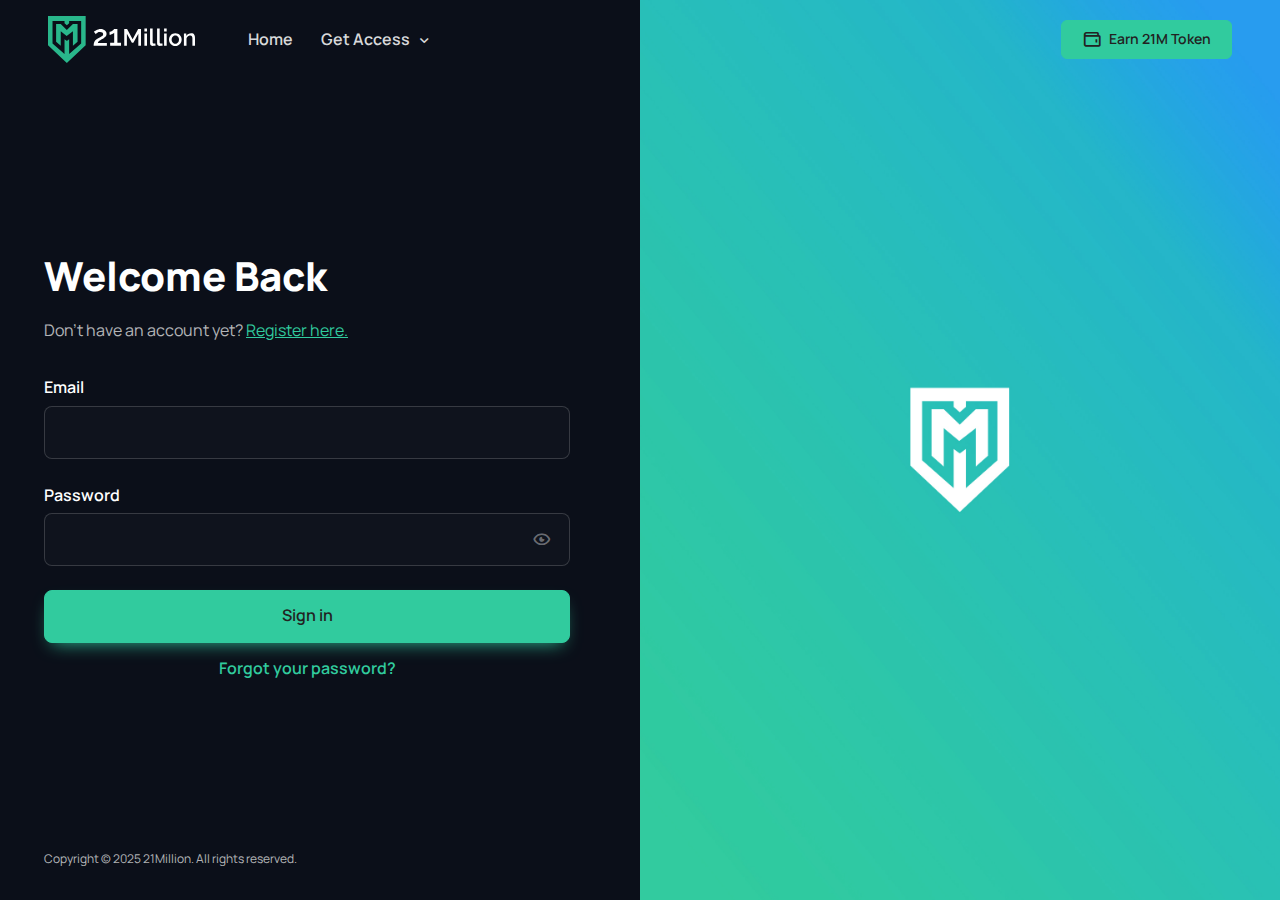
<file: sign-in.html>
<!DOCTYPE html>
<html lang="en" data-bs-theme="dark">
  
<!-- Mirrored from 21million.finance/sign-in by HTTrack Website Copier/3.x [XR&CO'2014], Sat, 06 Sep 2025 10:45:22 GMT -->
<!-- Added by HTTrack --><meta http-equiv="content-type" content="text/html;charset=UTF-8" /><!-- /Added by HTTrack -->
<head>
    <meta charset="utf-8">
    <title>21Million Token on Binance Smart Chain</title>
    <meta name="description" content="21Million Token on Binance Smart Chain">
    <meta name="keywords" content="">
    <meta name="author" content="21Million">
    <meta name="viewport" content="width=device-width, initial-scale=1">
    <script src="assets/js/theme-switcher.js"></script>
    <link rel="apple-touch-icon" sizes="180x180" href="assets/favicon/apple-touch-icon.png">
    <link rel="icon" type="image/png" sizes="32x32" href="assets/favicon/favicon-32x32.png">
    <link rel="icon" type="image/png" sizes="16x16" href="assets/favicon/favicon-16x16.png">
    <link rel="manifest" href="assets/favicon/site.webmanifest">
    <link rel="mask-icon" href="assets/favicon/safari-pinned-tab.svg" color="#31CB9E">
    <link rel="shortcut icon" href="assets/img/icon.png">
    <meta name="msapplication-TileColor" content="#080032">
    <meta name="msapplication-config" content="https://21million.finance/assets/favicon/browserconfig.xml">
    <meta name="theme-color" content="#ffffff">
    <link rel="stylesheet" media="screen" href="assets/vendor/boxicons/css/boxicons.min.css">
    <link rel="stylesheet" media="screen" href="assets/vendor/swiper/swiper-bundle.min.css">
    <link rel="stylesheet" media="screen" href="assets/vendor/lightgallery/css/lightgallery-bundle.min.css">
        <link rel="stylesheet" media="screen" href="assets/css/theme.min.css">
    <link rel="stylesheet" media="screen" href="assets/css/21m8e5e.css?v=15">
    <style>
      .page-loading {
        position: fixed;
        top: 0;
        right: 0;
        bottom: 0;
        left: 0;
        width: 100%;
        height: 100%;
        -webkit-transition: all .4s .2s ease-in-out;
        transition: all .4s .2s ease-in-out;
        background-color: #fff;
        opacity: 0;
        visibility: hidden;
        z-index: 9999;
      }
      [data-bs-theme="dark"] .page-loading {
        background-color: #0b0f19;
      }
      .page-loading.active {
        opacity: 1;
        visibility: visible;
      }
      .page-loading-inner {
        position: absolute;
        top: 50%;
        left: 0;
        width: 100%;
        text-align: center;
        -webkit-transform: translateY(-50%);
        transform: translateY(-50%);
        -webkit-transition: opacity .2s ease-in-out;
        transition: opacity .2s ease-in-out;
        opacity: 0;
      }
      .page-loading.active > .page-loading-inner {
        opacity: 1;
      }
      .page-loading-inner > span {
        display: block;
        font-size: 1rem;
        font-weight: normal;
        color: #9397ad;
      }
      [data-bs-theme="dark"] .page-loading-inner > span {
        color: #fff;
        opacity: .6;
      }
      .page-spinner {
        display: inline-block;
        width: 2.75rem;
        height: 2.75rem;
        margin-bottom: .75rem;
        vertical-align: text-bottom;
        border: .15em solid #b4b7c9;
        border-right-color: transparent;
        border-radius: 50%;
        -webkit-animation: spinner .75s linear infinite;
        animation: spinner .75s linear infinite;
      }
      [data-bs-theme="dark"] .page-spinner {
        border-color: rgba(255,255,255,.4);
        border-right-color: transparent;
      }
      @-webkit-keyframes spinner {
        100% {
          -webkit-transform: rotate(360deg);
          transform: rotate(360deg);
        }
      }
      @keyframes spinner {
        100% {
          -webkit-transform: rotate(360deg);
          transform: rotate(360deg);
        }
      }
    </style>
    <script>
      (function () {
        window.onload = function () {
          const preloader = document.querySelector('.page-loading');
          preloader.classList.remove('active');
          setTimeout(function () {
            preloader.remove();
          }, 1000);
        };
      })();
    </script>
  </head>

  <body>

    <div class="page-loading active">
      <div class="page-loading-inner">
        <div class="page-spinner"></div><span>Loading...</span>
      </div>
    </div>

    <main class="page-wrapper">

      <header class="header navbar navbar-expand-lg position-absolute navbar-sticky">
        <div class="container px-3">
          <a href="index.html" class="navbar-brand pe-3">
                        <img src="assets/img/logo-dark.svg" height="47" alt="21Million" class="light-mode-img" style="height:47px;">        
            <img src="assets/img/logo.svg" height="47" alt="21Million" class="dark-mode-img" style="height:47px;">            
                      </a>
          <div id="navbarNav" class="offcanvas offcanvas-end">
            <div class="offcanvas-header border-bottom">
              <h5 class="offcanvas-title">Menu</h5>
              <button type="button" class="btn-close btn-close-white" data-bs-dismiss="offcanvas" aria-label="Close"></button>
            </div>
            <div class="offcanvas-body">
              <ul class="navbar-nav me-auto mb-2 mb-lg-0">
                <li class="nav-item">
                  <a href="index.html" class="nav-link">Home</a>
                </li>
                                <li class="nav-item dropdown">
                  <a href="#" class="nav-link dropdown-toggle" data-bs-toggle="dropdown" aria-current="page">Get Access</a>
                  <ul class="dropdown-menu">
                    <li><a href="sign-up.html" class="dropdown-item">Register</a></li>
                    <li><a href="sign-in.html" class="dropdown-item">Log In</a></li>
                  </ul>
                </li>
                                              </ul>
            </div>
            <div class="offcanvas-header border-top border-light">
              <a href="https://t.me/Reward21MillionBot" target="_blank" class="btn btn-primary w-100" rel="noopener">
                <i class="bx bx-wallet fs-4 lh-1 me-1"></i>
                &nbsp;Earn 21M Token
              </a>
            </div>      
          </div>
          <button type="button" class="navbar-toggler" data-bs-toggle="offcanvas" data-bs-target="#navbarNav" aria-controls="navbarNav" aria-expanded="false" aria-label="Toggle navigation">
            <span class="navbar-toggler-icon"></span>
          </button>
          <a href="https://t.me/Reward21MillionBot" target="_blank" class="btn btn-primary btn-sm fs-sm rounded d-none d-lg-inline-flex" rel="noopener">
            <i class="bx bx-wallet fs-5 lh-1 me-1"></i>
            &nbsp;Earn 21M Token
          </a>
        </div>
      </header><section class="position-relative h-100 pt-5 pb-4">

    <div class="container d-flex flex-wrap justify-content-center justify-content-xl-start h-100 pt-5">
        <div class="w-100 align-self-end pt-1 pt-md-4 pb-4" style="max-width: 526px;">
            <h1 class="text-center text-xl-start">Welcome Back</h1>
            <p class="text-center text-xl-start pb-3 mb-3">Don’t have an account yet? <a href="sign-up.html">Register here.</a></p>
            <form method="POST" class="needs-validation form-js" action="https://21million.finance/sign-in/check" novalidate>
                <div class="row">
                    <div class="col-12 form-response"></div>
                    <div class="col-12">
                        <div class="position-relative mb-4">
                            <label for="email" class="form-label fs-base">Email</label>
                            <input type="email" id="email" class="form-control form-control-lg" name="email" required>
                            <div class="invalid-feedback position-absolute start-0 top-100">Please enter a valid email address!</div>
                        </div>
                    </div>
                    <div class="col-12 mb-4">
                        <label for="password" class="form-label fs-base">Password</label>
                        <div class="password-toggle">
                            <input type="password" id="password" class="form-control form-control-lg" name="password" required>
                            <label class="password-toggle-btn" aria-label="Show/hide password">
                                <input class="password-toggle-check" type="checkbox">
                                <span class="password-toggle-indicator"></span>
                            </label>
                            <div class="invalid-feedback position-absolute start-0 top-100">Please enter a password!</div>
                        </div>
                    </div>
                </div>
                <button type="submit" class="btn btn-primary shadow-primary btn-lg w-100">Sign in</button>
            </form>
            <a href="sign-in/reset-password.html" class="btn btn-link btn-lg w-100">Forgot your password?</a>
        </div>
        <div class="w-100 align-self-end">
            <p class="nav d-block fs-xs text-center text-xl-start pb-2 mb-0">
                Copyright &copy; 2025 21Million. All rights reserved.
            </p>    
        </div>
    </div>

    <div class="position-absolute top-0 end-0 w-50 h-100 bg-position-center bg-repeat-0 bg-size-cover d-none d-xl-block" style="background-image: url(assets/img/account/signin-bg.jpg);"></div>
</section>
    </main>

    <a href="#top" class="btn-scroll-top" data-scroll>
      <span class="btn-scroll-top-tooltip text-muted fs-sm me-2">Top</span>
      <i class="btn-scroll-top-icon bx bx-chevron-up"></i>
    </a>

    <script src="assets/js/theme.min.js"></script>
    <script src="assets/js/jquery.min.js"></script>
    <script src="assets/js/custom.js"></script>
  </body>

<!-- Mirrored from 21million.finance/sign-in by HTTrack Website Copier/3.x [XR&CO'2014], Sat, 06 Sep 2025 10:45:22 GMT -->
</html>
</file>
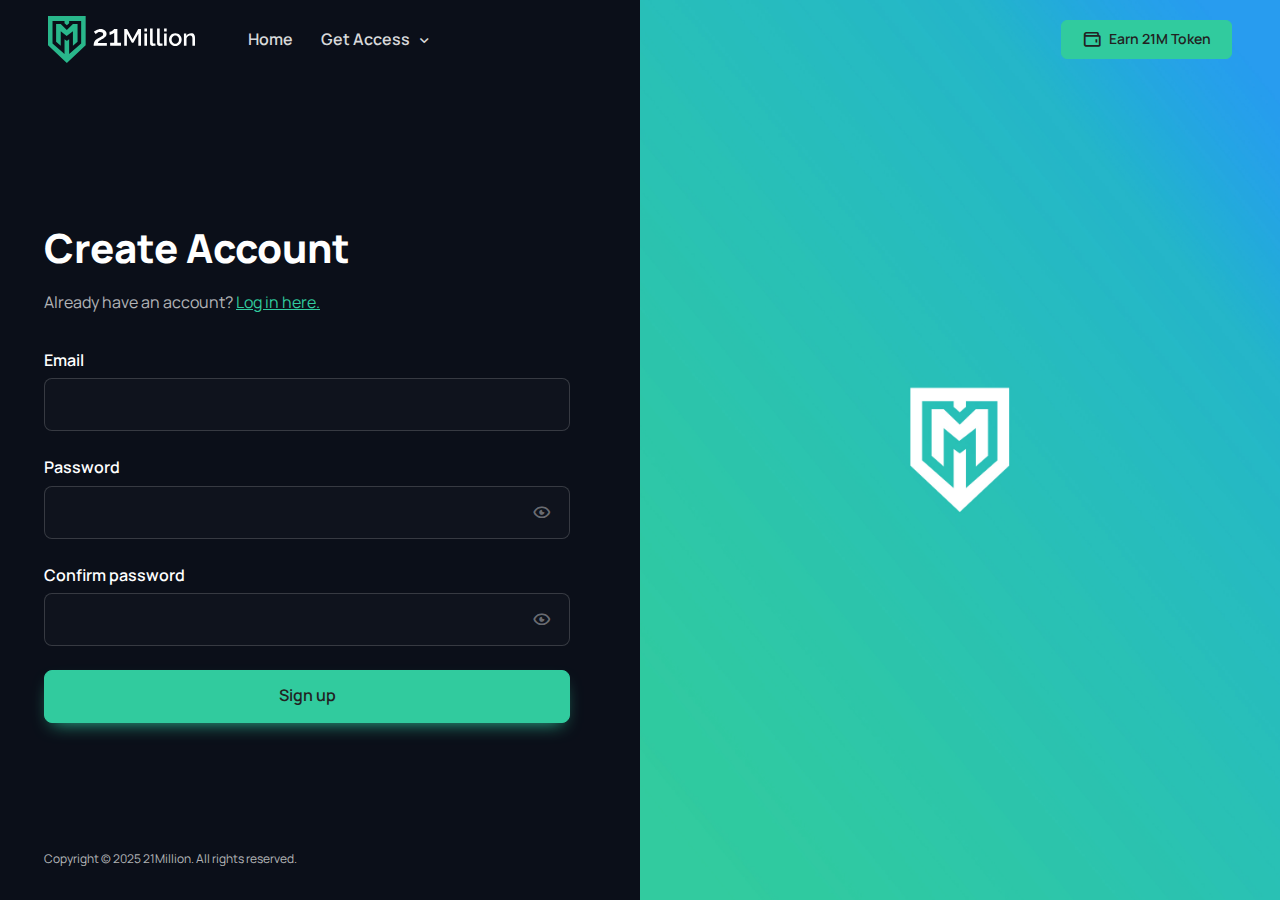
<file: sign-up.html>
<!DOCTYPE html>
<html lang="en" data-bs-theme="dark">
  
<!-- Mirrored from 21million.finance/sign-up by HTTrack Website Copier/3.x [XR&CO'2014], Sat, 06 Sep 2025 10:45:20 GMT -->
<!-- Added by HTTrack --><meta http-equiv="content-type" content="text/html;charset=UTF-8" /><!-- /Added by HTTrack -->
<head>
    <meta charset="utf-8">
    <title>21Million Token on Binance Smart Chain</title>
    <meta name="description" content="21Million Token on Binance Smart Chain">
    <meta name="keywords" content="">
    <meta name="author" content="21Million">
    <meta name="viewport" content="width=device-width, initial-scale=1">
    <script src="assets/js/theme-switcher.js"></script>
    <link rel="apple-touch-icon" sizes="180x180" href="assets/favicon/apple-touch-icon.png">
    <link rel="icon" type="image/png" sizes="32x32" href="assets/favicon/favicon-32x32.png">
    <link rel="icon" type="image/png" sizes="16x16" href="assets/favicon/favicon-16x16.png">
    <link rel="manifest" href="assets/favicon/site.webmanifest">
    <link rel="mask-icon" href="assets/favicon/safari-pinned-tab.svg" color="#31CB9E">
    <link rel="shortcut icon" href="assets/img/icon.png">
    <meta name="msapplication-TileColor" content="#080032">
    <meta name="msapplication-config" content="https://21million.finance/assets/favicon/browserconfig.xml">
    <meta name="theme-color" content="#ffffff">
    <link rel="stylesheet" media="screen" href="assets/vendor/boxicons/css/boxicons.min.css">
    <link rel="stylesheet" media="screen" href="assets/vendor/swiper/swiper-bundle.min.css">
    <link rel="stylesheet" media="screen" href="assets/vendor/lightgallery/css/lightgallery-bundle.min.css">
        <link rel="stylesheet" media="screen" href="assets/css/theme.min.css">
    <link rel="stylesheet" media="screen" href="assets/css/21m8e5e.css?v=15">
    <style>
      .page-loading {
        position: fixed;
        top: 0;
        right: 0;
        bottom: 0;
        left: 0;
        width: 100%;
        height: 100%;
        -webkit-transition: all .4s .2s ease-in-out;
        transition: all .4s .2s ease-in-out;
        background-color: #fff;
        opacity: 0;
        visibility: hidden;
        z-index: 9999;
      }
      [data-bs-theme="dark"] .page-loading {
        background-color: #0b0f19;
      }
      .page-loading.active {
        opacity: 1;
        visibility: visible;
      }
      .page-loading-inner {
        position: absolute;
        top: 50%;
        left: 0;
        width: 100%;
        text-align: center;
        -webkit-transform: translateY(-50%);
        transform: translateY(-50%);
        -webkit-transition: opacity .2s ease-in-out;
        transition: opacity .2s ease-in-out;
        opacity: 0;
      }
      .page-loading.active > .page-loading-inner {
        opacity: 1;
      }
      .page-loading-inner > span {
        display: block;
        font-size: 1rem;
        font-weight: normal;
        color: #9397ad;
      }
      [data-bs-theme="dark"] .page-loading-inner > span {
        color: #fff;
        opacity: .6;
      }
      .page-spinner {
        display: inline-block;
        width: 2.75rem;
        height: 2.75rem;
        margin-bottom: .75rem;
        vertical-align: text-bottom;
        border: .15em solid #b4b7c9;
        border-right-color: transparent;
        border-radius: 50%;
        -webkit-animation: spinner .75s linear infinite;
        animation: spinner .75s linear infinite;
      }
      [data-bs-theme="dark"] .page-spinner {
        border-color: rgba(255,255,255,.4);
        border-right-color: transparent;
      }
      @-webkit-keyframes spinner {
        100% {
          -webkit-transform: rotate(360deg);
          transform: rotate(360deg);
        }
      }
      @keyframes spinner {
        100% {
          -webkit-transform: rotate(360deg);
          transform: rotate(360deg);
        }
      }
    </style>
    <script>
      (function () {
        window.onload = function () {
          const preloader = document.querySelector('.page-loading');
          preloader.classList.remove('active');
          setTimeout(function () {
            preloader.remove();
          }, 1000);
        };
      })();
    </script>
  </head>

  <body>

    <div class="page-loading active">
      <div class="page-loading-inner">
        <div class="page-spinner"></div><span>Loading...</span>
      </div>
    </div>

    <main class="page-wrapper">

      <header class="header navbar navbar-expand-lg position-absolute navbar-sticky">
        <div class="container px-3">
          <a href="index.html" class="navbar-brand pe-3">
                        <img src="assets/img/logo-dark.svg" height="47" alt="21Million" class="light-mode-img" style="height:47px;">        
            <img src="assets/img/logo.svg" height="47" alt="21Million" class="dark-mode-img" style="height:47px;">            
                      </a>
          <div id="navbarNav" class="offcanvas offcanvas-end">
            <div class="offcanvas-header border-bottom">
              <h5 class="offcanvas-title">Menu</h5>
              <button type="button" class="btn-close btn-close-white" data-bs-dismiss="offcanvas" aria-label="Close"></button>
            </div>
            <div class="offcanvas-body">
              <ul class="navbar-nav me-auto mb-2 mb-lg-0">
                <li class="nav-item">
                  <a href="index.html" class="nav-link">Home</a>
                </li>
                                <li class="nav-item dropdown">
                  <a href="#" class="nav-link dropdown-toggle" data-bs-toggle="dropdown" aria-current="page">Get Access</a>
                  <ul class="dropdown-menu">
                    <li><a href="sign-up.html" class="dropdown-item">Register</a></li>
                    <li><a href="sign-in.html" class="dropdown-item">Log In</a></li>
                  </ul>
                </li>
                                              </ul>
            </div>
            <div class="offcanvas-header border-top border-light">
              <a href="https://t.me/Reward21MillionBot" target="_blank" class="btn btn-primary w-100" rel="noopener">
                <i class="bx bx-wallet fs-4 lh-1 me-1"></i>
                &nbsp;Earn 21M Token
              </a>
            </div>      
          </div>
          <button type="button" class="navbar-toggler" data-bs-toggle="offcanvas" data-bs-target="#navbarNav" aria-controls="navbarNav" aria-expanded="false" aria-label="Toggle navigation">
            <span class="navbar-toggler-icon"></span>
          </button>
          <a href="https://t.me/Reward21MillionBot" target="_blank" class="btn btn-primary btn-sm fs-sm rounded d-none d-lg-inline-flex" rel="noopener">
            <i class="bx bx-wallet fs-5 lh-1 me-1"></i>
            &nbsp;Earn 21M Token
          </a>
        </div>
      </header><section class="position-relative h-100 pt-5 pb-4">

        <div class="container d-flex flex-wrap justify-content-center justify-content-xl-start h-100 pt-5">
          <div class="w-100 align-self-end pt-1 pt-md-4 pb-4" style="max-width: 526px;">
            <h1 class="text-center text-xl-start">Create Account</h1>
            <p class="text-center text-xl-start pb-3 mb-3">Already have an account? <a href="sign-in.html">Log in here.</a></p>
            <form method="POST" class="needs-validation form-js" action="https://21million.finance/sign-up/check" novalidate>
              <div class="row">
                <div class="col-12 form-response"></div>
                <div class="col-12">
                  <div class="position-relative mb-4">
                    <label for="email" class="form-label fs-base">Email</label>
                    <input type="email" id="email" class="form-control form-control-lg" name="email" required>
                    <div class="invalid-feedback position-absolute start-0 top-100">Please enter a valid email address!</div>
                  </div>
                </div>
                <div class="col-12 mb-4">
                  <label for="password" class="form-label fs-base">Password</label>
                  <div class="password-toggle">
                    <input type="password" id="password" class="form-control form-control-lg" name="password" required>
                    <label class="password-toggle-btn" aria-label="Show/hide password">
                      <input class="password-toggle-check" type="checkbox">
                      <span class="password-toggle-indicator"></span>
                    </label>
                    <div class="invalid-feedback position-absolute start-0 top-100">Please enter a password!</div>
                  </div>
                </div>
                <div class="col-12 mb-4">
                  <label for="password-confirm" class="form-label fs-base">Confirm password</label>
                  <div class="password-toggle">
                    <input type="password" id="password-confirm" class="form-control form-control-lg" name="password_repeat" required>
                    <label class="password-toggle-btn" aria-label="Show/hide password">
                      <input class="password-toggle-check" type="checkbox">
                      <span class="password-toggle-indicator"></span>
                    </label>
                    <div class="invalid-feedback position-absolute start-0 top-100">Please enter a password!</div>
                  </div>
                </div>
              </div>
              <button type="submit" class="btn btn-primary shadow-primary btn-lg w-100">Sign up</button>
            </form>
          </div>
          <div class="w-100 align-self-end">
            <p class="nav d-block fs-xs text-center text-xl-start pb-2 mb-0">
              Copyright &copy; 2025 21Million. All rights reserved.
            </p>    
          </div>
        </div>
        
        <div class="position-absolute top-0 end-0 w-50 h-100 bg-position-center bg-repeat-0 bg-size-cover d-none d-xl-block" style="background-image: url(assets/img/account/signin-bg.jpg);"></div>
      </section>
    </main>

    <a href="#top" class="btn-scroll-top" data-scroll>
      <span class="btn-scroll-top-tooltip text-muted fs-sm me-2">Top</span>
      <i class="btn-scroll-top-icon bx bx-chevron-up"></i>
    </a>

    <script src="assets/js/theme.min.js"></script>
    <script src="assets/js/jquery.min.js"></script>
    <script src="assets/js/custom.js"></script>
  </body>

<!-- Mirrored from 21million.finance/sign-up by HTTrack Website Copier/3.x [XR&CO'2014], Sat, 06 Sep 2025 10:45:22 GMT -->
</html>
</file>
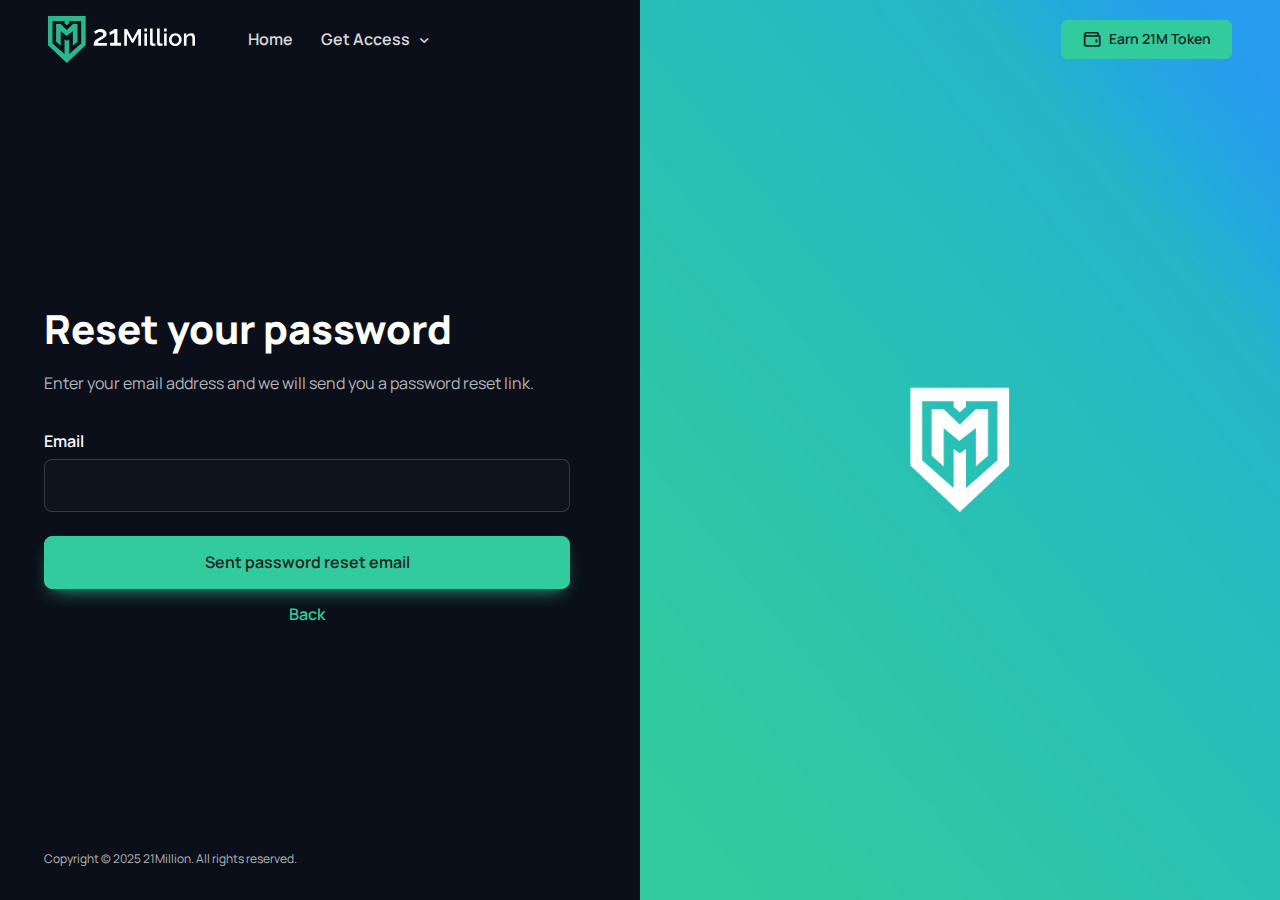
<file: sign-in/reset-password.html>
<!DOCTYPE html>
<html lang="en" data-bs-theme="dark">
  
<!-- Mirrored from 21million.finance/sign-in/reset-password by HTTrack Website Copier/3.x [XR&CO'2014], Sat, 06 Sep 2025 10:45:44 GMT -->
<!-- Added by HTTrack --><meta http-equiv="content-type" content="text/html;charset=UTF-8" /><!-- /Added by HTTrack -->
<head>
    <meta charset="utf-8">
    <title>21Million Token on Binance Smart Chain</title>
    <meta name="description" content="21Million Token on Binance Smart Chain">
    <meta name="keywords" content="">
    <meta name="author" content="21Million">
    <meta name="viewport" content="width=device-width, initial-scale=1">
    <script src="../assets/js/theme-switcher.js"></script>
    <link rel="apple-touch-icon" sizes="180x180" href="../assets/favicon/apple-touch-icon.png">
    <link rel="icon" type="image/png" sizes="32x32" href="../assets/favicon/favicon-32x32.png">
    <link rel="icon" type="image/png" sizes="16x16" href="../assets/favicon/favicon-16x16.png">
    <link rel="manifest" href="../assets/favicon/site.webmanifest">
    <link rel="mask-icon" href="../assets/favicon/safari-pinned-tab.svg" color="#31CB9E">
    <link rel="shortcut icon" href="../assets/img/icon.png">
    <meta name="msapplication-TileColor" content="#080032">
    <meta name="msapplication-config" content="https://21million.finance/assets/favicon/browserconfig.xml">
    <meta name="theme-color" content="#ffffff">
    <link rel="stylesheet" media="screen" href="../assets/vendor/boxicons/css/boxicons.min.css">
    <link rel="stylesheet" media="screen" href="../assets/vendor/swiper/swiper-bundle.min.css">
    <link rel="stylesheet" media="screen" href="../assets/vendor/lightgallery/css/lightgallery-bundle.min.css">
        <link rel="stylesheet" media="screen" href="../assets/css/theme.min.css">
    <link rel="stylesheet" media="screen" href="../assets/css/21m8e5e.css?v=15">
    <style>
      .page-loading {
        position: fixed;
        top: 0;
        right: 0;
        bottom: 0;
        left: 0;
        width: 100%;
        height: 100%;
        -webkit-transition: all .4s .2s ease-in-out;
        transition: all .4s .2s ease-in-out;
        background-color: #fff;
        opacity: 0;
        visibility: hidden;
        z-index: 9999;
      }
      [data-bs-theme="dark"] .page-loading {
        background-color: #0b0f19;
      }
      .page-loading.active {
        opacity: 1;
        visibility: visible;
      }
      .page-loading-inner {
        position: absolute;
        top: 50%;
        left: 0;
        width: 100%;
        text-align: center;
        -webkit-transform: translateY(-50%);
        transform: translateY(-50%);
        -webkit-transition: opacity .2s ease-in-out;
        transition: opacity .2s ease-in-out;
        opacity: 0;
      }
      .page-loading.active > .page-loading-inner {
        opacity: 1;
      }
      .page-loading-inner > span {
        display: block;
        font-size: 1rem;
        font-weight: normal;
        color: #9397ad;
      }
      [data-bs-theme="dark"] .page-loading-inner > span {
        color: #fff;
        opacity: .6;
      }
      .page-spinner {
        display: inline-block;
        width: 2.75rem;
        height: 2.75rem;
        margin-bottom: .75rem;
        vertical-align: text-bottom;
        border: .15em solid #b4b7c9;
        border-right-color: transparent;
        border-radius: 50%;
        -webkit-animation: spinner .75s linear infinite;
        animation: spinner .75s linear infinite;
      }
      [data-bs-theme="dark"] .page-spinner {
        border-color: rgba(255,255,255,.4);
        border-right-color: transparent;
      }
      @-webkit-keyframes spinner {
        100% {
          -webkit-transform: rotate(360deg);
          transform: rotate(360deg);
        }
      }
      @keyframes spinner {
        100% {
          -webkit-transform: rotate(360deg);
          transform: rotate(360deg);
        }
      }
    </style>
    <script>
      (function () {
        window.onload = function () {
          const preloader = document.querySelector('.page-loading');
          preloader.classList.remove('active');
          setTimeout(function () {
            preloader.remove();
          }, 1000);
        };
      })();
    </script>
  </head>

  <body>

    <div class="page-loading active">
      <div class="page-loading-inner">
        <div class="page-spinner"></div><span>Loading...</span>
      </div>
    </div>

    <main class="page-wrapper">

      <header class="header navbar navbar-expand-lg position-absolute navbar-sticky">
        <div class="container px-3">
          <a href="../index.html" class="navbar-brand pe-3">
                        <img src="../assets/img/logo-dark.svg" height="47" alt="21Million" class="light-mode-img" style="height:47px;">        
            <img src="../assets/img/logo.svg" height="47" alt="21Million" class="dark-mode-img" style="height:47px;">            
                      </a>
          <div id="navbarNav" class="offcanvas offcanvas-end">
            <div class="offcanvas-header border-bottom">
              <h5 class="offcanvas-title">Menu</h5>
              <button type="button" class="btn-close btn-close-white" data-bs-dismiss="offcanvas" aria-label="Close"></button>
            </div>
            <div class="offcanvas-body">
              <ul class="navbar-nav me-auto mb-2 mb-lg-0">
                <li class="nav-item">
                  <a href="../index.html" class="nav-link">Home</a>
                </li>
                                <li class="nav-item dropdown">
                  <a href="#" class="nav-link dropdown-toggle" data-bs-toggle="dropdown" aria-current="page">Get Access</a>
                  <ul class="dropdown-menu">
                    <li><a href="../sign-up.html" class="dropdown-item">Register</a></li>
                    <li><a href="../sign-in.html" class="dropdown-item">Log In</a></li>
                  </ul>
                </li>
                                              </ul>
            </div>
            <div class="offcanvas-header border-top border-light">
              <a href="https://t.me/Reward21MillionBot" target="_blank" class="btn btn-primary w-100" rel="noopener">
                <i class="bx bx-wallet fs-4 lh-1 me-1"></i>
                &nbsp;Earn 21M Token
              </a>
            </div>      
          </div>
          <button type="button" class="navbar-toggler" data-bs-toggle="offcanvas" data-bs-target="#navbarNav" aria-controls="navbarNav" aria-expanded="false" aria-label="Toggle navigation">
            <span class="navbar-toggler-icon"></span>
          </button>
          <a href="https://t.me/Reward21MillionBot" target="_blank" class="btn btn-primary btn-sm fs-sm rounded d-none d-lg-inline-flex" rel="noopener">
            <i class="bx bx-wallet fs-5 lh-1 me-1"></i>
            &nbsp;Earn 21M Token
          </a>
        </div>
      </header><section class="position-relative h-100 pt-5 pb-4">

    <div class="container d-flex flex-wrap justify-content-center justify-content-xl-start h-100 pt-5">
        <div class="w-100 align-self-end pt-1 pt-md-4 pb-4" style="max-width: 526px;">
            <h1 class="text-center text-xl-start">Reset your password</h1>
            <p class="text-center text-xl-start pb-3 mb-3">Enter your email address and we will send you a password reset link.</p>
            <form method="POST" class="needs-validation form-js" action="https://21million.finance/sign-in/reset-password/check" novalidate>
                <div class="row">
                    <div class="col-12 form-response"></div>
                    <div class="col-12">
                        <div class="position-relative mb-4">
                            <label for="email" class="form-label fs-base">Email</label>
                            <input type="email" id="email" class="form-control form-control-lg" name="email" required>
                            <div class="invalid-feedback position-absolute start-0 top-100">Please enter a valid email address!</div>
                        </div>
                    </div>
                </div>
                <button type="submit" class="btn btn-primary shadow-primary btn-lg w-100">Sent password reset email</button>
            </form>
            <a href="../sign-in.html" class="btn btn-link btn-lg w-100">Back</a>
        </div>
        <div class="w-100 align-self-end">
            <p class="nav d-block fs-xs text-center text-xl-start pb-2 mb-0">
                Copyright &copy; 2025 21Million. All rights reserved.
            </p>    
        </div>
    </div>

    <div class="position-absolute top-0 end-0 w-50 h-100 bg-position-center bg-repeat-0 bg-size-cover d-none d-xl-block" style="background-image: url(../assets/img/account/signin-bg.jpg);"></div>
</section>
    </main>

    <a href="#top" class="btn-scroll-top" data-scroll>
      <span class="btn-scroll-top-tooltip text-muted fs-sm me-2">Top</span>
      <i class="btn-scroll-top-icon bx bx-chevron-up"></i>
    </a>

    <script src="../assets/js/theme.min.js"></script>
    <script src="../assets/js/jquery.min.js"></script>
    <script src="../assets/js/custom.js"></script>
  </body>

<!-- Mirrored from 21million.finance/sign-in/reset-password by HTTrack Website Copier/3.x [XR&CO'2014], Sat, 06 Sep 2025 10:45:44 GMT -->
</html>
</file>
<file: assets/css/21m8e5e.css>
a, .btn-link {
    color: rgb(49, 203, 158);
}
.btn-link:hover {
    color: rgb(39, 162, 126);
}
.text-primary {
    color: rgb(49, 203, 158) !important;
}
.active {
    color: rgb(49, 203, 158) !important;
}
.dropdown-item:hover, .dropdown-item:focus {
    color: rgb(39, 162, 126);
}
.nav-link:hover, .nav-link:focus, .nav-link:active, .navbar-nav .nav-link.active, .navbar-nav .nav-link.show, .navbar .nav-item:hover>.nav-link:not(.disabled) {
    color: #27A07D !important;
}
.dropdown-menu-dark li:hover>.dropdown-item, [data-bs-theme=dark] .dropdown-menu:not([data-bs-theme=light]) li:hover>.dropdown-item {
    color: #27A07D !important;
}
.list-group-item-action:hover, .list-group-item-action:focus {
    color: #27A07D;
    background-color: rgba(49, 203, 158, .1);
}
.list-group-item.active {
    color: #fff !important;
    background-color: rgb(49, 203, 158);
    box-shadow: 0 0.5rem 1.125rem -0.5rem rgba(49, 203, 158,.9);
}
.swiper-pagination-bullet-active {
    background-color: rgb(49, 203, 158) !important;
}
.accordion-button:not(.collapsed)::after {
    background-color: rgb(49, 203, 158);
}
.btn-primary {
    background-color: rgb(49, 203, 158) !important;
    border-color: rgb(49, 203, 158) !important;
    color: rgb(34, 34, 34) !important;
}
.btn-primary:hover, .btn-primary:active {
    background-color: rgb(39, 162, 126) !important;
    border-color: rgb(39, 162, 126) !important;
}
.btn-outline-primary {
    color: #31CB9E !important;
    border-color: rgb(49, 203, 158) !important;
}
.btn-outline-primary:hover, .btn-outline-primary:active {
    color: rgb(34, 34, 34) !important;
    background-color: rgb(49, 203, 158) !important;
    border-color: rgb(49, 203, 158) !important;
}
.bg-primary {
    background-color: rgb(49, 203, 158) !important;
}
.btn-video:hover, .btn-video:active {
    color: rgb(34, 34, 34) !important;
    background-color: rgb(39, 162, 126) !important;
    border-color: rgb(39, 162, 126) !important;
    box-shadow: 0 0.5rem 1.125rem -0.5rem rgba(49, 203, 158,.9) !important;
}
.shadow-primary {
    box-shadow: 0 0.5rem 1.125rem -0.5rem rgba(49, 203, 158,.9) !important;
}
.form-control:focus {
    border-color: rgba(49, 203, 158,.35);
    box-shadow: 0 0.5rem 1.125rem -0.5rem rgba(49, 203, 158,.2);
}
.accordion-button:not(.collapsed)::after {
    box-shadow: 0 0.5rem 1.125rem -0.5rem rgba(49, 203, 158,.6);
}
.text-gradient-primary {
    background-image: linear-gradient(to right, #31cb9e, #F7931A, #F7931A);
}
.form-check .form-check-label {
    color:#33354d !important;
}
.form-select option {
    color:#000;
}
#customRange::-webkit-slider-thumb {
    -webkit-appearance: none;
    background-color: #31CB9E;
    border: none;
    height: 20px;
    width: 20px;
    border-radius: 50%;
    margin-top: -7px;
}
#customRange::-moz-range-thumb {
    background-color: #31CB9E;
    border: none;
    height: 20px;
    width: 20px;
    border-radius: 50%;
}
.presale-countdown li {
    display: inline-block;
    font-size: 1.5em;
    list-style-type: none;
    padding: 0px .5em;
    text-transform: uppercase;
}
.presale-countdown li span {
    display: block;
}
[data-bs-theme=dark] .form-switch:not([data-bs-theme=light]).mode-switch .form-check-input:checked~.form-check-label:first-of-type, [data-bs-theme=dark] .form-switch:not([data-bs-theme=light]).price-switch .form-check-input:checked~.form-check-label:first-of-type {
    color: rgba(255,255,255,.6) !important;
}
[data-bs-theme=dark] .form-switch:not([data-bs-theme=light]).mode-switch .form-check-input:checked~.form-check-label:last-of-type, [data-bs-theme=dark] .form-switch:not([data-bs-theme=light]).price-switch .form-check-input:checked~.form-check-label:last-of-type {
    color: #fff !important;
}
[data-bs-theme=dark] .form-check:not([data-bs-theme=light]) .form-check-input:checked:not(.is-invalid):not(:invalid) {
    border-color: rgb(49, 203, 158) !important;
}
[data-bs-theme=dark] .form-switch:not([data-bs-theme=light]).mode-switch .form-check-input, [data-bs-theme=dark] .form-switch:not([data-bs-theme=light]).price-switch .form-check-input {
    background-color: rgb(49, 203, 158) !important;
}
.grecaptcha-badge {
    visibility: hidden;
}
</file>
<file: assets/vendor/lightgallery/css/lightgallery-bundle.min.css>
@font-face{font-family:lg;src:url(../fonts/lgb687.woff2?io9a6k) format("woff2"),url(../fonts/lgb687.ttf?io9a6k) format("truetype"),url(../fonts/lgb687.woff?io9a6k) format("woff"),url(../fonts/lgb687.svg?io9a6k#lg) format("svg");font-weight:400;font-style:normal;font-display:block}.lg-icon{font-family:lg!important;speak:never;font-style:normal;font-weight:400;font-variant:normal;text-transform:none;line-height:1;-webkit-font-smoothing:antialiased;-moz-osx-font-smoothing:grayscale}.lg-container{font-family:system-ui,-apple-system,'Segoe UI',Roboto,'Helvetica Neue',Arial,'Noto Sans','Liberation Sans',sans-serif,'Apple Color Emoji','Segoe UI Emoji','Segoe UI Symbol','Noto Color Emoji'}.lg-next,.lg-prev{background-color:rgba(0,0,0,.45);border-radius:2px;color:#999;cursor:pointer;display:block;font-size:22px;margin-top:-10px;padding:8px 10px 9px;position:absolute;top:50%;z-index:1084;outline:0;border:none}.lg-next.disabled,.lg-prev.disabled{opacity:0!important;cursor:default}.lg-next:hover:not(.disabled),.lg-prev:hover:not(.disabled){color:#fff}.lg-single-item .lg-next,.lg-single-item .lg-prev{display:none}.lg-next{right:20px}.lg-next:before{content:'\e095'}.lg-prev{left:20px}.lg-prev:after{content:'\e094'}@-webkit-keyframes lg-right-end{0%{left:0}50%{left:-30px}100%{left:0}}@-moz-keyframes lg-right-end{0%{left:0}50%{left:-30px}100%{left:0}}@-ms-keyframes lg-right-end{0%{left:0}50%{left:-30px}100%{left:0}}@keyframes lg-right-end{0%{left:0}50%{left:-30px}100%{left:0}}@-webkit-keyframes lg-left-end{0%{left:0}50%{left:30px}100%{left:0}}@-moz-keyframes lg-left-end{0%{left:0}50%{left:30px}100%{left:0}}@-ms-keyframes lg-left-end{0%{left:0}50%{left:30px}100%{left:0}}@keyframes lg-left-end{0%{left:0}50%{left:30px}100%{left:0}}.lg-outer.lg-right-end .lg-object{-webkit-animation:lg-right-end .3s;-o-animation:lg-right-end .3s;animation:lg-right-end .3s;position:relative}.lg-outer.lg-left-end .lg-object{-webkit-animation:lg-left-end .3s;-o-animation:lg-left-end .3s;animation:lg-left-end .3s;position:relative}.lg-toolbar{z-index:1082;left:0;position:absolute;top:0;width:100%}.lg-media-overlap .lg-toolbar{background-image:linear-gradient(0deg,rgba(0,0,0,0),rgba(0,0,0,.4))}.lg-toolbar .lg-icon{color:#999;cursor:pointer;float:right;font-size:24px;height:47px;line-height:27px;padding:10px 0;text-align:center;width:50px;text-decoration:none!important;outline:medium none;will-change:color;-webkit-transition:color .2s linear;-o-transition:color .2s linear;transition:color .2s linear;background:0 0;border:none;box-shadow:none}.lg-toolbar .lg-icon.lg-icon-18{font-size:18px}.lg-toolbar .lg-icon:hover{color:#fff}.lg-toolbar .lg-close:after{content:'\e070'}.lg-toolbar .lg-maximize{font-size:22px}.lg-toolbar .lg-maximize:after{content:'\e90a'}.lg-toolbar .lg-download:after{content:'\e0f2'}.lg-sub-html{color:#eee;font-size:16px;padding:10px 40px;text-align:center;z-index:1080;opacity:0;-webkit-transition:opacity .2s ease-out 0s;-o-transition:opacity .2s ease-out 0s;transition:opacity .2s ease-out 0s}.lg-sub-html h4{margin:0;font-size:13px;font-weight:700}.lg-sub-html p{font-size:12px;margin:5px 0 0}.lg-sub-html a{color:inherit}.lg-sub-html a:hover{text-decoration:underline}.lg-media-overlap .lg-sub-html{background-image:linear-gradient(180deg,rgba(0,0,0,0),rgba(0,0,0,.6))}.lg-item .lg-sub-html{position:absolute;bottom:0;right:0;left:0}.lg-error-msg{font-size:14px;color:#999}.lg-counter{color:#999;display:inline-block;font-size:16px;padding-left:20px;padding-top:12px;height:47px;vertical-align:middle}.lg-closing .lg-next,.lg-closing .lg-prev,.lg-closing .lg-sub-html,.lg-closing .lg-toolbar{opacity:0;-webkit-transition:-webkit-transform .08 cubic-bezier(0,0,.25,1) 0s,opacity .08 cubic-bezier(0,0,.25,1) 0s,color .08 linear;-moz-transition:-moz-transform .08 cubic-bezier(0,0,.25,1) 0s,opacity .08 cubic-bezier(0,0,.25,1) 0s,color .08 linear;-o-transition:-o-transform .08 cubic-bezier(0,0,.25,1) 0s,opacity .08 cubic-bezier(0,0,.25,1) 0s,color .08 linear;transition:transform .08 cubic-bezier(0,0,.25,1) 0s,opacity .08 cubic-bezier(0,0,.25,1) 0s,color .08 linear}body:not(.lg-from-hash) .lg-outer.lg-start-zoom .lg-item:not(.lg-zoomable) .lg-img-wrap,body:not(.lg-from-hash) .lg-outer.lg-start-zoom .lg-item:not(.lg-zoomable) .lg-video-cont{opacity:0;-moz-transform:scale3d(.5,.5,.5);-o-transform:scale3d(.5,.5,.5);-ms-transform:scale3d(.5,.5,.5);-webkit-transform:scale3d(.5,.5,.5);transform:scale3d(.5,.5,.5);will-change:transform,opacity;-webkit-transition:-webkit-transform 250ms cubic-bezier(0,0,.25,1) 0s,opacity 250ms cubic-bezier(0,0,.25,1)!important;-moz-transition:-moz-transform 250ms cubic-bezier(0,0,.25,1) 0s,opacity 250ms cubic-bezier(0,0,.25,1)!important;-o-transition:-o-transform 250ms cubic-bezier(0,0,.25,1) 0s,opacity 250ms cubic-bezier(0,0,.25,1)!important;transition:transform 250ms cubic-bezier(0,0,.25,1) 0s,opacity 250ms cubic-bezier(0,0,.25,1)!important}body:not(.lg-from-hash) .lg-outer.lg-start-zoom .lg-item:not(.lg-zoomable).lg-complete .lg-img-wrap,body:not(.lg-from-hash) .lg-outer.lg-start-zoom .lg-item:not(.lg-zoomable).lg-complete .lg-video-cont{opacity:1;-moz-transform:scale3d(1,1,1);-o-transform:scale3d(1,1,1);-ms-transform:scale3d(1,1,1);-webkit-transform:scale3d(1,1,1);transform:scale3d(1,1,1)}.lg-icon:focus-visible{color:#fff;border-radius:3px;outline:1px dashed rgba(255,255,255,.6)}.lg-toolbar .lg-icon:focus-visible{border-radius:8px;outline-offset:-5px}.lg-outer .lg-thumb-outer{background-color:#0d0a0a;width:100%;max-height:350px;overflow:hidden;float:left}.lg-outer .lg-thumb-outer.lg-grab .lg-thumb-item{cursor:-webkit-grab;cursor:-moz-grab;cursor:-o-grab;cursor:-ms-grab;cursor:grab}.lg-outer .lg-thumb-outer.lg-grabbing .lg-thumb-item{cursor:move;cursor:-webkit-grabbing;cursor:-moz-grabbing;cursor:-o-grabbing;cursor:-ms-grabbing;cursor:grabbing}.lg-outer .lg-thumb-outer.lg-dragging .lg-thumb{-webkit-transition-duration:0s!important;transition-duration:0s!important}.lg-outer .lg-thumb-outer.lg-rebuilding-thumbnails .lg-thumb{-webkit-transition-duration:0s!important;transition-duration:0s!important}.lg-outer .lg-thumb-outer.lg-thumb-align-middle{text-align:center}.lg-outer .lg-thumb-outer.lg-thumb-align-left{text-align:left}.lg-outer .lg-thumb-outer.lg-thumb-align-right{text-align:right}.lg-outer.lg-single-item .lg-thumb-outer{display:none}.lg-outer .lg-thumb{padding:5px 0;height:100%;margin-bottom:-5px;display:inline-block;vertical-align:middle}@media (min-width:768px){.lg-outer .lg-thumb{padding:10px 0}}.lg-outer .lg-thumb-item{cursor:pointer;float:left;overflow:hidden;height:100%;border-radius:2px;margin-bottom:5px;will-change:border-color}@media (min-width:768px){.lg-outer .lg-thumb-item{border-radius:4px;border:2px solid #fff;-webkit-transition:border-color .25s ease;-o-transition:border-color .25s ease;transition:border-color .25s ease}}.lg-outer .lg-thumb-item.active,.lg-outer .lg-thumb-item:hover{border-color:#a90707}.lg-outer .lg-thumb-item img{width:100%;height:100%;object-fit:cover;display:block}.lg-outer.lg-can-toggle .lg-item{padding-bottom:0}.lg-outer .lg-toggle-thumb:after{content:'\e1ff'}.lg-outer.lg-animate-thumb .lg-thumb{-webkit-transition-timing-function:cubic-bezier(.215,.61,.355,1);transition-timing-function:cubic-bezier(.215,.61,.355,1)}.lg-outer .lg-video-cont{text-align:center;display:inline-block;vertical-align:middle;position:relative}.lg-outer .lg-video-cont .lg-object{width:100%!important;height:100%!important}.lg-outer .lg-has-iframe .lg-video-cont{-webkit-overflow-scrolling:touch;overflow:auto}.lg-outer .lg-video-object{position:absolute;left:0;right:0;width:100%;height:100%;top:0;bottom:0;z-index:3}.lg-outer .lg-video-poster{z-index:1}.lg-outer .lg-has-video .lg-video-object{opacity:0;will-change:opacity;-webkit-transition:opacity .3s ease-in;-o-transition:opacity .3s ease-in;transition:opacity .3s ease-in}.lg-outer .lg-has-video.lg-video-loaded .lg-video-play-button,.lg-outer .lg-has-video.lg-video-loaded .lg-video-poster{opacity:0!important}.lg-outer .lg-has-video.lg-video-loaded .lg-video-object{opacity:1}@keyframes lg-play-stroke{0%{stroke-dasharray:1,200;stroke-dashoffset:0}50%{stroke-dasharray:89,200;stroke-dashoffset:-35px}100%{stroke-dasharray:89,200;stroke-dashoffset:-124px}}@keyframes lg-play-rotate{100%{-webkit-transform:rotate(360deg);transform:rotate(360deg)}}.lg-video-play-button{width:18%;max-width:140px;position:absolute;top:50%;left:50%;z-index:2;cursor:pointer;transform:translate(-50%,-50%) scale(1);will-change:opacity,transform;-webkit-transition:-webkit-transform .25s cubic-bezier(.17,.88,.32,1.28),opacity .1s;-moz-transition:-moz-transform .25s cubic-bezier(.17,.88,.32,1.28),opacity .1s;-o-transition:-o-transform .25s cubic-bezier(.17,.88,.32,1.28),opacity .1s;transition:transform .25s cubic-bezier(.17,.88,.32,1.28),opacity .1s}.lg-video-play-button:hover .lg-video-play-icon,.lg-video-play-button:hover .lg-video-play-icon-bg{opacity:1}.lg-video-play-icon-bg{fill:none;stroke-width:3%;stroke:#fcfcfc;opacity:.6;will-change:opacity;-webkit-transition:opacity .12s ease-in;-o-transition:opacity .12s ease-in;transition:opacity .12s ease-in}.lg-video-play-icon-circle{position:absolute;top:0;left:0;bottom:0;right:0;fill:none;stroke-width:3%;stroke:rgba(30,30,30,.9);stroke-opacity:1;stroke-linecap:round;stroke-dasharray:200;stroke-dashoffset:200}.lg-video-play-icon{position:absolute;width:25%;max-width:120px;left:50%;top:50%;transform:translate3d(-50%,-50%,0);opacity:.6;will-change:opacity;-webkit-transition:opacity .12s ease-in;-o-transition:opacity .12s ease-in;transition:opacity .12s ease-in}.lg-video-play-icon .lg-video-play-icon-inner{fill:#fcfcfc}.lg-video-loading .lg-video-play-icon-circle{animation:lg-play-rotate 2s linear .25s infinite,lg-play-stroke 1.5s ease-in-out .25s infinite}.lg-video-loaded .lg-video-play-button{opacity:0;transform:translate(-50%,-50%) scale(.7)}.lg-progress-bar{background-color:#333;height:5px;left:0;position:absolute;top:0;width:100%;z-index:1083;opacity:0;will-change:opacity;-webkit-transition:opacity 80ms ease 0s;-moz-transition:opacity 80ms ease 0s;-o-transition:opacity 80ms ease 0s;transition:opacity 80ms ease 0s}.lg-progress-bar .lg-progress{background-color:#a90707;height:5px;width:0}.lg-progress-bar.lg-start .lg-progress{width:100%}.lg-show-autoplay .lg-progress-bar{opacity:1}.lg-autoplay-button:after{content:'\e01d'}.lg-show-autoplay .lg-autoplay-button:after{content:'\e01a'}.lg-single-item .lg-autoplay-button{opacity:.75;pointer-events:none}.lg-outer.lg-css3.lg-zoom-dragging .lg-item.lg-complete.lg-zoomable .lg-image,.lg-outer.lg-css3.lg-zoom-dragging .lg-item.lg-complete.lg-zoomable .lg-img-wrap{-webkit-transition-duration:0s!important;transition-duration:0s!important}.lg-outer.lg-use-transition-for-zoom .lg-item.lg-complete.lg-zoomable .lg-img-wrap{will-change:transform;-webkit-transition:-webkit-transform .5s cubic-bezier(.12,.415,.01,1.19) 0s;-moz-transition:-moz-transform .5s cubic-bezier(.12,.415,.01,1.19) 0s;-o-transition:-o-transform .5s cubic-bezier(.12,.415,.01,1.19) 0s;transition:transform .5s cubic-bezier(.12,.415,.01,1.19) 0s}.lg-outer.lg-use-transition-for-zoom.lg-zoom-drag-transition .lg-item.lg-complete.lg-zoomable .lg-img-wrap{will-change:transform;-webkit-transition:-webkit-transform .8s cubic-bezier(0,0,.25,1) 0s;-moz-transition:-moz-transform .8s cubic-bezier(0,0,.25,1) 0s;-o-transition:-o-transform .8s cubic-bezier(0,0,.25,1) 0s;transition:transform .8s cubic-bezier(0,0,.25,1) 0s}.lg-outer .lg-item.lg-complete.lg-zoomable .lg-img-wrap{-webkit-transform:translate3d(0,0,0);transform:translate3d(0,0,0);-webkit-backface-visibility:hidden;-moz-backface-visibility:hidden;backface-visibility:hidden}.lg-outer .lg-item.lg-complete.lg-zoomable .lg-dummy-img,.lg-outer .lg-item.lg-complete.lg-zoomable .lg-image{-webkit-transform:scale3d(1,1,1);transform:scale3d(1,1,1);-webkit-transition:-webkit-transform .5s cubic-bezier(.12,.415,.01,1.19) 0s,opacity .15s!important;-moz-transition:-moz-transform .5s cubic-bezier(.12,.415,.01,1.19) 0s,opacity .15s!important;-o-transition:-o-transform .5s cubic-bezier(.12,.415,.01,1.19) 0s,opacity .15s!important;transition:transform .5s cubic-bezier(.12,.415,.01,1.19) 0s,opacity .15s!important;-webkit-backface-visibility:hidden;-moz-backface-visibility:hidden;backface-visibility:hidden}.lg-outer .lg-item.lg-complete.lg-zoomable .lg-dummy-img.no-transition,.lg-outer .lg-item.lg-complete.lg-zoomable .lg-image.no-transition{transition:none!important}.lg-outer .lg-item.lg-complete.lg-zoomable .lg-dummy-img.reset-transition,.lg-outer .lg-item.lg-complete.lg-zoomable .lg-image.reset-transition{transform:scale3d(1,1,1) translate3d(-50%,-50%,0)!important;max-width:none!important;max-height:none!important;top:50%!important;left:50%!important}.lg-outer .lg-item.lg-complete.lg-zoomable .lg-dummy-img.reset-transition-x,.lg-outer .lg-item.lg-complete.lg-zoomable .lg-image.reset-transition-x{transform:scale3d(1,1,1) translate3d(-50%,0,0)!important;top:0!important;left:50%!important;max-width:none!important;max-height:none!important}.lg-outer .lg-item.lg-complete.lg-zoomable .lg-dummy-img.reset-transition-y,.lg-outer .lg-item.lg-complete.lg-zoomable .lg-image.reset-transition-y{transform:scale3d(1,1,1) translate3d(0,-50%,0)!important;top:50%!important;left:0!important;max-width:none!important;max-height:none!important}.lg-icon.lg-zoom-in:after{content:'\e311'}.lg-actual-size .lg-icon.lg-zoom-in{opacity:.5;pointer-events:none}.lg-icon.lg-actual-size{font-size:20px}.lg-icon.lg-actual-size:after{content:'\e033'}.lg-icon.lg-zoom-out{opacity:.5;pointer-events:none}.lg-icon.lg-zoom-out:after{content:'\e312'}.lg-zoomed .lg-icon.lg-zoom-out{opacity:1;pointer-events:auto}.lg-outer.lg-first-slide-loading .lg-actual-size,.lg-outer.lg-first-slide-loading .lg-zoom-in,.lg-outer.lg-first-slide-loading .lg-zoom-out,.lg-outer[data-lg-slide-type=iframe] .lg-actual-size,.lg-outer[data-lg-slide-type=iframe] .lg-zoom-in,.lg-outer[data-lg-slide-type=iframe] .lg-zoom-out,.lg-outer[data-lg-slide-type=video] .lg-actual-size,.lg-outer[data-lg-slide-type=video] .lg-zoom-in,.lg-outer[data-lg-slide-type=video] .lg-zoom-out{opacity:.75;pointer-events:none}.lg-outer .lg-pager-outer{text-align:center;z-index:1080;height:10px;margin-bottom:10px}.lg-outer .lg-pager-outer.lg-pager-hover .lg-pager-cont{overflow:visible}.lg-outer.lg-single-item .lg-pager-outer{display:none}.lg-outer .lg-pager-cont{cursor:pointer;display:inline-block;overflow:hidden;position:relative;vertical-align:top;margin:0 5px}.lg-outer .lg-pager-cont:hover .lg-pager-thumb-cont{opacity:1;-webkit-transform:translate3d(0,0,0);transform:translate3d(0,0,0)}.lg-outer .lg-pager-cont.lg-pager-active .lg-pager{box-shadow:0 0 0 2px #fff inset}.lg-outer .lg-pager-thumb-cont{background-color:#fff;color:#fff;bottom:100%;height:83px;left:0;margin-bottom:20px;margin-left:-60px;opacity:0;padding:5px;position:absolute;width:120px;border-radius:3px;will-change:transform,opacity;-webkit-transition:opacity .15s ease 0s,-webkit-transform .15s ease 0s;-moz-transition:opacity .15s ease 0s,-moz-transform .15s ease 0s;-o-transition:opacity .15s ease 0s,-o-transform .15s ease 0s;transition:opacity .15s ease 0s,transform .15s ease 0s;-webkit-transform:translate3d(0,5px,0);transform:translate3d(0,5px,0)}.lg-outer .lg-pager-thumb-cont img{width:100%;height:100%}.lg-outer .lg-pager{background-color:rgba(255,255,255,.5);border-radius:50%;box-shadow:0 0 0 8px rgba(255,255,255,.7) inset;display:block;height:12px;-webkit-transition:box-shadow .3s ease 0s;-o-transition:box-shadow .3s ease 0s;transition:box-shadow .3s ease 0s;width:12px}.lg-outer .lg-pager:focus,.lg-outer .lg-pager:hover{box-shadow:0 0 0 8px #fff inset}.lg-outer .lg-caret{border-left:10px solid transparent;border-right:10px solid transparent;border-top:10px dashed;bottom:-10px;display:inline-block;height:0;left:50%;margin-left:-5px;position:absolute;vertical-align:middle;width:0}.lg-fullscreen:after{content:"\e20c"}.lg-fullscreen-on .lg-fullscreen:after{content:"\e20d"}.lg-outer .lg-dropdown-overlay{background-color:rgba(0,0,0,.25);bottom:0;cursor:default;left:0;position:absolute;right:0;top:0;z-index:1081;opacity:0;visibility:hidden;will-change:visibility,opacity;-webkit-transition:visibility 0s linear .18s,opacity .18s linear 0s;-o-transition:visibility 0s linear .18s,opacity .18s linear 0s;transition:visibility 0s linear .18s,opacity .18s linear 0s}.lg-outer.lg-dropdown-active .lg-dropdown,.lg-outer.lg-dropdown-active .lg-dropdown-overlay{-webkit-transition-delay:0s;transition-delay:0s;-moz-transform:translate3d(0,0,0);-o-transform:translate3d(0,0,0);-ms-transform:translate3d(0,0,0);-webkit-transform:translate3d(0,0,0);transform:translate3d(0,0,0);opacity:1;visibility:visible}.lg-outer.lg-dropdown-active .lg-share{color:#fff}.lg-outer .lg-dropdown{background-color:#fff;border-radius:2px;font-size:14px;list-style-type:none;margin:0;padding:10px 0;position:absolute;right:0;text-align:left;top:50px;opacity:0;visibility:hidden;-moz-transform:translate3d(0,5px,0);-o-transform:translate3d(0,5px,0);-ms-transform:translate3d(0,5px,0);-webkit-transform:translate3d(0,5px,0);transform:translate3d(0,5px,0);will-change:visibility,opacity,transform;-webkit-transition:-webkit-transform .18s linear 0s,visibility 0s linear .5s,opacity .18s linear 0s;-moz-transition:-moz-transform .18s linear 0s,visibility 0s linear .5s,opacity .18s linear 0s;-o-transition:-o-transform .18s linear 0s,visibility 0s linear .5s,opacity .18s linear 0s;transition:transform .18s linear 0s,visibility 0s linear .5s,opacity .18s linear 0s}.lg-outer .lg-dropdown:after{content:'';display:block;height:0;width:0;position:absolute;border:8px solid transparent;border-bottom-color:#fff;right:16px;top:-16px}.lg-outer .lg-dropdown>li:last-child{margin-bottom:0}.lg-outer .lg-dropdown>li:hover a{color:#333}.lg-outer .lg-dropdown a{color:#333;display:block;white-space:pre;padding:4px 12px;font-family:'Open Sans','Helvetica Neue',Helvetica,Arial,sans-serif;font-size:12px}.lg-outer .lg-dropdown a:hover{background-color:rgba(0,0,0,.07)}.lg-outer .lg-dropdown .lg-dropdown-text{display:inline-block;line-height:1;margin-top:-3px;vertical-align:middle}.lg-outer .lg-dropdown .lg-icon{color:#333;display:inline-block;float:none;font-size:20px;height:auto;line-height:1;margin-right:8px;padding:0;vertical-align:middle;width:auto}.lg-outer .lg-share{position:relative}.lg-outer .lg-share:after{content:'\e80d'}.lg-outer .lg-share-facebook .lg-icon{color:#3b5998}.lg-outer .lg-share-facebook .lg-icon:after{content:'\e904'}.lg-outer .lg-share-twitter .lg-icon{color:#00aced}.lg-outer .lg-share-twitter .lg-icon:after{content:'\e907'}.lg-outer .lg-share-pinterest .lg-icon{color:#cb2027}.lg-outer .lg-share-pinterest .lg-icon:after{content:'\e906'}.lg-comment-box{width:420px;max-width:100%;position:absolute;right:0;top:0;bottom:0;z-index:9999;background-color:#fff;will-change:transform;-moz-transform:translate3d(100%,0,0);-o-transform:translate3d(100%,0,0);-ms-transform:translate3d(100%,0,0);-webkit-transform:translate3d(100%,0,0);transform:translate3d(100%,0,0);-webkit-transition:-webkit-transform .4s cubic-bezier(0,0,.25,1) 0s;-moz-transition:-moz-transform .4s cubic-bezier(0,0,.25,1) 0s;-o-transition:-o-transform .4s cubic-bezier(0,0,.25,1) 0s;transition:transform .4s cubic-bezier(0,0,.25,1) 0s}.lg-comment-box .lg-comment-title{margin:0;color:#fff;font-size:18px}.lg-comment-box .lg-comment-header{background-color:#000;padding:12px 20px;position:absolute;left:0;right:0;top:0}.lg-comment-box .lg-comment-body{height:100%!important;padding-top:43px!important;width:100%!important}.lg-comment-box .fb-comments{height:100%;width:100%;background:url(../images/loading.gif) no-repeat scroll center center #fff;overflow-y:auto;display:inline-block}.lg-comment-box .fb-comments[fb-xfbml-state=rendered]{background-image:none}.lg-comment-box .fb-comments>span{max-width:100%}.lg-comment-box .lg-comment-close{position:absolute;right:5px;top:12px;cursor:pointer;font-size:20px;color:#999;will-change:color;-webkit-transition:color .2s linear;-o-transition:color .2s linear;transition:color .2s linear}.lg-comment-box .lg-comment-close:hover{color:#fff}.lg-comment-box .lg-comment-close:after{content:'\e070'}.lg-comment-box iframe{max-width:100%!important;width:100%!important}.lg-comment-box #disqus_thread{padding:0 20px}.lg-outer .lg-comment-overlay{background-color:rgba(0,0,0,.25);bottom:0;cursor:default;left:0;position:fixed;right:0;top:0;z-index:1081;opacity:0;visibility:hidden;will-change:visibility,opacity;-webkit-transition:visibility 0s linear .18s,opacity .18s linear 0s;-o-transition:visibility 0s linear .18s,opacity .18s linear 0s;transition:visibility 0s linear .18s,opacity .18s linear 0s}.lg-outer .lg-comment-toggle:after{content:'\e908'}.lg-outer.lg-comment-active .lg-comment-overlay{-webkit-transition-delay:0s;transition-delay:0s;-moz-transform:translate3d(0,0,0);-o-transform:translate3d(0,0,0);-ms-transform:translate3d(0,0,0);-webkit-transform:translate3d(0,0,0);transform:translate3d(0,0,0);opacity:1;visibility:visible}.lg-outer.lg-comment-active .lg-comment-toggle{color:#fff}.lg-outer.lg-comment-active .lg-comment-box{-moz-transform:translate3d(0,0,0);-o-transform:translate3d(0,0,0);-ms-transform:translate3d(0,0,0);-webkit-transform:translate3d(0,0,0);transform:translate3d(0,0,0)}.lg-outer .lg-img-rotate{position:absolute;left:0;right:0;top:0;bottom:0;-webkit-transition:-webkit-transform .4s cubic-bezier(0,0,.25,1) 0s;-moz-transition:-moz-transform .4s cubic-bezier(0,0,.25,1) 0s;-o-transition:-o-transform .4s cubic-bezier(0,0,.25,1) 0s;transition:transform .4s cubic-bezier(0,0,.25,1) 0s}.lg-outer[data-lg-slide-type=iframe] .lg-flip-hor,.lg-outer[data-lg-slide-type=iframe] .lg-flip-ver,.lg-outer[data-lg-slide-type=iframe] .lg-rotate-left,.lg-outer[data-lg-slide-type=iframe] .lg-rotate-right,.lg-outer[data-lg-slide-type=video] .lg-flip-hor,.lg-outer[data-lg-slide-type=video] .lg-flip-ver,.lg-outer[data-lg-slide-type=video] .lg-rotate-left,.lg-outer[data-lg-slide-type=video] .lg-rotate-right{opacity:.75;pointer-events:none}.lg-outer .lg-img-rotate:before{content:'';display:inline-block;height:100%;vertical-align:middle}.lg-rotate-left:after{content:'\e900'}.lg-rotate-right:after{content:'\e901'}.lg-icon.lg-flip-hor,.lg-icon.lg-flip-ver{font-size:26px}.lg-flip-ver:after{content:'\e903'}.lg-flip-hor:after{content:'\e902'}.lg-medium-zoom-item{cursor:zoom-in}.lg-medium-zoom .lg-outer{cursor:zoom-out}.lg-medium-zoom .lg-outer.lg-grab img.lg-object{cursor:zoom-out}.lg-medium-zoom .lg-outer.lg-grabbing img.lg-object{cursor:zoom-out}.lg-relative-caption .lg-outer .lg-sub-html{white-space:normal;bottom:auto;padding:0;background-image:none}.lg-relative-caption .lg-outer .lg-relative-caption-item{opacity:0;padding:16px 0;transition:.5s opacity ease}.lg-relative-caption .lg-outer .lg-show-caption .lg-relative-caption-item{opacity:1}.lg-group:after{content:'';display:table;clear:both}.lg-container{display:none;outline:0}.lg-container.lg-show{display:block}.lg-on{scroll-behavior:unset}.lg-overlay-open{overflow:hidden}.lg-hide-sub-html .lg-sub-html,.lg-next,.lg-pager-outer,.lg-prev,.lg-toolbar{opacity:0;will-change:transform,opacity;-webkit-transition:-webkit-transform .25s cubic-bezier(0,0,.25,1) 0s,opacity .25s cubic-bezier(0,0,.25,1) 0s;-moz-transition:-moz-transform .25s cubic-bezier(0,0,.25,1) 0s,opacity .25s cubic-bezier(0,0,.25,1) 0s;-o-transition:-o-transform .25s cubic-bezier(0,0,.25,1) 0s,opacity .25s cubic-bezier(0,0,.25,1) 0s;transition:transform .25s cubic-bezier(0,0,.25,1) 0s,opacity .25s cubic-bezier(0,0,.25,1) 0s}.lg-show-in .lg-next,.lg-show-in .lg-pager-outer,.lg-show-in .lg-prev,.lg-show-in .lg-toolbar{opacity:1}.lg-show-in.lg-hide-sub-html .lg-sub-html{opacity:1}.lg-show-in .lg-hide-items .lg-prev{opacity:0;-webkit-transform:translate3d(-10px,0,0);transform:translate3d(-10px,0,0)}.lg-show-in .lg-hide-items .lg-next{opacity:0;-webkit-transform:translate3d(10px,0,0);transform:translate3d(10px,0,0)}.lg-show-in .lg-hide-items .lg-toolbar{opacity:0;-webkit-transform:translate3d(0,-10px,0);transform:translate3d(0,-10px,0)}.lg-show-in .lg-hide-items.lg-hide-sub-html .lg-sub-html{opacity:0;-webkit-transform:translate3d(0,20px,0);transform:translate3d(0,20px,0)}.lg-outer{width:100%;height:100%;position:fixed;top:0;left:0;z-index:1050;text-align:left;opacity:.001;outline:0;will-change:auto;overflow:hidden;-webkit-transition:opacity .15s ease 0s;-o-transition:opacity .15s ease 0s;transition:opacity .15s ease 0s}.lg-outer *{-webkit-box-sizing:border-box;-moz-box-sizing:border-box;box-sizing:border-box}.lg-outer.lg-zoom-from-image{opacity:1}.lg-outer.lg-visible{opacity:1}.lg-outer.lg-css3 .lg-item:not(.lg-start-end-progress).lg-current,.lg-outer.lg-css3 .lg-item:not(.lg-start-end-progress).lg-next-slide,.lg-outer.lg-css3 .lg-item:not(.lg-start-end-progress).lg-prev-slide{-webkit-transition-duration:inherit!important;transition-duration:inherit!important;-webkit-transition-timing-function:inherit!important;transition-timing-function:inherit!important}.lg-outer.lg-css3.lg-dragging .lg-item.lg-current,.lg-outer.lg-css3.lg-dragging .lg-item.lg-next-slide,.lg-outer.lg-css3.lg-dragging .lg-item.lg-prev-slide{-webkit-transition-duration:0s!important;transition-duration:0s!important;opacity:1}.lg-outer.lg-grab img.lg-object{cursor:-webkit-grab;cursor:-moz-grab;cursor:-o-grab;cursor:-ms-grab;cursor:grab}.lg-outer.lg-grabbing img.lg-object{cursor:move;cursor:-webkit-grabbing;cursor:-moz-grabbing;cursor:-o-grabbing;cursor:-ms-grabbing;cursor:grabbing}.lg-outer .lg-content{position:absolute;top:0;left:0;right:0;bottom:0}.lg-outer .lg-inner{width:100%;position:absolute;left:0;top:0;bottom:0;-webkit-transition:opacity 0s;-o-transition:opacity 0s;transition:opacity 0s;white-space:nowrap}.lg-outer .lg-item{display:none!important}.lg-outer .lg-item:not(.lg-start-end-progress){background:url(../images/loading.gif) no-repeat scroll center center transparent}.lg-outer.lg-css3 .lg-current,.lg-outer.lg-css3 .lg-next-slide,.lg-outer.lg-css3 .lg-prev-slide{display:inline-block!important}.lg-outer.lg-css .lg-current{display:inline-block!important}.lg-outer .lg-img-wrap,.lg-outer .lg-item{display:inline-block;text-align:center;position:absolute;width:100%;height:100%}.lg-outer .lg-img-wrap:before,.lg-outer .lg-item:before{content:'';display:inline-block;height:100%;vertical-align:middle}.lg-outer .lg-img-wrap{position:absolute;left:0;right:0;top:0;bottom:0;white-space:nowrap;font-size:0}.lg-outer .lg-item.lg-complete{background-image:none}.lg-outer .lg-item.lg-current{z-index:1060}.lg-outer .lg-object{display:inline-block;vertical-align:middle;max-width:100%;max-height:100%;width:auto;height:auto;position:relative}.lg-outer .lg-empty-html .lg-sub-html,.lg-outer .lg-empty-html.lg-sub-html{display:none}.lg-outer.lg-hide-download .lg-download{opacity:.75;pointer-events:none}.lg-outer .lg-first-slide .lg-dummy-img{position:absolute;top:50%;left:50%}.lg-outer.lg-components-open:not(.lg-zoomed) .lg-components{-webkit-transform:translate3d(0,0,0);transform:translate3d(0,0,0);opacity:1}.lg-outer.lg-components-open:not(.lg-zoomed) .lg-sub-html{opacity:1;transition:opacity .2s ease-out .15s}.lg-backdrop{position:fixed;top:0;left:0;right:0;bottom:0;z-index:1040;background-color:#000;opacity:0;will-change:auto;-webkit-transition:opacity 333ms ease-in 0s;-o-transition:opacity 333ms ease-in 0s;transition:opacity 333ms ease-in 0s}.lg-backdrop.in{opacity:1}.lg-css3.lg-no-trans .lg-current,.lg-css3.lg-no-trans .lg-next-slide,.lg-css3.lg-no-trans .lg-prev-slide{-webkit-transition:none 0s ease 0s!important;-moz-transition:none 0s ease 0s!important;-o-transition:none 0s ease 0s!important;transition:none 0s ease 0s!important}.lg-css3.lg-use-css3 .lg-item{-webkit-backface-visibility:hidden;-moz-backface-visibility:hidden;backface-visibility:hidden}.lg-css3.lg-fade .lg-item{opacity:0}.lg-css3.lg-fade .lg-item.lg-current{opacity:1}.lg-css3.lg-fade .lg-item.lg-current,.lg-css3.lg-fade .lg-item.lg-next-slide,.lg-css3.lg-fade .lg-item.lg-prev-slide{-webkit-transition:opacity .1s ease 0s;-moz-transition:opacity .1s ease 0s;-o-transition:opacity .1s ease 0s;transition:opacity .1s ease 0s}.lg-css3.lg-use-css3 .lg-item.lg-start-progress{-webkit-transition:-webkit-transform 1s cubic-bezier(.175,.885,.32,1.275) 0s;-moz-transition:-moz-transform 1s cubic-bezier(.175,.885,.32,1.275) 0s;-o-transition:-o-transform 1s cubic-bezier(.175,.885,.32,1.275) 0s;transition:transform 1s cubic-bezier(.175,.885,.32,1.275) 0s}.lg-css3.lg-use-css3 .lg-item.lg-start-end-progress{-webkit-transition:-webkit-transform 1s cubic-bezier(0,0,.25,1) 0s;-moz-transition:-moz-transform 1s cubic-bezier(0,0,.25,1) 0s;-o-transition:-o-transform 1s cubic-bezier(0,0,.25,1) 0s;transition:transform 1s cubic-bezier(0,0,.25,1) 0s}.lg-css3.lg-slide.lg-use-css3 .lg-item{opacity:0}.lg-css3.lg-slide.lg-use-css3 .lg-item.lg-prev-slide{-webkit-transform:translate3d(-100%,0,0);transform:translate3d(-100%,0,0)}.lg-css3.lg-slide.lg-use-css3 .lg-item.lg-next-slide{-webkit-transform:translate3d(100%,0,0);transform:translate3d(100%,0,0)}.lg-css3.lg-slide.lg-use-css3 .lg-item.lg-current{-webkit-transform:translate3d(0,0,0);transform:translate3d(0,0,0);opacity:1}.lg-css3.lg-slide.lg-use-css3 .lg-item.lg-current,.lg-css3.lg-slide.lg-use-css3 .lg-item.lg-next-slide,.lg-css3.lg-slide.lg-use-css3 .lg-item.lg-prev-slide{-webkit-transition:-webkit-transform 1s cubic-bezier(0,0,.25,1) 0s,opacity .1s ease 0s;-moz-transition:-moz-transform 1s cubic-bezier(0,0,.25,1) 0s,opacity .1s ease 0s;-o-transition:-o-transform 1s cubic-bezier(0,0,.25,1) 0s,opacity .1s ease 0s;transition:transform 1s cubic-bezier(0,0,.25,1) 0s,opacity .1s ease 0s}.lg-container{display:none}.lg-container.lg-show{display:block}.lg-container.lg-dragging-vertical .lg-backdrop{-webkit-transition-duration:0s!important;transition-duration:0s!important}.lg-container.lg-dragging-vertical .lg-css3 .lg-item.lg-current{-webkit-transition-duration:0s!important;transition-duration:0s!important;opacity:1}.lg-inline .lg-backdrop,.lg-inline .lg-outer{position:absolute}.lg-inline .lg-backdrop{z-index:1}.lg-inline .lg-outer{z-index:2}.lg-inline .lg-maximize:after{content:'\e909'}.lg-components{-webkit-transform:translate3d(0,100%,0);transform:translate3d(0,100%,0);will-change:transform;-webkit-transition:-webkit-transform .35s ease-out 0s;-moz-transition:-moz-transform .35s ease-out 0s;-o-transition:-o-transform .35s ease-out 0s;transition:transform .35s ease-out 0s;z-index:1080;position:absolute;bottom:0;right:0;left:0}
</file>
<file: assets/css/theme.min.css>
@import"https://fonts.googleapis.com/css2?family=Manrope:wght@400;500;600;700;800&amp;display=swap";.text-gradient-primary{background:linear-gradient(to right, #6366f1, #8b5cf6, #d946ef);-webkit-background-clip:text;-webkit-text-fill-color:rgba(0,0,0,0)}.swap-image{position:relative;display:inline-block;-webkit-user-select:none;-moz-user-select:none;user-select:none}.swap-image .swap-from,.swap-image .swap-to{display:block;transition:opacity .25s ease-in-out}.swap-image .swap-to{position:absolute;top:0;left:0;opacity:0}.swap-image:hover .swap-from,.swap-image.active .swap-from{opacity:0}.swap-image:hover .swap-to,.swap-image.active .swap-to{opacity:1}[data-bs-theme=dark] .d-dark-mode-none{display:none !important}[data-bs-theme=dark] .d-dark-mode-block{display:block !important}[data-bs-theme=dark] .d-dark-mode-inline{display:inline !important}[data-bs-theme=dark] .d-dark-mode-inline-block{display:inline-block !important}[data-bs-theme=dark] .d-dark-mode-inline-flex{display:inline-flex !important}[data-bs-theme=dark] .d-dark-mode-flex{display:flex !important}[data-bs-theme=dark] .text-dark:not(.badge){color:#fff !important}[data-bs-theme=dark] .text-nav:not(.badge.bg-white){color:rgba(255,255,255,.85) !important}[data-bs-theme=dark] .border-dark{border-color:var(--si-border-color) !important}[data-bs-theme=dark] .bg-light:not(.badge),[data-bs-theme=dark] .card.card-hover.bg-light{background-color:#0b0f19 !important}[data-bs-theme=dark] .bg-secondary,[data-bs-theme=dark] .card.bg-light{background-color:var(--si-secondary-bg) !important}[data-bs-theme=dark] .bg-secondary.badge{color:var(--si-body-color)}[data-bs-theme=dark] .shadow-dark-mode-none{box-shadow:none !important}[data-bs-theme=dark] .dark-mode-img{display:block}[data-bs-theme=dark] .light-mode-img{display:none}:root,[data-bs-theme=light]{--si-blue: #0d6efd;--si-indigo: #6610f2;--si-purple: #6f42c1;--si-pink: #d63384;--si-red: #dc3545;--si-orange: #fd7e14;--si-yellow: #ffc107;--si-green: #198754;--si-teal: #20c997;--si-cyan: #0dcaf0;--si-black: #000;--si-white: #fff;--si-gray: #9397ad;--si-gray-dark: #33354d;--si-gray-100: #f3f6ff;--si-gray-200: #eff2fc;--si-gray-300: #e2e5f1;--si-gray-400: #d4d7e5;--si-gray-500: #b4b7c9;--si-gray-600: #9397ad;--si-gray-700: #565973;--si-gray-800: #33354d;--si-gray-900: #0b0f19;--si-primary: #6366f1;--si-secondary: #eff2fc;--si-success: #22c55e;--si-info: #4c82f7;--si-warning: #ffba08;--si-danger: #ef4444;--si-light: #fff;--si-dark: #0b0f19;--si-primary-rgb: 99, 102, 241;--si-secondary-rgb: 239, 242, 252;--si-success-rgb: 34, 197, 94;--si-info-rgb: 76, 130, 247;--si-warning-rgb: 255, 186, 8;--si-danger-rgb: 239, 68, 68;--si-light-rgb: 255, 255, 255;--si-dark-rgb: 11, 15, 25;--si-primary-text-emphasis: #3438ed;--si-secondary-text-emphasis: #565973;--si-success-text-emphasis: #1a9a49;--si-info-text-emphasis: #1b60f5;--si-warning-text-emphasis: #d49900;--si-danger-text-emphasis: #eb1515;--si-light-text-emphasis: #565973;--si-dark-text-emphasis: #0b0f19;--si-primary-bg-subtle: #eff0fe;--si-secondary-bg-subtle: #f3f6ff;--si-success-bg-subtle: #e9f9ef;--si-info-bg-subtle: #edf3fe;--si-warning-bg-subtle: #fff8e6;--si-danger-bg-subtle: #fdecec;--si-light-bg-subtle: #fff;--si-dark-bg-subtle: #ebeced;--si-primary-border-subtle: #d8d9fc;--si-secondary-border-subtle: #eff2fc;--si-success-border-subtle: #c8f1d7;--si-info-border-subtle: #d2e0fd;--si-warning-border-subtle: #ffeec1;--si-danger-border-subtle: #fbd0d0;--si-light-border-subtle: #f3f6ff;--si-dark-border-subtle: #eff2fc;--si-white-rgb: 255, 255, 255;--si-black-rgb: 0, 0, 0;--si-font-sans-serif: "Manrope", sans-serif;--si-font-monospace: SFMono-Regular, Menlo, Monaco, Consolas, "Liberation Mono", "Courier New", monospace;--si-gradient: linear-gradient(180deg, rgba(255, 255, 255, 0.15), rgba(255, 255, 255, 0));--si-body-font-family: var(--si-font-sans-serif);--si-body-font-size:1rem;--si-body-font-weight: 400;--si-body-line-height: 1.6;--si-body-color: #565973;--si-body-color-rgb: 86, 89, 115;--si-body-bg: #fff;--si-body-bg-rgb: 255, 255, 255;--si-emphasis-color: #000;--si-emphasis-color-rgb: 0, 0, 0;--si-secondary-color: rgba(86, 89, 115, 0.75);--si-secondary-color-rgb: 86, 89, 115;--si-secondary-bg: #eff2fc;--si-secondary-bg-rgb: 239, 242, 252;--si-tertiary-color: rgba(86, 89, 115, 0.5);--si-tertiary-color-rgb: 86, 89, 115;--si-tertiary-bg: #f3f6ff;--si-tertiary-bg-rgb: 243, 246, 255;--si-heading-color: var(--si-gray-900);--si-link-color: #6366f1;--si-link-color-rgb: 99, 102, 241;--si-link-decoration: underline;--si-link-hover-color: #3e41ee;--si-link-hover-color-rgb: 62, 65, 238;--si-link-hover-decoration: none;--si-code-color: #e3116c;--si-highlight-color: #565973;--si-highlight-bg: #fff3cd;--si-border-width: 1px;--si-border-style: solid;--si-border-color: #e2e5f1;--si-border-color-translucent: rgba(0, 0, 0, 0.175);--si-border-radius: 0.375rem;--si-border-radius-sm: 0.25rem;--si-border-radius-lg: 0.5rem;--si-border-radius-xl: 0.75rem;--si-border-radius-xxl: 1rem;--si-border-radius-2xl: var(--si-border-radius-xxl);--si-border-radius-pill: 50rem;--si-box-shadow: 0 0.275rem 1.25rem rgba(11, 15, 25, 0.05), 0 0.25rem 0.5625rem rgba(11, 15, 25, 0.03);--si-box-shadow-sm: 0 0.275rem 0.75rem -0.0625rem rgba(11, 15, 25, 0.06), 0 0.125rem 0.4rem -0.0625rem rgba(11, 15, 25, 0.03);--si-box-shadow-lg: 0 0.3rem 1.525rem -0.375rem rgba(11, 15, 25, 0.1), 0 0.25rem 0.8125rem -0.125rem rgba(11, 15, 25, 0.06);--si-box-shadow-inset: inset 0 0 0 transparent;--si-focus-ring-width: 0.25rem;--si-focus-ring-opacity: 0.25;--si-focus-ring-color: rgba(99, 102, 241, 0.25);--si-form-valid-color: #22c55e;--si-form-valid-border-color: #22c55e;--si-form-invalid-color: #ef4444;--si-form-invalid-border-color: #ef4444}[data-bs-theme=dark]{color-scheme:dark;--si-body-color: rgba(255, 255, 255, 0.7);--si-body-color-rgb: 255, 255, 255;--si-body-bg: #0b0f19;--si-body-bg-rgb: 11, 15, 25;--si-emphasis-color: #fff;--si-emphasis-color-rgb: 255, 255, 255;--si-secondary-color: rgba(255, 255, 255, 0.75);--si-secondary-color-rgb: 255, 255, 255;--si-secondary-bg: #33354d;--si-secondary-bg-rgb: 51, 53, 77;--si-tertiary-color: rgba(255, 255, 255, 0.5);--si-tertiary-color-rgb: 255, 255, 255;--si-tertiary-bg: #1f2233;--si-tertiary-bg-rgb: 31, 34, 51;--si-primary-text-emphasis: #4c4fef;--si-secondary-text-emphasis: #eff2fc;--si-success-text-emphasis: #1eaf54;--si-info-text-emphasis: #3471f6;--si-warning-text-emphasis: #eeab00;--si-danger-text-emphasis: #ed2d2d;--si-light-text-emphasis: #eff2fc;--si-dark-text-emphasis: #fff;--si-primary-bg-subtle: #0f0f24;--si-secondary-bg-subtle: #33354d;--si-success-bg-subtle: #051e0e;--si-info-bg-subtle: #0b1425;--si-warning-bg-subtle: #261c01;--si-danger-bg-subtle: #240a0a;--si-light-bg-subtle: #0b0f19;--si-dark-bg-subtle: #020204;--si-primary-border-subtle: #1e1f48;--si-secondary-border-subtle: #565973;--si-success-border-subtle: #0a3b1c;--si-info-border-subtle: #17274a;--si-warning-border-subtle: #4d3802;--si-danger-border-subtle: #481414;--si-light-border-subtle: #565973;--si-dark-border-subtle: #0b0f19;--si-heading-color: #fff;--si-link-color: #6366f1;--si-link-hover-color: #3e41ee;--si-link-color-rgb: 99, 102, 241;--si-link-hover-color-rgb: 62, 65, 238;--si-code-color: #ee70a7;--si-highlight-color: rgba(255, 255, 255, 0.7);--si-highlight-bg: #664d03;--si-border-color: rgba(255, 255, 255, 0.14);--si-border-color-translucent: rgba(255, 255, 255, 0.15);--si-form-valid-color: #22c55e;--si-form-valid-border-color: #75b798;--si-form-invalid-color: #ef4444;--si-form-invalid-border-color: #ea868f}*,*::before,*::after{box-sizing:border-box}body{margin:0;font-family:var(--si-body-font-family);font-size:var(--si-body-font-size);font-weight:var(--si-body-font-weight);line-height:var(--si-body-line-height);color:var(--si-body-color);text-align:var(--si-body-text-align);background-color:var(--si-body-bg);-webkit-text-size-adjust:100%;-webkit-tap-highlight-color:rgba(0,0,0,0)}hr{margin:0 0;color:var(--si-border-color);border:0;border-top:var(--si-border-width) solid;opacity:1}h6,.h6,h5,.h5,h4,.h4,h3,.h3,h2,.h2,h1,.h1{margin-top:0;margin-bottom:1rem;font-weight:800;line-height:1.3;color:var(--si-heading-color)}h1,.h1{font-size:calc(1.375rem + 1.5vw)}@media(min-width: 1200px){h1,.h1{font-size:2.5rem}}h2,.h2{font-size:calc(1.325rem + 0.9vw)}@media(min-width: 1200px){h2,.h2{font-size:2rem}}h3,.h3{font-size:calc(1.3rem + 0.6vw)}@media(min-width: 1200px){h3,.h3{font-size:1.75rem}}h4,.h4{font-size:calc(1.275rem + 0.3vw)}@media(min-width: 1200px){h4,.h4{font-size:1.5rem}}h5,.h5{font-size:1.25rem}h6,.h6{font-size:1rem}p{margin-top:0;margin-bottom:1.25rem}abbr[title]{-webkit-text-decoration:underline dotted;text-decoration:underline dotted;cursor:help;-webkit-text-decoration-skip-ink:none;text-decoration-skip-ink:none}address{margin-bottom:1rem;font-style:normal;line-height:inherit}ol,ul{padding-left:2rem}ol,ul,dl{margin-top:0;margin-bottom:1rem}ol ol,ul ul,ol ul,ul ol{margin-bottom:0}dt{font-weight:800}dd{margin-bottom:.5rem;margin-left:0}blockquote{margin:0 0 1rem}b,strong{font-weight:bolder}small,.small{font-size:0.875em}mark,.mark{padding:.1875em;color:var(--si-highlight-color);background-color:var(--si-highlight-bg)}sub,sup{position:relative;font-size:0.75em;line-height:0;vertical-align:baseline}sub{bottom:-0.25em}sup{top:-0.5em}a{color:rgba(var(--si-link-color-rgb), var(--si-link-opacity, 1));text-decoration:underline}a:hover{--si-link-color-rgb: var(--si-link-hover-color-rgb);text-decoration:none}a:not([href]):not([class]),a:not([href]):not([class]):hover{color:inherit;text-decoration:none}pre,code,kbd,samp{font-family:var(--si-font-monospace);font-size:1em}pre{display:block;margin-top:0;margin-bottom:1rem;overflow:auto;font-size:0.875em;color:#33354d}pre code{font-size:inherit;color:inherit;word-break:normal}code{font-size:0.875em;color:var(--si-code-color);word-wrap:break-word}a>code{color:inherit}kbd{padding:.1875rem .375rem;font-size:0.875em;color:#fff;background-color:#0b0f19;border-radius:.25rem}kbd kbd{padding:0;font-size:1em}figure{margin:0 0 1rem}img,svg{vertical-align:middle}table{caption-side:bottom;border-collapse:collapse}caption{padding-top:.75rem;padding-bottom:.75rem;color:var(--si-secondary-color);text-align:left}th{font-weight:700;text-align:inherit;text-align:-webkit-match-parent}thead,tbody,tfoot,tr,td,th{border-color:inherit;border-style:solid;border-width:0}label{display:inline-block}button{border-radius:0}button:focus:not(:focus-visible){outline:0}input,button,select,optgroup,textarea{margin:0;font-family:inherit;font-size:inherit;line-height:inherit}button,select{text-transform:none}[role=button]{cursor:pointer}select{word-wrap:normal}select:disabled{opacity:1}[list]:not([type=date]):not([type=datetime-local]):not([type=month]):not([type=week]):not([type=time])::-webkit-calendar-picker-indicator{display:none !important}button,[type=button],[type=reset],[type=submit]{-webkit-appearance:button}button:not(:disabled),[type=button]:not(:disabled),[type=reset]:not(:disabled),[type=submit]:not(:disabled){cursor:pointer}::-moz-focus-inner{padding:0;border-style:none}textarea{resize:vertical}fieldset{min-width:0;padding:0;margin:0;border:0}legend{float:left;width:100%;padding:0;margin-bottom:.5rem;font-size:calc(1.275rem + 0.3vw);line-height:inherit}@media(min-width: 1200px){legend{font-size:1.5rem}}legend+*{clear:left}::-webkit-datetime-edit-fields-wrapper,::-webkit-datetime-edit-text,::-webkit-datetime-edit-minute,::-webkit-datetime-edit-hour-field,::-webkit-datetime-edit-day-field,::-webkit-datetime-edit-month-field,::-webkit-datetime-edit-year-field{padding:0}::-webkit-inner-spin-button{height:auto}[type=search]{-webkit-appearance:textfield;outline-offset:-2px}::-webkit-search-decoration{-webkit-appearance:none}::-webkit-color-swatch-wrapper{padding:0}::-webkit-file-upload-button{font:inherit;-webkit-appearance:button}::file-selector-button{font:inherit;-webkit-appearance:button}output{display:inline-block}iframe{border:0}summary{display:list-item;cursor:pointer}progress{vertical-align:baseline}[hidden]{display:none !important}.lead{font-size:calc(1.275rem + 0.3vw);font-weight:400}@media(min-width: 1200px){.lead{font-size:1.5rem}}.display-1{font-size:calc(1.625rem + 4.5vw);font-weight:800;line-height:1.3}@media(min-width: 1200px){.display-1{font-size:5rem}}.display-2{font-size:calc(1.575rem + 3.9vw);font-weight:800;line-height:1.3}@media(min-width: 1200px){.display-2{font-size:4.5rem}}.display-3{font-size:calc(1.525rem + 3.3vw);font-weight:800;line-height:1.3}@media(min-width: 1200px){.display-3{font-size:4rem}}.display-4{font-size:calc(1.475rem + 2.7vw);font-weight:800;line-height:1.3}@media(min-width: 1200px){.display-4{font-size:3.5rem}}.display-5{font-size:calc(1.425rem + 2.1vw);font-weight:800;line-height:1.3}@media(min-width: 1200px){.display-5{font-size:3rem}}.display-6{font-size:calc(1.3875rem + 1.65vw);font-weight:800;line-height:1.3}@media(min-width: 1200px){.display-6{font-size:2.625rem}}.list-unstyled{padding-left:0;list-style:none}.list-inline{padding-left:0;list-style:none}.list-inline-item{display:inline-block}.list-inline-item:not(:last-child){margin-right:1rem}.initialism{font-size:0.875em;text-transform:uppercase}.blockquote{margin-bottom:1rem;font-size:1rem}.blockquote>:last-child{margin-bottom:0}.blockquote-footer{margin-top:-1rem;margin-bottom:1rem;font-size:0.875rem;color:var(--si-gray-600)}.blockquote-footer::before{content:"— "}.img-fluid{max-width:100%;height:auto}.img-thumbnail{padding:.5rem;background-color:var(--si-body-bg);border:0 solid var(--si-border-color);border-radius:var(--si-border-radius-lg);box-shadow:var(--si-box-shadow-sm);max-width:100%;height:auto}.figure{display:inline-block}.figure-img{margin-bottom:.5rem;line-height:1}.figure-caption{font-size:0.875rem;color:var(--si-gray-600)}.container,.container-fluid,.container-xxl,.container-xl,.container-lg,.container-md,.container-sm{--si-gutter-x: 1.5rem;--si-gutter-y: 0;width:100%;padding-right:calc(var(--si-gutter-x)*.5);padding-left:calc(var(--si-gutter-x)*.5);margin-right:auto;margin-left:auto}@media(min-width: 500px){.container-sm,.container{max-width:97%}}@media(min-width: 768px){.container-md,.container-sm,.container{max-width:95%}}@media(min-width: 992px){.container-lg,.container-md,.container-sm,.container{max-width:95%}}@media(min-width: 1200px){.container-xl,.container-lg,.container-md,.container-sm,.container{max-width:95%}}@media(min-width: 1400px){.container-xxl,.container-xl,.container-lg,.container-md,.container-sm,.container{max-width:1320px}}:root{--si-breakpoint-xs: 0;--si-breakpoint-sm: 500px;--si-breakpoint-md: 768px;--si-breakpoint-lg: 992px;--si-breakpoint-xl: 1200px;--si-breakpoint-xxl: 1400px}.row{--si-gutter-x: 1.5rem;--si-gutter-y: 0;display:flex;flex-wrap:wrap;margin-top:calc(-1*var(--si-gutter-y));margin-right:calc(-0.5*var(--si-gutter-x));margin-left:calc(-0.5*var(--si-gutter-x))}.row>*{flex-shrink:0;width:100%;max-width:100%;padding-right:calc(var(--si-gutter-x)*.5);padding-left:calc(var(--si-gutter-x)*.5);margin-top:var(--si-gutter-y)}.col{flex:1 0 0%}.row-cols-auto>*{flex:0 0 auto;width:auto}.row-cols-1>*{flex:0 0 auto;width:100%}.row-cols-2>*{flex:0 0 auto;width:50%}.row-cols-3>*{flex:0 0 auto;width:33.33333333%}.row-cols-4>*{flex:0 0 auto;width:25%}.row-cols-5>*{flex:0 0 auto;width:20%}.row-cols-6>*{flex:0 0 auto;width:16.66666667%}.col-auto{flex:0 0 auto;width:auto}.col-1{flex:0 0 auto;width:8.33333333%}.col-2{flex:0 0 auto;width:16.66666667%}.col-3{flex:0 0 auto;width:25%}.col-4{flex:0 0 auto;width:33.33333333%}.col-5{flex:0 0 auto;width:41.66666667%}.col-6{flex:0 0 auto;width:50%}.col-7{flex:0 0 auto;width:58.33333333%}.col-8{flex:0 0 auto;width:66.66666667%}.col-9{flex:0 0 auto;width:75%}.col-10{flex:0 0 auto;width:83.33333333%}.col-11{flex:0 0 auto;width:91.66666667%}.col-12{flex:0 0 auto;width:100%}.offset-1{margin-left:8.33333333%}.offset-2{margin-left:16.66666667%}.offset-3{margin-left:25%}.offset-4{margin-left:33.33333333%}.offset-5{margin-left:41.66666667%}.offset-6{margin-left:50%}.offset-7{margin-left:58.33333333%}.offset-8{margin-left:66.66666667%}.offset-9{margin-left:75%}.offset-10{margin-left:83.33333333%}.offset-11{margin-left:91.66666667%}.g-0,.gx-0{--si-gutter-x: 0}.g-0,.gy-0{--si-gutter-y: 0}.g-1,.gx-1{--si-gutter-x: 0.25rem}.g-1,.gy-1{--si-gutter-y: 0.25rem}.g-2,.gx-2{--si-gutter-x: 0.5rem}.g-2,.gy-2{--si-gutter-y: 0.5rem}.g-3,.gx-3{--si-gutter-x: 1rem}.g-3,.gy-3{--si-gutter-y: 1rem}.g-4,.gx-4{--si-gutter-x: 1.5rem}.g-4,.gy-4{--si-gutter-y: 1.5rem}.g-5,.gx-5{--si-gutter-x: 3rem}.g-5,.gy-5{--si-gutter-y: 3rem}@media(min-width: 500px){.col-sm{flex:1 0 0%}.row-cols-sm-auto>*{flex:0 0 auto;width:auto}.row-cols-sm-1>*{flex:0 0 auto;width:100%}.row-cols-sm-2>*{flex:0 0 auto;width:50%}.row-cols-sm-3>*{flex:0 0 auto;width:33.33333333%}.row-cols-sm-4>*{flex:0 0 auto;width:25%}.row-cols-sm-5>*{flex:0 0 auto;width:20%}.row-cols-sm-6>*{flex:0 0 auto;width:16.66666667%}.col-sm-auto{flex:0 0 auto;width:auto}.col-sm-1{flex:0 0 auto;width:8.33333333%}.col-sm-2{flex:0 0 auto;width:16.66666667%}.col-sm-3{flex:0 0 auto;width:25%}.col-sm-4{flex:0 0 auto;width:33.33333333%}.col-sm-5{flex:0 0 auto;width:41.66666667%}.col-sm-6{flex:0 0 auto;width:50%}.col-sm-7{flex:0 0 auto;width:58.33333333%}.col-sm-8{flex:0 0 auto;width:66.66666667%}.col-sm-9{flex:0 0 auto;width:75%}.col-sm-10{flex:0 0 auto;width:83.33333333%}.col-sm-11{flex:0 0 auto;width:91.66666667%}.col-sm-12{flex:0 0 auto;width:100%}.offset-sm-0{margin-left:0}.offset-sm-1{margin-left:8.33333333%}.offset-sm-2{margin-left:16.66666667%}.offset-sm-3{margin-left:25%}.offset-sm-4{margin-left:33.33333333%}.offset-sm-5{margin-left:41.66666667%}.offset-sm-6{margin-left:50%}.offset-sm-7{margin-left:58.33333333%}.offset-sm-8{margin-left:66.66666667%}.offset-sm-9{margin-left:75%}.offset-sm-10{margin-left:83.33333333%}.offset-sm-11{margin-left:91.66666667%}.g-sm-0,.gx-sm-0{--si-gutter-x: 0}.g-sm-0,.gy-sm-0{--si-gutter-y: 0}.g-sm-1,.gx-sm-1{--si-gutter-x: 0.25rem}.g-sm-1,.gy-sm-1{--si-gutter-y: 0.25rem}.g-sm-2,.gx-sm-2{--si-gutter-x: 0.5rem}.g-sm-2,.gy-sm-2{--si-gutter-y: 0.5rem}.g-sm-3,.gx-sm-3{--si-gutter-x: 1rem}.g-sm-3,.gy-sm-3{--si-gutter-y: 1rem}.g-sm-4,.gx-sm-4{--si-gutter-x: 1.5rem}.g-sm-4,.gy-sm-4{--si-gutter-y: 1.5rem}.g-sm-5,.gx-sm-5{--si-gutter-x: 3rem}.g-sm-5,.gy-sm-5{--si-gutter-y: 3rem}}@media(min-width: 768px){.col-md{flex:1 0 0%}.row-cols-md-auto>*{flex:0 0 auto;width:auto}.row-cols-md-1>*{flex:0 0 auto;width:100%}.row-cols-md-2>*{flex:0 0 auto;width:50%}.row-cols-md-3>*{flex:0 0 auto;width:33.33333333%}.row-cols-md-4>*{flex:0 0 auto;width:25%}.row-cols-md-5>*{flex:0 0 auto;width:20%}.row-cols-md-6>*{flex:0 0 auto;width:16.66666667%}.col-md-auto{flex:0 0 auto;width:auto}.col-md-1{flex:0 0 auto;width:8.33333333%}.col-md-2{flex:0 0 auto;width:16.66666667%}.col-md-3{flex:0 0 auto;width:25%}.col-md-4{flex:0 0 auto;width:33.33333333%}.col-md-5{flex:0 0 auto;width:41.66666667%}.col-md-6{flex:0 0 auto;width:50%}.col-md-7{flex:0 0 auto;width:58.33333333%}.col-md-8{flex:0 0 auto;width:66.66666667%}.col-md-9{flex:0 0 auto;width:75%}.col-md-10{flex:0 0 auto;width:83.33333333%}.col-md-11{flex:0 0 auto;width:91.66666667%}.col-md-12{flex:0 0 auto;width:100%}.offset-md-0{margin-left:0}.offset-md-1{margin-left:8.33333333%}.offset-md-2{margin-left:16.66666667%}.offset-md-3{margin-left:25%}.offset-md-4{margin-left:33.33333333%}.offset-md-5{margin-left:41.66666667%}.offset-md-6{margin-left:50%}.offset-md-7{margin-left:58.33333333%}.offset-md-8{margin-left:66.66666667%}.offset-md-9{margin-left:75%}.offset-md-10{margin-left:83.33333333%}.offset-md-11{margin-left:91.66666667%}.g-md-0,.gx-md-0{--si-gutter-x: 0}.g-md-0,.gy-md-0{--si-gutter-y: 0}.g-md-1,.gx-md-1{--si-gutter-x: 0.25rem}.g-md-1,.gy-md-1{--si-gutter-y: 0.25rem}.g-md-2,.gx-md-2{--si-gutter-x: 0.5rem}.g-md-2,.gy-md-2{--si-gutter-y: 0.5rem}.g-md-3,.gx-md-3{--si-gutter-x: 1rem}.g-md-3,.gy-md-3{--si-gutter-y: 1rem}.g-md-4,.gx-md-4{--si-gutter-x: 1.5rem}.g-md-4,.gy-md-4{--si-gutter-y: 1.5rem}.g-md-5,.gx-md-5{--si-gutter-x: 3rem}.g-md-5,.gy-md-5{--si-gutter-y: 3rem}}@media(min-width: 992px){.col-lg{flex:1 0 0%}.row-cols-lg-auto>*{flex:0 0 auto;width:auto}.row-cols-lg-1>*{flex:0 0 auto;width:100%}.row-cols-lg-2>*{flex:0 0 auto;width:50%}.row-cols-lg-3>*{flex:0 0 auto;width:33.33333333%}.row-cols-lg-4>*{flex:0 0 auto;width:25%}.row-cols-lg-5>*{flex:0 0 auto;width:20%}.row-cols-lg-6>*{flex:0 0 auto;width:16.66666667%}.col-lg-auto{flex:0 0 auto;width:auto}.col-lg-1{flex:0 0 auto;width:8.33333333%}.col-lg-2{flex:0 0 auto;width:16.66666667%}.col-lg-3{flex:0 0 auto;width:25%}.col-lg-4{flex:0 0 auto;width:33.33333333%}.col-lg-5{flex:0 0 auto;width:41.66666667%}.col-lg-6{flex:0 0 auto;width:50%}.col-lg-7{flex:0 0 auto;width:58.33333333%}.col-lg-8{flex:0 0 auto;width:66.66666667%}.col-lg-9{flex:0 0 auto;width:75%}.col-lg-10{flex:0 0 auto;width:83.33333333%}.col-lg-11{flex:0 0 auto;width:91.66666667%}.col-lg-12{flex:0 0 auto;width:100%}.offset-lg-0{margin-left:0}.offset-lg-1{margin-left:8.33333333%}.offset-lg-2{margin-left:16.66666667%}.offset-lg-3{margin-left:25%}.offset-lg-4{margin-left:33.33333333%}.offset-lg-5{margin-left:41.66666667%}.offset-lg-6{margin-left:50%}.offset-lg-7{margin-left:58.33333333%}.offset-lg-8{margin-left:66.66666667%}.offset-lg-9{margin-left:75%}.offset-lg-10{margin-left:83.33333333%}.offset-lg-11{margin-left:91.66666667%}.g-lg-0,.gx-lg-0{--si-gutter-x: 0}.g-lg-0,.gy-lg-0{--si-gutter-y: 0}.g-lg-1,.gx-lg-1{--si-gutter-x: 0.25rem}.g-lg-1,.gy-lg-1{--si-gutter-y: 0.25rem}.g-lg-2,.gx-lg-2{--si-gutter-x: 0.5rem}.g-lg-2,.gy-lg-2{--si-gutter-y: 0.5rem}.g-lg-3,.gx-lg-3{--si-gutter-x: 1rem}.g-lg-3,.gy-lg-3{--si-gutter-y: 1rem}.g-lg-4,.gx-lg-4{--si-gutter-x: 1.5rem}.g-lg-4,.gy-lg-4{--si-gutter-y: 1.5rem}.g-lg-5,.gx-lg-5{--si-gutter-x: 3rem}.g-lg-5,.gy-lg-5{--si-gutter-y: 3rem}}@media(min-width: 1200px){.col-xl{flex:1 0 0%}.row-cols-xl-auto>*{flex:0 0 auto;width:auto}.row-cols-xl-1>*{flex:0 0 auto;width:100%}.row-cols-xl-2>*{flex:0 0 auto;width:50%}.row-cols-xl-3>*{flex:0 0 auto;width:33.33333333%}.row-cols-xl-4>*{flex:0 0 auto;width:25%}.row-cols-xl-5>*{flex:0 0 auto;width:20%}.row-cols-xl-6>*{flex:0 0 auto;width:16.66666667%}.col-xl-auto{flex:0 0 auto;width:auto}.col-xl-1{flex:0 0 auto;width:8.33333333%}.col-xl-2{flex:0 0 auto;width:16.66666667%}.col-xl-3{flex:0 0 auto;width:25%}.col-xl-4{flex:0 0 auto;width:33.33333333%}.col-xl-5{flex:0 0 auto;width:41.66666667%}.col-xl-6{flex:0 0 auto;width:50%}.col-xl-7{flex:0 0 auto;width:58.33333333%}.col-xl-8{flex:0 0 auto;width:66.66666667%}.col-xl-9{flex:0 0 auto;width:75%}.col-xl-10{flex:0 0 auto;width:83.33333333%}.col-xl-11{flex:0 0 auto;width:91.66666667%}.col-xl-12{flex:0 0 auto;width:100%}.offset-xl-0{margin-left:0}.offset-xl-1{margin-left:8.33333333%}.offset-xl-2{margin-left:16.66666667%}.offset-xl-3{margin-left:25%}.offset-xl-4{margin-left:33.33333333%}.offset-xl-5{margin-left:41.66666667%}.offset-xl-6{margin-left:50%}.offset-xl-7{margin-left:58.33333333%}.offset-xl-8{margin-left:66.66666667%}.offset-xl-9{margin-left:75%}.offset-xl-10{margin-left:83.33333333%}.offset-xl-11{margin-left:91.66666667%}.g-xl-0,.gx-xl-0{--si-gutter-x: 0}.g-xl-0,.gy-xl-0{--si-gutter-y: 0}.g-xl-1,.gx-xl-1{--si-gutter-x: 0.25rem}.g-xl-1,.gy-xl-1{--si-gutter-y: 0.25rem}.g-xl-2,.gx-xl-2{--si-gutter-x: 0.5rem}.g-xl-2,.gy-xl-2{--si-gutter-y: 0.5rem}.g-xl-3,.gx-xl-3{--si-gutter-x: 1rem}.g-xl-3,.gy-xl-3{--si-gutter-y: 1rem}.g-xl-4,.gx-xl-4{--si-gutter-x: 1.5rem}.g-xl-4,.gy-xl-4{--si-gutter-y: 1.5rem}.g-xl-5,.gx-xl-5{--si-gutter-x: 3rem}.g-xl-5,.gy-xl-5{--si-gutter-y: 3rem}}@media(min-width: 1400px){.col-xxl{flex:1 0 0%}.row-cols-xxl-auto>*{flex:0 0 auto;width:auto}.row-cols-xxl-1>*{flex:0 0 auto;width:100%}.row-cols-xxl-2>*{flex:0 0 auto;width:50%}.row-cols-xxl-3>*{flex:0 0 auto;width:33.33333333%}.row-cols-xxl-4>*{flex:0 0 auto;width:25%}.row-cols-xxl-5>*{flex:0 0 auto;width:20%}.row-cols-xxl-6>*{flex:0 0 auto;width:16.66666667%}.col-xxl-auto{flex:0 0 auto;width:auto}.col-xxl-1{flex:0 0 auto;width:8.33333333%}.col-xxl-2{flex:0 0 auto;width:16.66666667%}.col-xxl-3{flex:0 0 auto;width:25%}.col-xxl-4{flex:0 0 auto;width:33.33333333%}.col-xxl-5{flex:0 0 auto;width:41.66666667%}.col-xxl-6{flex:0 0 auto;width:50%}.col-xxl-7{flex:0 0 auto;width:58.33333333%}.col-xxl-8{flex:0 0 auto;width:66.66666667%}.col-xxl-9{flex:0 0 auto;width:75%}.col-xxl-10{flex:0 0 auto;width:83.33333333%}.col-xxl-11{flex:0 0 auto;width:91.66666667%}.col-xxl-12{flex:0 0 auto;width:100%}.offset-xxl-0{margin-left:0}.offset-xxl-1{margin-left:8.33333333%}.offset-xxl-2{margin-left:16.66666667%}.offset-xxl-3{margin-left:25%}.offset-xxl-4{margin-left:33.33333333%}.offset-xxl-5{margin-left:41.66666667%}.offset-xxl-6{margin-left:50%}.offset-xxl-7{margin-left:58.33333333%}.offset-xxl-8{margin-left:66.66666667%}.offset-xxl-9{margin-left:75%}.offset-xxl-10{margin-left:83.33333333%}.offset-xxl-11{margin-left:91.66666667%}.g-xxl-0,.gx-xxl-0{--si-gutter-x: 0}.g-xxl-0,.gy-xxl-0{--si-gutter-y: 0}.g-xxl-1,.gx-xxl-1{--si-gutter-x: 0.25rem}.g-xxl-1,.gy-xxl-1{--si-gutter-y: 0.25rem}.g-xxl-2,.gx-xxl-2{--si-gutter-x: 0.5rem}.g-xxl-2,.gy-xxl-2{--si-gutter-y: 0.5rem}.g-xxl-3,.gx-xxl-3{--si-gutter-x: 1rem}.g-xxl-3,.gy-xxl-3{--si-gutter-y: 1rem}.g-xxl-4,.gx-xxl-4{--si-gutter-x: 1.5rem}.g-xxl-4,.gy-xxl-4{--si-gutter-y: 1.5rem}.g-xxl-5,.gx-xxl-5{--si-gutter-x: 3rem}.g-xxl-5,.gy-xxl-5{--si-gutter-y: 3rem}}.table{--si-table-color-type: initial;--si-table-bg-type: initial;--si-table-color-state: initial;--si-table-bg-state: initial;--si-table-color: var(--si-body-color);--si-table-bg: var(--si-body-bg);--si-table-border-color: var(--si-border-color);--si-table-accent-bg: transparent;--si-table-striped-color: var(--si-body-color);--si-table-striped-bg: rgba(var(--si-emphasis-color-rgb), 0.0375);--si-table-active-color: var(--si-body-color);--si-table-active-bg: rgba(var(--si-emphasis-color-rgb), 0.05);--si-table-hover-color: var(--si-body-color);--si-table-hover-bg: rgba(var(--si-emphasis-color-rgb), 0.05);width:100%;margin-bottom:1rem;vertical-align:top;border-color:var(--si-table-border-color)}.table>:not(caption)>*>*{padding:.75rem .75rem;color:var(--si-table-color-state, var(--si-table-color-type, var(--si-table-color)));background-color:var(--si-table-bg);border-bottom-width:var(--si-border-width);box-shadow:inset 0 0 0 9999px var(--si-table-bg-state, var(--si-table-bg-type, var(--si-table-accent-bg)))}.table>tbody{vertical-align:inherit}.table>thead{vertical-align:bottom}.table-group-divider{border-top:calc(var(--si-border-width)*2) solid currentcolor}.caption-top{caption-side:top}.table-sm>:not(caption)>*>*{padding:.375rem .375rem}.table-bordered>:not(caption)>*{border-width:var(--si-border-width) 0}.table-bordered>:not(caption)>*>*{border-width:0 var(--si-border-width)}.table-borderless>:not(caption)>*>*{border-bottom-width:0}.table-borderless>:not(:first-child){border-top-width:0}.table-striped>tbody>tr:nth-of-type(odd)>*{--si-table-color-type: var(--si-table-striped-color);--si-table-bg-type: var(--si-table-striped-bg)}.table-striped-columns>:not(caption)>tr>:nth-child(even){--si-table-color-type: var(--si-table-striped-color);--si-table-bg-type: var(--si-table-striped-bg)}.table-active{--si-table-color-state: var(--si-table-active-color);--si-table-bg-state: var(--si-table-active-bg)}.table-hover>tbody>tr:hover>*{--si-table-color-state: var(--si-table-hover-color);--si-table-bg-state: var(--si-table-hover-bg)}.table-dark{--si-table-color: #fff;--si-table-bg: #0b0f19;--si-table-border-color: #30333c;--si-table-striped-bg: #141822;--si-table-striped-color: #fff;--si-table-active-bg: #171b25;--si-table-active-color: #fff;--si-table-hover-bg: #171b25;--si-table-hover-color: #fff;color:var(--si-table-color);border-color:var(--si-table-border-color)}.table-responsive{overflow-x:auto;-webkit-overflow-scrolling:touch}@media(max-width: 499.98px){.table-responsive-sm{overflow-x:auto;-webkit-overflow-scrolling:touch}}@media(max-width: 767.98px){.table-responsive-md{overflow-x:auto;-webkit-overflow-scrolling:touch}}@media(max-width: 991.98px){.table-responsive-lg{overflow-x:auto;-webkit-overflow-scrolling:touch}}@media(max-width: 1199.98px){.table-responsive-xl{overflow-x:auto;-webkit-overflow-scrolling:touch}}@media(max-width: 1399.98px){.table-responsive-xxl{overflow-x:auto;-webkit-overflow-scrolling:touch}}.form-label{margin-bottom:.3125rem;font-size:0.875rem;font-weight:600;color:#0b0f19}.col-form-label{padding-top:calc(0.625rem + var(--si-border-width));padding-bottom:calc(0.625rem + var(--si-border-width));margin-bottom:0;font-size:inherit;font-weight:600;line-height:1.6;color:#0b0f19}.col-form-label-lg{padding-top:calc(0.785rem + var(--si-border-width));padding-bottom:calc(0.785rem + var(--si-border-width));font-size:1rem}.col-form-label-sm{padding-top:calc(0.475rem + var(--si-border-width));padding-bottom:calc(0.475rem + var(--si-border-width));font-size:0.75rem}.form-text{margin-top:.25rem;font-size:0.75rem;color:var(--si-gray-600)}.form-control{display:block;width:100%;padding:.625rem 1rem;font-size:0.875rem;font-weight:400;line-height:1.6;color:#565973;-webkit-appearance:none;-moz-appearance:none;appearance:none;background-color:#fff;background-clip:padding-box;border:var(--si-border-width) solid #d4d7e5;border-radius:var(--si-border-radius);box-shadow:var(--si-box-shadow-inset);transition:border-color .15s ease-in-out,box-shadow .15s ease-in-out}@media(prefers-reduced-motion: reduce){.form-control{transition:none}}.form-control[type=file]{overflow:hidden}.form-control[type=file]:not(:disabled):not([readonly]){cursor:pointer}.form-control:focus{color:#565973;background-color:#fff;border-color:rgba(99,102,241,.35);outline:0;box-shadow:var(--si-box-shadow-inset),0 .5rem 1.125rem -0.5rem rgba(99,102,241,.2)}.form-control::-webkit-date-and-time-value{min-width:85px;height:1.6em;margin:0}.form-control::-webkit-datetime-edit{display:block;padding:0}.form-control::-moz-placeholder{color:#b4b7c9;opacity:1}.form-control::placeholder{color:#b4b7c9;opacity:1}.form-control:disabled{background-color:#f3f6ff;opacity:1}.form-control::-webkit-file-upload-button{padding:.625rem 1rem;margin:-0.625rem -1rem;-webkit-margin-end:1rem;margin-inline-end:1rem;color:#565973;background-color:var(--si-tertiary-bg);pointer-events:none;border-color:inherit;border-style:solid;border-width:0;border-inline-end-width:var(--si-border-width);border-radius:0;-webkit-transition:color .2s ease-in-out,background-color .2s ease-in-out,border-color .2s ease-in-out,box-shadow .2s ease-in-out;transition:color .2s ease-in-out,background-color .2s ease-in-out,border-color .2s ease-in-out,box-shadow .2s ease-in-out}.form-control::file-selector-button{padding:.625rem 1rem;margin:-0.625rem -1rem;-webkit-margin-end:1rem;margin-inline-end:1rem;color:#565973;background-color:var(--si-tertiary-bg);pointer-events:none;border-color:inherit;border-style:solid;border-width:0;border-inline-end-width:var(--si-border-width);border-radius:0;transition:color .2s ease-in-out,background-color .2s ease-in-out,border-color .2s ease-in-out,box-shadow .2s ease-in-out}@media(prefers-reduced-motion: reduce){.form-control::-webkit-file-upload-button{-webkit-transition:none;transition:none}.form-control::file-selector-button{transition:none}}.form-control:hover:not(:disabled):not([readonly])::-webkit-file-upload-button{background-color:var(--si-secondary-bg)}.form-control:hover:not(:disabled):not([readonly])::file-selector-button{background-color:var(--si-secondary-bg)}.form-control-plaintext{display:block;width:100%;padding:.625rem 0;margin-bottom:0;line-height:1.6;color:var(--si-body-color);background-color:rgba(0,0,0,0);border:solid rgba(0,0,0,0);border-width:var(--si-border-width) 0}.form-control-plaintext:focus{outline:0}.form-control-plaintext.form-control-sm,.form-control-plaintext.form-control-lg{padding-right:0;padding-left:0}.form-control-sm{min-height:calc(1.6em + 0.95rem + calc(var(--si-border-width) * 2));padding:.475rem .875rem;font-size:0.75rem;border-radius:var(--si-border-radius-sm)}.form-control-sm::-webkit-file-upload-button{padding:.475rem .875rem;margin:-0.475rem -0.875rem;-webkit-margin-end:.875rem;margin-inline-end:.875rem}.form-control-sm::file-selector-button{padding:.475rem .875rem;margin:-0.475rem -0.875rem;-webkit-margin-end:.875rem;margin-inline-end:.875rem}.form-control-lg{min-height:calc(1.6em + 1.57rem + calc(var(--si-border-width) * 2));padding:.785rem 1.125rem;font-size:1rem;border-radius:var(--si-border-radius-lg)}.form-control-lg::-webkit-file-upload-button{padding:.785rem 1.125rem;margin:-0.785rem -1.125rem;-webkit-margin-end:1.125rem;margin-inline-end:1.125rem}.form-control-lg::file-selector-button{padding:.785rem 1.125rem;margin:-0.785rem -1.125rem;-webkit-margin-end:1.125rem;margin-inline-end:1.125rem}textarea.form-control{min-height:calc(1.6em + 1.25rem + calc(var(--si-border-width) * 2))}textarea.form-control-sm{min-height:calc(1.6em + 0.95rem + calc(var(--si-border-width) * 2))}textarea.form-control-lg{min-height:calc(1.6em + 1.57rem + calc(var(--si-border-width) * 2))}.form-control-color{width:3rem;height:calc(1.6em + 1.25rem + calc(var(--si-border-width) * 2));padding:.625rem}.form-control-color:not(:disabled):not([readonly]){cursor:pointer}.form-control-color::-moz-color-swatch{border:0 !important;border-radius:var(--si-border-radius)}.form-control-color::-webkit-color-swatch{border:0 !important;border-radius:var(--si-border-radius)}.form-control-color.form-control-sm{height:calc(1.6em + 0.95rem + calc(var(--si-border-width) * 2))}.form-control-color.form-control-lg{height:calc(1.6em + 1.57rem + calc(var(--si-border-width) * 2))}.form-select{--si-form-select-bg-img: url("data:image/svg+xml,%3csvg xmlns='http://www.w3.org/2000/svg' viewBox='0 0 16 16'%3e%3cpath fill='none' stroke='%23565973' stroke-linecap='round' stroke-linejoin='round' stroke-width='2' d='m2 5 6 6 6-6'/%3e%3c/svg%3e");display:block;width:100%;padding:.625rem 3rem .625rem 1rem;font-size:0.875rem;font-weight:400;line-height:1.6;color:#565973;-webkit-appearance:none;-moz-appearance:none;appearance:none;background-color:#fff;background-image:var(--si-form-select-bg-img),var(--si-form-select-bg-icon, none);background-repeat:no-repeat;background-position:right 1rem center;background-size:16px 12px;border:var(--si-border-width) solid #d4d7e5;border-radius:var(--si-border-radius);box-shadow:var(--si-box-shadow-inset);transition:border-color .15s ease-in-out,box-shadow .15s ease-in-out}@media(prefers-reduced-motion: reduce){.form-select{transition:none}}.form-select:focus{border-color:rgba(99,102,241,.35);outline:0;box-shadow:var(--si-box-shadow-inset),0 0 0 0 rgba(99,102,241,.25)}.form-select[multiple],.form-select[size]:not([size="1"]){padding-right:1rem;background-image:none}.form-select:disabled{background-color:#f3f6ff}.form-select:-moz-focusring{color:rgba(0,0,0,0);text-shadow:0 0 0 #565973}.form-select-sm{padding-top:.475rem;padding-bottom:.475rem;padding-left:.875rem;font-size:0.75rem;border-radius:var(--si-border-radius-sm)}.form-select-lg{padding-top:.785rem;padding-bottom:.785rem;padding-left:1.125rem;font-size:1rem;border-radius:var(--si-border-radius-lg)}[data-bs-theme=dark] .form-select{--si-form-select-bg-img: url("data:image/svg+xml,%3csvg xmlns='http://www.w3.org/2000/svg' viewBox='0 0 16 16'%3e%3cpath fill='none' stroke='rgba%28255, 255, 255, 0.7%29' stroke-linecap='round' stroke-linejoin='round' stroke-width='2' d='M2 5l6 6 6-6'/%3e%3c/svg%3e")}.form-check{display:block;min-height:1.6rem;padding-left:1.5rem;margin-bottom:.25rem}.form-check .form-check-input{float:left;margin-left:-1.5rem}.form-check-reverse{padding-right:1.5rem;padding-left:0;text-align:right}.form-check-reverse .form-check-input{float:right;margin-right:-1.5rem;margin-left:0}.form-check-input{--si-form-check-bg: #fff;flex-shrink:0;width:1rem;height:1rem;margin-top:.3rem;vertical-align:top;-webkit-appearance:none;-moz-appearance:none;appearance:none;background-color:var(--si-form-check-bg);background-image:var(--si-form-check-bg-image);background-repeat:no-repeat;background-position:center;background-size:contain;border:2px solid #b4b7c9;-webkit-print-color-adjust:exact;color-adjust:exact;print-color-adjust:exact}.form-check-input[type=checkbox]{border-radius:.1875em}.form-check-input[type=radio]{border-radius:50%}.form-check-input:active{filter:brightness(90%)}.form-check-input:focus{border-color:rgba(99,102,241,.35);outline:0;box-shadow:0 0 0 .25rem rgba(99,102,241,.25)}.form-check-input:checked{background-color:#6366f1;border-color:#6366f1}.form-check-input:checked[type=checkbox]{--si-form-check-bg-image: url("data:image/svg+xml,%3csvg xmlns='http://www.w3.org/2000/svg' viewBox='0 0 20 20'%3e%3cpath fill='none' stroke='%23fff' stroke-linecap='round' stroke-linejoin='round' stroke-width='3' d='m6 10 3 3 6-6'/%3e%3c/svg%3e")}.form-check-input:checked[type=radio]{--si-form-check-bg-image: url("data:image/svg+xml,%3csvg xmlns='http://www.w3.org/2000/svg' viewBox='-4 -4 8 8'%3e%3ccircle r='2' fill='%23fff'/%3e%3c/svg%3e")}.form-check-input[type=checkbox]:indeterminate{background-color:#6366f1;border-color:#6366f1;--si-form-check-bg-image: url("data:image/svg+xml,%3csvg xmlns='http://www.w3.org/2000/svg' viewBox='0 0 20 20'%3e%3cpath fill='none' stroke='%23fff' stroke-linecap='round' stroke-linejoin='round' stroke-width='3' d='M6 10h8'/%3e%3c/svg%3e")}.form-check-input:disabled{pointer-events:none;filter:none;opacity:.55}.form-check-input[disabled]~.form-check-label,.form-check-input:disabled~.form-check-label{cursor:default;opacity:.55}.form-switch{padding-left:3.375em}.form-switch .form-check-input{--si-form-switch-bg: url("data:image/svg+xml,%3csvg xmlns='http://www.w3.org/2000/svg' viewBox='-4 -4 8 8'%3e%3ccircle r='3' fill='%23fff'/%3e%3c/svg%3e");width:2.875em;margin-left:-3.375em;background-image:var(--si-form-switch-bg);background-position:left center;border-radius:2.875em;transition:background-position .15s ease-in-out}@media(prefers-reduced-motion: reduce){.form-switch .form-check-input{transition:none}}.form-switch .form-check-input:focus{--si-form-switch-bg: url("data:image/svg+xml,%3csvg xmlns='http://www.w3.org/2000/svg' viewBox='-4 -4 8 8'%3e%3ccircle r='3' fill='%23fff'/%3e%3c/svg%3e")}.form-switch .form-check-input:checked{background-position:right center;--si-form-switch-bg: url("data:image/svg+xml,%3csvg xmlns='http://www.w3.org/2000/svg' viewBox='-4 -4 8 8'%3e%3ccircle r='3' fill='%23fff'/%3e%3c/svg%3e")}.form-switch.form-check-reverse{padding-right:3.375em;padding-left:0}.form-switch.form-check-reverse .form-check-input{margin-right:-3.375em;margin-left:0}.form-check-inline{display:inline-block;margin-right:1rem}.btn-check{position:absolute;clip:rect(0, 0, 0, 0);pointer-events:none}.btn-check[disabled]+.btn,.btn-check:disabled+.btn{pointer-events:none;filter:none;opacity:.65}[data-bs-theme=dark] .form-switch .form-check-input:not(:checked):not(:focus){--si-form-switch-bg: url("data:image/svg+xml,%3csvg xmlns='http://www.w3.org/2000/svg' viewBox='-4 -4 8 8'%3e%3ccircle r='3' fill='rgba%28255, 255, 255, 0.25%29'/%3e%3c/svg%3e")}.form-range{width:100%;height:1rem;padding:0;-webkit-appearance:none;-moz-appearance:none;appearance:none;background-color:rgba(0,0,0,0)}.form-range:focus{outline:0}.form-range:focus::-webkit-slider-thumb{box-shadow:0 0 0 1px #fff,0 .5rem 1.125rem -0.5rem rgba(99,102,241,.2)}.form-range:focus::-moz-range-thumb{box-shadow:0 0 0 1px #fff,0 .5rem 1.125rem -0.5rem rgba(99,102,241,.2)}.form-range::-moz-focus-outer{border:0}.form-range::-webkit-slider-thumb{width:1rem;height:1rem;margin-top:-0.25rem;-webkit-appearance:none;appearance:none;background-color:#6366f1;border:0;border-radius:1rem;box-shadow:0 .1rem .25rem rgba(0,0,0,.1);-webkit-transition:background-color .15s ease-in-out,border-color .15s ease-in-out,box-shadow .15s ease-in-out;transition:background-color .15s ease-in-out,border-color .15s ease-in-out,box-shadow .15s ease-in-out}@media(prefers-reduced-motion: reduce){.form-range::-webkit-slider-thumb{-webkit-transition:none;transition:none}}.form-range::-webkit-slider-thumb:active{background-color:#393ded}.form-range::-webkit-slider-runnable-track{width:100%;height:.5rem;color:rgba(0,0,0,0);cursor:pointer;background-color:#e9ebf4;border-color:rgba(0,0,0,0);border-radius:1rem;box-shadow:var(--si-box-shadow-inset)}.form-range::-moz-range-thumb{width:1rem;height:1rem;-moz-appearance:none;appearance:none;background-color:#6366f1;border:0;border-radius:1rem;box-shadow:0 .1rem .25rem rgba(0,0,0,.1);-moz-transition:background-color .15s ease-in-out,border-color .15s ease-in-out,box-shadow .15s ease-in-out;transition:background-color .15s ease-in-out,border-color .15s ease-in-out,box-shadow .15s ease-in-out}@media(prefers-reduced-motion: reduce){.form-range::-moz-range-thumb{-moz-transition:none;transition:none}}.form-range::-moz-range-thumb:active{background-color:#393ded}.form-range::-moz-range-track{width:100%;height:.5rem;color:rgba(0,0,0,0);cursor:pointer;background-color:#e9ebf4;border-color:rgba(0,0,0,0);border-radius:1rem;box-shadow:var(--si-box-shadow-inset)}.form-range:disabled{pointer-events:none}.form-range:disabled::-webkit-slider-thumb{background-color:var(--si-secondary-color)}.form-range:disabled::-moz-range-thumb{background-color:var(--si-secondary-color)}.form-floating{position:relative}.form-floating>.form-control,.form-floating>.form-control-plaintext,.form-floating>.form-select{height:calc(3.5rem + calc(var(--si-border-width) * 2));min-height:calc(3.5rem + calc(var(--si-border-width) * 2));line-height:1.25}.form-floating>label{position:absolute;top:0;left:0;z-index:2;height:100%;padding:1rem 1rem;overflow:hidden;text-align:start;text-overflow:ellipsis;white-space:nowrap;pointer-events:none;border:var(--si-border-width) solid rgba(0,0,0,0);transform-origin:0 0;transition:opacity .1s ease-in-out,transform .1s ease-in-out}@media(prefers-reduced-motion: reduce){.form-floating>label{transition:none}}.form-floating>.form-control,.form-floating>.form-control-plaintext{padding:1rem 1rem}.form-floating>.form-control::-moz-placeholder, .form-floating>.form-control-plaintext::-moz-placeholder{color:rgba(0,0,0,0)}.form-floating>.form-control::placeholder,.form-floating>.form-control-plaintext::placeholder{color:rgba(0,0,0,0)}.form-floating>.form-control:not(:-moz-placeholder-shown), .form-floating>.form-control-plaintext:not(:-moz-placeholder-shown){padding-top:1.625rem;padding-bottom:.625rem}.form-floating>.form-control:focus,.form-floating>.form-control:not(:placeholder-shown),.form-floating>.form-control-plaintext:focus,.form-floating>.form-control-plaintext:not(:placeholder-shown){padding-top:1.625rem;padding-bottom:.625rem}.form-floating>.form-control:-webkit-autofill,.form-floating>.form-control-plaintext:-webkit-autofill{padding-top:1.625rem;padding-bottom:.625rem}.form-floating>.form-select{padding-top:1.625rem;padding-bottom:.625rem}.form-floating>.form-control:not(:-moz-placeholder-shown)~label{color:rgba(var(--si-body-color-rgb), 0.7);transform:scale(0.85) translateY(-0.5rem) translateX(0.15rem)}.form-floating>.form-control:focus~label,.form-floating>.form-control:not(:placeholder-shown)~label,.form-floating>.form-control-plaintext~label,.form-floating>.form-select~label{color:rgba(var(--si-body-color-rgb), 0.7);transform:scale(0.85) translateY(-0.5rem) translateX(0.15rem)}.form-floating>.form-control:not(:-moz-placeholder-shown)~label::after{position:absolute;inset:1rem .5rem;z-index:-1;height:1.5em;content:"";background-color:#fff;border-radius:var(--si-border-radius)}.form-floating>.form-control:focus~label::after,.form-floating>.form-control:not(:placeholder-shown)~label::after,.form-floating>.form-control-plaintext~label::after,.form-floating>.form-select~label::after{position:absolute;inset:1rem .5rem;z-index:-1;height:1.5em;content:"";background-color:#fff;border-radius:var(--si-border-radius)}.form-floating>.form-control:-webkit-autofill~label{color:rgba(var(--si-body-color-rgb), 0.7);transform:scale(0.85) translateY(-0.5rem) translateX(0.15rem)}.form-floating>.form-control-plaintext~label{border-width:var(--si-border-width) 0}.form-floating>:disabled~label,.form-floating>.form-control:disabled~label{color:#9397ad}.form-floating>:disabled~label::after,.form-floating>.form-control:disabled~label::after{background-color:#f3f6ff}.input-group{position:relative;display:flex;flex-wrap:wrap;align-items:stretch;width:100%}.input-group>.form-control,.input-group>.form-select,.input-group>.form-floating{position:relative;flex:1 1 auto;width:1%;min-width:0}.input-group>.form-control:focus,.input-group>.form-select:focus,.input-group>.form-floating:focus-within{z-index:5}.input-group .btn{position:relative;z-index:2}.input-group .btn:focus{z-index:5}.input-group-text{display:flex;align-items:center;padding:.625rem 1rem;font-size:0.875rem;font-weight:400;line-height:1.6;color:#565973;text-align:center;white-space:nowrap;background-color:#fff;border:var(--si-border-width) solid #d4d7e5;border-radius:var(--si-border-radius)}.input-group-lg>.form-control,.input-group-lg>.form-select,.input-group-lg>.input-group-text,.input-group-lg>.btn{padding:.785rem 1.125rem;font-size:1rem;border-radius:var(--si-border-radius-lg)}.input-group-sm>.form-control,.input-group-sm>.form-select,.input-group-sm>.input-group-text,.input-group-sm>.btn{padding:.475rem .875rem;font-size:0.75rem;border-radius:var(--si-border-radius-sm)}.input-group-lg>.form-select,.input-group-sm>.form-select{padding-right:4rem}.input-group:not(.has-validation)>:not(:last-child):not(.dropdown-toggle):not(.dropdown-menu):not(.form-floating),.input-group:not(.has-validation)>.dropdown-toggle:nth-last-child(n+3),.input-group:not(.has-validation)>.form-floating:not(:last-child)>.form-control,.input-group:not(.has-validation)>.form-floating:not(:last-child)>.form-select{border-top-right-radius:0;border-bottom-right-radius:0}.input-group.has-validation>:nth-last-child(n+3):not(.dropdown-toggle):not(.dropdown-menu):not(.form-floating),.input-group.has-validation>.dropdown-toggle:nth-last-child(n+4),.input-group.has-validation>.form-floating:nth-last-child(n+3)>.form-control,.input-group.has-validation>.form-floating:nth-last-child(n+3)>.form-select{border-top-right-radius:0;border-bottom-right-radius:0}.input-group>:not(:first-child):not(.dropdown-menu):not(.valid-tooltip):not(.valid-feedback):not(.invalid-tooltip):not(.invalid-feedback){margin-left:calc(var(--si-border-width)*-1);border-top-left-radius:0;border-bottom-left-radius:0}.input-group>.form-floating:not(:first-child)>.form-control,.input-group>.form-floating:not(:first-child)>.form-select{border-top-left-radius:0;border-bottom-left-radius:0}.valid-feedback{display:none;width:100%;margin-top:.25rem;font-size:0.75rem;color:var(--si-form-valid-color)}.valid-tooltip{position:absolute;top:100%;z-index:5;display:none;max-width:100%;padding:.25rem .5rem;margin-top:.1rem;font-size:0.75rem;color:#fff;background-color:var(--si-success);border-radius:.25rem}.was-validated :valid~.valid-feedback,.was-validated :valid~.valid-tooltip,.is-valid~.valid-feedback,.is-valid~.valid-tooltip{display:block}.was-validated .form-control:valid,.form-control.is-valid{border-color:var(--si-form-valid-border-color);padding-right:calc(1.6em + 1.25rem);background-image:url("data:image/svg+xml,%3csvg xmlns='http://www.w3.org/2000/svg' fill='%2322c55e'%3e%3cpath d='M10 1.667c-4.595 0-8.333 3.738-8.333 8.333S5.405 18.333 10 18.333s8.333-3.738 8.333-8.333S14.595 1.667 10 1.667zm0 15c-3.676 0-6.667-2.991-6.667-6.667S6.324 3.333 10 3.333 16.667 6.324 16.667 10 13.676 16.667 10 16.667zm-1.668-5.345L6.416 9.41 5.24 10.59l3.094 3.088 5.588-5.588-1.178-1.178-4.412 4.412z'/%3e%3c/svg%3e");background-repeat:no-repeat;background-position:right calc(0.4em + 0.3125rem) center;background-size:calc(0.8em + 0.625rem) calc(0.8em + 0.625rem)}.was-validated .form-control:valid:focus,.form-control.is-valid:focus{border-color:var(--si-form-valid-border-color);box-shadow:0 0 0 0 rgba(var(--si-success-rgb), 0.25)}.was-validated textarea.form-control:valid,textarea.form-control.is-valid{padding-right:calc(1.6em + 1.25rem);background-position:top calc(0.4em + 0.3125rem) right calc(0.4em + 0.3125rem)}.was-validated .form-select:valid,.form-select.is-valid{border-color:var(--si-form-valid-border-color)}.was-validated .form-select:valid:not([multiple]):not([size]),.was-validated .form-select:valid:not([multiple])[size="1"],.form-select.is-valid:not([multiple]):not([size]),.form-select.is-valid:not([multiple])[size="1"]{--si-form-select-bg-icon: url("data:image/svg+xml,%3csvg xmlns='http://www.w3.org/2000/svg' fill='%2322c55e'%3e%3cpath d='M10 1.667c-4.595 0-8.333 3.738-8.333 8.333S5.405 18.333 10 18.333s8.333-3.738 8.333-8.333S14.595 1.667 10 1.667zm0 15c-3.676 0-6.667-2.991-6.667-6.667S6.324 3.333 10 3.333 16.667 6.324 16.667 10 13.676 16.667 10 16.667zm-1.668-5.345L6.416 9.41 5.24 10.59l3.094 3.088 5.588-5.588-1.178-1.178-4.412 4.412z'/%3e%3c/svg%3e");padding-right:5.5rem;background-position:right 1rem center,center right 3rem;background-size:16px 12px,calc(0.8em + 0.625rem) calc(0.8em + 0.625rem)}.was-validated .form-select:valid:focus,.form-select.is-valid:focus{border-color:var(--si-form-valid-border-color);box-shadow:0 0 0 0 rgba(var(--si-success-rgb), 0.25)}.was-validated .form-control-color:valid,.form-control-color.is-valid{width:calc(3rem + calc(1.6em + 1.25rem))}.was-validated .form-check-input:valid,.form-check-input.is-valid{border-color:var(--si-form-valid-border-color)}.was-validated .form-check-input:valid:checked,.form-check-input.is-valid:checked{background-color:var(--si-form-valid-color)}.was-validated .form-check-input:valid:focus,.form-check-input.is-valid:focus{box-shadow:0 0 0 0 rgba(var(--si-success-rgb), 0.25)}.was-validated .form-check-input:valid~.form-check-label,.form-check-input.is-valid~.form-check-label{color:var(--si-form-valid-color)}.form-check-inline .form-check-input~.valid-feedback{margin-left:.5em}.was-validated .input-group>.form-control:not(:focus):valid,.input-group>.form-control:not(:focus).is-valid,.was-validated .input-group>.form-select:not(:focus):valid,.input-group>.form-select:not(:focus).is-valid,.was-validated .input-group>.form-floating:not(:focus-within):valid,.input-group>.form-floating:not(:focus-within).is-valid{z-index:3}.invalid-feedback{display:none;width:100%;margin-top:.25rem;font-size:0.75rem;color:var(--si-form-invalid-color)}.invalid-tooltip{position:absolute;top:100%;z-index:5;display:none;max-width:100%;padding:.25rem .5rem;margin-top:.1rem;font-size:0.75rem;color:#fff;background-color:var(--si-danger);border-radius:.25rem}.was-validated :invalid~.invalid-feedback,.was-validated :invalid~.invalid-tooltip,.is-invalid~.invalid-feedback,.is-invalid~.invalid-tooltip{display:block}.was-validated .form-control:invalid,.form-control.is-invalid{border-color:var(--si-form-invalid-border-color);padding-right:calc(1.6em + 1.25rem);background-image:url("data:image/svg+xml,%3csvg xmlns='http://www.w3.org/2000/svg' fill='%23ef4444'%3e%3cpath d='M7.643 13.535L10 11.178l2.357 2.357 1.178-1.178L11.178 10l2.357-2.357-1.178-1.178L10 8.822 7.643 6.465 6.465 7.643 8.822 10l-2.357 2.357 1.178 1.178zM10 18.333c4.595 0 8.333-3.738 8.333-8.333S14.595 1.667 10 1.667 1.667 5.405 1.667 10 5.405 18.333 10 18.333zm0-15c3.676 0 6.667 2.991 6.667 6.667S13.676 16.667 10 16.667 3.333 13.676 3.333 10 6.324 3.333 10 3.333z'/%3e%3c/svg%3e");background-repeat:no-repeat;background-position:right calc(0.4em + 0.3125rem) center;background-size:calc(0.8em + 0.625rem) calc(0.8em + 0.625rem)}.was-validated .form-control:invalid:focus,.form-control.is-invalid:focus{border-color:var(--si-form-invalid-border-color);box-shadow:0 0 0 0 rgba(var(--si-danger-rgb), 0.25)}.was-validated textarea.form-control:invalid,textarea.form-control.is-invalid{padding-right:calc(1.6em + 1.25rem);background-position:top calc(0.4em + 0.3125rem) right calc(0.4em + 0.3125rem)}.was-validated .form-select:invalid,.form-select.is-invalid{border-color:var(--si-form-invalid-border-color)}.was-validated .form-select:invalid:not([multiple]):not([size]),.was-validated .form-select:invalid:not([multiple])[size="1"],.form-select.is-invalid:not([multiple]):not([size]),.form-select.is-invalid:not([multiple])[size="1"]{--si-form-select-bg-icon: url("data:image/svg+xml,%3csvg xmlns='http://www.w3.org/2000/svg' fill='%23ef4444'%3e%3cpath d='M7.643 13.535L10 11.178l2.357 2.357 1.178-1.178L11.178 10l2.357-2.357-1.178-1.178L10 8.822 7.643 6.465 6.465 7.643 8.822 10l-2.357 2.357 1.178 1.178zM10 18.333c4.595 0 8.333-3.738 8.333-8.333S14.595 1.667 10 1.667 1.667 5.405 1.667 10 5.405 18.333 10 18.333zm0-15c3.676 0 6.667 2.991 6.667 6.667S13.676 16.667 10 16.667 3.333 13.676 3.333 10 6.324 3.333 10 3.333z'/%3e%3c/svg%3e");padding-right:5.5rem;background-position:right 1rem center,center right 3rem;background-size:16px 12px,calc(0.8em + 0.625rem) calc(0.8em + 0.625rem)}.was-validated .form-select:invalid:focus,.form-select.is-invalid:focus{border-color:var(--si-form-invalid-border-color);box-shadow:0 0 0 0 rgba(var(--si-danger-rgb), 0.25)}.was-validated .form-control-color:invalid,.form-control-color.is-invalid{width:calc(3rem + calc(1.6em + 1.25rem))}.was-validated .form-check-input:invalid,.form-check-input.is-invalid{border-color:var(--si-form-invalid-border-color)}.was-validated .form-check-input:invalid:checked,.form-check-input.is-invalid:checked{background-color:var(--si-form-invalid-color)}.was-validated .form-check-input:invalid:focus,.form-check-input.is-invalid:focus{box-shadow:0 0 0 0 rgba(var(--si-danger-rgb), 0.25)}.was-validated .form-check-input:invalid~.form-check-label,.form-check-input.is-invalid~.form-check-label{color:var(--si-form-invalid-color)}.form-check-inline .form-check-input~.invalid-feedback{margin-left:.5em}.was-validated .input-group>.form-control:not(:focus):invalid,.input-group>.form-control:not(:focus).is-invalid,.was-validated .input-group>.form-select:not(:focus):invalid,.input-group>.form-select:not(:focus).is-invalid,.was-validated .input-group>.form-floating:not(:focus-within):invalid,.input-group>.form-floating:not(:focus-within).is-invalid{z-index:4}.btn{--si-btn-padding-x: 1.75rem;--si-btn-padding-y: 0.625rem;--si-btn-font-family: ;--si-btn-font-size:0.875rem;--si-btn-font-weight: 600;--si-btn-line-height: 1.6;--si-btn-color: #fff;--si-btn-bg: transparent;--si-btn-border-width: var(--si-border-width);--si-btn-border-color: transparent;--si-btn-border-radius: var(--si-border-radius);--si-btn-hover-border-color: transparent;--si-btn-box-shadow: unset;--si-btn-disabled-opacity: 0.65;--si-btn-focus-box-shadow: 0 0 0 0 rgba(var(--si-btn-focus-shadow-rgb), .5);display:inline-block;padding:var(--si-btn-padding-y) var(--si-btn-padding-x);font-family:var(--si-btn-font-family);font-size:var(--si-btn-font-size);font-weight:var(--si-btn-font-weight);line-height:var(--si-btn-line-height);color:var(--si-btn-color);text-align:center;text-decoration:none;white-space:nowrap;vertical-align:middle;cursor:pointer;-webkit-user-select:none;-moz-user-select:none;user-select:none;border:var(--si-btn-border-width) solid var(--si-btn-border-color);border-radius:var(--si-btn-border-radius);background-color:var(--si-btn-bg);box-shadow:var(--si-btn-box-shadow);transition:color .2s ease-in-out,background-color .2s ease-in-out,border-color .2s ease-in-out,box-shadow .2s ease-in-out}@media(prefers-reduced-motion: reduce){.btn{transition:none}}.btn:hover{color:var(--si-btn-hover-color);background-color:var(--si-btn-hover-bg);border-color:var(--si-btn-hover-border-color)}.btn-check+.btn:hover{color:var(--si-btn-color);background-color:var(--si-btn-bg);border-color:var(--si-btn-border-color)}.btn:focus-visible{color:var(--si-btn-hover-color);background-color:var(--si-btn-hover-bg);border-color:var(--si-btn-hover-border-color);outline:0;box-shadow:var(--si-btn-box-shadow),var(--si-btn-focus-box-shadow)}.btn-check:focus-visible+.btn{border-color:var(--si-btn-hover-border-color);outline:0;box-shadow:var(--si-btn-box-shadow),var(--si-btn-focus-box-shadow)}.btn-check:checked+.btn,:not(.btn-check)+.btn:active,.btn:first-child:active,.btn.active,.btn.show{color:var(--si-btn-active-color);background-color:var(--si-btn-active-bg);border-color:var(--si-btn-active-border-color);box-shadow:var(--si-btn-active-shadow)}.btn-check:checked+.btn:focus-visible,:not(.btn-check)+.btn:active:focus-visible,.btn:first-child:active:focus-visible,.btn.active:focus-visible,.btn.show:focus-visible{box-shadow:var(--si-btn-active-shadow),var(--si-btn-focus-box-shadow)}.btn:disabled,.btn.disabled,fieldset:disabled .btn{color:var(--si-btn-disabled-color);pointer-events:none;background-color:var(--si-btn-disabled-bg);border-color:var(--si-btn-disabled-border-color);opacity:var(--si-btn-disabled-opacity);box-shadow:none}.btn-primary{--si-btn-color: #000;--si-btn-bg: #6366f1;--si-btn-border-color: #6366f1;--si-btn-hover-color: #000;--si-btn-hover-bg: #7a7df3;--si-btn-hover-border-color: #7375f2;--si-btn-focus-shadow-rgb: 84, 87, 205;--si-btn-active-color: #000;--si-btn-active-bg: #8285f4;--si-btn-active-border-color: #7375f2;--si-btn-active-shadow: unset;--si-btn-disabled-color: #000;--si-btn-disabled-bg: #6366f1;--si-btn-disabled-border-color: #6366f1}.btn-secondary{--si-btn-color: #000;--si-btn-bg: #eff2fc;--si-btn-border-color: #eff2fc;--si-btn-hover-color: #000;--si-btn-hover-bg: #f1f4fc;--si-btn-hover-border-color: #f1f3fc;--si-btn-focus-shadow-rgb: 203, 206, 214;--si-btn-active-color: #000;--si-btn-active-bg: #f2f5fd;--si-btn-active-border-color: #f1f3fc;--si-btn-active-shadow: unset;--si-btn-disabled-color: #000;--si-btn-disabled-bg: #eff2fc;--si-btn-disabled-border-color: #eff2fc}.btn-success{--si-btn-color: #000;--si-btn-bg: #22c55e;--si-btn-border-color: #22c55e;--si-btn-hover-color: #000;--si-btn-hover-bg: #43ce76;--si-btn-hover-border-color: #38cb6e;--si-btn-focus-shadow-rgb: 29, 167, 80;--si-btn-active-color: #000;--si-btn-active-bg: #4ed17e;--si-btn-active-border-color: #38cb6e;--si-btn-active-shadow: unset;--si-btn-disabled-color: #000;--si-btn-disabled-bg: #22c55e;--si-btn-disabled-border-color: #22c55e}.btn-info{--si-btn-color: #000;--si-btn-bg: #4c82f7;--si-btn-border-color: #4c82f7;--si-btn-hover-color: #000;--si-btn-hover-bg: #6795f8;--si-btn-hover-border-color: #5e8ff8;--si-btn-focus-shadow-rgb: 65, 111, 210;--si-btn-active-color: #000;--si-btn-active-bg: #709bf9;--si-btn-active-border-color: #5e8ff8;--si-btn-active-shadow: unset;--si-btn-disabled-color: #000;--si-btn-disabled-bg: #4c82f7;--si-btn-disabled-border-color: #4c82f7}.btn-warning{--si-btn-color: #000;--si-btn-bg: #ffba08;--si-btn-border-color: #ffba08;--si-btn-hover-color: #000;--si-btn-hover-bg: #ffc42d;--si-btn-hover-border-color: #ffc121;--si-btn-focus-shadow-rgb: 217, 158, 7;--si-btn-active-color: #000;--si-btn-active-bg: #ffc839;--si-btn-active-border-color: #ffc121;--si-btn-active-shadow: unset;--si-btn-disabled-color: #000;--si-btn-disabled-bg: #ffba08;--si-btn-disabled-border-color: #ffba08}.btn-danger{--si-btn-color: #000;--si-btn-bg: #ef4444;--si-btn-border-color: #ef4444;--si-btn-hover-color: #000;--si-btn-hover-bg: #f16060;--si-btn-hover-border-color: #f15757;--si-btn-focus-shadow-rgb: 203, 58, 58;--si-btn-active-color: #000;--si-btn-active-bg: #f26969;--si-btn-active-border-color: #f15757;--si-btn-active-shadow: unset;--si-btn-disabled-color: #000;--si-btn-disabled-bg: #ef4444;--si-btn-disabled-border-color: #ef4444}.btn-light{--si-btn-color: #000;--si-btn-bg: #fff;--si-btn-border-color: #fff;--si-btn-hover-color: #000;--si-btn-hover-bg: #d9d9d9;--si-btn-hover-border-color: #cccccc;--si-btn-focus-shadow-rgb: 217, 217, 217;--si-btn-active-color: #000;--si-btn-active-bg: #cccccc;--si-btn-active-border-color: #bfbfbf;--si-btn-active-shadow: unset;--si-btn-disabled-color: #000;--si-btn-disabled-bg: #fff;--si-btn-disabled-border-color: #fff}.btn-dark{--si-btn-color: #fff;--si-btn-bg: #0b0f19;--si-btn-border-color: #0b0f19;--si-btn-hover-color: #fff;--si-btn-hover-bg: #30333c;--si-btn-hover-border-color: #232730;--si-btn-focus-shadow-rgb: 48, 51, 60;--si-btn-active-color: #fff;--si-btn-active-bg: #3c3f47;--si-btn-active-border-color: #232730;--si-btn-active-shadow: unset;--si-btn-disabled-color: #fff;--si-btn-disabled-bg: #0b0f19;--si-btn-disabled-border-color: #0b0f19}.btn-outline-primary{--si-btn-color: #6366f1;--si-btn-border-color: #6366f1;--si-btn-hover-color: #000;--si-btn-hover-bg: #6366f1;--si-btn-hover-border-color: #6366f1;--si-btn-focus-shadow-rgb: 99, 102, 241;--si-btn-active-color: #000;--si-btn-active-bg: #6366f1;--si-btn-active-border-color: #6366f1;--si-btn-active-shadow: unset;--si-btn-disabled-color: #6366f1;--si-btn-disabled-bg: transparent;--si-btn-disabled-border-color: #6366f1;--si-gradient: none}.btn-outline-secondary{--si-btn-color: #eff2fc;--si-btn-border-color: #eff2fc;--si-btn-hover-color: #000;--si-btn-hover-bg: #eff2fc;--si-btn-hover-border-color: #eff2fc;--si-btn-focus-shadow-rgb: 239, 242, 252;--si-btn-active-color: #000;--si-btn-active-bg: #eff2fc;--si-btn-active-border-color: #eff2fc;--si-btn-active-shadow: unset;--si-btn-disabled-color: #eff2fc;--si-btn-disabled-bg: transparent;--si-btn-disabled-border-color: #eff2fc;--si-gradient: none}.btn-outline-success{--si-btn-color: #22c55e;--si-btn-border-color: #22c55e;--si-btn-hover-color: #000;--si-btn-hover-bg: #22c55e;--si-btn-hover-border-color: #22c55e;--si-btn-focus-shadow-rgb: 34, 197, 94;--si-btn-active-color: #000;--si-btn-active-bg: #22c55e;--si-btn-active-border-color: #22c55e;--si-btn-active-shadow: unset;--si-btn-disabled-color: #22c55e;--si-btn-disabled-bg: transparent;--si-btn-disabled-border-color: #22c55e;--si-gradient: none}.btn-outline-info{--si-btn-color: #4c82f7;--si-btn-border-color: #4c82f7;--si-btn-hover-color: #000;--si-btn-hover-bg: #4c82f7;--si-btn-hover-border-color: #4c82f7;--si-btn-focus-shadow-rgb: 76, 130, 247;--si-btn-active-color: #000;--si-btn-active-bg: #4c82f7;--si-btn-active-border-color: #4c82f7;--si-btn-active-shadow: unset;--si-btn-disabled-color: #4c82f7;--si-btn-disabled-bg: transparent;--si-btn-disabled-border-color: #4c82f7;--si-gradient: none}.btn-outline-warning{--si-btn-color: #ffba08;--si-btn-border-color: #ffba08;--si-btn-hover-color: #000;--si-btn-hover-bg: #ffba08;--si-btn-hover-border-color: #ffba08;--si-btn-focus-shadow-rgb: 255, 186, 8;--si-btn-active-color: #000;--si-btn-active-bg: #ffba08;--si-btn-active-border-color: #ffba08;--si-btn-active-shadow: unset;--si-btn-disabled-color: #ffba08;--si-btn-disabled-bg: transparent;--si-btn-disabled-border-color: #ffba08;--si-gradient: none}.btn-outline-danger{--si-btn-color: #ef4444;--si-btn-border-color: #ef4444;--si-btn-hover-color: #000;--si-btn-hover-bg: #ef4444;--si-btn-hover-border-color: #ef4444;--si-btn-focus-shadow-rgb: 239, 68, 68;--si-btn-active-color: #000;--si-btn-active-bg: #ef4444;--si-btn-active-border-color: #ef4444;--si-btn-active-shadow: unset;--si-btn-disabled-color: #ef4444;--si-btn-disabled-bg: transparent;--si-btn-disabled-border-color: #ef4444;--si-gradient: none}.btn-outline-light{--si-btn-color: #fff;--si-btn-border-color: #fff;--si-btn-hover-color: #000;--si-btn-hover-bg: #fff;--si-btn-hover-border-color: #fff;--si-btn-focus-shadow-rgb: 255, 255, 255;--si-btn-active-color: #000;--si-btn-active-bg: #fff;--si-btn-active-border-color: #fff;--si-btn-active-shadow: unset;--si-btn-disabled-color: #fff;--si-btn-disabled-bg: transparent;--si-btn-disabled-border-color: #fff;--si-gradient: none}.btn-outline-dark{--si-btn-color: #0b0f19;--si-btn-border-color: #0b0f19;--si-btn-hover-color: #fff;--si-btn-hover-bg: #0b0f19;--si-btn-hover-border-color: #0b0f19;--si-btn-focus-shadow-rgb: 11, 15, 25;--si-btn-active-color: #fff;--si-btn-active-bg: #0b0f19;--si-btn-active-border-color: #0b0f19;--si-btn-active-shadow: unset;--si-btn-disabled-color: #0b0f19;--si-btn-disabled-bg: transparent;--si-btn-disabled-border-color: #0b0f19;--si-gradient: none}.btn-link{--si-btn-font-weight: 400;--si-btn-color: var(--si-link-color);--si-btn-bg: transparent;--si-btn-border-color: transparent;--si-btn-hover-color: var(--si-link-hover-color);--si-btn-hover-border-color: transparent;--si-btn-active-color: var(--si-link-hover-color);--si-btn-active-border-color: transparent;--si-btn-disabled-color: #9397ad;--si-btn-disabled-border-color: transparent;--si-btn-box-shadow: 0 0 0 #000;--si-btn-focus-shadow-rgb: 84, 87, 205;text-decoration:underline}.btn-link:hover,.btn-link:focus-visible{text-decoration:none}.btn-link:focus-visible{color:var(--si-btn-color)}.btn-link:hover{color:var(--si-btn-hover-color)}.btn-lg,.btn-group-lg>.btn{--si-btn-padding-y: 0.785rem;--si-btn-padding-x: 2rem;--si-btn-font-size:1rem;--si-btn-border-radius: var(--si-border-radius-lg)}.btn-sm,.btn-group-sm>.btn{--si-btn-padding-y: 0.475rem;--si-btn-padding-x: 1.25rem;--si-btn-font-size:0.75rem;--si-btn-border-radius: var(--si-border-radius-sm)}.fade{transition:opacity .15s linear}@media(prefers-reduced-motion: reduce){.fade{transition:none}}.fade:not(.show){opacity:0}.collapse:not(.show){display:none}.collapsing{height:0;overflow:hidden;transition:height .35s ease}@media(prefers-reduced-motion: reduce){.collapsing{transition:none}}.collapsing.collapse-horizontal{width:0;height:auto;transition:width .35s ease}@media(prefers-reduced-motion: reduce){.collapsing.collapse-horizontal{transition:none}}.dropup,.dropend,.dropdown,.dropstart,.dropup-center,.dropdown-center{position:relative}.dropdown-toggle{white-space:nowrap}.dropdown-toggle::after{display:inline-block;margin-left:.255em;vertical-align:.255em;content:"";border-top:.3em solid;border-right:.3em solid rgba(0,0,0,0);border-bottom:0;border-left:.3em solid rgba(0,0,0,0)}.dropdown-toggle:empty::after{margin-left:0}.dropdown-menu{--si-dropdown-zindex: 1000;--si-dropdown-min-width: 12rem;--si-dropdown-padding-x: 0;--si-dropdown-padding-y: 0.5rem;--si-dropdown-spacer: 0.25rem;--si-dropdown-font-size:0.875rem;--si-dropdown-color: var(--si-body-color);--si-dropdown-bg: #fff;--si-dropdown-border-color: #fff;--si-dropdown-border-radius: 0.5rem;--si-dropdown-border-width: var(--si-border-width);--si-dropdown-inner-border-radius: calc(0.5rem - var(--si-border-width));--si-dropdown-divider-bg: #e2e5f1;--si-dropdown-divider-margin-y: 0.375rem;--si-dropdown-box-shadow: 0 0.275rem 1.25rem rgba(11, 15, 25, 0.05), 0 0.25rem 0.5625rem rgba(11, 15, 25, 0.03);--si-dropdown-link-color: #33354d;--si-dropdown-link-hover-color: #6366f1;--si-dropdown-link-hover-bg: transparent;--si-dropdown-link-active-color: #6366f1;--si-dropdown-link-active-bg: transparent;--si-dropdown-link-disabled-color: #9397ad;--si-dropdown-item-padding-x: 1rem;--si-dropdown-item-padding-y: 0.375rem;--si-dropdown-header-color: var(--si-gray-900);--si-dropdown-header-padding-x: 1rem;--si-dropdown-header-padding-y: 0.5rem;position:absolute;z-index:var(--si-dropdown-zindex);display:none;min-width:var(--si-dropdown-min-width);padding:var(--si-dropdown-padding-y) var(--si-dropdown-padding-x);margin:0;font-size:var(--si-dropdown-font-size);color:var(--si-dropdown-color);text-align:left;list-style:none;background-color:var(--si-dropdown-bg);background-clip:padding-box;border:var(--si-dropdown-border-width) solid var(--si-dropdown-border-color);border-radius:var(--si-dropdown-border-radius);box-shadow:var(--si-dropdown-box-shadow)}.dropdown-menu[data-bs-popper]{top:100%;left:0;margin-top:var(--si-dropdown-spacer)}.dropdown-menu-start{--bs-position: start}.dropdown-menu-start[data-bs-popper]{right:auto;left:0}.dropdown-menu-end{--bs-position: end}.dropdown-menu-end[data-bs-popper]{right:0;left:auto}@media(min-width: 500px){.dropdown-menu-sm-start{--bs-position: start}.dropdown-menu-sm-start[data-bs-popper]{right:auto;left:0}.dropdown-menu-sm-end{--bs-position: end}.dropdown-menu-sm-end[data-bs-popper]{right:0;left:auto}}@media(min-width: 768px){.dropdown-menu-md-start{--bs-position: start}.dropdown-menu-md-start[data-bs-popper]{right:auto;left:0}.dropdown-menu-md-end{--bs-position: end}.dropdown-menu-md-end[data-bs-popper]{right:0;left:auto}}@media(min-width: 992px){.dropdown-menu-lg-start{--bs-position: start}.dropdown-menu-lg-start[data-bs-popper]{right:auto;left:0}.dropdown-menu-lg-end{--bs-position: end}.dropdown-menu-lg-end[data-bs-popper]{right:0;left:auto}}@media(min-width: 1200px){.dropdown-menu-xl-start{--bs-position: start}.dropdown-menu-xl-start[data-bs-popper]{right:auto;left:0}.dropdown-menu-xl-end{--bs-position: end}.dropdown-menu-xl-end[data-bs-popper]{right:0;left:auto}}@media(min-width: 1400px){.dropdown-menu-xxl-start{--bs-position: start}.dropdown-menu-xxl-start[data-bs-popper]{right:auto;left:0}.dropdown-menu-xxl-end{--bs-position: end}.dropdown-menu-xxl-end[data-bs-popper]{right:0;left:auto}}.dropup .dropdown-menu[data-bs-popper]{top:auto;bottom:100%;margin-top:0;margin-bottom:var(--si-dropdown-spacer)}.dropup .dropdown-toggle::after{display:inline-block;margin-left:.255em;vertical-align:.255em;content:"";border-top:0;border-right:.3em solid rgba(0,0,0,0);border-bottom:.3em solid;border-left:.3em solid rgba(0,0,0,0)}.dropup .dropdown-toggle:empty::after{margin-left:0}.dropend .dropdown-menu[data-bs-popper]{top:0;right:auto;left:100%;margin-top:0;margin-left:var(--si-dropdown-spacer)}.dropend .dropdown-toggle::after{display:inline-block;margin-left:.255em;vertical-align:.255em;content:"";border-top:.3em solid rgba(0,0,0,0);border-right:0;border-bottom:.3em solid rgba(0,0,0,0);border-left:.3em solid}.dropend .dropdown-toggle:empty::after{margin-left:0}.dropend .dropdown-toggle::after{vertical-align:0}.dropstart .dropdown-menu[data-bs-popper]{top:0;right:100%;left:auto;margin-top:0;margin-right:var(--si-dropdown-spacer)}.dropstart .dropdown-toggle::after{display:inline-block;margin-left:.255em;vertical-align:.255em;content:""}.dropstart .dropdown-toggle::after{display:none}.dropstart .dropdown-toggle::before{display:inline-block;margin-right:.255em;vertical-align:.255em;content:"";border-top:.3em solid rgba(0,0,0,0);border-right:.3em solid;border-bottom:.3em solid rgba(0,0,0,0)}.dropstart .dropdown-toggle:empty::after{margin-left:0}.dropstart .dropdown-toggle::before{vertical-align:0}.dropdown-divider{height:0;margin:var(--si-dropdown-divider-margin-y) 0;overflow:hidden;border-top:1px solid var(--si-dropdown-divider-bg);opacity:1}.dropdown-item{display:block;width:100%;padding:var(--si-dropdown-item-padding-y) var(--si-dropdown-item-padding-x);clear:both;font-weight:400;color:var(--si-dropdown-link-color);text-align:inherit;text-decoration:none;white-space:nowrap;background-color:rgba(0,0,0,0);border:0;border-radius:var(--si-dropdown-item-border-radius, 0)}.dropdown-item:hover,.dropdown-item:focus{color:var(--si-dropdown-link-hover-color);background-color:var(--si-dropdown-link-hover-bg)}.dropdown-item.active,.dropdown-item:active{color:var(--si-dropdown-link-active-color);text-decoration:none;background-color:var(--si-dropdown-link-active-bg)}.dropdown-item.disabled,.dropdown-item:disabled{color:var(--si-dropdown-link-disabled-color);pointer-events:none;background-color:rgba(0,0,0,0)}.dropdown-menu.show{display:block}.dropdown-header{display:block;padding:var(--si-dropdown-header-padding-y) var(--si-dropdown-header-padding-x);margin-bottom:0;font-size:0.875rem;color:var(--si-dropdown-header-color);white-space:nowrap}.dropdown-item-text{display:block;padding:var(--si-dropdown-item-padding-y) var(--si-dropdown-item-padding-x);color:var(--si-dropdown-link-color)}.dropdown-menu-dark,[data-bs-theme=dark] .dropdown-menu:not([data-bs-theme=light]){--si-dropdown-color: rgba(255, 255, 255, 0.7);--si-dropdown-bg: linear-gradient(0deg, rgba(255, 255, 255, 0.03), rgba(255, 255, 255, 0.03)), #0b0f19;--si-dropdown-border-color: rgba(255, 255, 255, 0.14);--si-dropdown-box-shadow: ;--si-dropdown-link-color: rgba(255, 255, 255, 0.85);--si-dropdown-link-hover-color: #6366f1;--si-dropdown-divider-bg: rgba(255, 255, 255, 0.14);--si-dropdown-link-hover-bg: transparent;--si-dropdown-link-active-color: #6366f1;--si-dropdown-link-active-bg: transparent;--si-dropdown-link-disabled-color: rgba(255, 255, 255, 0.4);--si-dropdown-header-color: #fff}.btn-group,.btn-group-vertical{position:relative;display:inline-flex;vertical-align:middle}.btn-group>.btn,.btn-group-vertical>.btn{position:relative;flex:1 1 auto}.btn-group>.btn-check:checked+.btn,.btn-group>.btn-check:focus+.btn,.btn-group>.btn:hover,.btn-group>.btn:focus,.btn-group>.btn:active,.btn-group>.btn.active,.btn-group-vertical>.btn-check:checked+.btn,.btn-group-vertical>.btn-check:focus+.btn,.btn-group-vertical>.btn:hover,.btn-group-vertical>.btn:focus,.btn-group-vertical>.btn:active,.btn-group-vertical>.btn.active{z-index:1}.btn-toolbar{display:flex;flex-wrap:wrap;justify-content:flex-start}.btn-toolbar .input-group{width:auto}.btn-group{border-radius:var(--si-border-radius)}.btn-group>:not(.btn-check:first-child)+.btn,.btn-group>.btn-group:not(:first-child){margin-left:calc(var(--si-border-width)*-1)}.btn-group>.btn:not(:last-child):not(.dropdown-toggle),.btn-group>.btn.dropdown-toggle-split:first-child,.btn-group>.btn-group:not(:last-child)>.btn{border-top-right-radius:0;border-bottom-right-radius:0}.btn-group>.btn:nth-child(n+3),.btn-group>:not(.btn-check)+.btn,.btn-group>.btn-group:not(:first-child)>.btn{border-top-left-radius:0;border-bottom-left-radius:0}.dropdown-toggle-split{padding-right:1.3125rem;padding-left:1.3125rem}.dropdown-toggle-split::after,.dropup .dropdown-toggle-split::after,.dropend .dropdown-toggle-split::after{margin-left:0}.dropstart .dropdown-toggle-split::before{margin-right:0}.btn-sm+.dropdown-toggle-split,.btn-group-sm>.btn+.dropdown-toggle-split{padding-right:.9375rem;padding-left:.9375rem}.btn-lg+.dropdown-toggle-split,.btn-group-lg>.btn+.dropdown-toggle-split{padding-right:1.5rem;padding-left:1.5rem}.btn-group.show .dropdown-toggle{box-shadow:unset}.btn-group.show .dropdown-toggle.btn-link{box-shadow:none}.btn-group-vertical{flex-direction:column;align-items:flex-start;justify-content:center}.btn-group-vertical>.btn,.btn-group-vertical>.btn-group{width:100%}.btn-group-vertical>.btn:not(:first-child),.btn-group-vertical>.btn-group:not(:first-child){margin-top:calc(var(--si-border-width)*-1)}.btn-group-vertical>.btn:not(:last-child):not(.dropdown-toggle),.btn-group-vertical>.btn-group:not(:last-child)>.btn{border-bottom-right-radius:0;border-bottom-left-radius:0}.btn-group-vertical>.btn~.btn,.btn-group-vertical>.btn-group:not(:first-child)>.btn{border-top-left-radius:0;border-top-right-radius:0}.nav{--si-nav-link-padding-x: 1rem;--si-nav-link-padding-y: 0.535rem;--si-nav-link-font-weight: 600;--si-nav-link-color: #33354d;--si-nav-link-hover-color: #6366f1;--si-nav-link-disabled-color: #9397ad;display:flex;flex-wrap:wrap;padding-left:0;margin-bottom:0;list-style:none}.nav-link{display:block;padding:var(--si-nav-link-padding-y) var(--si-nav-link-padding-x);font-size:var(--si-nav-link-font-size);font-weight:var(--si-nav-link-font-weight);color:var(--si-nav-link-color);text-decoration:none;background:none;border:0;transition:color .2s ease-in-out,background-color .2s ease-in-out,border-color .2s ease-in-out}@media(prefers-reduced-motion: reduce){.nav-link{transition:none}}.nav-link:hover,.nav-link:focus{color:var(--si-nav-link-hover-color)}.nav-link:focus-visible{outline:0;box-shadow:0 0 0 .25rem rgba(99,102,241,.25)}.nav-link.disabled,.nav-link:disabled{color:var(--si-nav-link-disabled-color);pointer-events:none;cursor:default}.nav-tabs{--si-nav-tabs-border-width: 0;--si-nav-tabs-border-color: transparent;--si-nav-tabs-border-radius: var(--si-border-radius);--si-nav-tabs-link-hover-border-color: transparent;--si-nav-tabs-link-active-color: #fff;--si-nav-tabs-link-active-bg: #6366f1;--si-nav-tabs-link-active-border-color: transparent;border-bottom:var(--si-nav-tabs-border-width) solid var(--si-nav-tabs-border-color)}.nav-tabs .nav-link{margin-bottom:calc(-1*var(--si-nav-tabs-border-width));border:var(--si-nav-tabs-border-width) solid rgba(0,0,0,0);border-top-left-radius:var(--si-nav-tabs-border-radius);border-top-right-radius:var(--si-nav-tabs-border-radius)}.nav-tabs .nav-link:hover,.nav-tabs .nav-link:focus{isolation:isolate;border-color:var(--si-nav-tabs-link-hover-border-color)}.nav-tabs .nav-link.active,.nav-tabs .nav-item.show .nav-link{color:var(--si-nav-tabs-link-active-color);background-color:var(--si-nav-tabs-link-active-bg);border-color:var(--si-nav-tabs-link-active-border-color)}.nav-tabs .dropdown-menu{margin-top:calc(-1*var(--si-nav-tabs-border-width));border-top-left-radius:0;border-top-right-radius:0}.nav-pills{--si-nav-pills-border-radius: 50rem;--si-nav-pills-link-active-color: #fff;--si-nav-pills-link-active-bg: #6366f1}.nav-pills .nav-link{border-radius:var(--si-nav-pills-border-radius)}.nav-pills .nav-link.active,.nav-pills .show>.nav-link{color:var(--si-nav-pills-link-active-color);background-color:var(--si-nav-pills-link-active-bg)}.nav-underline{--si-nav-underline-gap: 1rem;--si-nav-underline-border-width: 0.125rem;--si-nav-underline-link-active-color: var(--si-emphasis-color);gap:var(--si-nav-underline-gap)}.nav-underline .nav-link{padding-right:0;padding-left:0;border-bottom:var(--si-nav-underline-border-width) solid rgba(0,0,0,0)}.nav-underline .nav-link:hover,.nav-underline .nav-link:focus{border-bottom-color:currentcolor}.nav-underline .nav-link.active,.nav-underline .show>.nav-link{font-weight:800;color:var(--si-nav-underline-link-active-color);border-bottom-color:currentcolor}.nav-fill>.nav-link,.nav-fill .nav-item{flex:1 1 auto;text-align:center}.nav-justified>.nav-link,.nav-justified .nav-item{flex-basis:0;flex-grow:1;text-align:center}.nav-fill .nav-item .nav-link,.nav-justified .nav-item .nav-link{width:100%}.tab-content>.tab-pane{display:none}.tab-content>.active{display:block}.navbar{--si-navbar-padding-x: 0;--si-navbar-padding-y: 0.5rem;--si-navbar-color: #33354d;--si-navbar-hover-color: #6366f1;--si-navbar-disabled-color: #9397ad;--si-navbar-active-color: #6366f1;--si-navbar-brand-padding-y: 0.5rem;--si-navbar-brand-margin-end: 1rem;--si-navbar-brand-font-size: 1.375rem;--si-navbar-brand-color: #0b0f19;--si-navbar-brand-hover-color: #0b0f19;--si-navbar-nav-link-padding-x: 0.875rem;--si-navbar-toggler-padding-y: 0.625rem;--si-navbar-toggler-padding-x: 0.25rem;--si-navbar-toggler-font-size: 1.125rem;--si-navbar-toggler-icon-bg: initial;--si-navbar-toggler-border-color: transparent;--si-navbar-toggler-border-radius: 0;--si-navbar-toggler-focus-width: 0;--si-navbar-toggler-transition: box-shadow 0.15s ease-in-out;position:relative;display:flex;flex-wrap:wrap;align-items:center;justify-content:space-between;padding:var(--si-navbar-padding-y) var(--si-navbar-padding-x)}.navbar>.container,.navbar>.container-fluid,.navbar>.container-sm,.navbar>.container-md,.navbar>.container-lg,.navbar>.container-xl,.navbar>.container-xxl{display:flex;flex-wrap:inherit;align-items:center;justify-content:space-between}.navbar-brand{padding-top:var(--si-navbar-brand-padding-y);padding-bottom:var(--si-navbar-brand-padding-y);margin-right:var(--si-navbar-brand-margin-end);font-size:var(--si-navbar-brand-font-size);color:var(--si-navbar-brand-color);text-decoration:none;white-space:nowrap}.navbar-brand:hover,.navbar-brand:focus{color:var(--si-navbar-brand-hover-color)}.navbar-nav{--si-nav-link-padding-x: 0;--si-nav-link-padding-y: 0.535rem;--si-nav-link-font-weight: 600;--si-nav-link-color: var(--si-navbar-color);--si-nav-link-hover-color: var(--si-navbar-hover-color);--si-nav-link-disabled-color: var(--si-navbar-disabled-color);display:flex;flex-direction:column;padding-left:0;margin-bottom:0;list-style:none}.navbar-nav .nav-link.active,.navbar-nav .nav-link.show{color:var(--si-navbar-active-color)}.navbar-nav .dropdown-menu{position:static}.navbar-text{padding-top:.535rem;padding-bottom:.535rem;color:var(--si-navbar-color)}.navbar-text a,.navbar-text a:hover,.navbar-text a:focus{color:var(--si-navbar-active-color)}.navbar-collapse{flex-basis:100%;flex-grow:1;align-items:center}.navbar-toggler{padding:var(--si-navbar-toggler-padding-y) var(--si-navbar-toggler-padding-x);font-size:var(--si-navbar-toggler-font-size);line-height:1;color:var(--si-navbar-color);background-color:rgba(0,0,0,0);border:var(--si-border-width) solid var(--si-navbar-toggler-border-color);border-radius:var(--si-navbar-toggler-border-radius);transition:var(--si-navbar-toggler-transition)}@media(prefers-reduced-motion: reduce){.navbar-toggler{transition:none}}.navbar-toggler:hover{text-decoration:none}.navbar-toggler:focus{text-decoration:none;outline:0;box-shadow:0 0 0 var(--si-navbar-toggler-focus-width)}.navbar-toggler-icon{display:inline-block;width:1.5em;height:1.5em;vertical-align:middle;background-image:var(--si-navbar-toggler-icon-bg);background-repeat:no-repeat;background-position:center;background-size:100%}.navbar-nav-scroll{max-height:var(--si-scroll-height, 75vh);overflow-y:auto}@media(min-width: 500px){.navbar-expand-sm{flex-wrap:nowrap;justify-content:flex-start}.navbar-expand-sm .navbar-nav{flex-direction:row}.navbar-expand-sm .navbar-nav .dropdown-menu{position:absolute}.navbar-expand-sm .navbar-nav .nav-link{padding-right:var(--si-navbar-nav-link-padding-x);padding-left:var(--si-navbar-nav-link-padding-x)}.navbar-expand-sm .navbar-nav-scroll{overflow:visible}.navbar-expand-sm .navbar-collapse{display:flex !important;flex-basis:auto}.navbar-expand-sm .navbar-toggler{display:none}.navbar-expand-sm .offcanvas{position:static;z-index:auto;flex-grow:1;width:auto !important;height:auto !important;visibility:visible !important;background-color:rgba(0,0,0,0) !important;border:0 !important;transform:none !important;box-shadow:none;transition:none}.navbar-expand-sm .offcanvas .offcanvas-header{display:none}.navbar-expand-sm .offcanvas .offcanvas-body{display:flex;flex-grow:0;padding:0;overflow-y:visible}}@media(min-width: 768px){.navbar-expand-md{flex-wrap:nowrap;justify-content:flex-start}.navbar-expand-md .navbar-nav{flex-direction:row}.navbar-expand-md .navbar-nav .dropdown-menu{position:absolute}.navbar-expand-md .navbar-nav .nav-link{padding-right:var(--si-navbar-nav-link-padding-x);padding-left:var(--si-navbar-nav-link-padding-x)}.navbar-expand-md .navbar-nav-scroll{overflow:visible}.navbar-expand-md .navbar-collapse{display:flex !important;flex-basis:auto}.navbar-expand-md .navbar-toggler{display:none}.navbar-expand-md .offcanvas{position:static;z-index:auto;flex-grow:1;width:auto !important;height:auto !important;visibility:visible !important;background-color:rgba(0,0,0,0) !important;border:0 !important;transform:none !important;box-shadow:none;transition:none}.navbar-expand-md .offcanvas .offcanvas-header{display:none}.navbar-expand-md .offcanvas .offcanvas-body{display:flex;flex-grow:0;padding:0;overflow-y:visible}}@media(min-width: 992px){.navbar-expand-lg{flex-wrap:nowrap;justify-content:flex-start}.navbar-expand-lg .navbar-nav{flex-direction:row}.navbar-expand-lg .navbar-nav .dropdown-menu{position:absolute}.navbar-expand-lg .navbar-nav .nav-link{padding-right:var(--si-navbar-nav-link-padding-x);padding-left:var(--si-navbar-nav-link-padding-x)}.navbar-expand-lg .navbar-nav-scroll{overflow:visible}.navbar-expand-lg .navbar-collapse{display:flex !important;flex-basis:auto}.navbar-expand-lg .navbar-toggler{display:none}.navbar-expand-lg .offcanvas{position:static;z-index:auto;flex-grow:1;width:auto !important;height:auto !important;visibility:visible !important;background-color:rgba(0,0,0,0) !important;border:0 !important;transform:none !important;box-shadow:none;transition:none}.navbar-expand-lg .offcanvas .offcanvas-header{display:none}.navbar-expand-lg .offcanvas .offcanvas-body{display:flex;flex-grow:0;padding:0;overflow-y:visible}}@media(min-width: 1200px){.navbar-expand-xl{flex-wrap:nowrap;justify-content:flex-start}.navbar-expand-xl .navbar-nav{flex-direction:row}.navbar-expand-xl .navbar-nav .dropdown-menu{position:absolute}.navbar-expand-xl .navbar-nav .nav-link{padding-right:var(--si-navbar-nav-link-padding-x);padding-left:var(--si-navbar-nav-link-padding-x)}.navbar-expand-xl .navbar-nav-scroll{overflow:visible}.navbar-expand-xl .navbar-collapse{display:flex !important;flex-basis:auto}.navbar-expand-xl .navbar-toggler{display:none}.navbar-expand-xl .offcanvas{position:static;z-index:auto;flex-grow:1;width:auto !important;height:auto !important;visibility:visible !important;background-color:rgba(0,0,0,0) !important;border:0 !important;transform:none !important;box-shadow:none;transition:none}.navbar-expand-xl .offcanvas .offcanvas-header{display:none}.navbar-expand-xl .offcanvas .offcanvas-body{display:flex;flex-grow:0;padding:0;overflow-y:visible}}@media(min-width: 1400px){.navbar-expand-xxl{flex-wrap:nowrap;justify-content:flex-start}.navbar-expand-xxl .navbar-nav{flex-direction:row}.navbar-expand-xxl .navbar-nav .dropdown-menu{position:absolute}.navbar-expand-xxl .navbar-nav .nav-link{padding-right:var(--si-navbar-nav-link-padding-x);padding-left:var(--si-navbar-nav-link-padding-x)}.navbar-expand-xxl .navbar-nav-scroll{overflow:visible}.navbar-expand-xxl .navbar-collapse{display:flex !important;flex-basis:auto}.navbar-expand-xxl .navbar-toggler{display:none}.navbar-expand-xxl .offcanvas{position:static;z-index:auto;flex-grow:1;width:auto !important;height:auto !important;visibility:visible !important;background-color:rgba(0,0,0,0) !important;border:0 !important;transform:none !important;box-shadow:none;transition:none}.navbar-expand-xxl .offcanvas .offcanvas-header{display:none}.navbar-expand-xxl .offcanvas .offcanvas-body{display:flex;flex-grow:0;padding:0;overflow-y:visible}}.navbar-expand{flex-wrap:nowrap;justify-content:flex-start}.navbar-expand .navbar-nav{flex-direction:row}.navbar-expand .navbar-nav .dropdown-menu{position:absolute}.navbar-expand .navbar-nav .nav-link{padding-right:var(--si-navbar-nav-link-padding-x);padding-left:var(--si-navbar-nav-link-padding-x)}.navbar-expand .navbar-nav-scroll{overflow:visible}.navbar-expand .navbar-collapse{display:flex !important;flex-basis:auto}.navbar-expand .navbar-toggler{display:none}.navbar-expand .offcanvas{position:static;z-index:auto;flex-grow:1;width:auto !important;height:auto !important;visibility:visible !important;background-color:rgba(0,0,0,0) !important;border:0 !important;transform:none !important;box-shadow:none;transition:none}.navbar-expand .offcanvas .offcanvas-header{display:none}.navbar-expand .offcanvas .offcanvas-body{display:flex;flex-grow:0;padding:0;overflow-y:visible}.navbar-dark,.navbar[data-bs-theme=dark]{--si-navbar-color: rgba(255, 255, 255, 0.85);--si-navbar-hover-color: #6366f1;--si-navbar-disabled-color: rgba(255, 255, 255, 0.4);--si-navbar-active-color: #6366f1;--si-navbar-brand-color: #fff;--si-navbar-brand-hover-color: #fff;--si-navbar-toggler-border-color: transparent;--si-navbar-toggler-icon-bg: initial}[data-bs-theme=dark] .navbar-toggler-icon{--si-navbar-toggler-icon-bg: initial}.card{--si-card-spacer-y: 1.5rem;--si-card-spacer-x: 1.5rem;--si-card-title-spacer-y: 0.75rem;--si-card-title-color: var(--si-heading-color);--si-card-subtitle-color: ;--si-card-border-width: var(--si-border-width);--si-card-border-color: var(--si-border-color);--si-card-border-radius: 0.5rem;--si-card-box-shadow: ;--si-card-inner-border-radius: calc(0.5rem - (var(--si-border-width)));--si-card-cap-padding-y: 1.125rem;--si-card-cap-padding-x: 1.5rem;--si-card-cap-bg: transparent;--si-card-cap-color: ;--si-card-height: ;--si-card-color: ;--si-card-bg: var(--si-body-bg);--si-card-img-overlay-padding: 1.5rem;--si-card-group-margin: 0.75rem;position:relative;display:flex;flex-direction:column;min-width:0;height:var(--si-card-height);color:var(--si-body-color);word-wrap:break-word;background-color:var(--si-card-bg);background-clip:border-box;border:var(--si-card-border-width) solid var(--si-card-border-color);border-radius:var(--si-card-border-radius);box-shadow:var(--si-card-box-shadow)}.card>hr{margin-right:0;margin-left:0}.card>.list-group{border-top:inherit;border-bottom:inherit}.card>.list-group:first-child{border-top-width:0;border-top-left-radius:var(--si-card-inner-border-radius);border-top-right-radius:var(--si-card-inner-border-radius)}.card>.list-group:last-child{border-bottom-width:0;border-bottom-right-radius:var(--si-card-inner-border-radius);border-bottom-left-radius:var(--si-card-inner-border-radius)}.card>.card-header+.list-group,.card>.list-group+.card-footer{border-top:0}.card-body{flex:1 1 auto;padding:var(--si-card-spacer-y) var(--si-card-spacer-x);color:var(--si-card-color)}.card-title{margin-bottom:var(--si-card-title-spacer-y);color:var(--si-card-title-color)}.card-subtitle{margin-top:calc(-0.5*var(--si-card-title-spacer-y));margin-bottom:0;color:var(--si-card-subtitle-color)}.card-text:last-child{margin-bottom:0}.card-link+.card-link{margin-left:var(--si-card-spacer-x)}.card-header{padding:var(--si-card-cap-padding-y) var(--si-card-cap-padding-x);margin-bottom:0;color:var(--si-card-cap-color);background-color:var(--si-card-cap-bg);border-bottom:var(--si-card-border-width) solid var(--si-card-border-color)}.card-header:first-child{border-radius:var(--si-card-inner-border-radius) var(--si-card-inner-border-radius) 0 0}.card-footer{padding:var(--si-card-cap-padding-y) var(--si-card-cap-padding-x);color:var(--si-card-cap-color);background-color:var(--si-card-cap-bg);border-top:var(--si-card-border-width) solid var(--si-card-border-color)}.card-footer:last-child{border-radius:0 0 var(--si-card-inner-border-radius) var(--si-card-inner-border-radius)}.card-header-tabs{margin-right:calc(-0.5*var(--si-card-cap-padding-x));margin-bottom:calc(-1*var(--si-card-cap-padding-y));margin-left:calc(-0.5*var(--si-card-cap-padding-x));border-bottom:0}.card-header-tabs .nav-link.active{background-color:var(--si-card-bg);border-bottom-color:var(--si-card-bg)}.card-header-pills{margin-right:calc(-0.5*var(--si-card-cap-padding-x));margin-left:calc(-0.5*var(--si-card-cap-padding-x))}.card-img-overlay{position:absolute;top:0;right:0;bottom:0;left:0;padding:var(--si-card-img-overlay-padding);border-radius:var(--si-card-inner-border-radius)}.card-img,.card-img-top,.card-img-bottom{width:100%}.card-img,.card-img-top{border-top-left-radius:var(--si-card-inner-border-radius);border-top-right-radius:var(--si-card-inner-border-radius)}.card-img,.card-img-bottom{border-bottom-right-radius:var(--si-card-inner-border-radius);border-bottom-left-radius:var(--si-card-inner-border-radius)}.card-group>.card{margin-bottom:var(--si-card-group-margin)}@media(min-width: 500px){.card-group{display:flex;flex-flow:row wrap}.card-group>.card{flex:1 0 0%;margin-bottom:0}.card-group>.card+.card{margin-left:0;border-left:0}.card-group>.card:not(:last-child){border-top-right-radius:0;border-bottom-right-radius:0}.card-group>.card:not(:last-child) .card-img-top,.card-group>.card:not(:last-child) .card-header{border-top-right-radius:0}.card-group>.card:not(:last-child) .card-img-bottom,.card-group>.card:not(:last-child) .card-footer{border-bottom-right-radius:0}.card-group>.card:not(:first-child){border-top-left-radius:0;border-bottom-left-radius:0}.card-group>.card:not(:first-child) .card-img-top,.card-group>.card:not(:first-child) .card-header{border-top-left-radius:0}.card-group>.card:not(:first-child) .card-img-bottom,.card-group>.card:not(:first-child) .card-footer{border-bottom-left-radius:0}}.accordion{--si-accordion-color: var(--si-body-color);--si-accordion-bg: var(--si-body-bg);--si-accordion-transition: color 0.2s ease-in-out, background-color 0.2s ease-in-out, border-color 0.2s ease-in-out, box-shadow 0.2s ease-in-out, border-radius 0.15s ease;--si-accordion-border-color: var(--si-border-color);--si-accordion-border-width: var(--si-border-width);--si-accordion-border-radius: 0.5rem;--si-accordion-inner-border-radius: calc(0.5rem - (var(--si-border-width)));--si-accordion-btn-padding-x: 1.5rem;--si-accordion-btn-padding-y: 1rem;--si-accordion-btn-color: var(--si-heading-color);--si-accordion-btn-bg: var(--si-accordion-bg);--si-accordion-btn-icon: url("data:image/svg+xml,%3csvg xmlns='http://www.w3.org/2000/svg' viewBox='0 0 256 256' fill='%2333354d'%3e%3cpath d='M225.813 48.907L128 146.72 30.187 48.907 0 79.093l128 128 128-128z'/%3e%3c/svg%3e");--si-accordion-btn-icon-width: 0.625rem;--si-accordion-btn-icon-transform: rotate(-180deg);--si-accordion-btn-icon-transition: transform 0.2s ease-in-out;--si-accordion-btn-active-icon: url("data:image/svg+xml,%3csvg xmlns='http://www.w3.org/2000/svg' viewBox='0 0 256 256' fill='%23fff'%3e%3cpath d='M225.813 48.907L128 146.72 30.187 48.907 0 79.093l128 128 128-128z'/%3e%3c/svg%3e");--si-accordion-btn-focus-border-color: rgba(99, 102, 241, 0.35);--si-accordion-btn-focus-box-shadow: unset;--si-accordion-body-padding-x: 1.5rem;--si-accordion-body-padding-y: 1rem;--si-accordion-active-color: var(--si-heading-color);--si-accordion-active-bg: var(--si-body-bg)}.accordion-button{position:relative;display:flex;align-items:center;width:100%;padding:var(--si-accordion-btn-padding-y) var(--si-accordion-btn-padding-x);font-size:1rem;color:var(--si-accordion-btn-color);text-align:left;background-color:var(--si-accordion-btn-bg);border:0;border-radius:0;overflow-anchor:none;transition:var(--si-accordion-transition)}@media(prefers-reduced-motion: reduce){.accordion-button{transition:none}}.accordion-button:not(.collapsed){color:var(--si-accordion-active-color);background-color:var(--si-accordion-active-bg);box-shadow:inset 0 calc(-1*var(--si-accordion-border-width)) 0 var(--si-accordion-border-color)}.accordion-button:not(.collapsed)::after{background-image:var(--si-accordion-btn-active-icon);transform:var(--si-accordion-btn-icon-transform)}.accordion-button::after{flex-shrink:0;width:var(--si-accordion-btn-icon-width);height:var(--si-accordion-btn-icon-width);margin-left:auto;content:"";background-image:var(--si-accordion-btn-icon);background-repeat:no-repeat;background-size:var(--si-accordion-btn-icon-width);transition:var(--si-accordion-btn-icon-transition)}@media(prefers-reduced-motion: reduce){.accordion-button::after{transition:none}}.accordion-button:hover{z-index:2}.accordion-button:focus{z-index:3;border-color:var(--si-accordion-btn-focus-border-color);outline:0;box-shadow:var(--si-accordion-btn-focus-box-shadow)}.accordion-header{margin-bottom:0}.accordion-item{color:var(--si-accordion-color);background-color:var(--si-accordion-bg);border:var(--si-accordion-border-width) solid var(--si-accordion-border-color)}.accordion-item:first-of-type{border-top-left-radius:var(--si-accordion-border-radius);border-top-right-radius:var(--si-accordion-border-radius)}.accordion-item:first-of-type .accordion-button{border-top-left-radius:var(--si-accordion-inner-border-radius);border-top-right-radius:var(--si-accordion-inner-border-radius)}.accordion-item:not(:first-of-type){border-top:0}.accordion-item:last-of-type{border-bottom-right-radius:var(--si-accordion-border-radius);border-bottom-left-radius:var(--si-accordion-border-radius)}.accordion-item:last-of-type .accordion-button.collapsed{border-bottom-right-radius:var(--si-accordion-inner-border-radius);border-bottom-left-radius:var(--si-accordion-inner-border-radius)}.accordion-item:last-of-type .accordion-collapse{border-bottom-right-radius:var(--si-accordion-border-radius);border-bottom-left-radius:var(--si-accordion-border-radius)}.accordion-body{padding:var(--si-accordion-body-padding-y) var(--si-accordion-body-padding-x)}.accordion-flush .accordion-collapse{border-width:0}.accordion-flush .accordion-item{border-right:0;border-left:0;border-radius:0}.accordion-flush .accordion-item:first-child{border-top:0}.accordion-flush .accordion-item:last-child{border-bottom:0}.accordion-flush .accordion-item .accordion-button,.accordion-flush .accordion-item .accordion-button.collapsed{border-radius:0}[data-bs-theme=dark] .accordion-button::after{--si-accordion-btn-icon: url("data:image/svg+xml,%3csvg xmlns='http://www.w3.org/2000/svg' viewBox='0 0 256 256' fill='%23fff'%3e%3cpath d='M225.813 48.907L128 146.72 30.187 48.907 0 79.093l128 128 128-128z'/%3e%3c/svg%3e");--si-accordion-btn-active-icon: url("data:image/svg+xml,%3csvg xmlns='http://www.w3.org/2000/svg' viewBox='0 0 256 256' fill='%23fff'%3e%3cpath d='M225.813 48.907L128 146.72 30.187 48.907 0 79.093l128 128 128-128z'/%3e%3c/svg%3e")}.breadcrumb{--si-breadcrumb-padding-x: 0;--si-breadcrumb-padding-y: 0;--si-breadcrumb-margin-bottom: 1rem;--si-breadcrumb-font-size:0.875rem;--si-breadcrumb-bg: ;--si-breadcrumb-border-radius: ;--si-breadcrumb-divider-color: var(--si-gray-600);--si-breadcrumb-item-padding-x: 0.625rem;--si-breadcrumb-item-active-color: var(--si-primary);display:flex;flex-wrap:wrap;padding:var(--si-breadcrumb-padding-y) var(--si-breadcrumb-padding-x);margin-bottom:var(--si-breadcrumb-margin-bottom);font-size:var(--si-breadcrumb-font-size);list-style:none;background-color:var(--si-breadcrumb-bg);border-radius:var(--si-breadcrumb-border-radius)}.breadcrumb-item+.breadcrumb-item{padding-left:var(--si-breadcrumb-item-padding-x)}.breadcrumb-item+.breadcrumb-item::before{float:left;padding-right:var(--si-breadcrumb-item-padding-x);color:var(--si-breadcrumb-divider-color);content:var(--si-breadcrumb-divider, "\ea55") /* rtl: var(--si-breadcrumb-divider, "\ed3f") */}.breadcrumb-item.active{color:var(--si-breadcrumb-item-active-color)}.pagination{--si-pagination-padding-x: 0.875rem;--si-pagination-padding-y: 0.45rem;--si-pagination-font-size:0.875rem;--si-pagination-color: #33354d;--si-pagination-bg: transparent;--si-pagination-border-width: 0;--si-pagination-border-color: var(--si-border-color);--si-pagination-border-radius: var(--si-border-radius);--si-pagination-hover-color: #6366f1;--si-pagination-hover-bg: #eff2fc;--si-pagination-hover-border-color: var(--si-border-color);--si-pagination-focus-color: #6366f1;--si-pagination-focus-bg: var(--si-secondary-bg);--si-pagination-focus-box-shadow: 0 0 0 0.25rem rgba(99, 102, 241, 0.25);--si-pagination-active-color: #fff;--si-pagination-active-bg: #6366f1;--si-pagination-active-border-color: #6366f1;--si-pagination-disabled-color: var(--si-secondary-color);--si-pagination-disabled-bg: transparent;--si-pagination-disabled-border-color: var(--si-border-color);display:flex;padding-left:0;list-style:none}.page-link{position:relative;display:block;padding:var(--si-pagination-padding-y) var(--si-pagination-padding-x);font-size:var(--si-pagination-font-size);color:var(--si-pagination-color);text-decoration:none;background-color:var(--si-pagination-bg);border:var(--si-pagination-border-width) solid var(--si-pagination-border-color);transition:color .2s ease-in-out,background-color .2s ease-in-out,border-color .2s ease-in-out,box-shadow .2s ease-in-out}@media(prefers-reduced-motion: reduce){.page-link{transition:none}}.page-link:hover{z-index:2;color:var(--si-pagination-hover-color);background-color:var(--si-pagination-hover-bg);border-color:var(--si-pagination-hover-border-color)}.page-link:focus{z-index:3;color:var(--si-pagination-focus-color);background-color:var(--si-pagination-focus-bg);outline:0;box-shadow:var(--si-pagination-focus-box-shadow)}.page-link.active,.active>.page-link{z-index:3;color:var(--si-pagination-active-color);background-color:var(--si-pagination-active-bg);border-color:var(--si-pagination-active-border-color)}.page-link.disabled,.disabled>.page-link{color:var(--si-pagination-disabled-color);pointer-events:none;background-color:var(--si-pagination-disabled-bg);border-color:var(--si-pagination-disabled-border-color)}.page-item:not(:first-child) .page-link{margin-left:calc(0*-1)}.page-item:first-child .page-link{border-top-left-radius:var(--si-pagination-border-radius);border-bottom-left-radius:var(--si-pagination-border-radius)}.page-item:last-child .page-link{border-top-right-radius:var(--si-pagination-border-radius);border-bottom-right-radius:var(--si-pagination-border-radius)}.pagination-lg{--si-pagination-padding-x: 1.125rem;--si-pagination-padding-y: 0.625rem;--si-pagination-font-size:1.125rem;--si-pagination-border-radius: var(--si-border-radius-lg)}.pagination-sm{--si-pagination-padding-x: 0.65rem;--si-pagination-padding-y: 0.265rem;--si-pagination-font-size:0.875rem;--si-pagination-border-radius: var(--si-border-radius-sm)}.badge{--si-badge-padding-x: 0.6em;--si-badge-padding-y: 0.35em;--si-badge-font-size:0.8125em;--si-badge-font-weight: 600;--si-badge-color: #fff;--si-badge-border-radius: 0.25rem;display:inline-block;padding:var(--si-badge-padding-y) var(--si-badge-padding-x);font-size:var(--si-badge-font-size);font-weight:var(--si-badge-font-weight);line-height:1;color:var(--si-badge-color);text-align:center;white-space:nowrap;vertical-align:baseline;border-radius:var(--si-badge-border-radius)}.badge:empty{display:none}.btn .badge{position:relative;top:-1px}.alert{--si-alert-bg: transparent;--si-alert-padding-x: 1rem;--si-alert-padding-y: 1rem;--si-alert-margin-bottom: 1rem;--si-alert-color: inherit;--si-alert-border-color: transparent;--si-alert-border: var(--si-border-width) solid var(--si-alert-border-color);--si-alert-border-radius: 0.5rem;--si-alert-link-color: inherit;position:relative;padding:var(--si-alert-padding-y) var(--si-alert-padding-x);margin-bottom:var(--si-alert-margin-bottom);color:var(--si-alert-color);background-color:var(--si-alert-bg);border:var(--si-alert-border);border-radius:var(--si-alert-border-radius)}.alert-heading{color:inherit}.alert-link{font-weight:600;color:var(--si-alert-link-color)}.alert-dismissible{padding-right:3rem}.alert-dismissible .btn-close{position:absolute;top:0;right:0;z-index:2;padding:1.25rem 1rem}.alert-primary{--si-alert-color: var(--si-primary-text-emphasis);--si-alert-bg: var(--si-primary-bg-subtle);--si-alert-border-color: var(--si-primary-border-subtle);--si-alert-link-color: var(--si-primary-text-emphasis)}.alert-secondary{--si-alert-color: var(--si-secondary-text-emphasis);--si-alert-bg: var(--si-secondary-bg-subtle);--si-alert-border-color: var(--si-secondary-border-subtle);--si-alert-link-color: var(--si-secondary-text-emphasis)}.alert-success{--si-alert-color: var(--si-success-text-emphasis);--si-alert-bg: var(--si-success-bg-subtle);--si-alert-border-color: var(--si-success-border-subtle);--si-alert-link-color: var(--si-success-text-emphasis)}.alert-info{--si-alert-color: var(--si-info-text-emphasis);--si-alert-bg: var(--si-info-bg-subtle);--si-alert-border-color: var(--si-info-border-subtle);--si-alert-link-color: var(--si-info-text-emphasis)}.alert-warning{--si-alert-color: var(--si-warning-text-emphasis);--si-alert-bg: var(--si-warning-bg-subtle);--si-alert-border-color: var(--si-warning-border-subtle);--si-alert-link-color: var(--si-warning-text-emphasis)}.alert-danger{--si-alert-color: var(--si-danger-text-emphasis);--si-alert-bg: var(--si-danger-bg-subtle);--si-alert-border-color: var(--si-danger-border-subtle);--si-alert-link-color: var(--si-danger-text-emphasis)}.alert-light{--si-alert-color: var(--si-light-text-emphasis);--si-alert-bg: var(--si-light-bg-subtle);--si-alert-border-color: var(--si-light-border-subtle);--si-alert-link-color: var(--si-light-text-emphasis)}.alert-dark{--si-alert-color: var(--si-dark-text-emphasis);--si-alert-bg: var(--si-dark-bg-subtle);--si-alert-border-color: var(--si-dark-border-subtle);--si-alert-link-color: var(--si-dark-text-emphasis)}@keyframes progress-bar-stripes{0%{background-position-x:1rem}}.progress,.progress-stacked{--si-progress-height: 1rem;--si-progress-font-size:0.75rem;--si-progress-bg: #e9ebf4;--si-progress-border-radius: 50rem;--si-progress-box-shadow: var(--si-box-shadow-inset);--si-progress-bar-color: #fff;--si-progress-bar-bg: #6366f1;--si-progress-bar-transition: width 0.6s ease;display:flex;height:var(--si-progress-height);overflow:hidden;font-size:var(--si-progress-font-size);background-color:var(--si-progress-bg);border-radius:var(--si-progress-border-radius);box-shadow:var(--si-progress-box-shadow)}.progress-bar{display:flex;flex-direction:column;justify-content:center;overflow:hidden;color:var(--si-progress-bar-color);text-align:center;white-space:nowrap;background-color:var(--si-progress-bar-bg);transition:var(--si-progress-bar-transition)}@media(prefers-reduced-motion: reduce){.progress-bar{transition:none}}.progress-bar-striped{background-image:linear-gradient(45deg, rgba(255, 255, 255, 0.15) 25%, transparent 25%, transparent 50%, rgba(255, 255, 255, 0.15) 50%, rgba(255, 255, 255, 0.15) 75%, transparent 75%, transparent);background-size:var(--si-progress-height) var(--si-progress-height)}.progress-stacked>.progress{overflow:visible}.progress-stacked>.progress>.progress-bar{width:100%}.progress-bar-animated{animation:1s linear infinite progress-bar-stripes}@media(prefers-reduced-motion: reduce){.progress-bar-animated{animation:none}}.btn-close{--si-btn-close-color: #000;--si-btn-close-bg: url("data:image/svg+xml,%3csvg xmlns='http://www.w3.org/2000/svg' viewBox='0 0 16 16' fill='%23000'%3e%3cpath d='M.293.293a1 1 0 0 1 1.414 0L8 6.586 14.293.293a1 1 0 1 1 1.414 1.414L9.414 8l6.293 6.293a1 1 0 0 1-1.414 1.414L8 9.414l-6.293 6.293a1 1 0 0 1-1.414-1.414L6.586 8 .293 1.707a1 1 0 0 1 0-1.414z'/%3e%3c/svg%3e");--si-btn-close-opacity: 0.5;--si-btn-close-hover-opacity: 0.75;--si-btn-close-focus-shadow: none;--si-btn-close-focus-opacity: 1;--si-btn-close-disabled-opacity: 0.25;--si-btn-close-white-filter: invert(1) grayscale(100%) brightness(200%);box-sizing:content-box;width:.75em;height:.75em;padding:.25em .25em;color:var(--si-btn-close-color);background:rgba(0,0,0,0) var(--si-btn-close-bg) center/0.75em auto no-repeat;border:0;border-radius:.375rem;opacity:var(--si-btn-close-opacity)}.btn-close:hover{color:var(--si-btn-close-color);text-decoration:none;opacity:var(--si-btn-close-hover-opacity)}.btn-close:focus{outline:0;box-shadow:var(--si-btn-close-focus-shadow);opacity:var(--si-btn-close-focus-opacity)}.btn-close:disabled,.btn-close.disabled{pointer-events:none;-webkit-user-select:none;-moz-user-select:none;user-select:none;opacity:var(--si-btn-close-disabled-opacity)}.btn-close-white{filter:var(--si-btn-close-white-filter)}[data-bs-theme=dark] .btn-close{filter:var(--si-btn-close-white-filter)}.toast{--si-toast-zindex: 1090;--si-toast-padding-x: 1rem;--si-toast-padding-y: 0.75rem;--si-toast-spacing: 1.5rem;--si-toast-max-width: 350px;--si-toast-font-size:0.875rem;--si-toast-color: ;--si-toast-bg: #fff;--si-toast-border-width: var(--si-border-width);--si-toast-border-color: transparent;--si-toast-border-radius: 0.5rem;--si-toast-box-shadow: var(--si-box-shadow);--si-toast-header-color: var(--si-heading-color);--si-toast-header-bg: transparent;--si-toast-header-border-color: var(--si-border-color);width:var(--si-toast-max-width);max-width:100%;font-size:var(--si-toast-font-size);color:var(--si-toast-color);pointer-events:auto;background-color:var(--si-toast-bg);background-clip:padding-box;border:var(--si-toast-border-width) solid var(--si-toast-border-color);box-shadow:var(--si-toast-box-shadow);border-radius:var(--si-toast-border-radius)}.toast.showing{opacity:0}.toast:not(.show){display:none}.toast-container{--si-toast-zindex: 1090;position:absolute;z-index:var(--si-toast-zindex);width:-webkit-max-content;width:-moz-max-content;width:max-content;max-width:100%;pointer-events:none}.toast-container>:not(:last-child){margin-bottom:var(--si-toast-spacing)}.toast-header{display:flex;align-items:center;padding:var(--si-toast-padding-y) var(--si-toast-padding-x);color:var(--si-toast-header-color);background-color:var(--si-toast-header-bg);background-clip:padding-box;border-bottom:var(--si-toast-border-width) solid var(--si-toast-header-border-color);border-top-left-radius:calc(var(--si-toast-border-radius) - var(--si-toast-border-width));border-top-right-radius:calc(var(--si-toast-border-radius) - var(--si-toast-border-width))}.toast-header .btn-close{margin-right:calc(-0.5*var(--si-toast-padding-x));margin-left:var(--si-toast-padding-x)}.toast-body{padding:var(--si-toast-padding-x);word-wrap:break-word}.modal{--si-modal-zindex: 1055;--si-modal-width: 500px;--si-modal-padding: 1.5rem;--si-modal-margin: 0.5rem;--si-modal-color: ;--si-modal-bg: var(--si-body-bg);--si-modal-border-color: var(--si-border-color);--si-modal-border-width: 0;--si-modal-border-radius: var(--si-border-radius-lg);--si-modal-box-shadow: 0 0.275rem 1.25rem rgba(11, 15, 25, 0.05), 0 0.25rem 0.5625rem rgba(11, 15, 25, 0.03);--si-modal-inner-border-radius: calc(var(--si-border-radius-lg) - 0);--si-modal-header-padding-x: 1.5rem;--si-modal-header-padding-y: 1.125rem;--si-modal-header-padding: 1.125rem 1.5rem;--si-modal-header-border-color: var(--si-border-color);--si-modal-header-border-width: 1px;--si-modal-title-line-height: 1.6;--si-modal-footer-gap: 0.75rem;--si-modal-footer-bg: ;--si-modal-footer-border-color: var(--si-border-color);--si-modal-footer-border-width: 1px;position:fixed;top:0;left:0;z-index:var(--si-modal-zindex);display:none;width:100%;height:100%;overflow-x:hidden;overflow-y:auto;outline:0}.modal-dialog{position:relative;width:auto;margin:var(--si-modal-margin);pointer-events:none}.modal.fade .modal-dialog{transition:transform .2s ease-out;transform:scale(0.9)}@media(prefers-reduced-motion: reduce){.modal.fade .modal-dialog{transition:none}}.modal.show .modal-dialog{transform:none}.modal.modal-static .modal-dialog{transform:scale(1.02)}.modal-dialog-scrollable{height:calc(100% - var(--si-modal-margin)*2)}.modal-dialog-scrollable .modal-content{max-height:100%;overflow:hidden}.modal-dialog-scrollable .modal-body{overflow-y:auto}.modal-dialog-centered{display:flex;align-items:center;min-height:calc(100% - var(--si-modal-margin)*2)}.modal-content{position:relative;display:flex;flex-direction:column;width:100%;color:var(--si-modal-color);pointer-events:auto;background-color:var(--si-modal-bg);background-clip:padding-box;border:var(--si-modal-border-width) solid var(--si-modal-border-color);border-radius:var(--si-modal-border-radius);box-shadow:var(--si-modal-box-shadow);outline:0}.modal-backdrop{--si-backdrop-zindex: 1050;--si-backdrop-bg: #000;--si-backdrop-opacity: 0.65;position:fixed;top:0;left:0;z-index:var(--si-backdrop-zindex);width:100vw;height:100vh;background-color:var(--si-backdrop-bg)}.modal-backdrop.fade{opacity:0}.modal-backdrop.show{opacity:var(--si-backdrop-opacity)}.modal-header{display:flex;flex-shrink:0;align-items:center;justify-content:space-between;padding:var(--si-modal-header-padding);border-bottom:var(--si-modal-header-border-width) solid var(--si-modal-header-border-color);border-top-left-radius:var(--si-modal-inner-border-radius);border-top-right-radius:var(--si-modal-inner-border-radius)}.modal-header .btn-close{padding:calc(var(--si-modal-header-padding-y)*.5) calc(var(--si-modal-header-padding-x)*.5);margin:calc(-0.5*var(--si-modal-header-padding-y)) calc(-0.5*var(--si-modal-header-padding-x)) calc(-0.5*var(--si-modal-header-padding-y)) auto}.modal-title{margin-bottom:0;line-height:var(--si-modal-title-line-height)}.modal-body{position:relative;flex:1 1 auto;padding:var(--si-modal-padding)}.modal-footer{display:flex;flex-shrink:0;flex-wrap:wrap;align-items:center;justify-content:flex-end;padding:calc(var(--si-modal-padding) - var(--si-modal-footer-gap)*.5);background-color:var(--si-modal-footer-bg);border-top:var(--si-modal-footer-border-width) solid var(--si-modal-footer-border-color);border-bottom-right-radius:var(--si-modal-inner-border-radius);border-bottom-left-radius:var(--si-modal-inner-border-radius)}.modal-footer>*{margin:calc(var(--si-modal-footer-gap)*.5)}@media(min-width: 500px){.modal{--si-modal-margin: 1.75rem;--si-modal-box-shadow: var(--si-box-shadow)}.modal-dialog{max-width:var(--si-modal-width);margin-right:auto;margin-left:auto}.modal-sm{--si-modal-width: 300px}}@media(min-width: 992px){.modal-lg,.modal-xl{--si-modal-width: 800px}}@media(min-width: 1200px){.modal-xl{--si-modal-width: 1140px}}.modal-fullscreen{width:100vw;max-width:none;height:100%;margin:0}.modal-fullscreen .modal-content{height:100%;border:0;border-radius:0}.modal-fullscreen .modal-header,.modal-fullscreen .modal-footer{border-radius:0}.modal-fullscreen .modal-body{overflow-y:auto}@media(max-width: 499.98px){.modal-fullscreen-sm-down{width:100vw;max-width:none;height:100%;margin:0}.modal-fullscreen-sm-down .modal-content{height:100%;border:0;border-radius:0}.modal-fullscreen-sm-down .modal-header,.modal-fullscreen-sm-down .modal-footer{border-radius:0}.modal-fullscreen-sm-down .modal-body{overflow-y:auto}}@media(max-width: 767.98px){.modal-fullscreen-md-down{width:100vw;max-width:none;height:100%;margin:0}.modal-fullscreen-md-down .modal-content{height:100%;border:0;border-radius:0}.modal-fullscreen-md-down .modal-header,.modal-fullscreen-md-down .modal-footer{border-radius:0}.modal-fullscreen-md-down .modal-body{overflow-y:auto}}@media(max-width: 991.98px){.modal-fullscreen-lg-down{width:100vw;max-width:none;height:100%;margin:0}.modal-fullscreen-lg-down .modal-content{height:100%;border:0;border-radius:0}.modal-fullscreen-lg-down .modal-header,.modal-fullscreen-lg-down .modal-footer{border-radius:0}.modal-fullscreen-lg-down .modal-body{overflow-y:auto}}@media(max-width: 1199.98px){.modal-fullscreen-xl-down{width:100vw;max-width:none;height:100%;margin:0}.modal-fullscreen-xl-down .modal-content{height:100%;border:0;border-radius:0}.modal-fullscreen-xl-down .modal-header,.modal-fullscreen-xl-down .modal-footer{border-radius:0}.modal-fullscreen-xl-down .modal-body{overflow-y:auto}}@media(max-width: 1399.98px){.modal-fullscreen-xxl-down{width:100vw;max-width:none;height:100%;margin:0}.modal-fullscreen-xxl-down .modal-content{height:100%;border:0;border-radius:0}.modal-fullscreen-xxl-down .modal-header,.modal-fullscreen-xxl-down .modal-footer{border-radius:0}.modal-fullscreen-xxl-down .modal-body{overflow-y:auto}}.tooltip{--si-tooltip-zindex: 1080;--si-tooltip-max-width: 200px;--si-tooltip-padding-x: 0.5rem;--si-tooltip-padding-y: 0.25rem;--si-tooltip-margin: ;--si-tooltip-font-size:0.8125rem;--si-tooltip-color: var(--si-body-bg);--si-tooltip-bg: var(--si-emphasis-color);--si-tooltip-border-radius: 0.25rem;--si-tooltip-opacity: 0.9;--si-tooltip-arrow-width: 0.8rem;--si-tooltip-arrow-height: 0.4rem;z-index:var(--si-tooltip-zindex);display:block;margin:var(--si-tooltip-margin);font-family:var(--si-font-sans-serif);font-style:normal;font-weight:400;line-height:1.6;text-align:left;text-align:start;text-decoration:none;text-shadow:none;text-transform:none;letter-spacing:normal;word-break:normal;white-space:normal;word-spacing:normal;line-break:auto;font-size:var(--si-tooltip-font-size);word-wrap:break-word;opacity:0}.tooltip.show{opacity:var(--si-tooltip-opacity)}.tooltip .tooltip-arrow{display:block;width:var(--si-tooltip-arrow-width);height:var(--si-tooltip-arrow-height)}.tooltip .tooltip-arrow::before{position:absolute;content:"";border-color:rgba(0,0,0,0);border-style:solid}.bs-tooltip-top .tooltip-arrow,.bs-tooltip-auto[data-popper-placement^=top] .tooltip-arrow{bottom:calc(-1*var(--si-tooltip-arrow-height))}.bs-tooltip-top .tooltip-arrow::before,.bs-tooltip-auto[data-popper-placement^=top] .tooltip-arrow::before{top:-1px;border-width:var(--si-tooltip-arrow-height) calc(var(--si-tooltip-arrow-width)*.5) 0;border-top-color:var(--si-tooltip-bg)}.bs-tooltip-end .tooltip-arrow,.bs-tooltip-auto[data-popper-placement^=right] .tooltip-arrow{left:calc(-1*var(--si-tooltip-arrow-height));width:var(--si-tooltip-arrow-height);height:var(--si-tooltip-arrow-width)}.bs-tooltip-end .tooltip-arrow::before,.bs-tooltip-auto[data-popper-placement^=right] .tooltip-arrow::before{right:-1px;border-width:calc(var(--si-tooltip-arrow-width)*.5) var(--si-tooltip-arrow-height) calc(var(--si-tooltip-arrow-width)*.5) 0;border-right-color:var(--si-tooltip-bg)}.bs-tooltip-bottom .tooltip-arrow,.bs-tooltip-auto[data-popper-placement^=bottom] .tooltip-arrow{top:calc(-1*var(--si-tooltip-arrow-height))}.bs-tooltip-bottom .tooltip-arrow::before,.bs-tooltip-auto[data-popper-placement^=bottom] .tooltip-arrow::before{bottom:-1px;border-width:0 calc(var(--si-tooltip-arrow-width)*.5) var(--si-tooltip-arrow-height);border-bottom-color:var(--si-tooltip-bg)}.bs-tooltip-start .tooltip-arrow,.bs-tooltip-auto[data-popper-placement^=left] .tooltip-arrow{right:calc(-1*var(--si-tooltip-arrow-height));width:var(--si-tooltip-arrow-height);height:var(--si-tooltip-arrow-width)}.bs-tooltip-start .tooltip-arrow::before,.bs-tooltip-auto[data-popper-placement^=left] .tooltip-arrow::before{left:-1px;border-width:calc(var(--si-tooltip-arrow-width)*.5) 0 calc(var(--si-tooltip-arrow-width)*.5) var(--si-tooltip-arrow-height);border-left-color:var(--si-tooltip-bg)}.tooltip-inner{max-width:var(--si-tooltip-max-width);padding:var(--si-tooltip-padding-y) var(--si-tooltip-padding-x);color:var(--si-tooltip-color);text-align:center;background-color:var(--si-tooltip-bg);border-radius:var(--si-tooltip-border-radius)}.popover{--si-popover-zindex: 1070;--si-popover-max-width: 276px;--si-popover-font-size:0.875rem;--si-popover-bg: var(--si-body-bg);--si-popover-border-width: var(--si-border-width);--si-popover-border-color: var(--si-border-color);--si-popover-border-radius: var(--si-border-radius-lg);--si-popover-inner-border-radius: calc(var(--si-border-radius-lg) - var(--si-border-width));--si-popover-box-shadow: 0 0.275rem 0.75rem -0.0625rem rgba(11, 15, 25, 0.06), 0 0.125rem 0.4rem -0.0625rem rgba(11, 15, 25, 0.03);--si-popover-header-padding-x: 1rem;--si-popover-header-padding-y: 0.75rem;--si-popover-header-font-size:1rem;--si-popover-header-color: var(--si-heading-color);--si-popover-header-bg: transparent;--si-popover-body-padding-x: 1rem;--si-popover-body-padding-y: 1rem;--si-popover-body-color: var(--si-body-color);--si-popover-arrow-width: 1rem;--si-popover-arrow-height: 0.5rem;--si-popover-arrow-border: var(--si-popover-border-color);z-index:var(--si-popover-zindex);display:block;max-width:var(--si-popover-max-width);font-family:var(--si-font-sans-serif);font-style:normal;font-weight:400;line-height:1.6;text-align:left;text-align:start;text-decoration:none;text-shadow:none;text-transform:none;letter-spacing:normal;word-break:normal;white-space:normal;word-spacing:normal;line-break:auto;font-size:var(--si-popover-font-size);word-wrap:break-word;background-color:var(--si-popover-bg);background-clip:padding-box;border:var(--si-popover-border-width) solid var(--si-popover-border-color);border-radius:var(--si-popover-border-radius);box-shadow:var(--si-popover-box-shadow)}.popover .popover-arrow{display:block;width:var(--si-popover-arrow-width);height:var(--si-popover-arrow-height)}.popover .popover-arrow::before,.popover .popover-arrow::after{position:absolute;display:block;content:"";border-color:rgba(0,0,0,0);border-style:solid;border-width:0}.bs-popover-top>.popover-arrow,.bs-popover-auto[data-popper-placement^=top]>.popover-arrow{bottom:calc(-1*(var(--si-popover-arrow-height)) - var(--si-popover-border-width))}.bs-popover-top>.popover-arrow::before,.bs-popover-auto[data-popper-placement^=top]>.popover-arrow::before,.bs-popover-top>.popover-arrow::after,.bs-popover-auto[data-popper-placement^=top]>.popover-arrow::after{border-width:var(--si-popover-arrow-height) calc(var(--si-popover-arrow-width)*.5) 0}.bs-popover-top>.popover-arrow::before,.bs-popover-auto[data-popper-placement^=top]>.popover-arrow::before{bottom:0;border-top-color:var(--si-popover-arrow-border)}.bs-popover-top>.popover-arrow::after,.bs-popover-auto[data-popper-placement^=top]>.popover-arrow::after{bottom:var(--si-popover-border-width);border-top-color:var(--si-popover-bg)}.bs-popover-end>.popover-arrow,.bs-popover-auto[data-popper-placement^=right]>.popover-arrow{left:calc(-1*(var(--si-popover-arrow-height)) - var(--si-popover-border-width));width:var(--si-popover-arrow-height);height:var(--si-popover-arrow-width)}.bs-popover-end>.popover-arrow::before,.bs-popover-auto[data-popper-placement^=right]>.popover-arrow::before,.bs-popover-end>.popover-arrow::after,.bs-popover-auto[data-popper-placement^=right]>.popover-arrow::after{border-width:calc(var(--si-popover-arrow-width)*.5) var(--si-popover-arrow-height) calc(var(--si-popover-arrow-width)*.5) 0}.bs-popover-end>.popover-arrow::before,.bs-popover-auto[data-popper-placement^=right]>.popover-arrow::before{left:0;border-right-color:var(--si-popover-arrow-border)}.bs-popover-end>.popover-arrow::after,.bs-popover-auto[data-popper-placement^=right]>.popover-arrow::after{left:var(--si-popover-border-width);border-right-color:var(--si-popover-bg)}.bs-popover-bottom>.popover-arrow,.bs-popover-auto[data-popper-placement^=bottom]>.popover-arrow{top:calc(-1*(var(--si-popover-arrow-height)) - var(--si-popover-border-width))}.bs-popover-bottom>.popover-arrow::before,.bs-popover-auto[data-popper-placement^=bottom]>.popover-arrow::before,.bs-popover-bottom>.popover-arrow::after,.bs-popover-auto[data-popper-placement^=bottom]>.popover-arrow::after{border-width:0 calc(var(--si-popover-arrow-width)*.5) var(--si-popover-arrow-height)}.bs-popover-bottom>.popover-arrow::before,.bs-popover-auto[data-popper-placement^=bottom]>.popover-arrow::before{top:0;border-bottom-color:var(--si-popover-arrow-border)}.bs-popover-bottom>.popover-arrow::after,.bs-popover-auto[data-popper-placement^=bottom]>.popover-arrow::after{top:var(--si-popover-border-width);border-bottom-color:var(--si-popover-bg)}.bs-popover-bottom .popover-header::before,.bs-popover-auto[data-popper-placement^=bottom] .popover-header::before{position:absolute;top:0;left:50%;display:block;width:var(--si-popover-arrow-width);margin-left:calc(-0.5*var(--si-popover-arrow-width));content:"";border-bottom:var(--si-popover-border-width) solid var(--si-popover-header-bg)}.bs-popover-start>.popover-arrow,.bs-popover-auto[data-popper-placement^=left]>.popover-arrow{right:calc(-1*(var(--si-popover-arrow-height)) - var(--si-popover-border-width));width:var(--si-popover-arrow-height);height:var(--si-popover-arrow-width)}.bs-popover-start>.popover-arrow::before,.bs-popover-auto[data-popper-placement^=left]>.popover-arrow::before,.bs-popover-start>.popover-arrow::after,.bs-popover-auto[data-popper-placement^=left]>.popover-arrow::after{border-width:calc(var(--si-popover-arrow-width)*.5) 0 calc(var(--si-popover-arrow-width)*.5) var(--si-popover-arrow-height)}.bs-popover-start>.popover-arrow::before,.bs-popover-auto[data-popper-placement^=left]>.popover-arrow::before{right:0;border-left-color:var(--si-popover-arrow-border)}.bs-popover-start>.popover-arrow::after,.bs-popover-auto[data-popper-placement^=left]>.popover-arrow::after{right:var(--si-popover-border-width);border-left-color:var(--si-popover-bg)}.popover-header{padding:var(--si-popover-header-padding-y) var(--si-popover-header-padding-x);margin-bottom:0;font-size:var(--si-popover-header-font-size);color:var(--si-popover-header-color);background-color:var(--si-popover-header-bg);border-bottom:var(--si-popover-border-width) solid var(--si-popover-border-color);border-top-left-radius:var(--si-popover-inner-border-radius);border-top-right-radius:var(--si-popover-inner-border-radius)}.popover-header:empty{display:none}.popover-body{padding:var(--si-popover-body-padding-y) var(--si-popover-body-padding-x);color:var(--si-popover-body-color)}.spinner-grow,.spinner-border{display:inline-block;width:var(--si-spinner-width);height:var(--si-spinner-height);vertical-align:var(--si-spinner-vertical-align);border-radius:50%;animation:var(--si-spinner-animation-speed) linear infinite var(--si-spinner-animation-name)}@keyframes spinner-border{to{transform:rotate(360deg) /* rtl:ignore */}}.spinner-border{--si-spinner-width: 2rem;--si-spinner-height: 2rem;--si-spinner-vertical-align: -0.125em;--si-spinner-border-width: 0.15em;--si-spinner-animation-speed: 0.75s;--si-spinner-animation-name: spinner-border;border:var(--si-spinner-border-width) solid currentcolor;border-right-color:rgba(0,0,0,0)}.spinner-border-sm{--si-spinner-width: 1rem;--si-spinner-height: 1rem;--si-spinner-border-width: 0.1em}@keyframes spinner-grow{0%{transform:scale(0)}50%{opacity:1;transform:none}}.spinner-grow{--si-spinner-width: 2rem;--si-spinner-height: 2rem;--si-spinner-vertical-align: -0.125em;--si-spinner-animation-speed: 0.75s;--si-spinner-animation-name: spinner-grow;background-color:currentcolor;opacity:0}.spinner-grow-sm{--si-spinner-width: 1rem;--si-spinner-height: 1rem}@media(prefers-reduced-motion: reduce){.spinner-border,.spinner-grow{--si-spinner-animation-speed: 1.5s}}.offcanvas,.offcanvas-xxl,.offcanvas-xl,.offcanvas-lg,.offcanvas-md,.offcanvas-sm{--si-offcanvas-zindex: 1045;--si-offcanvas-width: 21rem;--si-offcanvas-height: 30vh;--si-offcanvas-padding-x: 1.5rem;--si-offcanvas-padding-y: 1.5rem;--si-offcanvas-color: var(--si-body-color);--si-offcanvas-bg: var(--si-body-bg);--si-offcanvas-border-width: 0;--si-offcanvas-border-color: var(--si-border-color);--si-offcanvas-box-shadow: 0 0.275rem 1.25rem rgba(11, 15, 25, 0.05), 0 0.25rem 0.5625rem rgba(11, 15, 25, 0.03);--si-offcanvas-transition: transform 0.3s ease-in-out;--si-offcanvas-title-line-height: 1.6}@media(max-width: 499.98px){.offcanvas-sm{position:fixed;bottom:0;z-index:var(--si-offcanvas-zindex);display:flex;flex-direction:column;max-width:100%;color:var(--si-offcanvas-color);visibility:hidden;background-color:var(--si-offcanvas-bg);background-clip:padding-box;outline:0;box-shadow:var(--si-offcanvas-box-shadow);transition:var(--si-offcanvas-transition)}}@media(max-width: 499.98px)and (prefers-reduced-motion: reduce){.offcanvas-sm{transition:none}}@media(max-width: 499.98px){.offcanvas-sm.offcanvas-start{top:0;left:0;width:var(--si-offcanvas-width);border-right:var(--si-offcanvas-border-width) solid var(--si-offcanvas-border-color);transform:translateX(-100%)}.offcanvas-sm.offcanvas-end{top:0;right:0;width:var(--si-offcanvas-width);border-left:var(--si-offcanvas-border-width) solid var(--si-offcanvas-border-color);transform:translateX(100%)}.offcanvas-sm.offcanvas-top{top:0;right:0;left:0;height:var(--si-offcanvas-height);max-height:100%;border-bottom:var(--si-offcanvas-border-width) solid var(--si-offcanvas-border-color);transform:translateY(-100%)}.offcanvas-sm.offcanvas-bottom{right:0;left:0;height:var(--si-offcanvas-height);max-height:100%;border-top:var(--si-offcanvas-border-width) solid var(--si-offcanvas-border-color);transform:translateY(100%)}.offcanvas-sm.showing,.offcanvas-sm.show:not(.hiding){transform:none}.offcanvas-sm.showing,.offcanvas-sm.hiding,.offcanvas-sm.show{visibility:visible}}@media(min-width: 500px){.offcanvas-sm{--si-offcanvas-height: auto;--si-offcanvas-border-width: 0;background-color:rgba(0,0,0,0) !important}.offcanvas-sm .offcanvas-header{display:none}.offcanvas-sm .offcanvas-body{display:flex;flex-grow:0;padding:0;overflow-y:visible;background-color:rgba(0,0,0,0) !important}}@media(max-width: 767.98px){.offcanvas-md{position:fixed;bottom:0;z-index:var(--si-offcanvas-zindex);display:flex;flex-direction:column;max-width:100%;color:var(--si-offcanvas-color);visibility:hidden;background-color:var(--si-offcanvas-bg);background-clip:padding-box;outline:0;box-shadow:var(--si-offcanvas-box-shadow);transition:var(--si-offcanvas-transition)}}@media(max-width: 767.98px)and (prefers-reduced-motion: reduce){.offcanvas-md{transition:none}}@media(max-width: 767.98px){.offcanvas-md.offcanvas-start{top:0;left:0;width:var(--si-offcanvas-width);border-right:var(--si-offcanvas-border-width) solid var(--si-offcanvas-border-color);transform:translateX(-100%)}.offcanvas-md.offcanvas-end{top:0;right:0;width:var(--si-offcanvas-width);border-left:var(--si-offcanvas-border-width) solid var(--si-offcanvas-border-color);transform:translateX(100%)}.offcanvas-md.offcanvas-top{top:0;right:0;left:0;height:var(--si-offcanvas-height);max-height:100%;border-bottom:var(--si-offcanvas-border-width) solid var(--si-offcanvas-border-color);transform:translateY(-100%)}.offcanvas-md.offcanvas-bottom{right:0;left:0;height:var(--si-offcanvas-height);max-height:100%;border-top:var(--si-offcanvas-border-width) solid var(--si-offcanvas-border-color);transform:translateY(100%)}.offcanvas-md.showing,.offcanvas-md.show:not(.hiding){transform:none}.offcanvas-md.showing,.offcanvas-md.hiding,.offcanvas-md.show{visibility:visible}}@media(min-width: 768px){.offcanvas-md{--si-offcanvas-height: auto;--si-offcanvas-border-width: 0;background-color:rgba(0,0,0,0) !important}.offcanvas-md .offcanvas-header{display:none}.offcanvas-md .offcanvas-body{display:flex;flex-grow:0;padding:0;overflow-y:visible;background-color:rgba(0,0,0,0) !important}}@media(max-width: 991.98px){.offcanvas-lg{position:fixed;bottom:0;z-index:var(--si-offcanvas-zindex);display:flex;flex-direction:column;max-width:100%;color:var(--si-offcanvas-color);visibility:hidden;background-color:var(--si-offcanvas-bg);background-clip:padding-box;outline:0;box-shadow:var(--si-offcanvas-box-shadow);transition:var(--si-offcanvas-transition)}}@media(max-width: 991.98px)and (prefers-reduced-motion: reduce){.offcanvas-lg{transition:none}}@media(max-width: 991.98px){.offcanvas-lg.offcanvas-start{top:0;left:0;width:var(--si-offcanvas-width);border-right:var(--si-offcanvas-border-width) solid var(--si-offcanvas-border-color);transform:translateX(-100%)}.offcanvas-lg.offcanvas-end{top:0;right:0;width:var(--si-offcanvas-width);border-left:var(--si-offcanvas-border-width) solid var(--si-offcanvas-border-color);transform:translateX(100%)}.offcanvas-lg.offcanvas-top{top:0;right:0;left:0;height:var(--si-offcanvas-height);max-height:100%;border-bottom:var(--si-offcanvas-border-width) solid var(--si-offcanvas-border-color);transform:translateY(-100%)}.offcanvas-lg.offcanvas-bottom{right:0;left:0;height:var(--si-offcanvas-height);max-height:100%;border-top:var(--si-offcanvas-border-width) solid var(--si-offcanvas-border-color);transform:translateY(100%)}.offcanvas-lg.showing,.offcanvas-lg.show:not(.hiding){transform:none}.offcanvas-lg.showing,.offcanvas-lg.hiding,.offcanvas-lg.show{visibility:visible}}@media(min-width: 992px){.offcanvas-lg{--si-offcanvas-height: auto;--si-offcanvas-border-width: 0;background-color:rgba(0,0,0,0) !important}.offcanvas-lg .offcanvas-header{display:none}.offcanvas-lg .offcanvas-body{display:flex;flex-grow:0;padding:0;overflow-y:visible;background-color:rgba(0,0,0,0) !important}}@media(max-width: 1199.98px){.offcanvas-xl{position:fixed;bottom:0;z-index:var(--si-offcanvas-zindex);display:flex;flex-direction:column;max-width:100%;color:var(--si-offcanvas-color);visibility:hidden;background-color:var(--si-offcanvas-bg);background-clip:padding-box;outline:0;box-shadow:var(--si-offcanvas-box-shadow);transition:var(--si-offcanvas-transition)}}@media(max-width: 1199.98px)and (prefers-reduced-motion: reduce){.offcanvas-xl{transition:none}}@media(max-width: 1199.98px){.offcanvas-xl.offcanvas-start{top:0;left:0;width:var(--si-offcanvas-width);border-right:var(--si-offcanvas-border-width) solid var(--si-offcanvas-border-color);transform:translateX(-100%)}.offcanvas-xl.offcanvas-end{top:0;right:0;width:var(--si-offcanvas-width);border-left:var(--si-offcanvas-border-width) solid var(--si-offcanvas-border-color);transform:translateX(100%)}.offcanvas-xl.offcanvas-top{top:0;right:0;left:0;height:var(--si-offcanvas-height);max-height:100%;border-bottom:var(--si-offcanvas-border-width) solid var(--si-offcanvas-border-color);transform:translateY(-100%)}.offcanvas-xl.offcanvas-bottom{right:0;left:0;height:var(--si-offcanvas-height);max-height:100%;border-top:var(--si-offcanvas-border-width) solid var(--si-offcanvas-border-color);transform:translateY(100%)}.offcanvas-xl.showing,.offcanvas-xl.show:not(.hiding){transform:none}.offcanvas-xl.showing,.offcanvas-xl.hiding,.offcanvas-xl.show{visibility:visible}}@media(min-width: 1200px){.offcanvas-xl{--si-offcanvas-height: auto;--si-offcanvas-border-width: 0;background-color:rgba(0,0,0,0) !important}.offcanvas-xl .offcanvas-header{display:none}.offcanvas-xl .offcanvas-body{display:flex;flex-grow:0;padding:0;overflow-y:visible;background-color:rgba(0,0,0,0) !important}}@media(max-width: 1399.98px){.offcanvas-xxl{position:fixed;bottom:0;z-index:var(--si-offcanvas-zindex);display:flex;flex-direction:column;max-width:100%;color:var(--si-offcanvas-color);visibility:hidden;background-color:var(--si-offcanvas-bg);background-clip:padding-box;outline:0;box-shadow:var(--si-offcanvas-box-shadow);transition:var(--si-offcanvas-transition)}}@media(max-width: 1399.98px)and (prefers-reduced-motion: reduce){.offcanvas-xxl{transition:none}}@media(max-width: 1399.98px){.offcanvas-xxl.offcanvas-start{top:0;left:0;width:var(--si-offcanvas-width);border-right:var(--si-offcanvas-border-width) solid var(--si-offcanvas-border-color);transform:translateX(-100%)}.offcanvas-xxl.offcanvas-end{top:0;right:0;width:var(--si-offcanvas-width);border-left:var(--si-offcanvas-border-width) solid var(--si-offcanvas-border-color);transform:translateX(100%)}.offcanvas-xxl.offcanvas-top{top:0;right:0;left:0;height:var(--si-offcanvas-height);max-height:100%;border-bottom:var(--si-offcanvas-border-width) solid var(--si-offcanvas-border-color);transform:translateY(-100%)}.offcanvas-xxl.offcanvas-bottom{right:0;left:0;height:var(--si-offcanvas-height);max-height:100%;border-top:var(--si-offcanvas-border-width) solid var(--si-offcanvas-border-color);transform:translateY(100%)}.offcanvas-xxl.showing,.offcanvas-xxl.show:not(.hiding){transform:none}.offcanvas-xxl.showing,.offcanvas-xxl.hiding,.offcanvas-xxl.show{visibility:visible}}@media(min-width: 1400px){.offcanvas-xxl{--si-offcanvas-height: auto;--si-offcanvas-border-width: 0;background-color:rgba(0,0,0,0) !important}.offcanvas-xxl .offcanvas-header{display:none}.offcanvas-xxl .offcanvas-body{display:flex;flex-grow:0;padding:0;overflow-y:visible;background-color:rgba(0,0,0,0) !important}}.offcanvas{position:fixed;bottom:0;z-index:var(--si-offcanvas-zindex);display:flex;flex-direction:column;max-width:100%;color:var(--si-offcanvas-color);visibility:hidden;background-color:var(--si-offcanvas-bg);background-clip:padding-box;outline:0;box-shadow:var(--si-offcanvas-box-shadow);transition:var(--si-offcanvas-transition)}@media(prefers-reduced-motion: reduce){.offcanvas{transition:none}}.offcanvas.offcanvas-start{top:0;left:0;width:var(--si-offcanvas-width);border-right:var(--si-offcanvas-border-width) solid var(--si-offcanvas-border-color);transform:translateX(-100%)}.offcanvas.offcanvas-end{top:0;right:0;width:var(--si-offcanvas-width);border-left:var(--si-offcanvas-border-width) solid var(--si-offcanvas-border-color);transform:translateX(100%)}.offcanvas.offcanvas-top{top:0;right:0;left:0;height:var(--si-offcanvas-height);max-height:100%;border-bottom:var(--si-offcanvas-border-width) solid var(--si-offcanvas-border-color);transform:translateY(-100%)}.offcanvas.offcanvas-bottom{right:0;left:0;height:var(--si-offcanvas-height);max-height:100%;border-top:var(--si-offcanvas-border-width) solid var(--si-offcanvas-border-color);transform:translateY(100%)}.offcanvas.showing,.offcanvas.show:not(.hiding){transform:none}.offcanvas.showing,.offcanvas.hiding,.offcanvas.show{visibility:visible}.offcanvas-backdrop{position:fixed;top:0;left:0;z-index:1040;width:100vw;height:100vh;background-color:#000}.offcanvas-backdrop.fade{opacity:0}.offcanvas-backdrop.show{opacity:.65}.offcanvas-header{display:flex;align-items:center;justify-content:space-between;padding:var(--si-offcanvas-padding-y) var(--si-offcanvas-padding-x)}.offcanvas-header .btn-close{padding:calc(var(--si-offcanvas-padding-y)*.5) calc(var(--si-offcanvas-padding-x)*.5);margin-top:calc(-0.5*var(--si-offcanvas-padding-y));margin-right:calc(-0.5*var(--si-offcanvas-padding-x));margin-bottom:calc(-0.5*var(--si-offcanvas-padding-y))}.offcanvas-title{margin-bottom:0;line-height:var(--si-offcanvas-title-line-height)}.offcanvas-body{flex-grow:1;padding:var(--si-offcanvas-padding-y) var(--si-offcanvas-padding-x);overflow-y:auto}.placeholder{display:inline-block;min-height:1em;vertical-align:middle;cursor:wait;background-color:currentcolor;opacity:.35}.placeholder.btn::before{display:inline-block;content:""}.placeholder-xs{min-height:.6em}.placeholder-sm{min-height:.8em}.placeholder-lg{min-height:1.2em}.placeholder-glow .placeholder{animation:placeholder-glow 2s ease-in-out infinite}@keyframes placeholder-glow{50%{opacity:.12}}.placeholder-wave{-webkit-mask-image:linear-gradient(130deg, #000 55%, rgba(0, 0, 0, 0.88) 75%, #000 95%);mask-image:linear-gradient(130deg, #000 55%, rgba(0, 0, 0, 0.88) 75%, #000 95%);-webkit-mask-size:200% 100%;mask-size:200% 100%;animation:placeholder-wave 2s linear infinite}@keyframes placeholder-wave{100%{-webkit-mask-position:-200% 0%;mask-position:-200% 0%}}.clearfix::after{display:block;clear:both;content:""}.text-bg-primary{color:#000 !important;background-color:RGBA(var(--si-primary-rgb), var(--si-bg-opacity, 1)) !important}.text-bg-secondary{color:#000 !important;background-color:RGBA(var(--si-secondary-rgb), var(--si-bg-opacity, 1)) !important}.text-bg-success{color:#000 !important;background-color:RGBA(var(--si-success-rgb), var(--si-bg-opacity, 1)) !important}.text-bg-info{color:#000 !important;background-color:RGBA(var(--si-info-rgb), var(--si-bg-opacity, 1)) !important}.text-bg-warning{color:#000 !important;background-color:RGBA(var(--si-warning-rgb), var(--si-bg-opacity, 1)) !important}.text-bg-danger{color:#000 !important;background-color:RGBA(var(--si-danger-rgb), var(--si-bg-opacity, 1)) !important}.text-bg-light{color:#000 !important;background-color:RGBA(var(--si-light-rgb), var(--si-bg-opacity, 1)) !important}.text-bg-dark{color:#fff !important;background-color:RGBA(var(--si-dark-rgb), var(--si-bg-opacity, 1)) !important}.link-primary{color:RGBA(var(--si-primary-rgb), var(--si-link-opacity, 1)) !important;-webkit-text-decoration-color:RGBA(var(--si-primary-rgb), var(--si-link-underline-opacity, 1)) !important;text-decoration-color:RGBA(var(--si-primary-rgb), var(--si-link-underline-opacity, 1)) !important}.link-primary:hover,.link-primary:focus{color:RGBA(130, 133, 244, var(--si-link-opacity, 1)) !important;-webkit-text-decoration-color:RGBA(130, 133, 244, var(--si-link-underline-opacity, 1)) !important;text-decoration-color:RGBA(130, 133, 244, var(--si-link-underline-opacity, 1)) !important}.link-secondary{color:RGBA(var(--si-secondary-rgb), var(--si-link-opacity, 1)) !important;-webkit-text-decoration-color:RGBA(var(--si-secondary-rgb), var(--si-link-underline-opacity, 1)) !important;text-decoration-color:RGBA(var(--si-secondary-rgb), var(--si-link-underline-opacity, 1)) !important}.link-secondary:hover,.link-secondary:focus{color:RGBA(242, 245, 253, var(--si-link-opacity, 1)) !important;-webkit-text-decoration-color:RGBA(242, 245, 253, var(--si-link-underline-opacity, 1)) !important;text-decoration-color:RGBA(242, 245, 253, var(--si-link-underline-opacity, 1)) !important}.link-success{color:RGBA(var(--si-success-rgb), var(--si-link-opacity, 1)) !important;-webkit-text-decoration-color:RGBA(var(--si-success-rgb), var(--si-link-underline-opacity, 1)) !important;text-decoration-color:RGBA(var(--si-success-rgb), var(--si-link-underline-opacity, 1)) !important}.link-success:hover,.link-success:focus{color:RGBA(78, 209, 126, var(--si-link-opacity, 1)) !important;-webkit-text-decoration-color:RGBA(78, 209, 126, var(--si-link-underline-opacity, 1)) !important;text-decoration-color:RGBA(78, 209, 126, var(--si-link-underline-opacity, 1)) !important}.link-info{color:RGBA(var(--si-info-rgb), var(--si-link-opacity, 1)) !important;-webkit-text-decoration-color:RGBA(var(--si-info-rgb), var(--si-link-underline-opacity, 1)) !important;text-decoration-color:RGBA(var(--si-info-rgb), var(--si-link-underline-opacity, 1)) !important}.link-info:hover,.link-info:focus{color:RGBA(112, 155, 249, var(--si-link-opacity, 1)) !important;-webkit-text-decoration-color:RGBA(112, 155, 249, var(--si-link-underline-opacity, 1)) !important;text-decoration-color:RGBA(112, 155, 249, var(--si-link-underline-opacity, 1)) !important}.link-warning{color:RGBA(var(--si-warning-rgb), var(--si-link-opacity, 1)) !important;-webkit-text-decoration-color:RGBA(var(--si-warning-rgb), var(--si-link-underline-opacity, 1)) !important;text-decoration-color:RGBA(var(--si-warning-rgb), var(--si-link-underline-opacity, 1)) !important}.link-warning:hover,.link-warning:focus{color:RGBA(255, 200, 57, var(--si-link-opacity, 1)) !important;-webkit-text-decoration-color:RGBA(255, 200, 57, var(--si-link-underline-opacity, 1)) !important;text-decoration-color:RGBA(255, 200, 57, var(--si-link-underline-opacity, 1)) !important}.link-danger{color:RGBA(var(--si-danger-rgb), var(--si-link-opacity, 1)) !important;-webkit-text-decoration-color:RGBA(var(--si-danger-rgb), var(--si-link-underline-opacity, 1)) !important;text-decoration-color:RGBA(var(--si-danger-rgb), var(--si-link-underline-opacity, 1)) !important}.link-danger:hover,.link-danger:focus{color:RGBA(242, 105, 105, var(--si-link-opacity, 1)) !important;-webkit-text-decoration-color:RGBA(242, 105, 105, var(--si-link-underline-opacity, 1)) !important;text-decoration-color:RGBA(242, 105, 105, var(--si-link-underline-opacity, 1)) !important}.link-light{color:RGBA(var(--si-light-rgb), var(--si-link-opacity, 1)) !important;-webkit-text-decoration-color:RGBA(var(--si-light-rgb), var(--si-link-underline-opacity, 1)) !important;text-decoration-color:RGBA(var(--si-light-rgb), var(--si-link-underline-opacity, 1)) !important}.link-light:hover,.link-light:focus{color:RGBA(255, 255, 255, var(--si-link-opacity, 1)) !important;-webkit-text-decoration-color:RGBA(255, 255, 255, var(--si-link-underline-opacity, 1)) !important;text-decoration-color:RGBA(255, 255, 255, var(--si-link-underline-opacity, 1)) !important}.link-dark{color:RGBA(var(--si-dark-rgb), var(--si-link-opacity, 1)) !important;-webkit-text-decoration-color:RGBA(var(--si-dark-rgb), var(--si-link-underline-opacity, 1)) !important;text-decoration-color:RGBA(var(--si-dark-rgb), var(--si-link-underline-opacity, 1)) !important}.link-dark:hover,.link-dark:focus{color:RGBA(9, 12, 20, var(--si-link-opacity, 1)) !important;-webkit-text-decoration-color:RGBA(9, 12, 20, var(--si-link-underline-opacity, 1)) !important;text-decoration-color:RGBA(9, 12, 20, var(--si-link-underline-opacity, 1)) !important}.link-body-emphasis{color:RGBA(var(--si-emphasis-color-rgb), var(--si-link-opacity, 1)) !important;-webkit-text-decoration-color:RGBA(var(--si-emphasis-color-rgb), var(--si-link-underline-opacity, 1)) !important;text-decoration-color:RGBA(var(--si-emphasis-color-rgb), var(--si-link-underline-opacity, 1)) !important}.link-body-emphasis:hover,.link-body-emphasis:focus{color:RGBA(var(--si-emphasis-color-rgb), var(--si-link-opacity, 0.75)) !important;-webkit-text-decoration-color:RGBA(var(--si-emphasis-color-rgb), var(--si-link-underline-opacity, 0.75)) !important;text-decoration-color:RGBA(var(--si-emphasis-color-rgb), var(--si-link-underline-opacity, 0.75)) !important}.focus-ring:focus{outline:0;box-shadow:var(--si-focus-ring-x, 0) var(--si-focus-ring-y, 0) var(--si-focus-ring-blur, 0) var(--si-focus-ring-width) var(--si-focus-ring-color)}.icon-link{display:inline-flex;gap:.375rem;align-items:center;-webkit-text-decoration-color:rgba(var(--si-link-color-rgb), var(--si-link-opacity, 0.5));text-decoration-color:rgba(var(--si-link-color-rgb), var(--si-link-opacity, 0.5));text-underline-offset:.25em;-webkit-backface-visibility:hidden;backface-visibility:hidden}.icon-link>.bi{flex-shrink:0;width:1em;height:1em;fill:currentcolor;transition:.2s ease-in-out transform}@media(prefers-reduced-motion: reduce){.icon-link>.bi{transition:none}}.icon-link-hover:hover>.bi,.icon-link-hover:focus-visible>.bi{transform:var(--si-icon-link-transform, translate3d(0.25em, 0, 0))}.ratio{position:relative;width:100%}.ratio::before{display:block;padding-top:var(--si-aspect-ratio);content:""}.ratio>*{position:absolute;top:0;left:0;width:100%;height:100%}.ratio-1x1{--si-aspect-ratio: 100%}.ratio-4x3{--si-aspect-ratio: 75%}.ratio-16x9{--si-aspect-ratio: 56.25%}.ratio-21x9{--si-aspect-ratio: 42.8571428571%}.fixed-top{position:fixed;top:0;right:0;left:0;z-index:1030}.fixed-bottom{position:fixed;right:0;bottom:0;left:0;z-index:1030}.sticky-top{position:-webkit-sticky;position:sticky;top:0;z-index:1020}.sticky-bottom{position:-webkit-sticky;position:sticky;bottom:0;z-index:1020}@media(min-width: 500px){.sticky-sm-top{position:-webkit-sticky;position:sticky;top:0;z-index:1020}.sticky-sm-bottom{position:-webkit-sticky;position:sticky;bottom:0;z-index:1020}}@media(min-width: 768px){.sticky-md-top{position:-webkit-sticky;position:sticky;top:0;z-index:1020}.sticky-md-bottom{position:-webkit-sticky;position:sticky;bottom:0;z-index:1020}}@media(min-width: 992px){.sticky-lg-top{position:-webkit-sticky;position:sticky;top:0;z-index:1020}.sticky-lg-bottom{position:-webkit-sticky;position:sticky;bottom:0;z-index:1020}}@media(min-width: 1200px){.sticky-xl-top{position:-webkit-sticky;position:sticky;top:0;z-index:1020}.sticky-xl-bottom{position:-webkit-sticky;position:sticky;bottom:0;z-index:1020}}@media(min-width: 1400px){.sticky-xxl-top{position:-webkit-sticky;position:sticky;top:0;z-index:1020}.sticky-xxl-bottom{position:-webkit-sticky;position:sticky;bottom:0;z-index:1020}}.hstack{display:flex;flex-direction:row;align-items:center;align-self:stretch}.vstack{display:flex;flex:1 1 auto;flex-direction:column;align-self:stretch}.visually-hidden,.visually-hidden-focusable:not(:focus):not(:focus-within){width:1px !important;height:1px !important;padding:0 !important;margin:-1px !important;overflow:hidden !important;clip:rect(0, 0, 0, 0) !important;white-space:nowrap !important;border:0 !important}.visually-hidden:not(caption),.visually-hidden-focusable:not(:focus):not(:focus-within):not(caption){position:absolute !important}.stretched-link::after{position:absolute;top:0;right:0;bottom:0;left:0;z-index:1;content:""}.text-truncate{overflow:hidden;text-overflow:ellipsis;white-space:nowrap}.vr{display:inline-block;align-self:stretch;width:var(--si-border-width);min-height:1em;background-color:currentcolor;opacity:1}.align-baseline{vertical-align:baseline !important}.align-top{vertical-align:top !important}.align-middle{vertical-align:middle !important}.align-bottom{vertical-align:bottom !important}.align-text-bottom{vertical-align:text-bottom !important}.align-text-top{vertical-align:text-top !important}.float-start{float:left !important}.float-end{float:right !important}.float-none{float:none !important}.object-fit-contain{-o-object-fit:contain !important;object-fit:contain !important}.object-fit-cover{-o-object-fit:cover !important;object-fit:cover !important}.object-fit-fill{-o-object-fit:fill !important;object-fit:fill !important}.object-fit-scale{-o-object-fit:scale-down !important;object-fit:scale-down !important}.object-fit-none{-o-object-fit:none !important;object-fit:none !important}.opacity-8{opacity:.08 !important}.opacity-10{opacity:.1 !important}.opacity-15{opacity:.15 !important}.opacity-25{opacity:.25 !important}.opacity-35{opacity:.35 !important}.opacity-40{opacity:.4 !important}.opacity-50{opacity:.5 !important}.opacity-60{opacity:.6 !important}.opacity-70{opacity:.7 !important}.opacity-75{opacity:.75 !important}.opacity-80{opacity:.8 !important}.opacity-90{opacity:.9 !important}.opacity-100{opacity:1 !important}.overflow-auto{overflow:auto !important}.overflow-hidden{overflow:hidden !important}.overflow-visible{overflow:visible !important}.overflow-scroll{overflow:scroll !important}.overflow-x-auto{overflow-x:auto !important}.overflow-x-hidden{overflow-x:hidden !important}.overflow-x-visible{overflow-x:visible !important}.overflow-x-scroll{overflow-x:scroll !important}.overflow-y-auto{overflow-y:auto !important}.overflow-y-hidden{overflow-y:hidden !important}.overflow-y-visible{overflow-y:visible !important}.overflow-y-scroll{overflow-y:scroll !important}.d-inline{display:inline !important}.d-inline-block{display:inline-block !important}.d-block{display:block !important}.d-grid{display:grid !important}.d-inline-grid{display:inline-grid !important}.d-table{display:table !important}.d-table-row{display:table-row !important}.d-table-cell{display:table-cell !important}.d-flex{display:flex !important}.d-inline-flex{display:inline-flex !important}.d-none{display:none !important}.shadow{box-shadow:0 .275rem 1.25rem rgba(11,15,25,.05),0 .25rem .5625rem rgba(11,15,25,.03) !important}.shadow-sm{box-shadow:0 .275rem .75rem -0.0625rem rgba(11,15,25,.06),0 .125rem .4rem -0.0625rem rgba(11,15,25,.03) !important}.shadow-lg{box-shadow:0 .3rem 1.525rem -0.375rem rgba(11,15,25,.1),0 .25rem .8125rem -0.125rem rgba(11,15,25,.06) !important}.shadow-none{box-shadow:none !important}.shadow-primary{box-shadow:0 .5rem 1.125rem -0.5rem rgba(99,102,241,.9) !important}.shadow-secondary{box-shadow:0 .5rem 1.125rem -0.5rem rgba(11,15,25,.15) !important}.shadow-info{box-shadow:0 .5rem 1.125rem -0.5rem rgba(76,130,247,.9) !important}.shadow-success{box-shadow:0 .5rem 1.125rem -0.5rem rgba(34,197,94,.9) !important}.shadow-warning{box-shadow:0 .5rem 1.125rem -0.5rem rgba(255,186,8,.9) !important}.shadow-danger{box-shadow:0 .5rem 1.125rem -0.5rem rgba(239,68,68,.9) !important}.shadow-dark{box-shadow:0 .5rem 1.125rem -0.5rem rgba(11,15,25,.9) !important}.focus-ring-primary{--si-focus-ring-color: rgba(var(--si-primary-rgb), var(--si-focus-ring-opacity))}.focus-ring-secondary{--si-focus-ring-color: rgba(var(--si-secondary-rgb), var(--si-focus-ring-opacity))}.focus-ring-success{--si-focus-ring-color: rgba(var(--si-success-rgb), var(--si-focus-ring-opacity))}.focus-ring-info{--si-focus-ring-color: rgba(var(--si-info-rgb), var(--si-focus-ring-opacity))}.focus-ring-warning{--si-focus-ring-color: rgba(var(--si-warning-rgb), var(--si-focus-ring-opacity))}.focus-ring-danger{--si-focus-ring-color: rgba(var(--si-danger-rgb), var(--si-focus-ring-opacity))}.focus-ring-light{--si-focus-ring-color: rgba(var(--si-light-rgb), var(--si-focus-ring-opacity))}.focus-ring-dark{--si-focus-ring-color: rgba(var(--si-dark-rgb), var(--si-focus-ring-opacity))}.position-static{position:static !important}.position-relative{position:relative !important}.position-absolute{position:absolute !important}.position-fixed{position:fixed !important}.position-sticky{position:-webkit-sticky !important;position:sticky !important}.top-0{top:0 !important}.top-50{top:50% !important}.top-100{top:100% !important}.bottom-0{bottom:0 !important}.bottom-50{bottom:50% !important}.bottom-100{bottom:100% !important}.start-0{left:0 !important}.start-50{left:50% !important}.start-100{left:100% !important}.end-0{right:0 !important}.end-50{right:50% !important}.end-100{right:100% !important}.translate-middle{transform:translate(-50%, -50%) !important}.translate-middle-x{transform:translateX(-50%) !important}.translate-middle-y{transform:translateY(-50%) !important}.border{border:var(--si-border-width) var(--si-border-style) var(--si-border-color) !important}.border-0{border:0 !important}.border-top{border-top:var(--si-border-width) var(--si-border-style) var(--si-border-color) !important}.border-top-0{border-top:0 !important}.border-end{border-right:var(--si-border-width) var(--si-border-style) var(--si-border-color) !important}.border-end-0{border-right:0 !important}.border-bottom{border-bottom:var(--si-border-width) var(--si-border-style) var(--si-border-color) !important}.border-bottom-0{border-bottom:0 !important}.border-start{border-left:var(--si-border-width) var(--si-border-style) var(--si-border-color) !important}.border-start-0{border-left:0 !important}.border-primary{border-color:rgba(99,102,241,.35) !important}.border-success{border-color:rgba(34,197,94,.35) !important}.border-info{border-color:rgba(76,130,247,.35) !important}.border-warning{border-color:rgba(255,186,8,.35) !important}.border-danger{border-color:rgba(239,68,68,.35) !important}.border-light{border-color:rgba(255,255,255,.14) !important}.border-dark{border-color:rgba(11,15,25,.35) !important}.border-white{border-color:rgba(255,255,255,.35) !important}.border-primary-subtle{border-color:var(--si-primary-border-subtle) !important}.border-secondary-subtle{border-color:var(--si-secondary-border-subtle) !important}.border-success-subtle{border-color:var(--si-success-border-subtle) !important}.border-info-subtle{border-color:var(--si-info-border-subtle) !important}.border-warning-subtle{border-color:var(--si-warning-border-subtle) !important}.border-danger-subtle{border-color:var(--si-danger-border-subtle) !important}.border-light-subtle{border-color:var(--si-light-border-subtle) !important}.border-dark-subtle{border-color:var(--si-dark-border-subtle) !important}.border-1{border-width:1px !important}.border-2{border-width:2px !important}.border-3{border-width:3px !important}.border-4{border-width:4px !important}.border-5{border-width:5px !important}.border-opacity-10{--si-border-opacity: 0.1}.border-opacity-25{--si-border-opacity: 0.25}.border-opacity-50{--si-border-opacity: 0.5}.border-opacity-75{--si-border-opacity: 0.75}.border-opacity-100{--si-border-opacity: 1}.w-25{width:25% !important}.w-50{width:50% !important}.w-75{width:75% !important}.w-100{width:100% !important}.w-auto{width:auto !important}.w-1{width:1px !important}.w-2{width:2px !important}.w-3{width:3px !important}.w-33{width:33.33% !important}.mw-100{max-width:100% !important}.vw-100{width:100vw !important}.min-vw-100{min-width:100vw !important}.h-25{height:25% !important}.h-50{height:50% !important}.h-75{height:75% !important}.h-100{height:100% !important}.h-auto{height:auto !important}.h-1{height:1px !important}.mh-100{max-height:100% !important}.vh-100{height:100vh !important}.min-vh-100{min-height:100vh !important}.flex-fill{flex:1 1 auto !important}.flex-row{flex-direction:row !important}.flex-column{flex-direction:column !important}.flex-row-reverse{flex-direction:row-reverse !important}.flex-column-reverse{flex-direction:column-reverse !important}.flex-grow-0{flex-grow:0 !important}.flex-grow-1{flex-grow:1 !important}.flex-shrink-0{flex-shrink:0 !important}.flex-shrink-1{flex-shrink:1 !important}.flex-wrap{flex-wrap:wrap !important}.flex-nowrap{flex-wrap:nowrap !important}.flex-wrap-reverse{flex-wrap:wrap-reverse !important}.justify-content-start{justify-content:flex-start !important}.justify-content-end{justify-content:flex-end !important}.justify-content-center{justify-content:center !important}.justify-content-between{justify-content:space-between !important}.justify-content-around{justify-content:space-around !important}.justify-content-evenly{justify-content:space-evenly !important}.align-items-start{align-items:flex-start !important}.align-items-end{align-items:flex-end !important}.align-items-center{align-items:center !important}.align-items-baseline{align-items:baseline !important}.align-items-stretch{align-items:stretch !important}.align-content-start{align-content:flex-start !important}.align-content-end{align-content:flex-end !important}.align-content-center{align-content:center !important}.align-content-between{align-content:space-between !important}.align-content-around{align-content:space-around !important}.align-content-stretch{align-content:stretch !important}.align-self-auto{align-self:auto !important}.align-self-start{align-self:flex-start !important}.align-self-end{align-self:flex-end !important}.align-self-center{align-self:center !important}.align-self-baseline{align-self:baseline !important}.align-self-stretch{align-self:stretch !important}.order-first{order:-1 !important}.order-0{order:0 !important}.order-1{order:1 !important}.order-2{order:2 !important}.order-3{order:3 !important}.order-4{order:4 !important}.order-5{order:5 !important}.order-last{order:6 !important}.m-0{margin:0 !important}.m-1{margin:.25rem !important}.m-2{margin:.5rem !important}.m-3{margin:1rem !important}.m-4{margin:1.5rem !important}.m-5{margin:3rem !important}.m-auto{margin:auto !important}.mx-0{margin-right:0 !important;margin-left:0 !important}.mx-1{margin-right:.25rem !important;margin-left:.25rem !important}.mx-2{margin-right:.5rem !important;margin-left:.5rem !important}.mx-3{margin-right:1rem !important;margin-left:1rem !important}.mx-4{margin-right:1.5rem !important;margin-left:1.5rem !important}.mx-5{margin-right:3rem !important;margin-left:3rem !important}.mx-auto{margin-right:auto !important;margin-left:auto !important}.my-0{margin-top:0 !important;margin-bottom:0 !important}.my-1{margin-top:.25rem !important;margin-bottom:.25rem !important}.my-2{margin-top:.5rem !important;margin-bottom:.5rem !important}.my-3{margin-top:1rem !important;margin-bottom:1rem !important}.my-4{margin-top:1.5rem !important;margin-bottom:1.5rem !important}.my-5{margin-top:3rem !important;margin-bottom:3rem !important}.my-auto{margin-top:auto !important;margin-bottom:auto !important}.mt-0{margin-top:0 !important}.mt-1{margin-top:.25rem !important}.mt-2{margin-top:.5rem !important}.mt-3{margin-top:1rem !important}.mt-4{margin-top:1.5rem !important}.mt-5{margin-top:3rem !important}.mt-auto{margin-top:auto !important}.me-0{margin-right:0 !important}.me-1{margin-right:.25rem !important}.me-2{margin-right:.5rem !important}.me-3{margin-right:1rem !important}.me-4{margin-right:1.5rem !important}.me-5{margin-right:3rem !important}.me-auto{margin-right:auto !important}.mb-0{margin-bottom:0 !important}.mb-1{margin-bottom:.25rem !important}.mb-2{margin-bottom:.5rem !important}.mb-3{margin-bottom:1rem !important}.mb-4{margin-bottom:1.5rem !important}.mb-5{margin-bottom:3rem !important}.mb-auto{margin-bottom:auto !important}.ms-0{margin-left:0 !important}.ms-1{margin-left:.25rem !important}.ms-2{margin-left:.5rem !important}.ms-3{margin-left:1rem !important}.ms-4{margin-left:1.5rem !important}.ms-5{margin-left:3rem !important}.ms-auto{margin-left:auto !important}.m-n1{margin:-0.25rem !important}.m-n2{margin:-0.5rem !important}.m-n3{margin:-1rem !important}.m-n4{margin:-1.5rem !important}.m-n5{margin:-3rem !important}.mx-n1{margin-right:-0.25rem !important;margin-left:-0.25rem !important}.mx-n2{margin-right:-0.5rem !important;margin-left:-0.5rem !important}.mx-n3{margin-right:-1rem !important;margin-left:-1rem !important}.mx-n4{margin-right:-1.5rem !important;margin-left:-1.5rem !important}.mx-n5{margin-right:-3rem !important;margin-left:-3rem !important}.my-n1{margin-top:-0.25rem !important;margin-bottom:-0.25rem !important}.my-n2{margin-top:-0.5rem !important;margin-bottom:-0.5rem !important}.my-n3{margin-top:-1rem !important;margin-bottom:-1rem !important}.my-n4{margin-top:-1.5rem !important;margin-bottom:-1.5rem !important}.my-n5{margin-top:-3rem !important;margin-bottom:-3rem !important}.mt-n1{margin-top:-0.25rem !important}.mt-n2{margin-top:-0.5rem !important}.mt-n3{margin-top:-1rem !important}.mt-n4{margin-top:-1.5rem !important}.mt-n5{margin-top:-3rem !important}.me-n1{margin-right:-0.25rem !important}.me-n2{margin-right:-0.5rem !important}.me-n3{margin-right:-1rem !important}.me-n4{margin-right:-1.5rem !important}.me-n5{margin-right:-3rem !important}.mb-n1{margin-bottom:-0.25rem !important}.mb-n2{margin-bottom:-0.5rem !important}.mb-n3{margin-bottom:-1rem !important}.mb-n4{margin-bottom:-1.5rem !important}.mb-n5{margin-bottom:-3rem !important}.ms-n1{margin-left:-0.25rem !important}.ms-n2{margin-left:-0.5rem !important}.ms-n3{margin-left:-1rem !important}.ms-n4{margin-left:-1.5rem !important}.ms-n5{margin-left:-3rem !important}.p-0{padding:0 !important}.p-1{padding:.25rem !important}.p-2{padding:.5rem !important}.p-3{padding:1rem !important}.p-4{padding:1.5rem !important}.p-5{padding:3rem !important}.px-0{padding-right:0 !important;padding-left:0 !important}.px-1{padding-right:.25rem !important;padding-left:.25rem !important}.px-2{padding-right:.5rem !important;padding-left:.5rem !important}.px-3{padding-right:1rem !important;padding-left:1rem !important}.px-4{padding-right:1.5rem !important;padding-left:1.5rem !important}.px-5{padding-right:3rem !important;padding-left:3rem !important}.py-0{padding-top:0 !important;padding-bottom:0 !important}.py-1{padding-top:.25rem !important;padding-bottom:.25rem !important}.py-2{padding-top:.5rem !important;padding-bottom:.5rem !important}.py-3{padding-top:1rem !important;padding-bottom:1rem !important}.py-4{padding-top:1.5rem !important;padding-bottom:1.5rem !important}.py-5{padding-top:3rem !important;padding-bottom:3rem !important}.pt-0{padding-top:0 !important}.pt-1{padding-top:.25rem !important}.pt-2{padding-top:.5rem !important}.pt-3{padding-top:1rem !important}.pt-4{padding-top:1.5rem !important}.pt-5{padding-top:3rem !important}.pe-0{padding-right:0 !important}.pe-1{padding-right:.25rem !important}.pe-2{padding-right:.5rem !important}.pe-3{padding-right:1rem !important}.pe-4{padding-right:1.5rem !important}.pe-5{padding-right:3rem !important}.pb-0{padding-bottom:0 !important}.pb-1{padding-bottom:.25rem !important}.pb-2{padding-bottom:.5rem !important}.pb-3{padding-bottom:1rem !important}.pb-4{padding-bottom:1.5rem !important}.pb-5{padding-bottom:3rem !important}.ps-0{padding-left:0 !important}.ps-1{padding-left:.25rem !important}.ps-2{padding-left:.5rem !important}.ps-3{padding-left:1rem !important}.ps-4{padding-left:1.5rem !important}.ps-5{padding-left:3rem !important}.gap-0{gap:0 !important}.gap-1{gap:.25rem !important}.gap-2{gap:.5rem !important}.gap-3{gap:1rem !important}.gap-4{gap:1.5rem !important}.gap-5{gap:3rem !important}.row-gap-0{row-gap:0 !important}.row-gap-1{row-gap:.25rem !important}.row-gap-2{row-gap:.5rem !important}.row-gap-3{row-gap:1rem !important}.row-gap-4{row-gap:1.5rem !important}.row-gap-5{row-gap:3rem !important}.column-gap-0{-moz-column-gap:0 !important;column-gap:0 !important}.column-gap-1{-moz-column-gap:.25rem !important;column-gap:.25rem !important}.column-gap-2{-moz-column-gap:.5rem !important;column-gap:.5rem !important}.column-gap-3{-moz-column-gap:1rem !important;column-gap:1rem !important}.column-gap-4{-moz-column-gap:1.5rem !important;column-gap:1.5rem !important}.column-gap-5{-moz-column-gap:3rem !important;column-gap:3rem !important}.font-monospace{font-family:var(--si-font-monospace) !important}.fs-1{font-size:calc(1.375rem + 1.5vw) !important}.fs-2{font-size:calc(1.325rem + 0.9vw) !important}.fs-3{font-size:calc(1.3rem + 0.6vw) !important}.fs-4{font-size:calc(1.275rem + 0.3vw) !important}.fs-5{font-size:1.25rem !important}.fs-6{font-size:1rem !important}.fs-xl{font-size:1.25rem !important}.fs-lg{font-size:1.125rem !important}.fs-base{font-size:1rem !important}.fs-sm{font-size:0.875rem !important}.fs-xs{font-size:0.75rem !important}.fst-italic{font-style:italic !important}.fst-normal{font-style:normal !important}.fw-lighter{font-weight:lighter !important}.fw-light{font-weight:300 !important}.fw-normal{font-weight:400 !important}.fw-medium{font-weight:600 !important}.fw-semibold{font-weight:700 !important}.fw-bold{font-weight:800 !important}.fw-bolder{font-weight:bolder !important}.fw-500{font-weight:500 !important}.lh-1{line-height:1 !important}.lh-sm{line-height:1.4 !important}.lh-base{line-height:1.6 !important}.lh-lg{line-height:1.8 !important}.text-start{text-align:left !important}.text-end{text-align:right !important}.text-center{text-align:center !important}.text-decoration-none{text-decoration:none !important}.text-decoration-underline{text-decoration:underline !important}.text-decoration-line-through{text-decoration:line-through !important}.text-lowercase{text-transform:lowercase !important}.text-uppercase{text-transform:uppercase !important}.text-capitalize{text-transform:capitalize !important}.text-wrap{white-space:normal !important}.text-nowrap{white-space:nowrap !important}.text-break{word-wrap:break-word !important;word-break:break-word !important}.text-primary{color:#6366f1 !important}.text-secondary{color:#eff2fc !important}.text-success{color:#22c55e !important}.text-info{color:#4c82f7 !important}.text-warning{color:#ffba08 !important}.text-danger{color:#ef4444 !important}.text-light{color:#fff !important}.text-dark{color:#0b0f19 !important}.text-white{color:#fff !important}.text-body{color:var(--si-body-color) !important}.text-muted{color:var(--si-gray-600) !important}.text-nav{color:#33354d !important}.text-border{color:var(--si-border-color) !important}.text-reset{color:inherit !important}.text-opacity-25{--si-text-opacity: 0.25}.text-opacity-50{--si-text-opacity: 0.5}.text-opacity-75{--si-text-opacity: 0.75}.text-opacity-100{--si-text-opacity: 1}.text-primary-emphasis{color:var(--si-primary-text-emphasis) !important}.text-secondary-emphasis{color:var(--si-secondary-text-emphasis) !important}.text-success-emphasis{color:var(--si-success-text-emphasis) !important}.text-info-emphasis{color:var(--si-info-text-emphasis) !important}.text-warning-emphasis{color:var(--si-warning-text-emphasis) !important}.text-danger-emphasis{color:var(--si-danger-text-emphasis) !important}.text-light-emphasis{color:var(--si-light-text-emphasis) !important}.text-dark-emphasis{color:var(--si-dark-text-emphasis) !important}.link-opacity-10{--si-link-opacity: 0.1}.link-opacity-10-hover:hover{--si-link-opacity: 0.1}.link-opacity-25{--si-link-opacity: 0.25}.link-opacity-25-hover:hover{--si-link-opacity: 0.25}.link-opacity-50{--si-link-opacity: 0.5}.link-opacity-50-hover:hover{--si-link-opacity: 0.5}.link-opacity-75{--si-link-opacity: 0.75}.link-opacity-75-hover:hover{--si-link-opacity: 0.75}.link-opacity-100{--si-link-opacity: 1}.link-opacity-100-hover:hover{--si-link-opacity: 1}.link-offset-1{text-underline-offset:.125em !important}.link-offset-1-hover:hover{text-underline-offset:.125em !important}.link-offset-2{text-underline-offset:.25em !important}.link-offset-2-hover:hover{text-underline-offset:.25em !important}.link-offset-3{text-underline-offset:.375em !important}.link-offset-3-hover:hover{text-underline-offset:.375em !important}.link-underline-primary{--si-link-underline-opacity: 1;-webkit-text-decoration-color:rgba(var(--si-primary-rgb), var(--si-link-underline-opacity)) !important;text-decoration-color:rgba(var(--si-primary-rgb), var(--si-link-underline-opacity)) !important}.link-underline-secondary{--si-link-underline-opacity: 1;-webkit-text-decoration-color:rgba(var(--si-secondary-rgb), var(--si-link-underline-opacity)) !important;text-decoration-color:rgba(var(--si-secondary-rgb), var(--si-link-underline-opacity)) !important}.link-underline-success{--si-link-underline-opacity: 1;-webkit-text-decoration-color:rgba(var(--si-success-rgb), var(--si-link-underline-opacity)) !important;text-decoration-color:rgba(var(--si-success-rgb), var(--si-link-underline-opacity)) !important}.link-underline-info{--si-link-underline-opacity: 1;-webkit-text-decoration-color:rgba(var(--si-info-rgb), var(--si-link-underline-opacity)) !important;text-decoration-color:rgba(var(--si-info-rgb), var(--si-link-underline-opacity)) !important}.link-underline-warning{--si-link-underline-opacity: 1;-webkit-text-decoration-color:rgba(var(--si-warning-rgb), var(--si-link-underline-opacity)) !important;text-decoration-color:rgba(var(--si-warning-rgb), var(--si-link-underline-opacity)) !important}.link-underline-danger{--si-link-underline-opacity: 1;-webkit-text-decoration-color:rgba(var(--si-danger-rgb), var(--si-link-underline-opacity)) !important;text-decoration-color:rgba(var(--si-danger-rgb), var(--si-link-underline-opacity)) !important}.link-underline-light{--si-link-underline-opacity: 1;-webkit-text-decoration-color:rgba(var(--si-light-rgb), var(--si-link-underline-opacity)) !important;text-decoration-color:rgba(var(--si-light-rgb), var(--si-link-underline-opacity)) !important}.link-underline-dark{--si-link-underline-opacity: 1;-webkit-text-decoration-color:rgba(var(--si-dark-rgb), var(--si-link-underline-opacity)) !important;text-decoration-color:rgba(var(--si-dark-rgb), var(--si-link-underline-opacity)) !important}.link-underline{--si-link-underline-opacity: 1;-webkit-text-decoration-color:rgba(var(--si-link-color-rgb), var(--si-link-underline-opacity, 1)) !important;text-decoration-color:rgba(var(--si-link-color-rgb), var(--si-link-underline-opacity, 1)) !important}.link-underline-opacity-0{--si-link-underline-opacity: 0}.link-underline-opacity-0-hover:hover{--si-link-underline-opacity: 0}.link-underline-opacity-10{--si-link-underline-opacity: 0.1}.link-underline-opacity-10-hover:hover{--si-link-underline-opacity: 0.1}.link-underline-opacity-25{--si-link-underline-opacity: 0.25}.link-underline-opacity-25-hover:hover{--si-link-underline-opacity: 0.25}.link-underline-opacity-50{--si-link-underline-opacity: 0.5}.link-underline-opacity-50-hover:hover{--si-link-underline-opacity: 0.5}.link-underline-opacity-75{--si-link-underline-opacity: 0.75}.link-underline-opacity-75-hover:hover{--si-link-underline-opacity: 0.75}.link-underline-opacity-100{--si-link-underline-opacity: 1}.link-underline-opacity-100-hover:hover{--si-link-underline-opacity: 1}.bg-primary{--si-bg-opacity: 1;background-color:rgba(var(--si-primary-rgb), var(--si-bg-opacity)) !important}.bg-secondary{--si-bg-opacity: 1;background-color:#f3f6ff !important}.bg-success{--si-bg-opacity: 1;background-color:rgba(var(--si-success-rgb), var(--si-bg-opacity)) !important}.bg-info{--si-bg-opacity: 1;background-color:rgba(var(--si-info-rgb), var(--si-bg-opacity)) !important}.bg-warning{--si-bg-opacity: 1;background-color:rgba(var(--si-warning-rgb), var(--si-bg-opacity)) !important}.bg-danger{--si-bg-opacity: 1;background-color:rgba(var(--si-danger-rgb), var(--si-bg-opacity)) !important}.bg-light{--si-bg-opacity: 1;background-color:rgba(var(--si-light-rgb), var(--si-bg-opacity)) !important}.bg-dark{--si-bg-opacity: 1;background-color:#0b0f19 !important}.bg-black{--si-bg-opacity: 1;background-color:#000 !important}.bg-white{--si-bg-opacity: 1;background-color:rgba(var(--si-white-rgb), var(--si-bg-opacity)) !important}.bg-body{--si-bg-opacity: 1;background-color:rgba(var(--si-body-bg-rgb), var(--si-bg-opacity)) !important}.bg-transparent{--si-bg-opacity: 1;background-color:rgba(0,0,0,0) !important}.bg-body-secondary{--si-bg-opacity: 1;background-color:rgba(var(--si-secondary-bg-rgb), var(--si-bg-opacity)) !important}.bg-body-tertiary{--si-bg-opacity: 1;background-color:rgba(var(--si-tertiary-bg-rgb), var(--si-bg-opacity)) !important}.bg-none{--si-bg-opacity: 1;background-color:rgba(0,0,0,0) !important}.bg-opacity-10{--si-bg-opacity: 0.1}.bg-opacity-25{--si-bg-opacity: 0.25}.bg-opacity-50{--si-bg-opacity: 0.5}.bg-opacity-75{--si-bg-opacity: 0.75}.bg-opacity-100{--si-bg-opacity: 1}.bg-primary-subtle{background-color:var(--si-primary-bg-subtle) !important}.bg-secondary-subtle{background-color:var(--si-secondary-bg-subtle) !important}.bg-success-subtle{background-color:var(--si-success-bg-subtle) !important}.bg-info-subtle{background-color:var(--si-info-bg-subtle) !important}.bg-warning-subtle{background-color:var(--si-warning-bg-subtle) !important}.bg-danger-subtle{background-color:var(--si-danger-bg-subtle) !important}.bg-light-subtle{background-color:var(--si-light-bg-subtle) !important}.bg-dark-subtle{background-color:var(--si-dark-bg-subtle) !important}.bg-gradient{background-image:linear-gradient(180deg, rgba(255, 255, 255, 0.18), rgba(255, 255, 255, 0)) !important}.user-select-all{-webkit-user-select:all !important;-moz-user-select:all !important;user-select:all !important}.user-select-auto{-webkit-user-select:auto !important;-moz-user-select:auto !important;user-select:auto !important}.user-select-none{-webkit-user-select:none !important;-moz-user-select:none !important;user-select:none !important}.pe-none{pointer-events:none !important}.pe-auto{pointer-events:auto !important}.rounded{border-radius:var(--si-border-radius) !important}.rounded-0{border-radius:0 !important}.rounded-1{border-radius:var(--si-border-radius-sm) !important}.rounded-2{border-radius:var(--si-border-radius) !important}.rounded-3{border-radius:var(--si-border-radius-lg) !important}.rounded-4{border-radius:var(--si-border-radius-xl) !important}.rounded-5{border-radius:var(--si-border-radius-xxl) !important}.rounded-circle{border-radius:50% !important}.rounded-pill{border-radius:var(--si-border-radius-pill) !important}.rounded-top{border-top-left-radius:var(--si-border-radius) !important;border-top-right-radius:var(--si-border-radius) !important}.rounded-top-0{border-top-left-radius:0 !important;border-top-right-radius:0 !important}.rounded-top-1{border-top-left-radius:var(--si-border-radius-sm) !important;border-top-right-radius:var(--si-border-radius-sm) !important}.rounded-top-2{border-top-left-radius:var(--si-border-radius) !important;border-top-right-radius:var(--si-border-radius) !important}.rounded-top-3{border-top-left-radius:var(--si-border-radius-lg) !important;border-top-right-radius:var(--si-border-radius-lg) !important}.rounded-top-4{border-top-left-radius:var(--si-border-radius-xl) !important;border-top-right-radius:var(--si-border-radius-xl) !important}.rounded-top-5{border-top-left-radius:var(--si-border-radius-xxl) !important;border-top-right-radius:var(--si-border-radius-xxl) !important}.rounded-top-circle{border-top-left-radius:50% !important;border-top-right-radius:50% !important}.rounded-top-pill{border-top-left-radius:var(--si-border-radius-pill) !important;border-top-right-radius:var(--si-border-radius-pill) !important}.rounded-end{border-top-right-radius:var(--si-border-radius) !important;border-bottom-right-radius:var(--si-border-radius) !important}.rounded-end-0{border-top-right-radius:0 !important;border-bottom-right-radius:0 !important}.rounded-end-1{border-top-right-radius:var(--si-border-radius-sm) !important;border-bottom-right-radius:var(--si-border-radius-sm) !important}.rounded-end-2{border-top-right-radius:var(--si-border-radius) !important;border-bottom-right-radius:var(--si-border-radius) !important}.rounded-end-3{border-top-right-radius:var(--si-border-radius-lg) !important;border-bottom-right-radius:var(--si-border-radius-lg) !important}.rounded-end-4{border-top-right-radius:var(--si-border-radius-xl) !important;border-bottom-right-radius:var(--si-border-radius-xl) !important}.rounded-end-5{border-top-right-radius:var(--si-border-radius-xxl) !important;border-bottom-right-radius:var(--si-border-radius-xxl) !important}.rounded-end-circle{border-top-right-radius:50% !important;border-bottom-right-radius:50% !important}.rounded-end-pill{border-top-right-radius:var(--si-border-radius-pill) !important;border-bottom-right-radius:var(--si-border-radius-pill) !important}.rounded-bottom{border-bottom-right-radius:var(--si-border-radius) !important;border-bottom-left-radius:var(--si-border-radius) !important}.rounded-bottom-0{border-bottom-right-radius:0 !important;border-bottom-left-radius:0 !important}.rounded-bottom-1{border-bottom-right-radius:var(--si-border-radius-sm) !important;border-bottom-left-radius:var(--si-border-radius-sm) !important}.rounded-bottom-2{border-bottom-right-radius:var(--si-border-radius) !important;border-bottom-left-radius:var(--si-border-radius) !important}.rounded-bottom-3{border-bottom-right-radius:var(--si-border-radius-lg) !important;border-bottom-left-radius:var(--si-border-radius-lg) !important}.rounded-bottom-4{border-bottom-right-radius:var(--si-border-radius-xl) !important;border-bottom-left-radius:var(--si-border-radius-xl) !important}.rounded-bottom-5{border-bottom-right-radius:var(--si-border-radius-xxl) !important;border-bottom-left-radius:var(--si-border-radius-xxl) !important}.rounded-bottom-circle{border-bottom-right-radius:50% !important;border-bottom-left-radius:50% !important}.rounded-bottom-pill{border-bottom-right-radius:var(--si-border-radius-pill) !important;border-bottom-left-radius:var(--si-border-radius-pill) !important}.rounded-start{border-bottom-left-radius:var(--si-border-radius) !important;border-top-left-radius:var(--si-border-radius) !important}.rounded-start-0{border-bottom-left-radius:0 !important;border-top-left-radius:0 !important}.rounded-start-1{border-bottom-left-radius:var(--si-border-radius-sm) !important;border-top-left-radius:var(--si-border-radius-sm) !important}.rounded-start-2{border-bottom-left-radius:var(--si-border-radius) !important;border-top-left-radius:var(--si-border-radius) !important}.rounded-start-3{border-bottom-left-radius:var(--si-border-radius-lg) !important;border-top-left-radius:var(--si-border-radius-lg) !important}.rounded-start-4{border-bottom-left-radius:var(--si-border-radius-xl) !important;border-top-left-radius:var(--si-border-radius-xl) !important}.rounded-start-5{border-bottom-left-radius:var(--si-border-radius-xxl) !important;border-top-left-radius:var(--si-border-radius-xxl) !important}.rounded-start-circle{border-bottom-left-radius:50% !important;border-top-left-radius:50% !important}.rounded-start-pill{border-bottom-left-radius:var(--si-border-radius-pill) !important;border-top-left-radius:var(--si-border-radius-pill) !important}.visible{visibility:visible !important}.invisible{visibility:hidden !important}.zindex-1{z-index:1 !important}.zindex-2{z-index:2 !important}.zindex-3{z-index:3 !important}.zindex-4{z-index:4 !important}.zindex-5{z-index:5 !important}.zindex-6{z-index:6 !important}.bg-faded-primary{background-color:rgba(99,102,241,.12) !important}.bg-faded-success{background-color:rgba(34,197,94,.12) !important}.bg-faded-info{background-color:rgba(76,130,247,.12) !important}.bg-faded-warning{background-color:rgba(255,186,8,.12) !important}.bg-faded-danger{background-color:rgba(239,68,68,.12) !important}.bg-faded-light{background-color:rgba(255,255,255,.05) !important}.bg-faded-dark{background-color:rgba(11,15,25,.12) !important}.bg-size-cover{background-size:cover !important}.bg-size-contain{background-size:contain !important}.bg-position-center{background-position:center !important}.bg-position-center-y{background-position:left center !important}.bg-position-center-x{background-position:center top !important}.bg-position-top-end{background-position:top right !important}.bg-position-top-start{background-position:top left !important}.bg-position-top-center{background-position:top center !important}.bg-position-center-end{background-position:center right !important}.bg-position-center-start{background-position:center left !important}.bg-position-center-bottom{background-position:center bottom !important}.bg-position-bottom-end{background-position:bottom right !important}.bg-position-bottom-start{background-position:bottom left !important}.bg-position-bottom-center{background-position:bottom center !important}.bg-repeat-0{background-repeat:no-repeat !important}.bg-repeat-x{background-repeat:repeat-x !important}.bg-repeat-y{background-repeat:repeat-y !important}.bg-attachment-fixed{background-attachment:fixed !important}.bg-gradient-primary{background:linear-gradient(90deg, #6366f1 0%, #8b5cf6 50%, #d946ef 100%) !important}.bg-gradient-primary-translucent{background:linear-gradient(180deg, rgba(99, 102, 241, 0) 0%, rgba(99, 102, 241, 0.6) 120%) !important}.bg-gradient-dark-translucent{background:linear-gradient(180deg, rgba(11, 15, 25, 0.58) 0%, rgba(11, 15, 25, 0.78) 100%) !important}.bg-image-none{background-image:none !important}.text-shadow{text-shadow:0 .0625rem #0b0f19 !important}.table-layout-fixed{table-layout:fixed !important}@media(min-width: 500px){.float-sm-start{float:left !important}.float-sm-end{float:right !important}.float-sm-none{float:none !important}.object-fit-sm-contain{-o-object-fit:contain !important;object-fit:contain !important}.object-fit-sm-cover{-o-object-fit:cover !important;object-fit:cover !important}.object-fit-sm-fill{-o-object-fit:fill !important;object-fit:fill !important}.object-fit-sm-scale{-o-object-fit:scale-down !important;object-fit:scale-down !important}.object-fit-sm-none{-o-object-fit:none !important;object-fit:none !important}.d-sm-inline{display:inline !important}.d-sm-inline-block{display:inline-block !important}.d-sm-block{display:block !important}.d-sm-grid{display:grid !important}.d-sm-inline-grid{display:inline-grid !important}.d-sm-table{display:table !important}.d-sm-table-row{display:table-row !important}.d-sm-table-cell{display:table-cell !important}.d-sm-flex{display:flex !important}.d-sm-inline-flex{display:inline-flex !important}.d-sm-none{display:none !important}.position-sm-static{position:static !important}.position-sm-relative{position:relative !important}.position-sm-absolute{position:absolute !important}.position-sm-fixed{position:fixed !important}.position-sm-sticky{position:-webkit-sticky !important;position:sticky !important}.translate-middle-sm{transform:translate(-50%, -50%) !important}.translate-middle-sm-x{transform:translateX(-50%) !important}.translate-middle-sm-y{transform:translateY(-50%) !important}.border-sm{border:var(--si-border-width) var(--si-border-style) var(--si-border-color) !important}.border-sm-0{border:0 !important}.border-top-sm{border-top:var(--si-border-width) var(--si-border-style) var(--si-border-color) !important}.border-top-sm-0{border-top:0 !important}.border-end-sm{border-right:var(--si-border-width) var(--si-border-style) var(--si-border-color) !important}.border-end-sm-0{border-right:0 !important}.border-bottom-sm{border-bottom:var(--si-border-width) var(--si-border-style) var(--si-border-color) !important}.border-bottom-sm-0{border-bottom:0 !important}.border-start-sm{border-left:var(--si-border-width) var(--si-border-style) var(--si-border-color) !important}.border-start-sm-0{border-left:0 !important}.w-sm-25{width:25% !important}.w-sm-50{width:50% !important}.w-sm-75{width:75% !important}.w-sm-100{width:100% !important}.w-sm-auto{width:auto !important}.w-sm-1{width:1px !important}.w-sm-2{width:2px !important}.w-sm-3{width:3px !important}.w-sm-33{width:33.33% !important}.flex-sm-fill{flex:1 1 auto !important}.flex-sm-row{flex-direction:row !important}.flex-sm-column{flex-direction:column !important}.flex-sm-row-reverse{flex-direction:row-reverse !important}.flex-sm-column-reverse{flex-direction:column-reverse !important}.flex-sm-grow-0{flex-grow:0 !important}.flex-sm-grow-1{flex-grow:1 !important}.flex-sm-shrink-0{flex-shrink:0 !important}.flex-sm-shrink-1{flex-shrink:1 !important}.flex-sm-wrap{flex-wrap:wrap !important}.flex-sm-nowrap{flex-wrap:nowrap !important}.flex-sm-wrap-reverse{flex-wrap:wrap-reverse !important}.justify-content-sm-start{justify-content:flex-start !important}.justify-content-sm-end{justify-content:flex-end !important}.justify-content-sm-center{justify-content:center !important}.justify-content-sm-between{justify-content:space-between !important}.justify-content-sm-around{justify-content:space-around !important}.justify-content-sm-evenly{justify-content:space-evenly !important}.align-items-sm-start{align-items:flex-start !important}.align-items-sm-end{align-items:flex-end !important}.align-items-sm-center{align-items:center !important}.align-items-sm-baseline{align-items:baseline !important}.align-items-sm-stretch{align-items:stretch !important}.align-content-sm-start{align-content:flex-start !important}.align-content-sm-end{align-content:flex-end !important}.align-content-sm-center{align-content:center !important}.align-content-sm-between{align-content:space-between !important}.align-content-sm-around{align-content:space-around !important}.align-content-sm-stretch{align-content:stretch !important}.align-self-sm-auto{align-self:auto !important}.align-self-sm-start{align-self:flex-start !important}.align-self-sm-end{align-self:flex-end !important}.align-self-sm-center{align-self:center !important}.align-self-sm-baseline{align-self:baseline !important}.align-self-sm-stretch{align-self:stretch !important}.order-sm-first{order:-1 !important}.order-sm-0{order:0 !important}.order-sm-1{order:1 !important}.order-sm-2{order:2 !important}.order-sm-3{order:3 !important}.order-sm-4{order:4 !important}.order-sm-5{order:5 !important}.order-sm-last{order:6 !important}.m-sm-0{margin:0 !important}.m-sm-1{margin:.25rem !important}.m-sm-2{margin:.5rem !important}.m-sm-3{margin:1rem !important}.m-sm-4{margin:1.5rem !important}.m-sm-5{margin:3rem !important}.m-sm-auto{margin:auto !important}.mx-sm-0{margin-right:0 !important;margin-left:0 !important}.mx-sm-1{margin-right:.25rem !important;margin-left:.25rem !important}.mx-sm-2{margin-right:.5rem !important;margin-left:.5rem !important}.mx-sm-3{margin-right:1rem !important;margin-left:1rem !important}.mx-sm-4{margin-right:1.5rem !important;margin-left:1.5rem !important}.mx-sm-5{margin-right:3rem !important;margin-left:3rem !important}.mx-sm-auto{margin-right:auto !important;margin-left:auto !important}.my-sm-0{margin-top:0 !important;margin-bottom:0 !important}.my-sm-1{margin-top:.25rem !important;margin-bottom:.25rem !important}.my-sm-2{margin-top:.5rem !important;margin-bottom:.5rem !important}.my-sm-3{margin-top:1rem !important;margin-bottom:1rem !important}.my-sm-4{margin-top:1.5rem !important;margin-bottom:1.5rem !important}.my-sm-5{margin-top:3rem !important;margin-bottom:3rem !important}.my-sm-auto{margin-top:auto !important;margin-bottom:auto !important}.mt-sm-0{margin-top:0 !important}.mt-sm-1{margin-top:.25rem !important}.mt-sm-2{margin-top:.5rem !important}.mt-sm-3{margin-top:1rem !important}.mt-sm-4{margin-top:1.5rem !important}.mt-sm-5{margin-top:3rem !important}.mt-sm-auto{margin-top:auto !important}.me-sm-0{margin-right:0 !important}.me-sm-1{margin-right:.25rem !important}.me-sm-2{margin-right:.5rem !important}.me-sm-3{margin-right:1rem !important}.me-sm-4{margin-right:1.5rem !important}.me-sm-5{margin-right:3rem !important}.me-sm-auto{margin-right:auto !important}.mb-sm-0{margin-bottom:0 !important}.mb-sm-1{margin-bottom:.25rem !important}.mb-sm-2{margin-bottom:.5rem !important}.mb-sm-3{margin-bottom:1rem !important}.mb-sm-4{margin-bottom:1.5rem !important}.mb-sm-5{margin-bottom:3rem !important}.mb-sm-auto{margin-bottom:auto !important}.ms-sm-0{margin-left:0 !important}.ms-sm-1{margin-left:.25rem !important}.ms-sm-2{margin-left:.5rem !important}.ms-sm-3{margin-left:1rem !important}.ms-sm-4{margin-left:1.5rem !important}.ms-sm-5{margin-left:3rem !important}.ms-sm-auto{margin-left:auto !important}.m-sm-n1{margin:-0.25rem !important}.m-sm-n2{margin:-0.5rem !important}.m-sm-n3{margin:-1rem !important}.m-sm-n4{margin:-1.5rem !important}.m-sm-n5{margin:-3rem !important}.mx-sm-n1{margin-right:-0.25rem !important;margin-left:-0.25rem !important}.mx-sm-n2{margin-right:-0.5rem !important;margin-left:-0.5rem !important}.mx-sm-n3{margin-right:-1rem !important;margin-left:-1rem !important}.mx-sm-n4{margin-right:-1.5rem !important;margin-left:-1.5rem !important}.mx-sm-n5{margin-right:-3rem !important;margin-left:-3rem !important}.my-sm-n1{margin-top:-0.25rem !important;margin-bottom:-0.25rem !important}.my-sm-n2{margin-top:-0.5rem !important;margin-bottom:-0.5rem !important}.my-sm-n3{margin-top:-1rem !important;margin-bottom:-1rem !important}.my-sm-n4{margin-top:-1.5rem !important;margin-bottom:-1.5rem !important}.my-sm-n5{margin-top:-3rem !important;margin-bottom:-3rem !important}.mt-sm-n1{margin-top:-0.25rem !important}.mt-sm-n2{margin-top:-0.5rem !important}.mt-sm-n3{margin-top:-1rem !important}.mt-sm-n4{margin-top:-1.5rem !important}.mt-sm-n5{margin-top:-3rem !important}.me-sm-n1{margin-right:-0.25rem !important}.me-sm-n2{margin-right:-0.5rem !important}.me-sm-n3{margin-right:-1rem !important}.me-sm-n4{margin-right:-1.5rem !important}.me-sm-n5{margin-right:-3rem !important}.mb-sm-n1{margin-bottom:-0.25rem !important}.mb-sm-n2{margin-bottom:-0.5rem !important}.mb-sm-n3{margin-bottom:-1rem !important}.mb-sm-n4{margin-bottom:-1.5rem !important}.mb-sm-n5{margin-bottom:-3rem !important}.ms-sm-n1{margin-left:-0.25rem !important}.ms-sm-n2{margin-left:-0.5rem !important}.ms-sm-n3{margin-left:-1rem !important}.ms-sm-n4{margin-left:-1.5rem !important}.ms-sm-n5{margin-left:-3rem !important}.p-sm-0{padding:0 !important}.p-sm-1{padding:.25rem !important}.p-sm-2{padding:.5rem !important}.p-sm-3{padding:1rem !important}.p-sm-4{padding:1.5rem !important}.p-sm-5{padding:3rem !important}.px-sm-0{padding-right:0 !important;padding-left:0 !important}.px-sm-1{padding-right:.25rem !important;padding-left:.25rem !important}.px-sm-2{padding-right:.5rem !important;padding-left:.5rem !important}.px-sm-3{padding-right:1rem !important;padding-left:1rem !important}.px-sm-4{padding-right:1.5rem !important;padding-left:1.5rem !important}.px-sm-5{padding-right:3rem !important;padding-left:3rem !important}.py-sm-0{padding-top:0 !important;padding-bottom:0 !important}.py-sm-1{padding-top:.25rem !important;padding-bottom:.25rem !important}.py-sm-2{padding-top:.5rem !important;padding-bottom:.5rem !important}.py-sm-3{padding-top:1rem !important;padding-bottom:1rem !important}.py-sm-4{padding-top:1.5rem !important;padding-bottom:1.5rem !important}.py-sm-5{padding-top:3rem !important;padding-bottom:3rem !important}.pt-sm-0{padding-top:0 !important}.pt-sm-1{padding-top:.25rem !important}.pt-sm-2{padding-top:.5rem !important}.pt-sm-3{padding-top:1rem !important}.pt-sm-4{padding-top:1.5rem !important}.pt-sm-5{padding-top:3rem !important}.pe-sm-0{padding-right:0 !important}.pe-sm-1{padding-right:.25rem !important}.pe-sm-2{padding-right:.5rem !important}.pe-sm-3{padding-right:1rem !important}.pe-sm-4{padding-right:1.5rem !important}.pe-sm-5{padding-right:3rem !important}.pb-sm-0{padding-bottom:0 !important}.pb-sm-1{padding-bottom:.25rem !important}.pb-sm-2{padding-bottom:.5rem !important}.pb-sm-3{padding-bottom:1rem !important}.pb-sm-4{padding-bottom:1.5rem !important}.pb-sm-5{padding-bottom:3rem !important}.ps-sm-0{padding-left:0 !important}.ps-sm-1{padding-left:.25rem !important}.ps-sm-2{padding-left:.5rem !important}.ps-sm-3{padding-left:1rem !important}.ps-sm-4{padding-left:1.5rem !important}.ps-sm-5{padding-left:3rem !important}.gap-sm-0{gap:0 !important}.gap-sm-1{gap:.25rem !important}.gap-sm-2{gap:.5rem !important}.gap-sm-3{gap:1rem !important}.gap-sm-4{gap:1.5rem !important}.gap-sm-5{gap:3rem !important}.row-gap-sm-0{row-gap:0 !important}.row-gap-sm-1{row-gap:.25rem !important}.row-gap-sm-2{row-gap:.5rem !important}.row-gap-sm-3{row-gap:1rem !important}.row-gap-sm-4{row-gap:1.5rem !important}.row-gap-sm-5{row-gap:3rem !important}.column-gap-sm-0{-moz-column-gap:0 !important;column-gap:0 !important}.column-gap-sm-1{-moz-column-gap:.25rem !important;column-gap:.25rem !important}.column-gap-sm-2{-moz-column-gap:.5rem !important;column-gap:.5rem !important}.column-gap-sm-3{-moz-column-gap:1rem !important;column-gap:1rem !important}.column-gap-sm-4{-moz-column-gap:1.5rem !important;column-gap:1.5rem !important}.column-gap-sm-5{-moz-column-gap:3rem !important;column-gap:3rem !important}.text-sm-start{text-align:left !important}.text-sm-end{text-align:right !important}.text-sm-center{text-align:center !important}}@media(min-width: 768px){.float-md-start{float:left !important}.float-md-end{float:right !important}.float-md-none{float:none !important}.object-fit-md-contain{-o-object-fit:contain !important;object-fit:contain !important}.object-fit-md-cover{-o-object-fit:cover !important;object-fit:cover !important}.object-fit-md-fill{-o-object-fit:fill !important;object-fit:fill !important}.object-fit-md-scale{-o-object-fit:scale-down !important;object-fit:scale-down !important}.object-fit-md-none{-o-object-fit:none !important;object-fit:none !important}.d-md-inline{display:inline !important}.d-md-inline-block{display:inline-block !important}.d-md-block{display:block !important}.d-md-grid{display:grid !important}.d-md-inline-grid{display:inline-grid !important}.d-md-table{display:table !important}.d-md-table-row{display:table-row !important}.d-md-table-cell{display:table-cell !important}.d-md-flex{display:flex !important}.d-md-inline-flex{display:inline-flex !important}.d-md-none{display:none !important}.position-md-static{position:static !important}.position-md-relative{position:relative !important}.position-md-absolute{position:absolute !important}.position-md-fixed{position:fixed !important}.position-md-sticky{position:-webkit-sticky !important;position:sticky !important}.translate-middle-md{transform:translate(-50%, -50%) !important}.translate-middle-md-x{transform:translateX(-50%) !important}.translate-middle-md-y{transform:translateY(-50%) !important}.border-md{border:var(--si-border-width) var(--si-border-style) var(--si-border-color) !important}.border-md-0{border:0 !important}.border-top-md{border-top:var(--si-border-width) var(--si-border-style) var(--si-border-color) !important}.border-top-md-0{border-top:0 !important}.border-end-md{border-right:var(--si-border-width) var(--si-border-style) var(--si-border-color) !important}.border-end-md-0{border-right:0 !important}.border-bottom-md{border-bottom:var(--si-border-width) var(--si-border-style) var(--si-border-color) !important}.border-bottom-md-0{border-bottom:0 !important}.border-start-md{border-left:var(--si-border-width) var(--si-border-style) var(--si-border-color) !important}.border-start-md-0{border-left:0 !important}.w-md-25{width:25% !important}.w-md-50{width:50% !important}.w-md-75{width:75% !important}.w-md-100{width:100% !important}.w-md-auto{width:auto !important}.w-md-1{width:1px !important}.w-md-2{width:2px !important}.w-md-3{width:3px !important}.w-md-33{width:33.33% !important}.flex-md-fill{flex:1 1 auto !important}.flex-md-row{flex-direction:row !important}.flex-md-column{flex-direction:column !important}.flex-md-row-reverse{flex-direction:row-reverse !important}.flex-md-column-reverse{flex-direction:column-reverse !important}.flex-md-grow-0{flex-grow:0 !important}.flex-md-grow-1{flex-grow:1 !important}.flex-md-shrink-0{flex-shrink:0 !important}.flex-md-shrink-1{flex-shrink:1 !important}.flex-md-wrap{flex-wrap:wrap !important}.flex-md-nowrap{flex-wrap:nowrap !important}.flex-md-wrap-reverse{flex-wrap:wrap-reverse !important}.justify-content-md-start{justify-content:flex-start !important}.justify-content-md-end{justify-content:flex-end !important}.justify-content-md-center{justify-content:center !important}.justify-content-md-between{justify-content:space-between !important}.justify-content-md-around{justify-content:space-around !important}.justify-content-md-evenly{justify-content:space-evenly !important}.align-items-md-start{align-items:flex-start !important}.align-items-md-end{align-items:flex-end !important}.align-items-md-center{align-items:center !important}.align-items-md-baseline{align-items:baseline !important}.align-items-md-stretch{align-items:stretch !important}.align-content-md-start{align-content:flex-start !important}.align-content-md-end{align-content:flex-end !important}.align-content-md-center{align-content:center !important}.align-content-md-between{align-content:space-between !important}.align-content-md-around{align-content:space-around !important}.align-content-md-stretch{align-content:stretch !important}.align-self-md-auto{align-self:auto !important}.align-self-md-start{align-self:flex-start !important}.align-self-md-end{align-self:flex-end !important}.align-self-md-center{align-self:center !important}.align-self-md-baseline{align-self:baseline !important}.align-self-md-stretch{align-self:stretch !important}.order-md-first{order:-1 !important}.order-md-0{order:0 !important}.order-md-1{order:1 !important}.order-md-2{order:2 !important}.order-md-3{order:3 !important}.order-md-4{order:4 !important}.order-md-5{order:5 !important}.order-md-last{order:6 !important}.m-md-0{margin:0 !important}.m-md-1{margin:.25rem !important}.m-md-2{margin:.5rem !important}.m-md-3{margin:1rem !important}.m-md-4{margin:1.5rem !important}.m-md-5{margin:3rem !important}.m-md-auto{margin:auto !important}.mx-md-0{margin-right:0 !important;margin-left:0 !important}.mx-md-1{margin-right:.25rem !important;margin-left:.25rem !important}.mx-md-2{margin-right:.5rem !important;margin-left:.5rem !important}.mx-md-3{margin-right:1rem !important;margin-left:1rem !important}.mx-md-4{margin-right:1.5rem !important;margin-left:1.5rem !important}.mx-md-5{margin-right:3rem !important;margin-left:3rem !important}.mx-md-auto{margin-right:auto !important;margin-left:auto !important}.my-md-0{margin-top:0 !important;margin-bottom:0 !important}.my-md-1{margin-top:.25rem !important;margin-bottom:.25rem !important}.my-md-2{margin-top:.5rem !important;margin-bottom:.5rem !important}.my-md-3{margin-top:1rem !important;margin-bottom:1rem !important}.my-md-4{margin-top:1.5rem !important;margin-bottom:1.5rem !important}.my-md-5{margin-top:3rem !important;margin-bottom:3rem !important}.my-md-auto{margin-top:auto !important;margin-bottom:auto !important}.mt-md-0{margin-top:0 !important}.mt-md-1{margin-top:.25rem !important}.mt-md-2{margin-top:.5rem !important}.mt-md-3{margin-top:1rem !important}.mt-md-4{margin-top:1.5rem !important}.mt-md-5{margin-top:3rem !important}.mt-md-auto{margin-top:auto !important}.me-md-0{margin-right:0 !important}.me-md-1{margin-right:.25rem !important}.me-md-2{margin-right:.5rem !important}.me-md-3{margin-right:1rem !important}.me-md-4{margin-right:1.5rem !important}.me-md-5{margin-right:3rem !important}.me-md-auto{margin-right:auto !important}.mb-md-0{margin-bottom:0 !important}.mb-md-1{margin-bottom:.25rem !important}.mb-md-2{margin-bottom:.5rem !important}.mb-md-3{margin-bottom:1rem !important}.mb-md-4{margin-bottom:1.5rem !important}.mb-md-5{margin-bottom:3rem !important}.mb-md-auto{margin-bottom:auto !important}.ms-md-0{margin-left:0 !important}.ms-md-1{margin-left:.25rem !important}.ms-md-2{margin-left:.5rem !important}.ms-md-3{margin-left:1rem !important}.ms-md-4{margin-left:1.5rem !important}.ms-md-5{margin-left:3rem !important}.ms-md-auto{margin-left:auto !important}.m-md-n1{margin:-0.25rem !important}.m-md-n2{margin:-0.5rem !important}.m-md-n3{margin:-1rem !important}.m-md-n4{margin:-1.5rem !important}.m-md-n5{margin:-3rem !important}.mx-md-n1{margin-right:-0.25rem !important;margin-left:-0.25rem !important}.mx-md-n2{margin-right:-0.5rem !important;margin-left:-0.5rem !important}.mx-md-n3{margin-right:-1rem !important;margin-left:-1rem !important}.mx-md-n4{margin-right:-1.5rem !important;margin-left:-1.5rem !important}.mx-md-n5{margin-right:-3rem !important;margin-left:-3rem !important}.my-md-n1{margin-top:-0.25rem !important;margin-bottom:-0.25rem !important}.my-md-n2{margin-top:-0.5rem !important;margin-bottom:-0.5rem !important}.my-md-n3{margin-top:-1rem !important;margin-bottom:-1rem !important}.my-md-n4{margin-top:-1.5rem !important;margin-bottom:-1.5rem !important}.my-md-n5{margin-top:-3rem !important;margin-bottom:-3rem !important}.mt-md-n1{margin-top:-0.25rem !important}.mt-md-n2{margin-top:-0.5rem !important}.mt-md-n3{margin-top:-1rem !important}.mt-md-n4{margin-top:-1.5rem !important}.mt-md-n5{margin-top:-3rem !important}.me-md-n1{margin-right:-0.25rem !important}.me-md-n2{margin-right:-0.5rem !important}.me-md-n3{margin-right:-1rem !important}.me-md-n4{margin-right:-1.5rem !important}.me-md-n5{margin-right:-3rem !important}.mb-md-n1{margin-bottom:-0.25rem !important}.mb-md-n2{margin-bottom:-0.5rem !important}.mb-md-n3{margin-bottom:-1rem !important}.mb-md-n4{margin-bottom:-1.5rem !important}.mb-md-n5{margin-bottom:-3rem !important}.ms-md-n1{margin-left:-0.25rem !important}.ms-md-n2{margin-left:-0.5rem !important}.ms-md-n3{margin-left:-1rem !important}.ms-md-n4{margin-left:-1.5rem !important}.ms-md-n5{margin-left:-3rem !important}.p-md-0{padding:0 !important}.p-md-1{padding:.25rem !important}.p-md-2{padding:.5rem !important}.p-md-3{padding:1rem !important}.p-md-4{padding:1.5rem !important}.p-md-5{padding:3rem !important}.px-md-0{padding-right:0 !important;padding-left:0 !important}.px-md-1{padding-right:.25rem !important;padding-left:.25rem !important}.px-md-2{padding-right:.5rem !important;padding-left:.5rem !important}.px-md-3{padding-right:1rem !important;padding-left:1rem !important}.px-md-4{padding-right:1.5rem !important;padding-left:1.5rem !important}.px-md-5{padding-right:3rem !important;padding-left:3rem !important}.py-md-0{padding-top:0 !important;padding-bottom:0 !important}.py-md-1{padding-top:.25rem !important;padding-bottom:.25rem !important}.py-md-2{padding-top:.5rem !important;padding-bottom:.5rem !important}.py-md-3{padding-top:1rem !important;padding-bottom:1rem !important}.py-md-4{padding-top:1.5rem !important;padding-bottom:1.5rem !important}.py-md-5{padding-top:3rem !important;padding-bottom:3rem !important}.pt-md-0{padding-top:0 !important}.pt-md-1{padding-top:.25rem !important}.pt-md-2{padding-top:.5rem !important}.pt-md-3{padding-top:1rem !important}.pt-md-4{padding-top:1.5rem !important}.pt-md-5{padding-top:3rem !important}.pe-md-0{padding-right:0 !important}.pe-md-1{padding-right:.25rem !important}.pe-md-2{padding-right:.5rem !important}.pe-md-3{padding-right:1rem !important}.pe-md-4{padding-right:1.5rem !important}.pe-md-5{padding-right:3rem !important}.pb-md-0{padding-bottom:0 !important}.pb-md-1{padding-bottom:.25rem !important}.pb-md-2{padding-bottom:.5rem !important}.pb-md-3{padding-bottom:1rem !important}.pb-md-4{padding-bottom:1.5rem !important}.pb-md-5{padding-bottom:3rem !important}.ps-md-0{padding-left:0 !important}.ps-md-1{padding-left:.25rem !important}.ps-md-2{padding-left:.5rem !important}.ps-md-3{padding-left:1rem !important}.ps-md-4{padding-left:1.5rem !important}.ps-md-5{padding-left:3rem !important}.gap-md-0{gap:0 !important}.gap-md-1{gap:.25rem !important}.gap-md-2{gap:.5rem !important}.gap-md-3{gap:1rem !important}.gap-md-4{gap:1.5rem !important}.gap-md-5{gap:3rem !important}.row-gap-md-0{row-gap:0 !important}.row-gap-md-1{row-gap:.25rem !important}.row-gap-md-2{row-gap:.5rem !important}.row-gap-md-3{row-gap:1rem !important}.row-gap-md-4{row-gap:1.5rem !important}.row-gap-md-5{row-gap:3rem !important}.column-gap-md-0{-moz-column-gap:0 !important;column-gap:0 !important}.column-gap-md-1{-moz-column-gap:.25rem !important;column-gap:.25rem !important}.column-gap-md-2{-moz-column-gap:.5rem !important;column-gap:.5rem !important}.column-gap-md-3{-moz-column-gap:1rem !important;column-gap:1rem !important}.column-gap-md-4{-moz-column-gap:1.5rem !important;column-gap:1.5rem !important}.column-gap-md-5{-moz-column-gap:3rem !important;column-gap:3rem !important}.text-md-start{text-align:left !important}.text-md-end{text-align:right !important}.text-md-center{text-align:center !important}}@media(min-width: 992px){.float-lg-start{float:left !important}.float-lg-end{float:right !important}.float-lg-none{float:none !important}.object-fit-lg-contain{-o-object-fit:contain !important;object-fit:contain !important}.object-fit-lg-cover{-o-object-fit:cover !important;object-fit:cover !important}.object-fit-lg-fill{-o-object-fit:fill !important;object-fit:fill !important}.object-fit-lg-scale{-o-object-fit:scale-down !important;object-fit:scale-down !important}.object-fit-lg-none{-o-object-fit:none !important;object-fit:none !important}.d-lg-inline{display:inline !important}.d-lg-inline-block{display:inline-block !important}.d-lg-block{display:block !important}.d-lg-grid{display:grid !important}.d-lg-inline-grid{display:inline-grid !important}.d-lg-table{display:table !important}.d-lg-table-row{display:table-row !important}.d-lg-table-cell{display:table-cell !important}.d-lg-flex{display:flex !important}.d-lg-inline-flex{display:inline-flex !important}.d-lg-none{display:none !important}.position-lg-static{position:static !important}.position-lg-relative{position:relative !important}.position-lg-absolute{position:absolute !important}.position-lg-fixed{position:fixed !important}.position-lg-sticky{position:-webkit-sticky !important;position:sticky !important}.translate-middle-lg{transform:translate(-50%, -50%) !important}.translate-middle-lg-x{transform:translateX(-50%) !important}.translate-middle-lg-y{transform:translateY(-50%) !important}.border-lg{border:var(--si-border-width) var(--si-border-style) var(--si-border-color) !important}.border-lg-0{border:0 !important}.border-top-lg{border-top:var(--si-border-width) var(--si-border-style) var(--si-border-color) !important}.border-top-lg-0{border-top:0 !important}.border-end-lg{border-right:var(--si-border-width) var(--si-border-style) var(--si-border-color) !important}.border-end-lg-0{border-right:0 !important}.border-bottom-lg{border-bottom:var(--si-border-width) var(--si-border-style) var(--si-border-color) !important}.border-bottom-lg-0{border-bottom:0 !important}.border-start-lg{border-left:var(--si-border-width) var(--si-border-style) var(--si-border-color) !important}.border-start-lg-0{border-left:0 !important}.w-lg-25{width:25% !important}.w-lg-50{width:50% !important}.w-lg-75{width:75% !important}.w-lg-100{width:100% !important}.w-lg-auto{width:auto !important}.w-lg-1{width:1px !important}.w-lg-2{width:2px !important}.w-lg-3{width:3px !important}.w-lg-33{width:33.33% !important}.flex-lg-fill{flex:1 1 auto !important}.flex-lg-row{flex-direction:row !important}.flex-lg-column{flex-direction:column !important}.flex-lg-row-reverse{flex-direction:row-reverse !important}.flex-lg-column-reverse{flex-direction:column-reverse !important}.flex-lg-grow-0{flex-grow:0 !important}.flex-lg-grow-1{flex-grow:1 !important}.flex-lg-shrink-0{flex-shrink:0 !important}.flex-lg-shrink-1{flex-shrink:1 !important}.flex-lg-wrap{flex-wrap:wrap !important}.flex-lg-nowrap{flex-wrap:nowrap !important}.flex-lg-wrap-reverse{flex-wrap:wrap-reverse !important}.justify-content-lg-start{justify-content:flex-start !important}.justify-content-lg-end{justify-content:flex-end !important}.justify-content-lg-center{justify-content:center !important}.justify-content-lg-between{justify-content:space-between !important}.justify-content-lg-around{justify-content:space-around !important}.justify-content-lg-evenly{justify-content:space-evenly !important}.align-items-lg-start{align-items:flex-start !important}.align-items-lg-end{align-items:flex-end !important}.align-items-lg-center{align-items:center !important}.align-items-lg-baseline{align-items:baseline !important}.align-items-lg-stretch{align-items:stretch !important}.align-content-lg-start{align-content:flex-start !important}.align-content-lg-end{align-content:flex-end !important}.align-content-lg-center{align-content:center !important}.align-content-lg-between{align-content:space-between !important}.align-content-lg-around{align-content:space-around !important}.align-content-lg-stretch{align-content:stretch !important}.align-self-lg-auto{align-self:auto !important}.align-self-lg-start{align-self:flex-start !important}.align-self-lg-end{align-self:flex-end !important}.align-self-lg-center{align-self:center !important}.align-self-lg-baseline{align-self:baseline !important}.align-self-lg-stretch{align-self:stretch !important}.order-lg-first{order:-1 !important}.order-lg-0{order:0 !important}.order-lg-1{order:1 !important}.order-lg-2{order:2 !important}.order-lg-3{order:3 !important}.order-lg-4{order:4 !important}.order-lg-5{order:5 !important}.order-lg-last{order:6 !important}.m-lg-0{margin:0 !important}.m-lg-1{margin:.25rem !important}.m-lg-2{margin:.5rem !important}.m-lg-3{margin:1rem !important}.m-lg-4{margin:1.5rem !important}.m-lg-5{margin:3rem !important}.m-lg-auto{margin:auto !important}.mx-lg-0{margin-right:0 !important;margin-left:0 !important}.mx-lg-1{margin-right:.25rem !important;margin-left:.25rem !important}.mx-lg-2{margin-right:.5rem !important;margin-left:.5rem !important}.mx-lg-3{margin-right:1rem !important;margin-left:1rem !important}.mx-lg-4{margin-right:1.5rem !important;margin-left:1.5rem !important}.mx-lg-5{margin-right:3rem !important;margin-left:3rem !important}.mx-lg-auto{margin-right:auto !important;margin-left:auto !important}.my-lg-0{margin-top:0 !important;margin-bottom:0 !important}.my-lg-1{margin-top:.25rem !important;margin-bottom:.25rem !important}.my-lg-2{margin-top:.5rem !important;margin-bottom:.5rem !important}.my-lg-3{margin-top:1rem !important;margin-bottom:1rem !important}.my-lg-4{margin-top:1.5rem !important;margin-bottom:1.5rem !important}.my-lg-5{margin-top:3rem !important;margin-bottom:3rem !important}.my-lg-auto{margin-top:auto !important;margin-bottom:auto !important}.mt-lg-0{margin-top:0 !important}.mt-lg-1{margin-top:.25rem !important}.mt-lg-2{margin-top:.5rem !important}.mt-lg-3{margin-top:1rem !important}.mt-lg-4{margin-top:1.5rem !important}.mt-lg-5{margin-top:3rem !important}.mt-lg-auto{margin-top:auto !important}.me-lg-0{margin-right:0 !important}.me-lg-1{margin-right:.25rem !important}.me-lg-2{margin-right:.5rem !important}.me-lg-3{margin-right:1rem !important}.me-lg-4{margin-right:1.5rem !important}.me-lg-5{margin-right:3rem !important}.me-lg-auto{margin-right:auto !important}.mb-lg-0{margin-bottom:0 !important}.mb-lg-1{margin-bottom:.25rem !important}.mb-lg-2{margin-bottom:.5rem !important}.mb-lg-3{margin-bottom:1rem !important}.mb-lg-4{margin-bottom:1.5rem !important}.mb-lg-5{margin-bottom:3rem !important}.mb-lg-auto{margin-bottom:auto !important}.ms-lg-0{margin-left:0 !important}.ms-lg-1{margin-left:.25rem !important}.ms-lg-2{margin-left:.5rem !important}.ms-lg-3{margin-left:1rem !important}.ms-lg-4{margin-left:1.5rem !important}.ms-lg-5{margin-left:3rem !important}.ms-lg-auto{margin-left:auto !important}.m-lg-n1{margin:-0.25rem !important}.m-lg-n2{margin:-0.5rem !important}.m-lg-n3{margin:-1rem !important}.m-lg-n4{margin:-1.5rem !important}.m-lg-n5{margin:-3rem !important}.mx-lg-n1{margin-right:-0.25rem !important;margin-left:-0.25rem !important}.mx-lg-n2{margin-right:-0.5rem !important;margin-left:-0.5rem !important}.mx-lg-n3{margin-right:-1rem !important;margin-left:-1rem !important}.mx-lg-n4{margin-right:-1.5rem !important;margin-left:-1.5rem !important}.mx-lg-n5{margin-right:-3rem !important;margin-left:-3rem !important}.my-lg-n1{margin-top:-0.25rem !important;margin-bottom:-0.25rem !important}.my-lg-n2{margin-top:-0.5rem !important;margin-bottom:-0.5rem !important}.my-lg-n3{margin-top:-1rem !important;margin-bottom:-1rem !important}.my-lg-n4{margin-top:-1.5rem !important;margin-bottom:-1.5rem !important}.my-lg-n5{margin-top:-3rem !important;margin-bottom:-3rem !important}.mt-lg-n1{margin-top:-0.25rem !important}.mt-lg-n2{margin-top:-0.5rem !important}.mt-lg-n3{margin-top:-1rem !important}.mt-lg-n4{margin-top:-1.5rem !important}.mt-lg-n5{margin-top:-3rem !important}.me-lg-n1{margin-right:-0.25rem !important}.me-lg-n2{margin-right:-0.5rem !important}.me-lg-n3{margin-right:-1rem !important}.me-lg-n4{margin-right:-1.5rem !important}.me-lg-n5{margin-right:-3rem !important}.mb-lg-n1{margin-bottom:-0.25rem !important}.mb-lg-n2{margin-bottom:-0.5rem !important}.mb-lg-n3{margin-bottom:-1rem !important}.mb-lg-n4{margin-bottom:-1.5rem !important}.mb-lg-n5{margin-bottom:-3rem !important}.ms-lg-n1{margin-left:-0.25rem !important}.ms-lg-n2{margin-left:-0.5rem !important}.ms-lg-n3{margin-left:-1rem !important}.ms-lg-n4{margin-left:-1.5rem !important}.ms-lg-n5{margin-left:-3rem !important}.p-lg-0{padding:0 !important}.p-lg-1{padding:.25rem !important}.p-lg-2{padding:.5rem !important}.p-lg-3{padding:1rem !important}.p-lg-4{padding:1.5rem !important}.p-lg-5{padding:3rem !important}.px-lg-0{padding-right:0 !important;padding-left:0 !important}.px-lg-1{padding-right:.25rem !important;padding-left:.25rem !important}.px-lg-2{padding-right:.5rem !important;padding-left:.5rem !important}.px-lg-3{padding-right:1rem !important;padding-left:1rem !important}.px-lg-4{padding-right:1.5rem !important;padding-left:1.5rem !important}.px-lg-5{padding-right:3rem !important;padding-left:3rem !important}.py-lg-0{padding-top:0 !important;padding-bottom:0 !important}.py-lg-1{padding-top:.25rem !important;padding-bottom:.25rem !important}.py-lg-2{padding-top:.5rem !important;padding-bottom:.5rem !important}.py-lg-3{padding-top:1rem !important;padding-bottom:1rem !important}.py-lg-4{padding-top:1.5rem !important;padding-bottom:1.5rem !important}.py-lg-5{padding-top:3rem !important;padding-bottom:3rem !important}.pt-lg-0{padding-top:0 !important}.pt-lg-1{padding-top:.25rem !important}.pt-lg-2{padding-top:.5rem !important}.pt-lg-3{padding-top:1rem !important}.pt-lg-4{padding-top:1.5rem !important}.pt-lg-5{padding-top:3rem !important}.pe-lg-0{padding-right:0 !important}.pe-lg-1{padding-right:.25rem !important}.pe-lg-2{padding-right:.5rem !important}.pe-lg-3{padding-right:1rem !important}.pe-lg-4{padding-right:1.5rem !important}.pe-lg-5{padding-right:3rem !important}.pb-lg-0{padding-bottom:0 !important}.pb-lg-1{padding-bottom:.25rem !important}.pb-lg-2{padding-bottom:.5rem !important}.pb-lg-3{padding-bottom:1rem !important}.pb-lg-4{padding-bottom:1.5rem !important}.pb-lg-5{padding-bottom:3rem !important}.ps-lg-0{padding-left:0 !important}.ps-lg-1{padding-left:.25rem !important}.ps-lg-2{padding-left:.5rem !important}.ps-lg-3{padding-left:1rem !important}.ps-lg-4{padding-left:1.5rem !important}.ps-lg-5{padding-left:3rem !important}.gap-lg-0{gap:0 !important}.gap-lg-1{gap:.25rem !important}.gap-lg-2{gap:.5rem !important}.gap-lg-3{gap:1rem !important}.gap-lg-4{gap:1.5rem !important}.gap-lg-5{gap:3rem !important}.row-gap-lg-0{row-gap:0 !important}.row-gap-lg-1{row-gap:.25rem !important}.row-gap-lg-2{row-gap:.5rem !important}.row-gap-lg-3{row-gap:1rem !important}.row-gap-lg-4{row-gap:1.5rem !important}.row-gap-lg-5{row-gap:3rem !important}.column-gap-lg-0{-moz-column-gap:0 !important;column-gap:0 !important}.column-gap-lg-1{-moz-column-gap:.25rem !important;column-gap:.25rem !important}.column-gap-lg-2{-moz-column-gap:.5rem !important;column-gap:.5rem !important}.column-gap-lg-3{-moz-column-gap:1rem !important;column-gap:1rem !important}.column-gap-lg-4{-moz-column-gap:1.5rem !important;column-gap:1.5rem !important}.column-gap-lg-5{-moz-column-gap:3rem !important;column-gap:3rem !important}.text-lg-start{text-align:left !important}.text-lg-end{text-align:right !important}.text-lg-center{text-align:center !important}}@media(min-width: 1200px){.float-xl-start{float:left !important}.float-xl-end{float:right !important}.float-xl-none{float:none !important}.object-fit-xl-contain{-o-object-fit:contain !important;object-fit:contain !important}.object-fit-xl-cover{-o-object-fit:cover !important;object-fit:cover !important}.object-fit-xl-fill{-o-object-fit:fill !important;object-fit:fill !important}.object-fit-xl-scale{-o-object-fit:scale-down !important;object-fit:scale-down !important}.object-fit-xl-none{-o-object-fit:none !important;object-fit:none !important}.d-xl-inline{display:inline !important}.d-xl-inline-block{display:inline-block !important}.d-xl-block{display:block !important}.d-xl-grid{display:grid !important}.d-xl-inline-grid{display:inline-grid !important}.d-xl-table{display:table !important}.d-xl-table-row{display:table-row !important}.d-xl-table-cell{display:table-cell !important}.d-xl-flex{display:flex !important}.d-xl-inline-flex{display:inline-flex !important}.d-xl-none{display:none !important}.position-xl-static{position:static !important}.position-xl-relative{position:relative !important}.position-xl-absolute{position:absolute !important}.position-xl-fixed{position:fixed !important}.position-xl-sticky{position:-webkit-sticky !important;position:sticky !important}.translate-middle-xl{transform:translate(-50%, -50%) !important}.translate-middle-xl-x{transform:translateX(-50%) !important}.translate-middle-xl-y{transform:translateY(-50%) !important}.border-xl{border:var(--si-border-width) var(--si-border-style) var(--si-border-color) !important}.border-xl-0{border:0 !important}.border-top-xl{border-top:var(--si-border-width) var(--si-border-style) var(--si-border-color) !important}.border-top-xl-0{border-top:0 !important}.border-end-xl{border-right:var(--si-border-width) var(--si-border-style) var(--si-border-color) !important}.border-end-xl-0{border-right:0 !important}.border-bottom-xl{border-bottom:var(--si-border-width) var(--si-border-style) var(--si-border-color) !important}.border-bottom-xl-0{border-bottom:0 !important}.border-start-xl{border-left:var(--si-border-width) var(--si-border-style) var(--si-border-color) !important}.border-start-xl-0{border-left:0 !important}.w-xl-25{width:25% !important}.w-xl-50{width:50% !important}.w-xl-75{width:75% !important}.w-xl-100{width:100% !important}.w-xl-auto{width:auto !important}.w-xl-1{width:1px !important}.w-xl-2{width:2px !important}.w-xl-3{width:3px !important}.w-xl-33{width:33.33% !important}.flex-xl-fill{flex:1 1 auto !important}.flex-xl-row{flex-direction:row !important}.flex-xl-column{flex-direction:column !important}.flex-xl-row-reverse{flex-direction:row-reverse !important}.flex-xl-column-reverse{flex-direction:column-reverse !important}.flex-xl-grow-0{flex-grow:0 !important}.flex-xl-grow-1{flex-grow:1 !important}.flex-xl-shrink-0{flex-shrink:0 !important}.flex-xl-shrink-1{flex-shrink:1 !important}.flex-xl-wrap{flex-wrap:wrap !important}.flex-xl-nowrap{flex-wrap:nowrap !important}.flex-xl-wrap-reverse{flex-wrap:wrap-reverse !important}.justify-content-xl-start{justify-content:flex-start !important}.justify-content-xl-end{justify-content:flex-end !important}.justify-content-xl-center{justify-content:center !important}.justify-content-xl-between{justify-content:space-between !important}.justify-content-xl-around{justify-content:space-around !important}.justify-content-xl-evenly{justify-content:space-evenly !important}.align-items-xl-start{align-items:flex-start !important}.align-items-xl-end{align-items:flex-end !important}.align-items-xl-center{align-items:center !important}.align-items-xl-baseline{align-items:baseline !important}.align-items-xl-stretch{align-items:stretch !important}.align-content-xl-start{align-content:flex-start !important}.align-content-xl-end{align-content:flex-end !important}.align-content-xl-center{align-content:center !important}.align-content-xl-between{align-content:space-between !important}.align-content-xl-around{align-content:space-around !important}.align-content-xl-stretch{align-content:stretch !important}.align-self-xl-auto{align-self:auto !important}.align-self-xl-start{align-self:flex-start !important}.align-self-xl-end{align-self:flex-end !important}.align-self-xl-center{align-self:center !important}.align-self-xl-baseline{align-self:baseline !important}.align-self-xl-stretch{align-self:stretch !important}.order-xl-first{order:-1 !important}.order-xl-0{order:0 !important}.order-xl-1{order:1 !important}.order-xl-2{order:2 !important}.order-xl-3{order:3 !important}.order-xl-4{order:4 !important}.order-xl-5{order:5 !important}.order-xl-last{order:6 !important}.m-xl-0{margin:0 !important}.m-xl-1{margin:.25rem !important}.m-xl-2{margin:.5rem !important}.m-xl-3{margin:1rem !important}.m-xl-4{margin:1.5rem !important}.m-xl-5{margin:3rem !important}.m-xl-auto{margin:auto !important}.mx-xl-0{margin-right:0 !important;margin-left:0 !important}.mx-xl-1{margin-right:.25rem !important;margin-left:.25rem !important}.mx-xl-2{margin-right:.5rem !important;margin-left:.5rem !important}.mx-xl-3{margin-right:1rem !important;margin-left:1rem !important}.mx-xl-4{margin-right:1.5rem !important;margin-left:1.5rem !important}.mx-xl-5{margin-right:3rem !important;margin-left:3rem !important}.mx-xl-auto{margin-right:auto !important;margin-left:auto !important}.my-xl-0{margin-top:0 !important;margin-bottom:0 !important}.my-xl-1{margin-top:.25rem !important;margin-bottom:.25rem !important}.my-xl-2{margin-top:.5rem !important;margin-bottom:.5rem !important}.my-xl-3{margin-top:1rem !important;margin-bottom:1rem !important}.my-xl-4{margin-top:1.5rem !important;margin-bottom:1.5rem !important}.my-xl-5{margin-top:3rem !important;margin-bottom:3rem !important}.my-xl-auto{margin-top:auto !important;margin-bottom:auto !important}.mt-xl-0{margin-top:0 !important}.mt-xl-1{margin-top:.25rem !important}.mt-xl-2{margin-top:.5rem !important}.mt-xl-3{margin-top:1rem !important}.mt-xl-4{margin-top:1.5rem !important}.mt-xl-5{margin-top:3rem !important}.mt-xl-auto{margin-top:auto !important}.me-xl-0{margin-right:0 !important}.me-xl-1{margin-right:.25rem !important}.me-xl-2{margin-right:.5rem !important}.me-xl-3{margin-right:1rem !important}.me-xl-4{margin-right:1.5rem !important}.me-xl-5{margin-right:3rem !important}.me-xl-auto{margin-right:auto !important}.mb-xl-0{margin-bottom:0 !important}.mb-xl-1{margin-bottom:.25rem !important}.mb-xl-2{margin-bottom:.5rem !important}.mb-xl-3{margin-bottom:1rem !important}.mb-xl-4{margin-bottom:1.5rem !important}.mb-xl-5{margin-bottom:3rem !important}.mb-xl-auto{margin-bottom:auto !important}.ms-xl-0{margin-left:0 !important}.ms-xl-1{margin-left:.25rem !important}.ms-xl-2{margin-left:.5rem !important}.ms-xl-3{margin-left:1rem !important}.ms-xl-4{margin-left:1.5rem !important}.ms-xl-5{margin-left:3rem !important}.ms-xl-auto{margin-left:auto !important}.m-xl-n1{margin:-0.25rem !important}.m-xl-n2{margin:-0.5rem !important}.m-xl-n3{margin:-1rem !important}.m-xl-n4{margin:-1.5rem !important}.m-xl-n5{margin:-3rem !important}.mx-xl-n1{margin-right:-0.25rem !important;margin-left:-0.25rem !important}.mx-xl-n2{margin-right:-0.5rem !important;margin-left:-0.5rem !important}.mx-xl-n3{margin-right:-1rem !important;margin-left:-1rem !important}.mx-xl-n4{margin-right:-1.5rem !important;margin-left:-1.5rem !important}.mx-xl-n5{margin-right:-3rem !important;margin-left:-3rem !important}.my-xl-n1{margin-top:-0.25rem !important;margin-bottom:-0.25rem !important}.my-xl-n2{margin-top:-0.5rem !important;margin-bottom:-0.5rem !important}.my-xl-n3{margin-top:-1rem !important;margin-bottom:-1rem !important}.my-xl-n4{margin-top:-1.5rem !important;margin-bottom:-1.5rem !important}.my-xl-n5{margin-top:-3rem !important;margin-bottom:-3rem !important}.mt-xl-n1{margin-top:-0.25rem !important}.mt-xl-n2{margin-top:-0.5rem !important}.mt-xl-n3{margin-top:-1rem !important}.mt-xl-n4{margin-top:-1.5rem !important}.mt-xl-n5{margin-top:-3rem !important}.me-xl-n1{margin-right:-0.25rem !important}.me-xl-n2{margin-right:-0.5rem !important}.me-xl-n3{margin-right:-1rem !important}.me-xl-n4{margin-right:-1.5rem !important}.me-xl-n5{margin-right:-3rem !important}.mb-xl-n1{margin-bottom:-0.25rem !important}.mb-xl-n2{margin-bottom:-0.5rem !important}.mb-xl-n3{margin-bottom:-1rem !important}.mb-xl-n4{margin-bottom:-1.5rem !important}.mb-xl-n5{margin-bottom:-3rem !important}.ms-xl-n1{margin-left:-0.25rem !important}.ms-xl-n2{margin-left:-0.5rem !important}.ms-xl-n3{margin-left:-1rem !important}.ms-xl-n4{margin-left:-1.5rem !important}.ms-xl-n5{margin-left:-3rem !important}.p-xl-0{padding:0 !important}.p-xl-1{padding:.25rem !important}.p-xl-2{padding:.5rem !important}.p-xl-3{padding:1rem !important}.p-xl-4{padding:1.5rem !important}.p-xl-5{padding:3rem !important}.px-xl-0{padding-right:0 !important;padding-left:0 !important}.px-xl-1{padding-right:.25rem !important;padding-left:.25rem !important}.px-xl-2{padding-right:.5rem !important;padding-left:.5rem !important}.px-xl-3{padding-right:1rem !important;padding-left:1rem !important}.px-xl-4{padding-right:1.5rem !important;padding-left:1.5rem !important}.px-xl-5{padding-right:3rem !important;padding-left:3rem !important}.py-xl-0{padding-top:0 !important;padding-bottom:0 !important}.py-xl-1{padding-top:.25rem !important;padding-bottom:.25rem !important}.py-xl-2{padding-top:.5rem !important;padding-bottom:.5rem !important}.py-xl-3{padding-top:1rem !important;padding-bottom:1rem !important}.py-xl-4{padding-top:1.5rem !important;padding-bottom:1.5rem !important}.py-xl-5{padding-top:3rem !important;padding-bottom:3rem !important}.pt-xl-0{padding-top:0 !important}.pt-xl-1{padding-top:.25rem !important}.pt-xl-2{padding-top:.5rem !important}.pt-xl-3{padding-top:1rem !important}.pt-xl-4{padding-top:1.5rem !important}.pt-xl-5{padding-top:3rem !important}.pe-xl-0{padding-right:0 !important}.pe-xl-1{padding-right:.25rem !important}.pe-xl-2{padding-right:.5rem !important}.pe-xl-3{padding-right:1rem !important}.pe-xl-4{padding-right:1.5rem !important}.pe-xl-5{padding-right:3rem !important}.pb-xl-0{padding-bottom:0 !important}.pb-xl-1{padding-bottom:.25rem !important}.pb-xl-2{padding-bottom:.5rem !important}.pb-xl-3{padding-bottom:1rem !important}.pb-xl-4{padding-bottom:1.5rem !important}.pb-xl-5{padding-bottom:3rem !important}.ps-xl-0{padding-left:0 !important}.ps-xl-1{padding-left:.25rem !important}.ps-xl-2{padding-left:.5rem !important}.ps-xl-3{padding-left:1rem !important}.ps-xl-4{padding-left:1.5rem !important}.ps-xl-5{padding-left:3rem !important}.gap-xl-0{gap:0 !important}.gap-xl-1{gap:.25rem !important}.gap-xl-2{gap:.5rem !important}.gap-xl-3{gap:1rem !important}.gap-xl-4{gap:1.5rem !important}.gap-xl-5{gap:3rem !important}.row-gap-xl-0{row-gap:0 !important}.row-gap-xl-1{row-gap:.25rem !important}.row-gap-xl-2{row-gap:.5rem !important}.row-gap-xl-3{row-gap:1rem !important}.row-gap-xl-4{row-gap:1.5rem !important}.row-gap-xl-5{row-gap:3rem !important}.column-gap-xl-0{-moz-column-gap:0 !important;column-gap:0 !important}.column-gap-xl-1{-moz-column-gap:.25rem !important;column-gap:.25rem !important}.column-gap-xl-2{-moz-column-gap:.5rem !important;column-gap:.5rem !important}.column-gap-xl-3{-moz-column-gap:1rem !important;column-gap:1rem !important}.column-gap-xl-4{-moz-column-gap:1.5rem !important;column-gap:1.5rem !important}.column-gap-xl-5{-moz-column-gap:3rem !important;column-gap:3rem !important}.text-xl-start{text-align:left !important}.text-xl-end{text-align:right !important}.text-xl-center{text-align:center !important}}@media(min-width: 1400px){.float-xxl-start{float:left !important}.float-xxl-end{float:right !important}.float-xxl-none{float:none !important}.object-fit-xxl-contain{-o-object-fit:contain !important;object-fit:contain !important}.object-fit-xxl-cover{-o-object-fit:cover !important;object-fit:cover !important}.object-fit-xxl-fill{-o-object-fit:fill !important;object-fit:fill !important}.object-fit-xxl-scale{-o-object-fit:scale-down !important;object-fit:scale-down !important}.object-fit-xxl-none{-o-object-fit:none !important;object-fit:none !important}.d-xxl-inline{display:inline !important}.d-xxl-inline-block{display:inline-block !important}.d-xxl-block{display:block !important}.d-xxl-grid{display:grid !important}.d-xxl-inline-grid{display:inline-grid !important}.d-xxl-table{display:table !important}.d-xxl-table-row{display:table-row !important}.d-xxl-table-cell{display:table-cell !important}.d-xxl-flex{display:flex !important}.d-xxl-inline-flex{display:inline-flex !important}.d-xxl-none{display:none !important}.position-xxl-static{position:static !important}.position-xxl-relative{position:relative !important}.position-xxl-absolute{position:absolute !important}.position-xxl-fixed{position:fixed !important}.position-xxl-sticky{position:-webkit-sticky !important;position:sticky !important}.translate-middle-xxl{transform:translate(-50%, -50%) !important}.translate-middle-xxl-x{transform:translateX(-50%) !important}.translate-middle-xxl-y{transform:translateY(-50%) !important}.border-xxl{border:var(--si-border-width) var(--si-border-style) var(--si-border-color) !important}.border-xxl-0{border:0 !important}.border-top-xxl{border-top:var(--si-border-width) var(--si-border-style) var(--si-border-color) !important}.border-top-xxl-0{border-top:0 !important}.border-end-xxl{border-right:var(--si-border-width) var(--si-border-style) var(--si-border-color) !important}.border-end-xxl-0{border-right:0 !important}.border-bottom-xxl{border-bottom:var(--si-border-width) var(--si-border-style) var(--si-border-color) !important}.border-bottom-xxl-0{border-bottom:0 !important}.border-start-xxl{border-left:var(--si-border-width) var(--si-border-style) var(--si-border-color) !important}.border-start-xxl-0{border-left:0 !important}.w-xxl-25{width:25% !important}.w-xxl-50{width:50% !important}.w-xxl-75{width:75% !important}.w-xxl-100{width:100% !important}.w-xxl-auto{width:auto !important}.w-xxl-1{width:1px !important}.w-xxl-2{width:2px !important}.w-xxl-3{width:3px !important}.w-xxl-33{width:33.33% !important}.flex-xxl-fill{flex:1 1 auto !important}.flex-xxl-row{flex-direction:row !important}.flex-xxl-column{flex-direction:column !important}.flex-xxl-row-reverse{flex-direction:row-reverse !important}.flex-xxl-column-reverse{flex-direction:column-reverse !important}.flex-xxl-grow-0{flex-grow:0 !important}.flex-xxl-grow-1{flex-grow:1 !important}.flex-xxl-shrink-0{flex-shrink:0 !important}.flex-xxl-shrink-1{flex-shrink:1 !important}.flex-xxl-wrap{flex-wrap:wrap !important}.flex-xxl-nowrap{flex-wrap:nowrap !important}.flex-xxl-wrap-reverse{flex-wrap:wrap-reverse !important}.justify-content-xxl-start{justify-content:flex-start !important}.justify-content-xxl-end{justify-content:flex-end !important}.justify-content-xxl-center{justify-content:center !important}.justify-content-xxl-between{justify-content:space-between !important}.justify-content-xxl-around{justify-content:space-around !important}.justify-content-xxl-evenly{justify-content:space-evenly !important}.align-items-xxl-start{align-items:flex-start !important}.align-items-xxl-end{align-items:flex-end !important}.align-items-xxl-center{align-items:center !important}.align-items-xxl-baseline{align-items:baseline !important}.align-items-xxl-stretch{align-items:stretch !important}.align-content-xxl-start{align-content:flex-start !important}.align-content-xxl-end{align-content:flex-end !important}.align-content-xxl-center{align-content:center !important}.align-content-xxl-between{align-content:space-between !important}.align-content-xxl-around{align-content:space-around !important}.align-content-xxl-stretch{align-content:stretch !important}.align-self-xxl-auto{align-self:auto !important}.align-self-xxl-start{align-self:flex-start !important}.align-self-xxl-end{align-self:flex-end !important}.align-self-xxl-center{align-self:center !important}.align-self-xxl-baseline{align-self:baseline !important}.align-self-xxl-stretch{align-self:stretch !important}.order-xxl-first{order:-1 !important}.order-xxl-0{order:0 !important}.order-xxl-1{order:1 !important}.order-xxl-2{order:2 !important}.order-xxl-3{order:3 !important}.order-xxl-4{order:4 !important}.order-xxl-5{order:5 !important}.order-xxl-last{order:6 !important}.m-xxl-0{margin:0 !important}.m-xxl-1{margin:.25rem !important}.m-xxl-2{margin:.5rem !important}.m-xxl-3{margin:1rem !important}.m-xxl-4{margin:1.5rem !important}.m-xxl-5{margin:3rem !important}.m-xxl-auto{margin:auto !important}.mx-xxl-0{margin-right:0 !important;margin-left:0 !important}.mx-xxl-1{margin-right:.25rem !important;margin-left:.25rem !important}.mx-xxl-2{margin-right:.5rem !important;margin-left:.5rem !important}.mx-xxl-3{margin-right:1rem !important;margin-left:1rem !important}.mx-xxl-4{margin-right:1.5rem !important;margin-left:1.5rem !important}.mx-xxl-5{margin-right:3rem !important;margin-left:3rem !important}.mx-xxl-auto{margin-right:auto !important;margin-left:auto !important}.my-xxl-0{margin-top:0 !important;margin-bottom:0 !important}.my-xxl-1{margin-top:.25rem !important;margin-bottom:.25rem !important}.my-xxl-2{margin-top:.5rem !important;margin-bottom:.5rem !important}.my-xxl-3{margin-top:1rem !important;margin-bottom:1rem !important}.my-xxl-4{margin-top:1.5rem !important;margin-bottom:1.5rem !important}.my-xxl-5{margin-top:3rem !important;margin-bottom:3rem !important}.my-xxl-auto{margin-top:auto !important;margin-bottom:auto !important}.mt-xxl-0{margin-top:0 !important}.mt-xxl-1{margin-top:.25rem !important}.mt-xxl-2{margin-top:.5rem !important}.mt-xxl-3{margin-top:1rem !important}.mt-xxl-4{margin-top:1.5rem !important}.mt-xxl-5{margin-top:3rem !important}.mt-xxl-auto{margin-top:auto !important}.me-xxl-0{margin-right:0 !important}.me-xxl-1{margin-right:.25rem !important}.me-xxl-2{margin-right:.5rem !important}.me-xxl-3{margin-right:1rem !important}.me-xxl-4{margin-right:1.5rem !important}.me-xxl-5{margin-right:3rem !important}.me-xxl-auto{margin-right:auto !important}.mb-xxl-0{margin-bottom:0 !important}.mb-xxl-1{margin-bottom:.25rem !important}.mb-xxl-2{margin-bottom:.5rem !important}.mb-xxl-3{margin-bottom:1rem !important}.mb-xxl-4{margin-bottom:1.5rem !important}.mb-xxl-5{margin-bottom:3rem !important}.mb-xxl-auto{margin-bottom:auto !important}.ms-xxl-0{margin-left:0 !important}.ms-xxl-1{margin-left:.25rem !important}.ms-xxl-2{margin-left:.5rem !important}.ms-xxl-3{margin-left:1rem !important}.ms-xxl-4{margin-left:1.5rem !important}.ms-xxl-5{margin-left:3rem !important}.ms-xxl-auto{margin-left:auto !important}.m-xxl-n1{margin:-0.25rem !important}.m-xxl-n2{margin:-0.5rem !important}.m-xxl-n3{margin:-1rem !important}.m-xxl-n4{margin:-1.5rem !important}.m-xxl-n5{margin:-3rem !important}.mx-xxl-n1{margin-right:-0.25rem !important;margin-left:-0.25rem !important}.mx-xxl-n2{margin-right:-0.5rem !important;margin-left:-0.5rem !important}.mx-xxl-n3{margin-right:-1rem !important;margin-left:-1rem !important}.mx-xxl-n4{margin-right:-1.5rem !important;margin-left:-1.5rem !important}.mx-xxl-n5{margin-right:-3rem !important;margin-left:-3rem !important}.my-xxl-n1{margin-top:-0.25rem !important;margin-bottom:-0.25rem !important}.my-xxl-n2{margin-top:-0.5rem !important;margin-bottom:-0.5rem !important}.my-xxl-n3{margin-top:-1rem !important;margin-bottom:-1rem !important}.my-xxl-n4{margin-top:-1.5rem !important;margin-bottom:-1.5rem !important}.my-xxl-n5{margin-top:-3rem !important;margin-bottom:-3rem !important}.mt-xxl-n1{margin-top:-0.25rem !important}.mt-xxl-n2{margin-top:-0.5rem !important}.mt-xxl-n3{margin-top:-1rem !important}.mt-xxl-n4{margin-top:-1.5rem !important}.mt-xxl-n5{margin-top:-3rem !important}.me-xxl-n1{margin-right:-0.25rem !important}.me-xxl-n2{margin-right:-0.5rem !important}.me-xxl-n3{margin-right:-1rem !important}.me-xxl-n4{margin-right:-1.5rem !important}.me-xxl-n5{margin-right:-3rem !important}.mb-xxl-n1{margin-bottom:-0.25rem !important}.mb-xxl-n2{margin-bottom:-0.5rem !important}.mb-xxl-n3{margin-bottom:-1rem !important}.mb-xxl-n4{margin-bottom:-1.5rem !important}.mb-xxl-n5{margin-bottom:-3rem !important}.ms-xxl-n1{margin-left:-0.25rem !important}.ms-xxl-n2{margin-left:-0.5rem !important}.ms-xxl-n3{margin-left:-1rem !important}.ms-xxl-n4{margin-left:-1.5rem !important}.ms-xxl-n5{margin-left:-3rem !important}.p-xxl-0{padding:0 !important}.p-xxl-1{padding:.25rem !important}.p-xxl-2{padding:.5rem !important}.p-xxl-3{padding:1rem !important}.p-xxl-4{padding:1.5rem !important}.p-xxl-5{padding:3rem !important}.px-xxl-0{padding-right:0 !important;padding-left:0 !important}.px-xxl-1{padding-right:.25rem !important;padding-left:.25rem !important}.px-xxl-2{padding-right:.5rem !important;padding-left:.5rem !important}.px-xxl-3{padding-right:1rem !important;padding-left:1rem !important}.px-xxl-4{padding-right:1.5rem !important;padding-left:1.5rem !important}.px-xxl-5{padding-right:3rem !important;padding-left:3rem !important}.py-xxl-0{padding-top:0 !important;padding-bottom:0 !important}.py-xxl-1{padding-top:.25rem !important;padding-bottom:.25rem !important}.py-xxl-2{padding-top:.5rem !important;padding-bottom:.5rem !important}.py-xxl-3{padding-top:1rem !important;padding-bottom:1rem !important}.py-xxl-4{padding-top:1.5rem !important;padding-bottom:1.5rem !important}.py-xxl-5{padding-top:3rem !important;padding-bottom:3rem !important}.pt-xxl-0{padding-top:0 !important}.pt-xxl-1{padding-top:.25rem !important}.pt-xxl-2{padding-top:.5rem !important}.pt-xxl-3{padding-top:1rem !important}.pt-xxl-4{padding-top:1.5rem !important}.pt-xxl-5{padding-top:3rem !important}.pe-xxl-0{padding-right:0 !important}.pe-xxl-1{padding-right:.25rem !important}.pe-xxl-2{padding-right:.5rem !important}.pe-xxl-3{padding-right:1rem !important}.pe-xxl-4{padding-right:1.5rem !important}.pe-xxl-5{padding-right:3rem !important}.pb-xxl-0{padding-bottom:0 !important}.pb-xxl-1{padding-bottom:.25rem !important}.pb-xxl-2{padding-bottom:.5rem !important}.pb-xxl-3{padding-bottom:1rem !important}.pb-xxl-4{padding-bottom:1.5rem !important}.pb-xxl-5{padding-bottom:3rem !important}.ps-xxl-0{padding-left:0 !important}.ps-xxl-1{padding-left:.25rem !important}.ps-xxl-2{padding-left:.5rem !important}.ps-xxl-3{padding-left:1rem !important}.ps-xxl-4{padding-left:1.5rem !important}.ps-xxl-5{padding-left:3rem !important}.gap-xxl-0{gap:0 !important}.gap-xxl-1{gap:.25rem !important}.gap-xxl-2{gap:.5rem !important}.gap-xxl-3{gap:1rem !important}.gap-xxl-4{gap:1.5rem !important}.gap-xxl-5{gap:3rem !important}.row-gap-xxl-0{row-gap:0 !important}.row-gap-xxl-1{row-gap:.25rem !important}.row-gap-xxl-2{row-gap:.5rem !important}.row-gap-xxl-3{row-gap:1rem !important}.row-gap-xxl-4{row-gap:1.5rem !important}.row-gap-xxl-5{row-gap:3rem !important}.column-gap-xxl-0{-moz-column-gap:0 !important;column-gap:0 !important}.column-gap-xxl-1{-moz-column-gap:.25rem !important;column-gap:.25rem !important}.column-gap-xxl-2{-moz-column-gap:.5rem !important;column-gap:.5rem !important}.column-gap-xxl-3{-moz-column-gap:1rem !important;column-gap:1rem !important}.column-gap-xxl-4{-moz-column-gap:1.5rem !important;column-gap:1.5rem !important}.column-gap-xxl-5{-moz-column-gap:3rem !important;column-gap:3rem !important}.text-xxl-start{text-align:left !important}.text-xxl-end{text-align:right !important}.text-xxl-center{text-align:center !important}}@media(min-width: 1200px){.fs-1{font-size:2.5rem !important}.fs-2{font-size:2rem !important}.fs-3{font-size:1.75rem !important}.fs-4{font-size:1.5rem !important}}@media print{.d-print-inline{display:inline !important}.d-print-inline-block{display:inline-block !important}.d-print-block{display:block !important}.d-print-grid{display:grid !important}.d-print-inline-grid{display:inline-grid !important}.d-print-table{display:table !important}.d-print-table-row{display:table-row !important}.d-print-table-cell{display:table-cell !important}.d-print-flex{display:flex !important}.d-print-inline-flex{display:inline-flex !important}.d-print-none{display:none !important}}:root,[data-bs-theme=light]{--si-user-selection-color: rgba(var(--si-primary-rgb), 0.22);--si-heading-link-color: #33354d;--si-heading-link-hover-color: #6366f1}[data-bs-theme=dark]{--si-gray-600: rgba(255, 255, 255, .5);--si-gray-700: rgba(255, 255, 255, .7);--si-gray-800: rgba(255, 255, 255, .85);--si-gray-900: #fff;--si-secondary-bg: rgba(255, 255, 255, .04);--si-heading-link-color: rgba(255, 255, 255, 0.85);--si-heading-link-hover-color: #6366f1;--si-nav-link-color: rgba(255, 255, 255, 0.85);--si-code-color: #ee70a7}html *{-webkit-font-smoothing:antialiased;-moz-osx-font-smoothing:grayscale}html,body{height:100%}body{display:flex;flex-direction:column}.page-wrapper{flex:1 0 auto}.footer{flex-shrink:0}a{transition:color .2s ease-in-out}a:focus{outline:none}a[class^=bg-]:not(.btn),a[class*=bg-]:not(.btn){transition:background-color .25s ease}img,figure{max-width:100%;height:auto;vertical-align:middle}svg{max-width:100%}.dark-mode-img{display:none}iframe{width:100%}::-moz-selection{background:var(--si-user-selection-color)}::selection{background:var(--si-user-selection-color)}b,strong{font-weight:800}small,.small{font-weight:inherit}button:focus{outline:none}.img-thumbnail{background-color:rgba(255,255,255,.1)}@media(min-width: 992px){.docs-container{padding-left:21rem}}@media(min-width: 1400px){.docs-container{padding-right:20rem}}h4,.h4,.fs-4,h5,.h5,.fs-5,h6,.h6,.fs-6{line-height:1.4}h1>a,.h1>a,h2>a,.h2>a,h3>a,.h3>a,h4>a,.h4>a,h5>a,.h5>a,h6>a,.h6>a{color:var(--si-heading-link-color);text-decoration:none}h1>a:hover,.h1>a:hover,h2>a:hover,.h2>a:hover,h3>a:hover,.h3>a:hover,h4>a:hover,.h4>a:hover,h5>a:hover,.h5>a:hover,h6>a:hover,.h6>a:hover{color:var(--si-heading-link-hover-color)}dt{color:var(--si-heading-color)}body .dark-mode p,body .dark-mode ul,body .dark-mode ol,body .dark-mode span:not(.badge),body .dark-mode dd{color:var(--si-body-color)}:not(pre)>code[class*=language-],pre[class*=language-],pre{--si-pre-border-width: var(--si-border-width);--si-pre-border-color: var(--si-border-color);--si-pre-bg: #fff;--si-pre-font-size: 0.875em;--si-pre-line-numbers-border-width: 1px;--si-pre-line-numbers-border-color: #e2e5f1;--si-pre-line-numbers-color: #a2a6bc;--si-pre-tag-color: #4e54c8;--si-pre-comment-color: #a2a6bc;--si-pre-attr-name-color: #4091e3;--si-pre-attr-value-color: #e3116c;--si-pre-class-name-color: #36acaa;max-width:100%;padding:1.5rem 1.5rem;margin:0;font-size:var(--si-pre-font-size);background-color:var(--si-pre-bg);border:var(--si-pre-border-width) solid var(--si-pre-border-color);border-radius:.5rem;box-shadow:0 .275rem .75rem -0.0625rem rgba(11,15,25,.06),0 .125rem .4rem -0.0625rem rgba(11,15,25,.03)}.code-toolbar :not(pre)>code[class*=language-],.code-toolbar pre[class*=language-]{padding-top:2.25rem}code[class*=language-],pre[class*=language-],pre{--si-pre-color: #33354d;color:var(--si-pre-color);text-shadow:none}.line-numbers .line-numbers-rows{border-right:var(--si-pre-line-numbers-border-width) solid var(--si-pre-line-numbers-border-color)}.line-numbers .line-numbers-rows>span::before{color:var(--si-pre-line-numbers-color)}div.code-toolbar>.toolbar{opacity:1}div.code-toolbar>.toolbar>.toolbar-item>a,div.code-toolbar>.toolbar>.toolbar-item>button,div.code-toolbar>.toolbar .toolbar-item>span{display:inline-block;padding:.25rem .75rem;margin:.375rem .5rem;font-size:.75rem;font-weight:600;color:#6366f1 !important;background-color:rgba(0,0,0,0);border:1px solid rgba(99,102,241,.35);border-radius:.25rem;box-shadow:none;transition:color .2s ease-in-out,background-color .2s ease-in-out,border-color .2s ease-in-out,box-shadow .2s ease-in-out}div.code-toolbar>.toolbar>.toolbar-item>a:focus,div.code-toolbar>.toolbar>.toolbar-item>button:focus,div.code-toolbar>.toolbar .toolbar-item>span:focus{outline:none;box-shadow:none}div.code-toolbar>.toolbar>.toolbar-item>a:hover,div.code-toolbar>.toolbar>.toolbar-item>button:hover,div.code-toolbar>.toolbar .toolbar-item>span:hover{color:#fff !important;background-color:#6366f1}.token.boolean,.token.constant,.token.deleted,.token.number,.token.property,.token.symbol,.token.tag{color:var(--si-pre-tag-color)}.token.cdata,.token.comment,.token.doctype,.token.prolog{color:var(--si-pre-comment-color)}.token.attr-name,.token.builtin,.token.char,.token.inserted,.token.selector{color:var(--si-pre-attr-name-color)}.token.atrule,.token.attr-value,.token.keyword,.token.string{color:var(--si-pre-attr-value-color)}.language-css .token.string,.style .token.string,.token.entity,.token.operator,.token.url,.token.class-name,.token.function{color:var(--si-pre-class-name-color);background:none}[data-bs-theme=dark] :not(pre)>code[class*=language-],[data-bs-theme=dark] pre[class*=language-],[data-bs-theme=dark] pre{--si-pre-bg: rgba(255, 255, 255, 0.04);--si-pre-line-numbers-border-color: rgba(255, 255, 255, 0.14);--si-pre-line-numbers-color: rgba(255, 255, 255, 0.5);--si-pre-tag-color: #5960f3;--si-pre-comment-color: rgba(255, 255, 255, .5);--si-pre-attr-name-color: #4da2f7;--si-pre-attr-value-color: #f33185;--si-pre-class-name-color: #4ddcda;box-shadow:none}[data-bs-theme=dark] code[class*=language-],[data-bs-theme=dark] pre[class*=language-],[data-bs-theme=dark] pre>code,[data-bs-theme=dark] pre{--si-pre-color: #fff}[data-bs-theme=dark] kbd{color:#fff;background-color:#000}.table{--si-table-th-color: var(--si-gray-900);--si-table-dark-color: rgba(255, 255, 255, 0.7)}.table:not(.table-dark) thead:not(.thead-dark) th,.table:not(.table-dark) tbody th{color:var(--si-table-th-color)}.table.table-dark td{color:var(--si-table-dark-color)}.table>:not(:last-child)>:last-child>*{border-bottom-color:#b9c0dd}.table.table-dark>:not(:last-child)>:last-child>*{border-bottom-color:rgba(255,255,255,.3)}.table>:not(:first-child){border-top:0}[data-bs-theme=dark] .table:not([data-bs-theme=light]){--si-table-striped-bg: rgba(255, 255, 255, 0.0375);--si-table-hover-bg: rgba(255, 255, 255, 0.05);--si-table-hover-color: var(--si-body-color)}[data-bs-theme=dark] .table:not([data-bs-theme=light])>:not(:last-child)>:last-child>*{border-bottom-color:rgba(255,255,255,.3)}input[type=search]::-webkit-search-decoration,input[type=search]::-webkit-search-cancel-button,input[type=search]::-webkit-search-results-button,input[type=search]::-webkit-search-results-decoration{display:none}input[type=time]::-webkit-calendar-picker-indicator{background:none}.form-select:focus{box-shadow:0 .5rem 1.125rem -0.5rem rgba(99,102,241,.2)}.form-control:disabled,.form-select:disabled{cursor:not-allowed;box-shadow:none !important}.form-control[readonly],.form-control:disabled{box-shadow:none !important}.form-control[readonly]::-moz-placeholder, .form-control:disabled::-moz-placeholder{color:#9397ad}.form-control[readonly]::placeholder,.form-control:disabled::placeholder{color:#9397ad}label{font-size:.875rem}.form-floating>label{font-weight:600}.form-floating>label::after{background-color:rgba(0,0,0,0) !important}.input-group-text .form-check-input{margin-top:0}.form-check-input:focus{box-shadow:none}.form-switch{margin-bottom:.5rem}.form-switch .form-check-input{height:1.5rem;margin-top:unset;background-color:#b4b7c9;filter:none;border:unset}.form-switch .form-check-input:checked{background-color:#6366f1;box-shadow:0 .5rem 1.125rem -0.5rem rgba(99,102,241,.9)}.form-switch .form-check-input:disabled{box-shadow:none}.form-switch.mode-switch,.form-switch.price-switch{display:flex;padding-left:0;margin-bottom:0}.form-switch.mode-switch .form-check-label,.form-switch.price-switch .form-check-label{transition:color .15s ease-in-out;font-size:1rem;font-weight:600}.form-switch.mode-switch .form-check-label:first-of-type,.form-switch.price-switch .form-check-label:first-of-type{order:1;margin-right:.75rem;color:#0b0f19}.form-switch.mode-switch .form-check-label:last-of-type,.form-switch.price-switch .form-check-label:last-of-type{order:3;margin-left:.75rem}.form-switch.mode-switch .form-check-input,.form-switch.price-switch .form-check-input{order:2;margin-left:0;background-color:#6366f1;box-shadow:0 .5rem 1.125rem -0.5rem rgba(99,102,241,.9)}.form-switch.mode-switch .form-check-input:checked~.form-check-label:first-of-type,.form-switch.price-switch .form-check-input:checked~.form-check-label:first-of-type{color:#565973}.form-switch.mode-switch .form-check-input:checked~.form-check-label:last-of-type,.form-switch.price-switch .form-check-input:checked~.form-check-label:last-of-type{color:#0b0f19}.form-switch.mode-switch .form-check-input:checked{background-image:url("data:image/svg+xml,%3csvg xmlns='http://www.w3.org/2000/svg' viewBox='0 0 21 26'%3e%3cpath d='M4 22.1679C7.5318 20.6248 9.99998 17.1006 9.99998 13C9.99998 8.89937 7.5318 5.37521 4 3.8321C5.22493 3.2969 6.5778 3 8.00002 3C13.5229 3 18 7.47715 18 13C18 18.5228 13.5229 23 8.00002 23C6.5778 23 5.22493 22.7031 4 22.1679Z' fill='%23fff'/%3e%3c/svg%3e")}.form-switch.form-switch-success .form-check-input:checked{background-color:#22c55e;box-shadow:0 .5rem 1.125rem -0.5rem rgba(34,197,94,.9)}.password-toggle{position:relative}.password-toggle .form-control{padding-right:3rem}.password-toggle-btn{position:absolute;top:50%;right:.625rem;padding:.5rem;margin-bottom:0;font-size:1rem;line-height:1;cursor:pointer;transform:translateY(-50%)}.password-toggle-btn .password-toggle-indicator{color:#9397ad;transition:color .2s ease-in-out;font-family:"boxicons";font-size:1.25em;font-style:normal}.password-toggle-btn .password-toggle-indicator::before{content:""}.password-toggle-btn .password-toggle-indicator:hover{color:#33354d}.password-toggle-btn .password-toggle-check{position:absolute;left:0;z-index:-1;width:1rem;height:1.25rem;opacity:0}.password-toggle-btn .password-toggle-check:checked~.password-toggle-indicator::before{content:""}.valid-tooltip{position:static;color:#22c55e;background-color:rgba(34,197,94,.12)}.invalid-tooltip{position:static;color:#ef4444;background-color:rgba(239,68,68,.12)}.was-validated :invalid~.invalid-tooltip,.is-invalid~.invalid-tooltip,.was-validated :valid~.valid-tooltip,.is-valid~.valid-tooltip{display:table}.was-validated :valid:not(:required):not(.btn):not(.form-check-input),.is-valid:not(:required):not(.btn):not(.form-check-input){background-image:none;border-color:#d4d7e5 !important}.was-validated :valid:not(:required):not(.btn):not(.form-check-input):focus,.is-valid:not(:required):not(.btn):not(.form-check-input):focus{border-color:rgba(99,102,241,.35) !important;box-shadow:0 .5rem 1.125rem -0.5rem rgba(99,102,241,.2)}.was-validated .password-toggle .form-control:invalid,.was-validated .password-toggle .form-control.is-invalid,.was-validated .password-toggle .form-control:valid,.was-validated .password-toggle .form-control.is-valid{padding-right:4rem}.was-validated .password-toggle .form-control:invalid+.password-toggle-btn,.was-validated .password-toggle .form-control.is-invalid+.password-toggle-btn,.was-validated .password-toggle .form-control:valid+.password-toggle-btn,.was-validated .password-toggle .form-control.is-valid+.password-toggle-btn{right:2.1rem}.was-validated .input-group .form-control:invalid,.was-validated .input-group .form-control:valid{z-index:4}.was-validated .form-check-input:valid:checked,.form-check-input.is-valid:checked{background-color:#6366f1;border-color:#6366f1;box-shadow:none}.was-validated .form-check-input:invalid:checked,.form-check-input.is-invalid:checked{background-color:rgba(0,0,0,0);border-color:2px solid #b4b7c9}.was-validated .form-check-input:valid,.was-validated .form-check-input.is-valid{border-color:#b4b7c9}.was-validated .form-check-input:valid~.form-check-label,.was-validated .form-check-input.is-valid~.form-check-label{color:inherit}.range-slider{--si-range-slider-hight: 0.1875rem;--si-range-slider-bg: #e5e8f3;--si-range-slider-connect-bg: #6366f1;--si-range-slider-handle-size: 1.375rem;--si-range-slider-handle-bg: #fff;--si-range-slider-handle-border-radius: 50%;--si-range-slider-handle-shadow: 0 0.125rem 0.5625rem -0.125rem rgba(0, 0, 0, 0.25);--si-range-slider-pips-color: var(--si-body-color);--si-range-slider-pips-font-size: 0.8125rem;--si-range-slider-pips-border-width: var(--si-border-width);--si-range-slider-pips-border-color: #cdd2e7;--si-range-slider-tooltip-padding-y: 0.25rem;--si-range-slider-tooltip-padding-x: 0.5rem;--si-range-slider-tooltip-bg: #1f202e;--si-range-slider-tooltip-color: #fff;--si-range-slider-tooltip-font-size: 0.75rem;--si-range-slider-tooltip-border-radius: 0.25rem}.range-slider-ui{height:var(--si-range-slider-hight);margin:0;margin-top:3.25rem;margin-right:0;margin-bottom:1.75rem;margin-left:0;background-color:var(--si-range-slider-bg);border:0;box-shadow:none}[data-pips] .range-slider-ui{margin-bottom:3.5rem}.range-slider-ui .noUi-connect{background-color:var(--si-range-slider-connect-bg)}.range-slider-ui .noUi-handle{top:50%;width:var(--si-range-slider-handle-size);height:var(--si-range-slider-handle-size);margin-top:calc(var(--si-range-slider-handle-size)*-0.5);background-color:var(--si-range-slider-handle-bg);border:0;border-radius:var(--si-range-slider-handle-border-radius);box-shadow:var(--si-range-slider-handle-shadow)}.range-slider-ui .noUi-handle::before,.range-slider-ui .noUi-handle::after{display:none}.range-slider-ui .noUi-handle:focus{outline:none}.range-slider-ui .noUi-marker-normal{display:none}.range-slider-ui .noUi-marker-horizontal.noUi-marker{width:var(--si-range-slider-pips-border-width);background-color:var(--si-range-slider-pips-border-color)}.range-slider-ui .noUi-marker-horizontal.noUi-marker-large{height:.75rem}.range-slider-ui .noUi-value{padding-top:.125rem;font-size:var(--si-range-slider-pips-font-size);color:var(--si-range-slider-pips-color)}.range-slider-ui .noUi-tooltip{padding:var(--si-range-slider-tooltip-padding-y) var(--si-range-slider-tooltip-padding-x);font-size:var(--si-range-slider-tooltip-font-size);line-height:1.2;color:var(--si-range-slider-tooltip-color);background-color:var(--si-range-slider-tooltip-bg);border:0;border-radius:var(--si-range-slider-tooltip-border-radius)}html:not([dir=rtl]) .range-slider-ui.noUi-horizontal .noUi-handle{right:calc(var(--si-range-slider-handle-size)*-0.5)}.subscription-status{display:table;border-radius:.25rem;font-size:.8125rem}.subscription-status.status-success,.subscription-status.status-error{padding:.25rem .5rem;margin-top:.5rem}.subscription-status.status-success{color:#1a9a49;background-color:rgba(34,197,94,.1)}.subscription-status.status-error{color:#ef4444;background-color:rgba(239,68,68,.1)}.credit-card-icon{width:40px;height:26px;background-image:url(../img/credit-cards.png);background-repeat:no-repeat;background-size:cover;background-position:0 0}.credit-card-icon.amex{background-position:0 -52px !important}.credit-card-icon.diners{background-position:0 -78px !important}.credit-card-icon.discover{background-position:0 -104px !important}.credit-card-icon.jcb{background-position:0 -130px !important}.credit-card-icon.mastercard{background-position:0 -156px !important}.credit-card-icon.visa{background-position:0 -182px !important}[data-bs-theme=dark] .form-label,[data-bs-theme=dark] .col-form-label{color:#fff}[data-bs-theme=dark] .form-text{color:rgba(255,255,255,.5)}[data-bs-theme=dark] .form-control:not([data-bs-theme=light]),[data-bs-theme=dark] .form-select:not([data-bs-theme=light]){color:rgba(255,255,255,.7);background-color:rgba(255,255,255,.02);border-color:rgba(255,255,255,.18)}[data-bs-theme=dark] .form-control:not([data-bs-theme=light]):focus,[data-bs-theme=dark] .form-select:not([data-bs-theme=light]):focus{border-color:rgba(255,255,255,.35);box-shadow:none}[data-bs-theme=dark] .form-control:not([data-bs-theme=light]):disabled,[data-bs-theme=dark] .form-control:not([data-bs-theme=light])[readonly],[data-bs-theme=dark] .form-select:not([data-bs-theme=light]):disabled,[data-bs-theme=dark] .form-select:not([data-bs-theme=light])[readonly]{background-color:rgba(255,255,255,.01);border-color:rgba(255,255,255,.1)}[data-bs-theme=dark] .form-control:not([data-bs-theme=light])::-moz-placeholder{color:rgba(255,255,255,.4)}[data-bs-theme=dark] .form-control:not([data-bs-theme=light])::placeholder{color:rgba(255,255,255,.4)}[data-bs-theme=dark] .form-control:not([data-bs-theme=light])::-webkit-file-upload-button{color:rgba(255,255,255,.7);background-color:rgba(255,255,255,.02)}[data-bs-theme=dark] .form-control:not([data-bs-theme=light])::file-selector-button{color:rgba(255,255,255,.7);background-color:rgba(255,255,255,.02)}[data-bs-theme=dark] .form-control:not([data-bs-theme=light]):hover:not(:disabled):not([readonly])::-webkit-file-upload-button{color:rgba(255,255,255,.7);background-color:rgba(255,255,255,.02)}[data-bs-theme=dark] .form-control:not([data-bs-theme=light]):hover:not(:disabled):not([readonly])::file-selector-button{color:rgba(255,255,255,.7);background-color:rgba(255,255,255,.02)}[data-bs-theme=dark] .form-control:not([data-bs-theme=light])::-webkit-file-upload-button{color:rgba(255,255,255,.7);background-color:rgba(255,255,255,.02)}[data-bs-theme=dark] .form-control:not([data-bs-theme=light]):hover:not(:disabled):not([readonly])::-webkit-file-upload-button{color:rgba(255,255,255,.7);background-color:rgba(255,255,255,.02)}[data-bs-theme=dark] .form-control:not([data-bs-theme=light]):focus:not(:disabled):not([readonly])::-webkit-file-upload-button{color:#565973;background-color:var(--si-secondary-bg)}[data-bs-theme=dark] .form-control:not([data-bs-theme=light]):focus:not(:disabled):not([readonly])::file-selector-button{color:#565973;background-color:var(--si-secondary-bg)}[data-bs-theme=dark] .form-control:not([data-bs-theme=light]):focus:not(:disabled):not([readonly])::-webkit-file-upload-button{color:#565973;background-color:var(--si-secondary-bg)}[data-bs-theme=dark] .form-select:not([data-bs-theme=light]){background-image:url("data:image/svg+xml,%3csvg xmlns='http://www.w3.org/2000/svg' viewBox='0 0 16 16'%3e%3cpath fill='none' stroke='rgba%28255, 255, 255, 0.7%29' stroke-linecap='round' stroke-linejoin='round' stroke-width='2' d='M2 5l6 6 6-6'/%3e%3c/svg%3e")}[data-bs-theme=dark] .form-floating:not([data-bs-theme=light]) .form-control::-moz-placeholder, [data-bs-theme=dark] .form-floating:not([data-bs-theme=light]) .form-select::-moz-placeholder{color:rgba(0,0,0,0)}[data-bs-theme=dark] .form-floating:not([data-bs-theme=light]) .form-control::placeholder,[data-bs-theme=dark] .form-floating:not([data-bs-theme=light]) .form-select::placeholder{color:rgba(0,0,0,0)}[data-bs-theme=dark] .form-floating:not([data-bs-theme=light]) .form-control:focus~label,[data-bs-theme=dark] .form-floating:not([data-bs-theme=light]) .form-select:focus~label{color:rgba(255,255,255,.7)}[data-bs-theme=dark] .form-range:not([data-bs-theme=light])::-webkit-slider-runnable-track{background-color:rgba(255,255,255,.09)}[data-bs-theme=dark] .form-range:not([data-bs-theme=light])::-moz-range-track{background-color:rgba(255,255,255,.09)}[data-bs-theme=dark] .form-check:not([data-bs-theme=light]) .form-check-label{color:rgba(255,255,255,.7)}[data-bs-theme=dark] .form-check:not([data-bs-theme=light]) .form-check-input:not(:checked):not(.is-invalid):not(:invalid){border-color:rgba(255,255,255,.5)}[data-bs-theme=dark] .form-check:not([data-bs-theme=light]) .form-check-input:not(:checked){background-color:rgba(0,0,0,0)}[data-bs-theme=dark] .form-check:not([data-bs-theme=light]) .form-check-input:checked:not(.is-invalid):not(:invalid){border-color:#6366f1 !important}[data-bs-theme=dark] .form-switch:not([data-bs-theme=light]) .form-check-input{background-color:rgba(255,255,255,.25) !important}[data-bs-theme=dark] .form-switch:not([data-bs-theme=light]) .form-check-input:checked{background-color:#6366f1 !important}[data-bs-theme=dark] .form-switch:not([data-bs-theme=light]) .form-check-input:not(:checked):not(:focus){--si-form-switch-bg: url("data:image/svg+xml,%3csvg xmlns='http://www.w3.org/2000/svg' viewBox='-4 -4 8 8'%3e%3ccircle r='3' fill='%23fff'/%3e%3c/svg%3e")}[data-bs-theme=dark] .form-switch:not([data-bs-theme=light]).mode-switch .form-check-label:first-of-type,[data-bs-theme=dark] .form-switch:not([data-bs-theme=light]).price-switch .form-check-label:first-of-type{color:#fff}[data-bs-theme=dark] .form-switch:not([data-bs-theme=light]).mode-switch .form-check-input,[data-bs-theme=dark] .form-switch:not([data-bs-theme=light]).price-switch .form-check-input{background-color:#6366f1 !important}[data-bs-theme=dark] .form-switch:not([data-bs-theme=light]).mode-switch .form-check-input:checked~.form-check-label:first-of-type,[data-bs-theme=dark] .form-switch:not([data-bs-theme=light]).price-switch .form-check-input:checked~.form-check-label:first-of-type{color:rgba(255,255,255,.6)}[data-bs-theme=dark] .form-switch:not([data-bs-theme=light]).mode-switch .form-check-input:checked~.form-check-label:last-of-type,[data-bs-theme=dark] .form-switch:not([data-bs-theme=light]).price-switch .form-check-input:checked~.form-check-label:last-of-type{color:#fff}[data-bs-theme=dark] .form-switch:not([data-bs-theme=light]).form-switch-success .form-check-input:checked{background-color:#22c55e !important}[data-bs-theme=dark] .form-control:not([data-bs-theme=light])~.password-toggle-btn .password-toggle-indicator{color:rgba(255,255,255,.4)}[data-bs-theme=dark] .form-control:not([data-bs-theme=light])~.password-toggle-btn .password-toggle-indicator:hover{color:rgba(255,255,255,.85)}[data-bs-theme=dark] .input-group:not([data-bs-theme=light]) .input-group-text{color:rgba(255,255,255,.7);background-color:rgba(255,255,255,.02);border-color:rgba(255,255,255,.18)}[data-bs-theme=dark] .input-group:not([data-bs-theme=light]) .input-group-text:first-of-type:not(:last-child){border-right-color:rgba(0,0,0,0)}[data-bs-theme=dark] .input-group:not([data-bs-theme=light]) .input-group-text:last-of-type:not(:first-child){border-left-color:rgba(0,0,0,0)}[data-bs-theme=dark] .input-group:not([data-bs-theme=light]) .input-group-text:first-child+.input-group-text{border-left-color:rgba(255,255,255,.18)}[data-bs-theme=dark] .input-group:not([data-bs-theme=light]) .input-group-text .form-check-input:not(:checked){background-color:rgba(0,0,0,0)}[data-bs-theme=dark] .range-slider{--si-range-slider-bg: rgba(255, 255, 255, 0.12);--si-range-slider-handle-bg: #eff2fc;--si-range-slider-pips-border-color: rgba(255, 255, 255, .2)}[data-bs-theme=dark] .was-validated :valid:not(:required):not(.btn),[data-bs-theme=dark] .is-valid:not(:required):not(.btn){border-color:rgba(255,255,255,.18) !important}[data-bs-theme=dark] .was-validated .form-control:invalid,[data-bs-theme=dark] .was-validated .form-select:invalid,[data-bs-theme=dark] .was-validated .form-check-input:invalid,[data-bs-theme=dark] .form-control.is-invalid,[data-bs-theme=dark] .form-select.is-invalid,[data-bs-theme=dark] .form-check-input.is-invalid{border-color:#ef4444}[data-bs-theme=dark] .was-validated .form-control:valid,[data-bs-theme=dark] .was-validated .form-select:valid,[data-bs-theme=dark] .form-control.is-valid,[data-bs-theme=dark] .form-select.is-valid{border-color:#22c55e}[data-bs-theme=dark] .was-validated .form-check-input:valid,[data-bs-theme=dark] .was-validated .form-check-input.is-valid{border-color:rgba(255,255,255,.5)}[data-bs-theme=dark] .was-validated .form-check-input:valid:checked,[data-bs-theme=dark] .was-validated .form-check-input.is-valid:checked{border-color:#6366f1}[data-bs-theme=dark] .credit-card-icon{background-position:0 -26px}.btn{display:inline-flex;align-items:center;justify-content:center}.btn:not([class^=btn-outline-]):not([class*=" btn-outline-"]):not(.btn-secondary):not(.btn-light):not(.btn-link){--si-btn-color: #fff}.btn:hover,.btn:disabled,.btn.disabled{box-shadow:none !important}.btn-primary{--si-btn-hover-color: #fff;--si-btn-active-color: #fff;--si-btn-hover-bg: #4044ee;--si-btn-active-bg: #4044ee;--si-btn-hover-border-color: #4044ee;--si-btn-active-border-color: #4044ee;--si-btn-disabled-color: #fff}.btn-secondary{--si-btn-hover-color: #fff;--si-btn-active-color: #fff;--si-btn-hover-bg: #cfd8f6;--si-btn-active-bg: #cfd8f6;--si-btn-hover-border-color: #cfd8f6;--si-btn-active-border-color: #cfd8f6;--si-btn-disabled-color: #fff}.btn-success{--si-btn-hover-color: #fff;--si-btn-active-color: #fff;--si-btn-hover-bg: #1ca44e;--si-btn-active-bg: #1ca44e;--si-btn-hover-border-color: #1ca44e;--si-btn-active-border-color: #1ca44e;--si-btn-disabled-color: #fff}.btn-info{--si-btn-hover-color: #fff;--si-btn-active-color: #fff;--si-btn-hover-bg: #2768f5;--si-btn-active-bg: #2768f5;--si-btn-hover-border-color: #2768f5;--si-btn-active-border-color: #2768f5;--si-btn-disabled-color: #fff}.btn-warning{--si-btn-hover-color: #fff;--si-btn-active-color: #fff;--si-btn-hover-bg: #e1a200;--si-btn-active-bg: #e1a200;--si-btn-hover-border-color: #e1a200;--si-btn-active-border-color: #e1a200;--si-btn-disabled-color: #fff}.btn-danger{--si-btn-hover-color: #fff;--si-btn-active-color: #fff;--si-btn-hover-bg: #ec2121;--si-btn-active-bg: #ec2121;--si-btn-hover-border-color: #ec2121;--si-btn-active-border-color: #ec2121;--si-btn-disabled-color: #fff}.btn-light{--si-btn-hover-color: #fff;--si-btn-active-color: #fff;--si-btn-hover-bg: #ececec;--si-btn-active-bg: #ececec;--si-btn-hover-border-color: #ececec;--si-btn-active-border-color: #ececec;--si-btn-disabled-color: #fff}.btn-dark{--si-btn-hover-color: #fff;--si-btn-active-color: #fff;--si-btn-hover-bg: black;--si-btn-active-bg: black;--si-btn-hover-border-color: black;--si-btn-active-border-color: black;--si-btn-disabled-color: #fff}.btn-secondary,.btn-light{--si-btn-color: #33354d;--si-btn-hover-color: #0b0f19;--si-btn-active-color: #0b0f19;--si-btn-disabled-color: #565973}[class^=btn-outline-],[class*=" btn-outline-"]{--si-btn-hover-color: #fff;--si-btn-active-color: #fff}.btn-outline-primary{--si-btn-border-color: rgba(99, 102, 241, 0.35);--si-btn-disabled-border-color: rgba(99, 102, 241, 0.35)}.btn-outline-success{--si-btn-border-color: rgba(34, 197, 94, 0.35);--si-btn-disabled-border-color: rgba(34, 197, 94, 0.35)}.btn-outline-info{--si-btn-border-color: rgba(76, 130, 247, 0.35);--si-btn-disabled-border-color: rgba(76, 130, 247, 0.35)}.btn-outline-warning{--si-btn-border-color: rgba(255, 186, 8, 0.35);--si-btn-disabled-border-color: rgba(255, 186, 8, 0.35)}.btn-outline-danger{--si-btn-border-color: rgba(239, 68, 68, 0.35);--si-btn-disabled-border-color: rgba(239, 68, 68, 0.35)}.btn-outline-light{--si-btn-border-color: rgba(255, 255, 255, 0.14);--si-btn-disabled-border-color: rgba(255, 255, 255, 0.14)}.btn-outline-dark{--si-btn-border-color: rgba(11, 15, 25, 0.35);--si-btn-disabled-border-color: rgba(11, 15, 25, 0.35)}.btn-outline-white{--si-btn-border-color: rgba(255, 255, 255, 0.35);--si-btn-disabled-border-color: rgba(255, 255, 255, 0.35)}.btn-outline-secondary{--si-btn-color: #33354d;--si-btn-hover-color: #0b0f19;--si-btn-active-color: #0b0f19;--si-btn-hover-bg: #e2e5f1;--si-btn-active-bg: #e2e5f1;--si-btn-border-color: #d4d7e5;--si-btn-hover-border-color: #e2e5f1;--si-btn-active-border-color: #e2e5f1;--si-btn-disabled-color: #565973;--si-btn-disabled-border-color: #e2e5f1}.btn-outline-light{--si-btn-border-color: rgba(255, 255, 255, .25);--si-btn-hover-color: #33354d;--si-btn-active-color: #33354d;--si-btn-hover-bg: #fff;--si-btn-active-bg: #fff}.btn-link{--si-btn-font-weight: 600;text-decoration:none}.btn-icon{--si-btn-size: 2.75rem;--si-btn-icon-size: 1.25rem;flex-shrink:0;width:var(--si-btn-size);height:var(--si-btn-size);padding:0}.btn-icon>i{font-size:var(--si-btn-icon-size)}.btn-icon.btn-sm,.btn-group-sm>.btn-icon.btn{--si-btn-size: 2.25rem;--si-btn-icon-size: 1.125rem}.btn-icon.btn-lg,.btn-group-lg>.btn-icon.btn{--si-btn-size: 3.25rem;--si-btn-icon-size: 1.4375rem}.btn-icon.btn-xl{--si-btn-size: 4.5rem;--si-btn-icon-size: 1.75rem}.btn-video{--si-btn-video-bg: #fff;--si-btn-video-hover-bg: #6366f1;--si-btn-video-color: #33354d;--si-btn-video-white-color: #33354d;--si-btn-video-hover-color: #fff;--si-btn-video-border-radius: 50%;--si-btn-video-shadow: 0 0.275rem 0.75rem -0.0625rem rgba(11, 15, 25, 0.06), 0 0.125rem 0.4rem -0.0625rem rgba(11, 15, 25, 0.03);--si-btn-video-hover-shadow: 0 0.5rem 1.125rem -0.5rem rgba(99, 102, 241, 0.9);padding-left:.125rem;color:var(--si-btn-video-color) !important;background-color:var(--si-btn-video-bg);border:0;border-radius:50%;box-shadow:var(--si-btn-video-shadow)}.btn-video:focus{box-shadow:var(--si-btn-video-shadow)}.btn-video.bg-white{color:var(--si-btn-video-white-color) !important}.btn-video:hover{color:var(--si-btn-video-hover-color) !important;background-color:var(--si-btn-video-hover-bg) !important;box-shadow:var(--si-btn-video-hover-shadow) !important}.btn-group .btn{--si-btn-padding-x: 1.3125rem}.btn-group .btn.dropdown-toggle-split{--si-btn-padding-x: 0.875rem;padding-right:var(--si-btn-padding-x);padding-left:var(--si-btn-padding-x)}.btn-group-lg .btn,.btn-group .btn-lg{--si-btn-padding-x: 1.5rem}.btn-group-lg .btn.dropdown-toggle-split,.btn-group .btn-lg.dropdown-toggle-split{--si-btn-padding-x: 1rem;padding-right:var(--si-btn-padding-x);padding-left:var(--si-btn-padding-x)}.btn-group-sm .btn,.btn-group .btn-sm{--si-btn-padding-x: 0.9375rem}.btn-group-sm .btn.dropdown-toggle-split,.btn-group .btn-sm.dropdown-toggle-split{--si-btn-padding-x: 0.625rem;padding-right:var(--si-btn-padding-x);padding-left:var(--si-btn-padding-x)}.btn-close{transition:opacity .25s ease-in-out}.btn-scroll-top{--si-btn-scroll-top-size: 2.75rem;--si-btn-scroll-top-border-radius: 50%;--si-btn-scroll-top-color: #fff;--si-btn-scroll-top-hover-color: #fff;--si-btn-scroll-top-bg: rgba(11, 15, 25, 0.2);--si-btn-scroll-top-hover-bg: rgba(11, 15, 25, 0.4);--si-btn-scroll-top-icon-size: 1.5rem;position:fixed;right:1.25rem;bottom:-4.125rem;z-index:1030;display:flex;align-items:center;justify-content:center;width:var(--si-btn-scroll-top-size);height:var(--si-btn-scroll-top-size);color:var(--si-btn-scroll-top-color);text-decoration:none;background-color:var(--si-btn-scroll-top-bg);border-radius:var(--si-btn-scroll-top-border-radius);opacity:0;transition:bottom 400ms cubic-bezier(0.68, -0.55, 0.265, 1.55),opacity .3s,background-color .25s ease-in-out}.btn-scroll-top>.btn-scroll-top-icon{font-size:var(--si-btn-scroll-top-icon-size);font-weight:bold}.btn-scroll-top .btn-scroll-top-tooltip{position:absolute;top:50%;right:100%;visibility:hidden;opacity:0;transition:opacity .25s ease-in-out,visibility .25s ease-in-out;transform:translateY(-50%)}.btn-scroll-top:hover{color:var(--si-btn-scroll-top-hover-color);background-color:var(--si-btn-scroll-top-hover-bg)}.btn-scroll-top:hover .btn-scroll-top-tooltip{visibility:visible;opacity:1}.btn-scroll-top.show{bottom:1.25rem;opacity:1}@media(max-width: 499.98px){.btn-scroll-top{right:1rem;width:calc(var(--si-btn-scroll-top-size)*.8);height:calc(var(--si-btn-scroll-top-size)*.8)}.btn-scroll-top.show{bottom:1rem}}[data-bs-theme=dark] .btn-outline-secondary{--si-btn-color: rgba(255, 255, 255, .85);--si-btn-hover-color: #33354d;--si-btn-active-color: #33354d;--si-btn-border-color: rgba(255, 255, 255, .25);--si-btn-hover-bg: #fff;--si-btn-active-bg: #fff}[data-bs-theme=dark] .btn-secondary:not(.bg-white){--si-btn-color: rgba(255, 255, 255, .85);--si-btn-hover-color: #fff;--si-btn-active-color: #fff;--si-btn-border-color: transparent;--si-btn-hover-border-color: transparent;--si-btn-active-border-color: transparent;--si-btn-bg: rgba(255, 255, 255, .06);--si-btn-hover-bg: rgba(255, 255, 255, .12);--si-btn-active-bg: rgba(255, 255, 255, .12);--si-btn-disabled-bg: rgba(255, 255, 255, .05);--si-btn-disabled-border-color: transparent}[data-bs-theme=dark] .btn-secondary,[data-bs-theme=dark] .btn-outline-secondary,[data-bs-theme=dark] .btn-light,[data-bs-theme=dark] .btn-outline-light{--si-btn-disabled-color: rgba(255, 255, 255, .5)}[data-bs-theme=dark] .btn-dark{--si-btn-color: #33354d !important;--si-btn-hover-color: #33354d !important;--si-btn-active-color: #33354d !important;--si-btn-bg: #eff2fc;--si-btn-hover-bg: #d5ddf7;--si-btn-active-bg: #d5ddf7}[data-bs-theme=dark] .btn-video{--si-btn-video-bg: rgba(255, 255, 255, 0.05);--si-btn-video-hover-bg: #6366f1;--si-btn-video-color: #fff;--si-btn-video-hover-color: #fff;--si-btn-video-shadow: none;--si-btn-video-hover-shadow: 0 0.5rem 1.125rem -0.5rem rgba(99, 102, 241, 0.9)}[data-bs-theme=dark] .btn-scroll-top{--si-btn-scroll-top-color: #fff;--si-btn-scroll-top-hover-color: #fff;--si-btn-scroll-top-bg: rgba(255, 255, 255, 0.15);--si-btn-scroll-top-hover-bg: rgba(255, 255, 255, 0.3)}.btn-airbnb:hover,.btn-airbnb:focus,.btn-airbnb:active{color:#fff !important;background-color:#fd5c63 !important;border-color:#fd5c63 !important;box-shadow:0 .375rem 1.125rem -0.375rem rgba(253,92,99,.8) !important}.btn-behance:hover,.btn-behance:focus,.btn-behance:active{color:#fff !important;background-color:#1769ff !important;border-color:#1769ff !important;box-shadow:0 .375rem 1.125rem -0.375rem rgba(23,105,255,.8) !important}.btn-blogger:hover,.btn-blogger:focus,.btn-blogger:active{color:#fff !important;background-color:#f57d00 !important;border-color:#f57d00 !important;box-shadow:0 .375rem 1.125rem -0.375rem rgba(245,125,0,.8) !important}.btn-codepen:hover,.btn-codepen:focus,.btn-codepen:active{color:#fff !important;background-color:#0ebeff !important;border-color:#0ebeff !important;box-shadow:0 .375rem 1.125rem -0.375rem rgba(14,190,255,.8) !important}.btn-discord:hover,.btn-discord:focus,.btn-discord:active{color:#fff !important;background-color:#7289da !important;border-color:#7289da !important;box-shadow:0 .375rem 1.125rem -0.375rem rgba(114,137,218,.8) !important}.btn-dribbble:hover,.btn-dribbble:focus,.btn-dribbble:active{color:#fff !important;background-color:#ea4c89 !important;border-color:#ea4c89 !important;box-shadow:0 .375rem 1.125rem -0.375rem rgba(234,76,137,.8) !important}.btn-dropbox:hover,.btn-dropbox:focus,.btn-dropbox:active{color:#fff !important;background-color:#007ee5 !important;border-color:#007ee5 !important;box-shadow:0 .375rem 1.125rem -0.375rem rgba(0,126,229,.8) !important}.btn-facebook:hover,.btn-facebook:focus,.btn-facebook:active{color:#fff !important;background-color:#1877f2 !important;border-color:#1877f2 !important;box-shadow:0 .375rem 1.125rem -0.375rem rgba(24,119,242,.8) !important}.btn-flickr:hover,.btn-flickr:focus,.btn-flickr:active{color:#fff !important;background-color:#0063dc !important;border-color:#0063dc !important;box-shadow:0 .375rem 1.125rem -0.375rem rgba(0,99,220,.8) !important}.btn-foursquare:hover,.btn-foursquare:focus,.btn-foursquare:active{color:#fff !important;background-color:#f94877 !important;border-color:#f94877 !important;box-shadow:0 .375rem 1.125rem -0.375rem rgba(249,72,119,.8) !important}.btn-gitlab:hover,.btn-gitlab:focus,.btn-gitlab:active{color:#fff !important;background-color:#fc6d26 !important;border-color:#fc6d26 !important;box-shadow:0 .375rem 1.125rem -0.375rem rgba(252,109,38,.8) !important}.btn-github:hover,.btn-github:focus,.btn-github:active{color:#fff !important;background-color:#4078c0 !important;border-color:#4078c0 !important;box-shadow:0 .375rem 1.125rem -0.375rem rgba(64,120,192,.8) !important}.btn-google:hover,.btn-google:focus,.btn-google:active{color:#fff !important;background-color:#ea4335 !important;border-color:#ea4335 !important;box-shadow:0 .375rem 1.125rem -0.375rem rgba(234,67,53,.8) !important}.btn-instagram:hover,.btn-instagram:focus,.btn-instagram:active{color:#fff !important;background-color:#405de6 !important;border-color:#405de6 !important;box-shadow:0 .375rem 1.125rem -0.375rem rgba(64,93,230,.8) !important}.btn-kickstarter:hover,.btn-kickstarter:focus,.btn-kickstarter:active{color:#fff !important;background-color:#2bde73 !important;border-color:#2bde73 !important;box-shadow:0 .375rem 1.125rem -0.375rem rgba(43,222,115,.8) !important}.btn-linkedin:hover,.btn-linkedin:focus,.btn-linkedin:active{color:#fff !important;background-color:#0077b5 !important;border-color:#0077b5 !important;box-shadow:0 .375rem 1.125rem -0.375rem rgba(0,119,181,.8) !important}.btn-medium:hover,.btn-medium:focus,.btn-medium:active{color:#fff !important;background-color:#00ab6c !important;border-color:#00ab6c !important;box-shadow:0 .375rem 1.125rem -0.375rem rgba(0,171,108,.8) !important}.btn-messenger:hover,.btn-messenger:focus,.btn-messenger:active{color:#fff !important;background-color:#0084ff !important;border-color:#0084ff !important;box-shadow:0 .375rem 1.125rem -0.375rem rgba(0,132,255,.8) !important}.btn-ok:hover,.btn-ok:focus,.btn-ok:active{color:#fff !important;background-color:#ed812b !important;border-color:#ed812b !important;box-shadow:0 .375rem 1.125rem -0.375rem rgba(237,129,43,.8) !important}.btn-patreon:hover,.btn-patreon:focus,.btn-patreon:active{color:#fff !important;background-color:#f96854 !important;border-color:#f96854 !important;box-shadow:0 .375rem 1.125rem -0.375rem rgba(249,104,84,.8) !important}.btn-pinterest:hover,.btn-pinterest:focus,.btn-pinterest:active{color:#fff !important;background-color:#e60023 !important;border-color:#e60023 !important;box-shadow:0 .375rem 1.125rem -0.375rem rgba(230,0,35,.8) !important}.btn-product-hunt:hover,.btn-product-hunt:focus,.btn-product-hunt:active{color:#fff !important;background-color:#da552f !important;border-color:#da552f !important;box-shadow:0 .375rem 1.125rem -0.375rem rgba(218,85,47,.8) !important}.btn-reddit:hover,.btn-reddit:focus,.btn-reddit:active{color:#fff !important;background-color:#ff4500 !important;border-color:#ff4500 !important;box-shadow:0 .375rem 1.125rem -0.375rem rgba(255,69,0,.8) !important}.btn-skype:hover,.btn-skype:focus,.btn-skype:active{color:#fff !important;background-color:#00aff0 !important;border-color:#00aff0 !important;box-shadow:0 .375rem 1.125rem -0.375rem rgba(0,175,240,.8) !important}.btn-slack:hover,.btn-slack:focus,.btn-slack:active{color:#fff !important;background-color:#611f69 !important;border-color:#611f69 !important;box-shadow:0 .375rem 1.125rem -0.375rem rgba(97,31,105,.8) !important}.btn-snapchat:hover,.btn-snapchat:focus,.btn-snapchat:active{color:#fff !important;background-color:#fffc00 !important;border-color:#fffc00 !important;box-shadow:0 .375rem 1.125rem -0.375rem rgba(255,252,0,.8) !important}.btn-stack-overflow:hover,.btn-stack-overflow:focus,.btn-stack-overflow:active{color:#fff !important;background-color:#f48024 !important;border-color:#f48024 !important;box-shadow:0 .375rem 1.125rem -0.375rem rgba(244,128,36,.8) !important}.btn-steam:hover,.btn-steam:focus,.btn-steam:active{color:#fff !important;background-color:#00adee !important;border-color:#00adee !important;box-shadow:0 .375rem 1.125rem -0.375rem rgba(0,173,238,.8) !important}.btn-telegram:hover,.btn-telegram:focus,.btn-telegram:active{color:#fff !important;background-color:#08c !important;border-color:#08c !important;box-shadow:0 .375rem 1.125rem -0.375rem rgba(0,136,204,.8) !important}.btn-tiktok:hover,.btn-tiktok:focus,.btn-tiktok:active{color:#fff !important;background-color:#fe2c55 !important;border-color:#fe2c55 !important;box-shadow:0 .375rem 1.125rem -0.375rem rgba(254,44,85,.8) !important}.btn-trip-advisor:hover,.btn-trip-advisor:focus,.btn-trip-advisor:active{color:#fff !important;background-color:#00af87 !important;border-color:#00af87 !important;box-shadow:0 .375rem 1.125rem -0.375rem rgba(0,175,135,.8) !important}.btn-tumblr:hover,.btn-tumblr:focus,.btn-tumblr:active{color:#fff !important;background-color:#35465c !important;border-color:#35465c !important;box-shadow:0 .375rem 1.125rem -0.375rem rgba(53,70,92,.8) !important}.btn-twitch:hover,.btn-twitch:focus,.btn-twitch:active{color:#fff !important;background-color:#9146ff !important;border-color:#9146ff !important;box-shadow:0 .375rem 1.125rem -0.375rem rgba(145,70,255,.8) !important}.btn-twitter:hover,.btn-twitter:focus,.btn-twitter:active{color:#fff !important;background-color:#1da1f2 !important;border-color:#1da1f2 !important;box-shadow:0 .375rem 1.125rem -0.375rem rgba(29,161,242,.8) !important}.btn-vimeo:hover,.btn-vimeo:focus,.btn-vimeo:active{color:#fff !important;background-color:#1ab7ea !important;border-color:#1ab7ea !important;box-shadow:0 .375rem 1.125rem -0.375rem rgba(26,183,234,.8) !important}.btn-vk:hover,.btn-vk:focus,.btn-vk:active{color:#fff !important;background-color:#45668e !important;border-color:#45668e !important;box-shadow:0 .375rem 1.125rem -0.375rem rgba(69,102,142,.8) !important}.btn-whatsapp:hover,.btn-whatsapp:focus,.btn-whatsapp:active{color:#fff !important;background-color:#128c7e !important;border-color:#128c7e !important;box-shadow:0 .375rem 1.125rem -0.375rem rgba(18,140,126,.8) !important}.btn-youtube:hover,.btn-youtube:focus,.btn-youtube:active{color:#fff !important;background-color:red !important;border-color:red !important;box-shadow:0 .375rem 1.125rem -0.375rem rgba(255,0,0,.8) !important}.btn-zoom:hover,.btn-zoom:focus,.btn-zoom:active{color:#fff !important;background-color:#2d8cff !important;border-color:#2d8cff !important;box-shadow:0 .375rem 1.125rem -0.375rem rgba(45,140,255,.8) !important}.btn-snapchat:hover,.btn-snapchat:focus,.btn-snapchat:active{color:#33354d !important}.dropdown-toggle::before,.dropdown-toggle::after{font-family:"boxicons";font-size:1.375em;font-weight:normal;line-height:1;vertical-align:middle !important;border:none !important}.dropdown-toggle::after{margin-right:-0.25rem;content:""}.dropdown-toggle.fs-sm::after{margin-top:-0.0625rem !important}.dropdown-toggle.btn:not(.btn-lg)::before,.dropdown-toggle.btn:not(.btn-lg)::after{font-size:1.375em}.dropup .dropdown-toggle::after{content:""}.dropstart .dropdown-toggle::before{margin-left:-0.3125rem;content:""}.dropend .dropdown-toggle::after{margin-right:-0.3125rem;font-size:1.15em !important;content:""}.dropdown-toggle-split::before,.dropdown-toggle-split::after{margin:0}.dropdown-menu{--si-dropdown-link-font-weight: 500}.dropdown-menu li:hover>.dropdown-item{color:var(--si-dropdown-link-hover-color)}.dropdown-menu .active>.dropdown-item{color:var(--si-dropdown-link-active-color)}.dropdown-menu .active>.dropdown-item,.dropdown-menu .dropdown-item.active{pointer-events:none}.dropdown-menu.w-100{min-width:100%}.dropdown-menu-dark,[data-bs-theme=dark] .dropdown-menu:not([data-bs-theme=light]){background:var(--si-dropdown-bg)}.dropdown-menu-dark li:hover>.dropdown-item,[data-bs-theme=dark] .dropdown-menu:not([data-bs-theme=light]) li:hover>.dropdown-item{color:var(--si-dropdown-link-hover-color)}.dropdown-menu-dark .active>.dropdown-item,[data-bs-theme=dark] .dropdown-menu:not([data-bs-theme=light]) .active>.dropdown-item{color:var(--si-dropdown-link-active-color)}.dropdown-item{font-weight:var(--si-dropdown-link-font-weight)}.dropdown-divider{margin-right:var(--si-dropdown-item-padding-x);margin-left:var(--si-dropdown-item-padding-x)}hr.dropdown-divider{height:var(--si-dropdown-border-width);background-color:var(--si-dropdown-divider-bg);border:0}.dropdown-menu-dark hr.dropdown-divider,[data-bs-theme=dark] .dropdown-menu:not([data-bs-theme=light]) hr.dropdown-divider{background-color:var(--si-dropdown-divider-bg);border:0}.dropdown-menu.show{animation:fade-in .2s ease-in-out}@keyframes fade-in{from{opacity:0}to{opacity:1}}.nav-tabs-alt>.nav-item>.dropdown-menu{margin-top:-0.125rem !important;border-top-color:rgba(0,0,0,0);border-top-left-radius:0;border-top-right-radius:0}.nav-item{margin-bottom:0}.nav{--si-nav-link-active-color: #6366f1}.nav-link{display:flex;align-items:center}.nav-link.active{color:var(--si-nav-link-active-color)}.nav-link.active:not([data-bs-toggle=dropdown]){pointer-events:none;cursor:default}.nav-tabs{--si-nav-tabs-link-bg: #eff2fc;--si-nav-tabs-link-hover-bg: rgba(99, 102, 241, 0.12);--si-nav-tabs-link-disabled-bg: #f3f6ff;--si-nav-tabs-link-color: #33354d;--si-nav-tabs-link-hover-color: #6366f1;--si-nav-tabs-link-disabled-color: #9397ad;margin-bottom:.75rem}.nav-tabs .nav-item{margin-bottom:.75rem}.nav-tabs .nav-link{color:var(--si-nav-tabs-link-color);background-color:var(--si-nav-tabs-link-bg);border-radius:var(--si-nav-tabs-border-radius)}.nav-tabs .nav-link:hover:not(.active),.nav-tabs .nav-link.show:not(.active){color:var(--si-nav-tabs-link-hover-color);background-color:var(--si-nav-tabs-link-hover-bg)}.nav-tabs .nav-link.disabled,.nav-tabs .nav-link[disabled]{color:var(--si-nav-tabs-link-disabled-color);background-color:var(--si-nav-tabs-link-disabled-bg)}.nav-tabs .dropdown-menu{border-top-left-radius:var(--si-dropdown-border-radius);border-top-right-radius:var(--si-dropdown-border-radius)}.nav-tabs-alt{--si-nav-tabs-alt-border-width: 1px;--si-nav-tabs-alt-border-color: #e2e5f1;--si-nav-tabs-alt-link-padding-y: 0.8025rem;--si-nav-tabs-alt-link-padding-x: 1rem;--si-nav-tabs-alt-link-active-border-color: #6366f1;margin-bottom:1.5rem;border-bottom:var(--si-nav-tabs-alt-border-width) solid var(--si-nav-tabs-alt-border-color)}.nav-tabs-alt .nav-item{margin-bottom:calc(var(--si-nav-tabs-alt-border-width)*-1)}.nav-tabs-alt .nav-link{padding:var(--si-nav-tabs-alt-link-padding-y) var(--si-nav-tabs-alt-link-padding-x);border-bottom:1px solid rgba(0,0,0,0)}.nav-tabs-alt .nav-link.active{border-bottom-color:var(--si-nav-tabs-alt-link-active-border-color)}.nav-tabs .nav-item,.nav-pills .nav-item{margin-right:.75rem}.nav-tabs .nav-item:last-child,.nav-pills .nav-item:last-child{margin-right:0}.nav-tabs.justify-content-center .nav-item,.nav-pills.justify-content-center .nav-item{margin-right:.375rem;margin-left:.375rem}.nav-tabs.justify-content-end .nav-item,.nav-pills.justify-content-end .nav-item{margin-right:0;margin-left:.75rem}.nav-tabs.flex-column .nav-item,.nav-pills.flex-column .nav-item{margin-right:0;margin-bottom:.75rem;margin-left:0}.nav-tabs.flex-column .nav-item:last-child,.nav-pills.flex-column .nav-item:last-child{margin-bottom:0}.side-nav{--si-side-nav-padding-y: 0;--si-side-nav-padding-x: 2rem;--si-side-nav-border-width: 1px;--si-side-nav-border-color: #e2e5f1;--si-side-nav-link-padding-y: 0.375rem;--si-side-nav-link-padding-x: 2rem;--si-side-nav-link-font-size: 0.875rem;--si-side-nav-link-active-border-color: #6366f1;padding:var(--si-side-nav-padding-y) var(--si-side-nav-padding-x)}.side-nav .nav{flex-direction:column;margin-right:calc(var(--si-side-nav-padding-x)*-1);margin-left:calc(var(--si-side-nav-padding-x)*-1)}.side-nav .nav-link{padding:var(--si-side-nav-link-padding-y) var(--si-side-nav-link-padding-x);font-size:var(--si-side-nav-link-font-size);transition:color .2s ease-in-out,border-color .2s ease-in-out,background-color .2s ease-in-out}.side-nav.side-nav-start{border-right:var(--si-side-nav-border-width) solid var(--si-side-nav-border-color)}.side-nav.side-nav-start .nav-link{margin-right:calc(var(--si-side-nav-border-width)*-1);border-right:var(--si-side-nav-border-width) solid rgba(0,0,0,0)}.side-nav.side-nav-end{border-left:var(--si-side-nav-border-width) solid var(--si-side-nav-border-color)}.side-nav.side-nav-end .nav-link{margin-left:calc(var(--si-side-nav-border-width)*-1);border-left:var(--si-side-nav-border-width) solid rgba(0,0,0,0)}.side-nav .active>.nav-link,.side-nav .nav-link.active{border-color:var(--si-side-nav-link-active-border-color)}.bg-faded-primary-hover{transition:background-color .2s ease-in-out}.bg-faded-primary-hover:hover{background-color:rgba(99,102,241,.12) !important}[data-bs-theme=dark] .nav:not([data-bs-theme=light]){--si-nav-link-color: rgba(255, 255, 255, 0.85);--si-nav-link-hover-color: #6366f1;--si-nav-link-active-color: #6366f1;--si-nav-link-disabled-color: rgba(255, 255, 255, 0.4)}[data-bs-theme=dark] .nav-tabs:not([data-bs-theme=light]){--si-nav-tabs-link-bg: rgba(255, 255, 255, 0.05);--si-nav-tabs-link-hover-bg: rgba(99, 102, 241, 0.12);--si-nav-tabs-link-active-bg: #6366f1;--si-nav-tabs-link-disabled-bg: rgba(255, 255, 255, 0.04);--si-nav-tabs-link-color: rgba(255, 255, 255, 0.85);--si-nav-tabs-link-hover-color: #6366f1;--si-nav-tabs-link-active-color: #fff;--si-nav-tabs-link-disabled-color: rgba(255, 255, 255, 0.4)}[data-bs-theme=dark] .nav-tabs-alt:not([data-bs-theme=light]){--si-nav-tabs-alt-border-color: rgba(255, 255, 255, 0.14)}[data-bs-theme=dark] .side-nav:not([data-bs-theme=light]){--si-side-nav-border-color: rgba(255, 255, 255, 0.14)}.navbar-brand{--si-navbar-brand-padding-y: 0.5rem;--si-navbar-brand-margin-end: 1rem;--si-navbar-brand-font-size: 1.375rem;--si-navbar-brand-font-weight: 800;display:flex;align-items:center;padding:calc(var(--si-navbar-brand-padding-y)*.5) 0;font-weight:var(--si-navbar-brand-font-weight)}.navbar-brand>img{margin-right:.4375rem}.navbar-toggler{position:relative;width:1.875rem;height:2.25rem}.navbar-toggler-icon{top:50%;display:block;margin-top:-0.0625rem;transition-timing-function:cubic-bezier(0.55, 0.055, 0.675, 0.19);transition-duration:.075s}.navbar-toggler-icon,.navbar-toggler-icon::before,.navbar-toggler-icon::after{position:absolute;width:1.375rem;height:.125rem;background-color:var(--si-navbar-toggler-color);transition-property:transform .15s ease}.navbar-toggler-icon::before,.navbar-toggler-icon::after{display:block;content:""}.navbar-toggler-icon::before{top:-0.4375rem;transition:top .075s .12s ease,opacity .075s ease}.navbar-toggler-icon::after{bottom:-0.4375rem;transition:bottom .075s .12s ease,transform .075s cubic-bezier(0.55, 0.055, 0.675, 0.19)}[aria-expanded=true] .navbar-toggler-icon{transition-delay:.12s;transition-timing-function:cubic-bezier(0.215, 0.61, 0.355, 1);transform:rotate(45deg)}[aria-expanded=true] .navbar-toggler-icon::before{top:0;opacity:0;transition:top .075s ease,opacity .075s .12s ease}[aria-expanded=true] .navbar-toggler-icon::after{bottom:0;transition:bottom .075s ease,transform .075s .12s cubic-bezier(0.215, 0.61, 0.355, 1);transform:rotate(-90deg)}.navbar-nav{--si-nav-link-font-weight: 600;--si-mega-dropdown-column-width: 14rem}.navbar .dropdown-toggle::after{margin-top:.0625rem;font-size:1.15em}.navbar .navbar-nav .dropdown-menu{background:none;border:0;border-left:var(--si-dropdown-border-wdth, 1px) solid var(--si-border-color);border-radius:0;box-shadow:none}.navbar .navbar-nav .dropdown-menu.dropdown-menu-dark,.navbar .navbar-nav [data-bs-theme=dark] .dropdown-menu:not([data-bs-theme=light]),[data-bs-theme=dark] .navbar .navbar-nav .dropdown-menu:not([data-bs-theme=light]){border-color:rgba(255,255,255,.14)}.navbar .navbar-nav .dropdown-menu .dropdown-menu{margin-right:.75rem;margin-left:.75rem}.navbar .navbar-nav .dropdown-menu .dropdown-toggle::after{margin-top:-0.0625rem;margin-right:0;margin-left:.125rem;font-size:1em}@keyframes dropdown-show{from{opacity:0;transform:scale(0.9)}to{opacity:1;transform:scale(1)}}@media(min-width: 500px){.navbar-expand-sm .navbar-brand{padding:var(--si-navbar-brand-padding-y) 0}.navbar-expand-sm .offcanvas{background-color:rgba(0,0,0,0) !important;box-shadow:none}.navbar-expand-sm .offcanvas-header{display:none}.navbar-expand-sm .dropdown-divider{display:block}.navbar-expand-sm .navbar-nav .dropdown-menu{margin-top:var(--si-dropdown-spacer);background-color:var(--si-dropdown-bg);border:var(--si-dropdown-border-width) solid var(--si-dropdown-border-color);border-radius:var(--si-dropdown-border-radius);box-shadow:var(--si-dropdown-box-shadow)}.navbar-expand-sm .navbar-nav .dropdown-menu.dropdown-menu-dark,.navbar-expand-sm .navbar-nav [data-bs-theme=dark] .dropdown-menu:not([data-bs-theme=light]),[data-bs-theme=dark] .navbar-expand-sm .navbar-nav .dropdown-menu:not([data-bs-theme=light]){background:var(--si-dropdown-bg)}.navbar-expand-sm .dropdown-menu.show{display:none}.navbar-expand-sm .dropdown::before{position:absolute;top:100%;left:0;width:100%;height:.375rem;content:""}.navbar-expand-sm .dropdown .dropdown .dropdown-toggle{display:flex;align-items:center}.navbar-expand-sm .dropdown .dropdown .dropdown-toggle::after{margin-top:0;margin-right:-0.3125rem;margin-left:auto;font-size:1.25em;content:""}.navbar-expand-sm .dropdown .dropdown .dropdown-menu{top:calc((var(--si-dropdown-item-padding-y) + var(--si-dropdown-padding-y))*-1);left:100%;margin-right:0;margin-left:0}.navbar-expand-sm .dropdown .dropdown-menu-end{right:0;left:auto}.navbar-expand-sm .dropstart>.dropdown-menu{top:calc((var(--si-dropdown-item-padding-y) + var(--si-dropdown-padding-y))*-1);right:94%;margin-right:0;margin-left:0}.navbar-expand-sm .dropdown:hover>.dropdown-menu,.navbar-expand-sm .dropstart:hover>.dropdown-menu{display:block;animation:dropdown-show .2s}.navbar-expand-sm .mega-dropdown-column{width:var(--si-mega-dropdown-column-width);padding:0 .75rem}.navbar-expand-sm .mega-dropdown-column:last-child{border-right:0}}@media(min-width: 768px){.navbar-expand-md .navbar-brand{padding:var(--si-navbar-brand-padding-y) 0}.navbar-expand-md .offcanvas{background-color:rgba(0,0,0,0) !important;box-shadow:none}.navbar-expand-md .offcanvas-header{display:none}.navbar-expand-md .dropdown-divider{display:block}.navbar-expand-md .navbar-nav .dropdown-menu{margin-top:var(--si-dropdown-spacer);background-color:var(--si-dropdown-bg);border:var(--si-dropdown-border-width) solid var(--si-dropdown-border-color);border-radius:var(--si-dropdown-border-radius);box-shadow:var(--si-dropdown-box-shadow)}.navbar-expand-md .navbar-nav .dropdown-menu.dropdown-menu-dark,.navbar-expand-md .navbar-nav [data-bs-theme=dark] .dropdown-menu:not([data-bs-theme=light]),[data-bs-theme=dark] .navbar-expand-md .navbar-nav .dropdown-menu:not([data-bs-theme=light]){background:var(--si-dropdown-bg)}.navbar-expand-md .dropdown-menu.show{display:none}.navbar-expand-md .dropdown::before{position:absolute;top:100%;left:0;width:100%;height:.375rem;content:""}.navbar-expand-md .dropdown .dropdown .dropdown-toggle{display:flex;align-items:center}.navbar-expand-md .dropdown .dropdown .dropdown-toggle::after{margin-top:0;margin-right:-0.3125rem;margin-left:auto;font-size:1.25em;content:""}.navbar-expand-md .dropdown .dropdown .dropdown-menu{top:calc((var(--si-dropdown-item-padding-y) + var(--si-dropdown-padding-y))*-1);left:100%;margin-right:0;margin-left:0}.navbar-expand-md .dropdown .dropdown-menu-end{right:0;left:auto}.navbar-expand-md .dropstart>.dropdown-menu{top:calc((var(--si-dropdown-item-padding-y) + var(--si-dropdown-padding-y))*-1);right:94%;margin-right:0;margin-left:0}.navbar-expand-md .dropdown:hover>.dropdown-menu,.navbar-expand-md .dropstart:hover>.dropdown-menu{display:block;animation:dropdown-show .2s}.navbar-expand-md .mega-dropdown-column{width:var(--si-mega-dropdown-column-width);padding:0 .75rem}.navbar-expand-md .mega-dropdown-column:last-child{border-right:0}}@media(min-width: 992px){.navbar-expand-lg .navbar-brand{padding:var(--si-navbar-brand-padding-y) 0}.navbar-expand-lg .offcanvas{background-color:rgba(0,0,0,0) !important;box-shadow:none}.navbar-expand-lg .offcanvas-header{display:none}.navbar-expand-lg .dropdown-divider{display:block}.navbar-expand-lg .navbar-nav .dropdown-menu{margin-top:var(--si-dropdown-spacer);background-color:var(--si-dropdown-bg);border:var(--si-dropdown-border-width) solid var(--si-dropdown-border-color);border-radius:var(--si-dropdown-border-radius);box-shadow:var(--si-dropdown-box-shadow)}.navbar-expand-lg .navbar-nav .dropdown-menu.dropdown-menu-dark,.navbar-expand-lg .navbar-nav [data-bs-theme=dark] .dropdown-menu:not([data-bs-theme=light]),[data-bs-theme=dark] .navbar-expand-lg .navbar-nav .dropdown-menu:not([data-bs-theme=light]){background:var(--si-dropdown-bg)}.navbar-expand-lg .dropdown-menu.show{display:none}.navbar-expand-lg .dropdown::before{position:absolute;top:100%;left:0;width:100%;height:.375rem;content:""}.navbar-expand-lg .dropdown .dropdown .dropdown-toggle{display:flex;align-items:center}.navbar-expand-lg .dropdown .dropdown .dropdown-toggle::after{margin-top:0;margin-right:-0.3125rem;margin-left:auto;font-size:1.25em;content:""}.navbar-expand-lg .dropdown .dropdown .dropdown-menu{top:calc((var(--si-dropdown-item-padding-y) + var(--si-dropdown-padding-y))*-1);left:100%;margin-right:0;margin-left:0}.navbar-expand-lg .dropdown .dropdown-menu-end{right:0;left:auto}.navbar-expand-lg .dropstart>.dropdown-menu{top:calc((var(--si-dropdown-item-padding-y) + var(--si-dropdown-padding-y))*-1);right:94%;margin-right:0;margin-left:0}.navbar-expand-lg .dropdown:hover>.dropdown-menu,.navbar-expand-lg .dropstart:hover>.dropdown-menu{display:block;animation:dropdown-show .2s}.navbar-expand-lg .mega-dropdown-column{width:var(--si-mega-dropdown-column-width);padding:0 .75rem}.navbar-expand-lg .mega-dropdown-column:last-child{border-right:0}}@media(min-width: 1200px){.navbar-expand-xl .navbar-brand{padding:var(--si-navbar-brand-padding-y) 0}.navbar-expand-xl .offcanvas{background-color:rgba(0,0,0,0) !important;box-shadow:none}.navbar-expand-xl .offcanvas-header{display:none}.navbar-expand-xl .dropdown-divider{display:block}.navbar-expand-xl .navbar-nav .dropdown-menu{margin-top:var(--si-dropdown-spacer);background-color:var(--si-dropdown-bg);border:var(--si-dropdown-border-width) solid var(--si-dropdown-border-color);border-radius:var(--si-dropdown-border-radius);box-shadow:var(--si-dropdown-box-shadow)}.navbar-expand-xl .navbar-nav .dropdown-menu.dropdown-menu-dark,.navbar-expand-xl .navbar-nav [data-bs-theme=dark] .dropdown-menu:not([data-bs-theme=light]),[data-bs-theme=dark] .navbar-expand-xl .navbar-nav .dropdown-menu:not([data-bs-theme=light]){background:var(--si-dropdown-bg)}.navbar-expand-xl .dropdown-menu.show{display:none}.navbar-expand-xl .dropdown::before{position:absolute;top:100%;left:0;width:100%;height:.375rem;content:""}.navbar-expand-xl .dropdown .dropdown .dropdown-toggle{display:flex;align-items:center}.navbar-expand-xl .dropdown .dropdown .dropdown-toggle::after{margin-top:0;margin-right:-0.3125rem;margin-left:auto;font-size:1.25em;content:""}.navbar-expand-xl .dropdown .dropdown .dropdown-menu{top:calc((var(--si-dropdown-item-padding-y) + var(--si-dropdown-padding-y))*-1);left:100%;margin-right:0;margin-left:0}.navbar-expand-xl .dropdown .dropdown-menu-end{right:0;left:auto}.navbar-expand-xl .dropstart>.dropdown-menu{top:calc((var(--si-dropdown-item-padding-y) + var(--si-dropdown-padding-y))*-1);right:94%;margin-right:0;margin-left:0}.navbar-expand-xl .dropdown:hover>.dropdown-menu,.navbar-expand-xl .dropstart:hover>.dropdown-menu{display:block;animation:dropdown-show .2s}.navbar-expand-xl .mega-dropdown-column{width:var(--si-mega-dropdown-column-width);padding:0 .75rem}.navbar-expand-xl .mega-dropdown-column:last-child{border-right:0}}@media(min-width: 1400px){.navbar-expand-xxl .navbar-brand{padding:var(--si-navbar-brand-padding-y) 0}.navbar-expand-xxl .offcanvas{background-color:rgba(0,0,0,0) !important;box-shadow:none}.navbar-expand-xxl .offcanvas-header{display:none}.navbar-expand-xxl .dropdown-divider{display:block}.navbar-expand-xxl .navbar-nav .dropdown-menu{margin-top:var(--si-dropdown-spacer);background-color:var(--si-dropdown-bg);border:var(--si-dropdown-border-width) solid var(--si-dropdown-border-color);border-radius:var(--si-dropdown-border-radius);box-shadow:var(--si-dropdown-box-shadow)}.navbar-expand-xxl .navbar-nav .dropdown-menu.dropdown-menu-dark,.navbar-expand-xxl .navbar-nav [data-bs-theme=dark] .dropdown-menu:not([data-bs-theme=light]),[data-bs-theme=dark] .navbar-expand-xxl .navbar-nav .dropdown-menu:not([data-bs-theme=light]){background:var(--si-dropdown-bg)}.navbar-expand-xxl .dropdown-menu.show{display:none}.navbar-expand-xxl .dropdown::before{position:absolute;top:100%;left:0;width:100%;height:.375rem;content:""}.navbar-expand-xxl .dropdown .dropdown .dropdown-toggle{display:flex;align-items:center}.navbar-expand-xxl .dropdown .dropdown .dropdown-toggle::after{margin-top:0;margin-right:-0.3125rem;margin-left:auto;font-size:1.25em;content:""}.navbar-expand-xxl .dropdown .dropdown .dropdown-menu{top:calc((var(--si-dropdown-item-padding-y) + var(--si-dropdown-padding-y))*-1);left:100%;margin-right:0;margin-left:0}.navbar-expand-xxl .dropdown .dropdown-menu-end{right:0;left:auto}.navbar-expand-xxl .dropstart>.dropdown-menu{top:calc((var(--si-dropdown-item-padding-y) + var(--si-dropdown-padding-y))*-1);right:94%;margin-right:0;margin-left:0}.navbar-expand-xxl .dropdown:hover>.dropdown-menu,.navbar-expand-xxl .dropstart:hover>.dropdown-menu{display:block;animation:dropdown-show .2s}.navbar-expand-xxl .mega-dropdown-column{width:var(--si-mega-dropdown-column-width);padding:0 .75rem}.navbar-expand-xxl .mega-dropdown-column:last-child{border-right:0}}.navbar-expand .navbar-brand{padding:var(--si-navbar-brand-padding-y) 0}.navbar-expand .offcanvas{background-color:rgba(0,0,0,0) !important;box-shadow:none}.navbar-expand .offcanvas-header{display:none}.navbar-expand .dropdown-divider{display:block}.navbar-expand .navbar-nav .dropdown-menu{margin-top:var(--si-dropdown-spacer);background-color:var(--si-dropdown-bg);border:var(--si-dropdown-border-width) solid var(--si-dropdown-border-color);border-radius:var(--si-dropdown-border-radius);box-shadow:var(--si-dropdown-box-shadow)}.navbar-expand .navbar-nav .dropdown-menu.dropdown-menu-dark,.navbar-expand .navbar-nav [data-bs-theme=dark] .dropdown-menu:not([data-bs-theme=light]),[data-bs-theme=dark] .navbar-expand .navbar-nav .dropdown-menu:not([data-bs-theme=light]){background:var(--si-dropdown-bg)}.navbar-expand .dropdown-menu.show{display:none}.navbar-expand .dropdown::before{position:absolute;top:100%;left:0;width:100%;height:.375rem;content:""}.navbar-expand .dropdown .dropdown .dropdown-toggle{display:flex;align-items:center}.navbar-expand .dropdown .dropdown .dropdown-toggle::after{margin-top:0;margin-right:-0.3125rem;margin-left:auto;font-size:1.25em;content:""}.navbar-expand .dropdown .dropdown .dropdown-menu{top:calc((var(--si-dropdown-item-padding-y) + var(--si-dropdown-padding-y))*-1);left:100%;margin-right:0;margin-left:0}.navbar-expand .dropdown .dropdown-menu-end{right:0;left:auto}.navbar-expand .dropstart>.dropdown-menu{top:calc((var(--si-dropdown-item-padding-y) + var(--si-dropdown-padding-y))*-1);right:94%;margin-right:0;margin-left:0}.navbar-expand .dropdown:hover>.dropdown-menu,.navbar-expand .dropstart:hover>.dropdown-menu{display:block;animation:dropdown-show .2s}.navbar-expand .mega-dropdown-column{width:var(--si-mega-dropdown-column-width);padding:0 .75rem}.navbar-expand .mega-dropdown-column:last-child{border-right:0}.navbar-stuck{position:fixed !important;top:0;left:0;z-index:1031;width:100%;animation:navbar-show .25s ease-in-out;box-shadow:0 .275rem 1.25rem rgba(11,15,25,.05),0 .25rem .5625rem rgba(11,15,25,.03)}.navbar.position-absolute{top:0;left:0;z-index:1030;width:100%}@keyframes navbar-show{from{transform:translateY(-100%)}to{transform:translateY(0)}}.navbar{--si-navbar-stuck-bg: #fff;--si-navbar-toggler-color: #33354d}.navbar.navbar-stuck{background-color:var(--si-navbar-stuck-bg)}.navbar .nav-item:hover>.nav-link:not(.disabled){color:var(--si-navbar-hover-color)}.navbar .nav-item.active>.nav-link:not(.disabled){color:var(--si-navbar-active-color)}.navbar .dropdown:hover>.nav-link{color:var(--si-navbar-hover-color)}.navbar.fixed-top{z-index:1031}.navbar-dark{--si-navbar-stuck-bg: #0b0f19;--si-navbar-toggler-color: rgba(255, 255, 255, 0.85)}[data-bs-theme=dark] .navbar:not([data-bs-theme=light]){--si-navbar-stuck-bg: #0b0f19;--si-navbar-brand-color: #fff;--si-navbar-brand-hover-color: #fff;--si-navbar-toggler-color: rgba(255, 255, 255, 0.85);--si-navbar-color: rgba(255, 255, 255, 0.85);--si-navbar-hover-color: #6366f1;--si-navbar-disabled-color: rgba(255, 255, 255, 0.4);--si-navbar-active-color: #6366f1}[data-bs-theme=dark] .navbar-stuck:not([data-bs-theme=light]){box-shadow:none}.card-header,.card-footer{width:calc(100% - var(--si-card-spacer-x)*2);padding-right:0;padding-left:0;margin:auto}.card-header-tabs,.card-header-pills{margin:0}.card-header-tabs .nav-item,.card-header-pills .nav-item{margin-bottom:0}.card-header-tabs .nav-link.active,.card-header-pills .nav-link.active{background-color:var(--si-nav-tabs-link-active-bg);border-color:var(--si-nav-tabs-link-active-border-color)}.card-header-tabs.nav-tabs-alt,.card-header-pills.nav-tabs-alt{margin-top:calc(var(--si-card-cap-padding-y)*-0.625);margin-bottom:calc((var(--si-card-cap-padding-y) + .0625rem)*-1);border-bottom:0}.card-header-pills .nav-link.active{background-color:var(--si-nav-pills-link-active-bg)}.card-hover:not(.bg-transparent){transition:transform .2s ease-in-out,border-color .2s ease-in-out,background-color .2s ease-in-out,box-shadow .2s ease-in-out}.card-hover:not(.bg-transparent):hover{transform:translateY(-0.25rem);box-shadow:0 .275rem .75rem -0.0625rem rgba(11,15,25,.06),0 .125rem .4rem -0.0625rem rgba(11,15,25,.03)}.card-hover:not(.bg-transparent).shadow-sm:hover{box-shadow:0 .275rem 1.25rem rgba(11,15,25,.05),0 .25rem .5625rem rgba(11,15,25,.03) !important}.card-hover:not(.bg-transparent).shadow:hover{box-shadow:0 .3rem 1.525rem -0.375rem rgba(11,15,25,.1),0 .25rem .8125rem -0.125rem rgba(11,15,25,.06) !important}.card-hover:not(.bg-transparent).border-primary:hover{box-shadow:0 .5rem 1.125rem -0.5rem rgba(99,102,241,.9) !important}.card-hover{--si-card-icon-hover-color: #6366f1}.card-hover .card-img-overlay{z-index:5;opacity:0;transition:opacity .3s ease-in-out}.card-hover .card-icon{transition:color .3s ease-in-out}.card-hover:hover .card-icon{color:var(--si-card-icon-hover-color) !important}.card-hover:hover .card-img-overlay{opacity:1}.card-hover-primary{transition:transform .2s ease-in-out,border-color .2s ease-in-out,background-color .2s ease-in-out,box-shadow .2s ease-in-out}.card-hover-primary.shadow-sm:hover,.card-hover-primary.shadow:hover,.card-hover-primary:hover{box-shadow:0 .5rem 1.125rem -0.5rem rgba(99,102,241,.9) !important}.card-hover-primary .card-title,.card-hover-primary .card-body,.card-hover-primary .text-muted,.card-hover-primary .text-dark,.card-hover-primary .text-nav,.card-hover-primary .text-primary,.card-hover-primary h1,.card-hover-primary .h1,.card-hover-primary h2,.card-hover-primary .h2,.card-hover-primary h3,.card-hover-primary .h3,.card-hover-primary h4,.card-hover-primary .h4,.card-hover-primary h5,.card-hover-primary .h5,.card-hover-primary h6,.card-hover-primary .h6{transition:color .2s ease-in-out}.card-hover-primary .border-top,.card-hover-primary .border-end,.card-hover-primary .border-bottom,.card-hover-primary .border-start{transition:border-color .2s ease-in-out}.card-hover-primary .bg-secondary{transition:background-color .2s ease-in-out}.card-hover-primary:hover{background-color:var(--si-primary) !important;border-color:var(--si-primary) !important}.card-hover-primary:hover .card-title{color:#fff}.card-hover-primary:hover .card-body{color:rgba(255,255,255,.7)}.card-hover-primary:hover .text-muted{color:rgba(255,255,255,.5) !important}.card-hover-primary:hover .text-primary{color:#fff !important}.card-hover-primary:hover .border-top,.card-hover-primary:hover .border-end,.card-hover-primary:hover .border-bottom,.card-hover-primary:hover .border-start{border-color:rgba(255,255,255,.14) !important}.card-hover-primary:hover .bg-secondary{background-color:rgba(255,255,255,.05) !important}.card-hover-primary:hover h1,.card-hover-primary:hover .h1,.card-hover-primary:hover h2,.card-hover-primary:hover .h2,.card-hover-primary:hover h3,.card-hover-primary:hover .h3,.card-hover-primary:hover h4,.card-hover-primary:hover .h4,.card-hover-primary:hover h5,.card-hover-primary:hover .h5,.card-hover-primary:hover h6,.card-hover-primary:hover .h6{color:#fff !important}.card-hover-primary:hover h1>a,.card-hover-primary:hover .h1>a,.card-hover-primary:hover h2>a,.card-hover-primary:hover .h2>a,.card-hover-primary:hover h3>a,.card-hover-primary:hover .h3>a,.card-hover-primary:hover h4>a,.card-hover-primary:hover .h4>a,.card-hover-primary:hover h5>a,.card-hover-primary:hover .h5>a,.card-hover-primary:hover h6>a,.card-hover-primary:hover .h6>a{color:#fff !important}.card-hover-primary:hover .text-dark:not(.badge.bg-white){color:#fff !important}.card-hover-primary:hover .text-nav:not(.badge.bg-white){color:rgba(255,255,255,.85) !important}.card-portfolio{background-color:rgba(0,0,0,0);border:0}.card-portfolio .card-img{border-radius:var(--si-card-border-radius);overflow:hidden;transform:translateZ(0)}.card-portfolio .card-img>img{display:block;transition:transform .35s ease-in-out}.card-portfolio .card-body{padding-right:0;padding-left:0}@media(min-width: 768px){.card-portfolio .card-portfolio-meta{opacity:0;transition:opacity .35s ease-in-out}.card-portfolio:hover .card-img>img{transform:scale(1.05)}.card-portfolio:hover .card-portfolio-meta{opacity:1}}[data-bs-theme=dark] .card:not([data-bs-theme=light]).shadow-sm,[data-bs-theme=dark] .card:not([data-bs-theme=light]).shadow,[data-bs-theme=dark] .card:not([data-bs-theme=light]).shadow-lg,[data-bs-theme=dark] .card:not([data-bs-theme=light]).border-0{background-color:var(--si-secondary-bg)}[data-bs-theme=dark] .card-hover:not([data-bs-theme=light]):hover{background-color:var(--si-secondary-bg);border-color:rgba(255,255,255,.3)}[data-bs-theme=dark] .card-hover:not([data-bs-theme=light]).border-0:not(.bg-transparent):not(.bg-light){border:var(--si-border-width) solid rgba(0,0,0,0) !important}[data-bs-theme=dark] .card-hover:not([data-bs-theme=light]).border-0:not(.bg-transparent):not(.bg-light):hover{border-color:var(--si-card-border-color) !important}[data-bs-theme=dark] .card-hover:not([data-bs-theme=light]).bg-light:hover{background-color:var(--si-secondary-bg) !important}.accordion{--si-accordion-color: var(--si-body-color);--si-accordion-btn-font-weight: 600;--si-accordion-btn-color: var(--si-heading-color);--si-accordion-btn-icon-box-size: 2.25rem;--si-accordion-btn-icon-box-border-radius: 50%;--si-accordion-btn-icon-box-bg: #f3f6ff;--si-accordion-btn-icon-box-active-bg: #6366f1;--si-accordion-btn-icon-box-active-shadow: 0 -0.5rem 1.125rem -0.5rem rgba(99, 102, 241, 0.9)}.accordion-button{font-weight:var(--si-accordion-btn-font-weight);transition:none}.accordion-button:not(.collapsed){box-shadow:inset 0 calc(var(--si-accordion-border-width)*-1) 0 var(--si-accordion-border-color)}.accordion-button::after{width:var(--si-accordion-btn-icon-box-size);height:var(--si-accordion-btn-icon-box-size);background-position:center;background-color:var(--si-accordion-btn-icon-box-bg);transition:all .35s;border-radius:var(--si-accordion-btn-icon-box-border-radius)}.accordion-button:not(.collapsed)::after{background-color:var(--si-accordion-btn-icon-box-active-bg);box-shadow:var(--si-accordion-btn-icon-box-active-shadow)}[data-bs-theme=dark] .accordion:not([data-bs-theme=light]){--si-accordion-btn-icon-box-bg: rgba(255, 255, 255, 0.05);--si-accordion-btn-icon-box-active-bg: #6366f1}[data-bs-theme=dark] .accordion:not([data-bs-theme=light]) .accordion-item.border-0{background-color:var(--si-secondary-bg)}[data-bs-theme=dark] .accordion:not([data-bs-theme=light]) .accordion-button.shadow-none{background-color:rgba(0,0,0,0) !important}.breadcrumb{--si-breadcrumb-font-weight: 600;--si-breadcrumb-color: var(--si-gray-600);--si-breadcrumb-hover-color: var(--si-gray-800);font-weight:var(--si-breadcrumb-font-weight)}.breadcrumb-item{display:flex;align-items:center}.breadcrumb-item+.breadcrumb-item::before{margin-top:.15em;font-family:"boxicons";font-size:1.15em;font-weight:normal;line-height:1}.breadcrumb-item>a{display:flex;align-items:center;color:var(--si-breadcrumb-color);text-decoration:none}.breadcrumb-item:hover>a{color:var(--si-breadcrumb-hover-color)}[data-bs-theme=dark] .breadcrumb:not([data-bs-theme=light]){--si-breadcrumb-item-active-color: #fff}.pagination{--si-pagination-font-weight: 600;--si-pagination-active-box-shadow: 0 0.5rem 1.125rem -0.5rem rgba(99, 102, 241, 0.9);margin-bottom:0}.page-link{display:flex;align-items:center;height:100%;border-radius:var(--si-pagination-border-radius);font-weight:var(--si-pagination-font-weight)}.page-link>i{margin-top:.0625rem;font-size:1.425em}.page-link:focus{box-shadow:none}.page-item{margin:0 .125rem}.page-item:first-child{margin-left:0}.page-item:last-child{margin-right:0}.page-item.active .page-link{box-shadow:var(--si-pagination-active-box-shadow)}.pagination-sm{--si-pagination-border-radius: var(--si-border-radius-sm);--si-pagination-font-size: 0.75rem}.pagination-lg{--si-pagination-border-radius: var(--si-border-radius-lg);--si-pagination-font-size: 1rem}[data-bs-theme=dark] .pagination:not([data-bs-theme=light]){--si-pagination-color: rgba(255, 255, 255, 0.85);--si-pagination-hover-color: #6366f1;--si-pagination-hover-bg: rgba(255, 255, 255, 0.05);--si-pagination-focus-bg: rgba(255, 255, 255, 0.05);--si-pagination-disabled-color: rgba(255, 255, 255, 0.5)}.badge.bg-secondary,.badge.bg-light{--si-badge-color: #33354d}a.badge{text-decoration:none}.btn .badge{top:1px}.alert{--si-alert-link-color: inherit}.alert .alert-link{color:var(--si-alert-link-color)}.alert-secondary{--si-alert-bg: #f3f5fd}.alert-secondary,.alert-light{--si-alert-color: #33354d;--si-alert-border-color: var(--si-border-color);--si-alert-link-color: #0b0f19}.alert-dark{--si-alert-border-color: #0b0f19;--si-alert-bg: #0b0f19;--si-alert-color: rgba(255, 255, 255, .85);--si-alert-link-color: #fff}.alert-dismissible .btn-close{padding:calc(var(--si-alert-padding-y)*1.375) var(--si-alert-padding-x)}.alert-primary .btn-close{background:rgba(0,0,0,0) url("data:image/svg+xml,%3csvg xmlns='http://www.w3.org/2000/svg' viewBox='0 0 16 16' fill='%231419e4'%3e%3cpath d='M.293.293a1 1 0 011.414 0L8 6.586 14.293.293a1 1 0 111.414 1.414L9.414 8l6.293 6.293a1 1 0 01-1.414 1.414L8 9.414l-6.293 6.293a1 1 0 01-1.414-1.414L6.586 8 .293 1.707a1 1 0 010-1.414z'/%3e%3c/svg%3e") center/0.75em auto no-repeat}.alert-success .btn-close{background:rgba(0,0,0,0) url("data:image/svg+xml,%3csvg xmlns='http://www.w3.org/2000/svg' viewBox='0 0 16 16' fill='%23147739'%3e%3cpath d='M.293.293a1 1 0 011.414 0L8 6.586 14.293.293a1 1 0 111.414 1.414L9.414 8l6.293 6.293a1 1 0 01-1.414 1.414L8 9.414l-6.293 6.293a1 1 0 01-1.414-1.414L6.586 8 .293 1.707a1 1 0 010-1.414z'/%3e%3c/svg%3e") center/0.75em auto no-repeat}.alert-info .btn-close{background:rgba(0,0,0,0) url("data:image/svg+xml,%3csvg xmlns='http://www.w3.org/2000/svg' viewBox='0 0 16 16' fill='%230a4ddd'%3e%3cpath d='M.293.293a1 1 0 011.414 0L8 6.586 14.293.293a1 1 0 111.414 1.414L9.414 8l6.293 6.293a1 1 0 01-1.414 1.414L8 9.414l-6.293 6.293a1 1 0 01-1.414-1.414L6.586 8 .293 1.707a1 1 0 010-1.414z'/%3e%3c/svg%3e") center/0.75em auto no-repeat}.alert-warning .btn-close{background:rgba(0,0,0,0) url("data:image/svg+xml,%3csvg xmlns='http://www.w3.org/2000/svg' viewBox='0 0 16 16' fill='%23ab7b00'%3e%3cpath d='M.293.293a1 1 0 011.414 0L8 6.586 14.293.293a1 1 0 111.414 1.414L9.414 8l6.293 6.293a1 1 0 01-1.414 1.414L8 9.414l-6.293 6.293a1 1 0 01-1.414-1.414L6.586 8 .293 1.707a1 1 0 010-1.414z'/%3e%3c/svg%3e") center/0.75em auto no-repeat}.alert-danger .btn-close{background:rgba(0,0,0,0) url("data:image/svg+xml,%3csvg xmlns='http://www.w3.org/2000/svg' viewBox='0 0 16 16' fill='%23c61111'%3e%3cpath d='M.293.293a1 1 0 011.414 0L8 6.586 14.293.293a1 1 0 111.414 1.414L9.414 8l6.293 6.293a1 1 0 01-1.414 1.414L8 9.414l-6.293 6.293a1 1 0 01-1.414-1.414L6.586 8 .293 1.707a1 1 0 010-1.414z'/%3e%3c/svg%3e") center/0.75em auto no-repeat}[data-bs-theme=dark] .alert-primary:not([data-bs-theme=light]){--si-alert-bg: rgba(99, 102, 241, .05);--si-alert-border-color: rgba(99, 102, 241, .25)}[data-bs-theme=dark] .alert-secondary:not([data-bs-theme=light]){--si-alert-bg: rgba(239, 242, 252, .05);--si-alert-border-color: rgba(239, 242, 252, .25)}[data-bs-theme=dark] .alert-success:not([data-bs-theme=light]){--si-alert-bg: rgba(34, 197, 94, .05);--si-alert-border-color: rgba(34, 197, 94, .25)}[data-bs-theme=dark] .alert-info:not([data-bs-theme=light]){--si-alert-bg: rgba(76, 130, 247, .05);--si-alert-border-color: rgba(76, 130, 247, .25)}[data-bs-theme=dark] .alert-warning:not([data-bs-theme=light]){--si-alert-bg: rgba(255, 186, 8, .05);--si-alert-border-color: rgba(255, 186, 8, .25)}[data-bs-theme=dark] .alert-danger:not([data-bs-theme=light]){--si-alert-bg: rgba(239, 68, 68, .05);--si-alert-border-color: rgba(239, 68, 68, .25)}[data-bs-theme=dark] .alert-light:not([data-bs-theme=light]){--si-alert-bg: rgba(255, 255, 255, .05);--si-alert-border-color: rgba(255, 255, 255, .25)}[data-bs-theme=dark] .alert-dark:not([data-bs-theme=light]){--si-alert-bg: rgba(11, 15, 25, .05);--si-alert-border-color: rgba(11, 15, 25, .25)}[data-bs-theme=dark] .alert-secondary:not([data-bs-theme=light]),[data-bs-theme=dark] .alert-light:not([data-bs-theme=light]),[data-bs-theme=dark] .alert-dark:not([data-bs-theme=light]){--si-alert-border-color: var(--si-border-color)}[data-bs-theme=dark] .alert-secondary:not([data-bs-theme=light]),[data-bs-theme=dark] .alert-light:not([data-bs-theme=light]){--si-alert-bg: var(--si-secondary-bg);--si-alert-color: var(--si-body-color);--si-alert-link-color: #fff}[data-bs-theme=dark] .progress:not([data-bs-theme=light]){--si-progress-bg: rgba(255, 255, 255, 0.08)}[data-bs-theme=dark] .progress-bar.bg-dark:not([data-bs-theme=light]){--si-progress-bar-bg: #fff;--si-progress-bar-color: #0b0f19;background-color:var(--si-progress-bar-bg) !important}[data-bs-theme=dark] .progress-bar.bg-dark:not([data-bs-theme=light]).progress-bar-striped{background-image:linear-gradient(45deg, rgba(11, 15, 25, 0.15) 25%, transparent 25%, transparent 50%, rgba(11, 15, 25, 0.15) 50%, rgba(11, 15, 25, 0.15) 75%, transparent 75%, transparent)}.list-group{--si-list-group-color: var(--si-body-color);--si-list-group-bg: transparent;--si-list-group-border-color: var(--si-border-color);--si-list-group-border-width: var(--si-border-width);--si-list-group-border-radius: 0.5rem;--si-list-group-item-padding-x: 1rem;--si-list-group-item-padding-y: 0.75rem;--si-list-group-action-color: #33354d;--si-list-group-action-hover-color: #6366f1;--si-list-group-action-hover-bg: rgba(99, 102, 241, 0.12);--si-list-group-action-active-color: #fff;--si-list-group-action-active-bg: #6366f1;--si-list-group-disabled-color: var(--si-secondary-color);--si-list-group-disabled-bg: transparent;--si-list-group-active-color: #fff;--si-list-group-active-bg: #6366f1;--si-list-group-active-border-color: #6366f1;--si-list-group-active-box-shadow: 0 0.5rem 1.125rem -0.5rem rgba(99, 102, 241, 0.9);display:flex;flex-direction:column;padding-left:0;margin-bottom:0;border-radius:var(--si-list-group-border-radius)}.list-group-numbered{list-style-type:none;counter-reset:section}.list-group-numbered>.list-group-item::before{content:counters(section, ".") ". ";counter-increment:section}.list-group-item{position:relative;display:block;padding:var(--si-list-group-item-padding-y) var(--si-list-group-item-padding-x);color:var(--si-list-group-color);text-decoration:none;background-color:var(--si-list-group-bg);border:var(--si-list-group-border-width) solid var(--si-list-group-border-color)}.list-group-item:first-child{border-top-left-radius:inherit;border-top-right-radius:inherit}.list-group-item:last-child{border-bottom-right-radius:inherit;border-bottom-left-radius:inherit}.list-group-item.disabled,.list-group-item:disabled{color:var(--si-list-group-disabled-color);pointer-events:none;background-color:var(--si-list-group-disabled-bg)}.list-group-item.active{z-index:2;color:var(--si-list-group-active-color);background-color:var(--si-list-group-active-bg);border-color:var(--si-list-group-active-border-color);box-shadow:var(--si-list-group-active-box-shadow)}.list-group-item+.list-group-item{border-top-width:0}.list-group-item+.list-group-item.active{margin-top:calc(var(--si-list-group-border-width)*-1);border-top-width:var(--si-list-group-border-width)}.list-group-item-action{width:100%;font-weight:600;color:var(--si-list-group-action-color);text-align:inherit;transition:color .2s ease-in-out,background-color .2s ease-in-out,border-color .2s ease-in-out,box-shadow .2s ease-in-out}.list-group-item-action:hover,.list-group-item-action:focus{z-index:1;color:var(--si-list-group-action-hover-color);text-decoration:none;background-color:var(--si-list-group-action-hover-bg)}.list-group-item-action.active{color:var(--si-list-group-action-active-color);background-color:var(--si-list-group-action-active-bg)}.list-group-horizontal{flex-direction:row}.list-group-horizontal>.list-group-item:first-child{border-bottom-left-radius:var(--si-list-group-border-radius);border-top-right-radius:0}.list-group-horizontal>.list-group-item:last-child{border-top-right-radius:var(--si-list-group-border-radius);border-bottom-left-radius:0}.list-group-horizontal>.list-group-item.active{margin-top:0}.list-group-horizontal>.list-group-item+.list-group-item{border-top-width:var(--si-list-group-border-width);border-left-width:0}.list-group-horizontal>.list-group-item+.list-group-item.active{margin-left:calc(var(--si-list-group-border-width)*-1);border-left-width:var(--si-list-group-border-width)}@media(min-width: 500px){.list-group-horizontal-sm{flex-direction:row}.list-group-horizontal-sm>.list-group-item:first-child{border-bottom-left-radius:var(--si-list-group-border-radius);border-top-right-radius:0}.list-group-horizontal-sm>.list-group-item:last-child{border-top-right-radius:var(--si-list-group-border-radius);border-bottom-left-radius:0}.list-group-horizontal-sm>.list-group-item.active{margin-top:0}.list-group-horizontal-sm>.list-group-item+.list-group-item{border-top-width:var(--si-list-group-border-width);border-left-width:0}.list-group-horizontal-sm>.list-group-item+.list-group-item.active{margin-left:calc(var(--si-list-group-border-width)*-1);border-left-width:var(--si-list-group-border-width)}}@media(min-width: 768px){.list-group-horizontal-md{flex-direction:row}.list-group-horizontal-md>.list-group-item:first-child{border-bottom-left-radius:var(--si-list-group-border-radius);border-top-right-radius:0}.list-group-horizontal-md>.list-group-item:last-child{border-top-right-radius:var(--si-list-group-border-radius);border-bottom-left-radius:0}.list-group-horizontal-md>.list-group-item.active{margin-top:0}.list-group-horizontal-md>.list-group-item+.list-group-item{border-top-width:var(--si-list-group-border-width);border-left-width:0}.list-group-horizontal-md>.list-group-item+.list-group-item.active{margin-left:calc(var(--si-list-group-border-width)*-1);border-left-width:var(--si-list-group-border-width)}}@media(min-width: 992px){.list-group-horizontal-lg{flex-direction:row}.list-group-horizontal-lg>.list-group-item:first-child{border-bottom-left-radius:var(--si-list-group-border-radius);border-top-right-radius:0}.list-group-horizontal-lg>.list-group-item:last-child{border-top-right-radius:var(--si-list-group-border-radius);border-bottom-left-radius:0}.list-group-horizontal-lg>.list-group-item.active{margin-top:0}.list-group-horizontal-lg>.list-group-item+.list-group-item{border-top-width:var(--si-list-group-border-width);border-left-width:0}.list-group-horizontal-lg>.list-group-item+.list-group-item.active{margin-left:calc(var(--si-list-group-border-width)*-1);border-left-width:var(--si-list-group-border-width)}}@media(min-width: 1200px){.list-group-horizontal-xl{flex-direction:row}.list-group-horizontal-xl>.list-group-item:first-child{border-bottom-left-radius:var(--si-list-group-border-radius);border-top-right-radius:0}.list-group-horizontal-xl>.list-group-item:last-child{border-top-right-radius:var(--si-list-group-border-radius);border-bottom-left-radius:0}.list-group-horizontal-xl>.list-group-item.active{margin-top:0}.list-group-horizontal-xl>.list-group-item+.list-group-item{border-top-width:var(--si-list-group-border-width);border-left-width:0}.list-group-horizontal-xl>.list-group-item+.list-group-item.active{margin-left:calc(var(--si-list-group-border-width)*-1);border-left-width:var(--si-list-group-border-width)}}@media(min-width: 1400px){.list-group-horizontal-xxl{flex-direction:row}.list-group-horizontal-xxl>.list-group-item:first-child{border-bottom-left-radius:var(--si-list-group-border-radius);border-top-right-radius:0}.list-group-horizontal-xxl>.list-group-item:last-child{border-top-right-radius:var(--si-list-group-border-radius);border-bottom-left-radius:0}.list-group-horizontal-xxl>.list-group-item.active{margin-top:0}.list-group-horizontal-xxl>.list-group-item+.list-group-item{border-top-width:var(--si-list-group-border-width);border-left-width:0}.list-group-horizontal-xxl>.list-group-item+.list-group-item.active{margin-left:calc(var(--si-list-group-border-width)*-1);border-left-width:var(--si-list-group-border-width)}}.list-group-flush{border-radius:0}.list-group-flush>.list-group-item{border-width:0 0 var(--si-list-group-border-width)}.list-group-flush>.list-group-item:last-child{border-bottom-width:0}.list-group-flush .list-group-item-action{margin-bottom:.125rem;border:0;border-radius:var(--si-list-group-border-radius)}.card .list-group-flush .list-group-item-action{margin-bottom:0;border-bottom:var(--si-list-group-border-width) solid var(--si-list-group-border-color);border-radius:0}.card .list-group-flush .list-group-item-action:last-child{border-bottom:0}.card .list-group-flush .list-group-item-action.active{border-color:var(--si-list-group-active-border-color)}.offcanvas-body .list-group-flush .list-group-item-action{margin-bottom:.0625rem;border-radius:0}[data-bs-theme=dark] .list-group:not([data-bs-theme=light]){--si-list-group-disabled-color: rgba(255, 255, 255, 0.5);--si-list-group-action-color: rgba(255, 255, 255, 0.85)}.toast-header{position:relative;font-weight:800;border:0}.toast-header::after{position:absolute;bottom:calc(var(--si-toast-border-width)*-1);left:var(--si-toast-padding-x);width:calc(100% - var(--si-toast-padding-x)*2);height:var(--si-toast-border-width);content:"";background-color:var(--si-toast-header-border-color)}.toast-header[class^=bg-]::after,.toast-header[class*=" bg-"]::after{display:none}.toast-header .btn-close{margin-right:0}[data-bs-theme=dark] .toast:not([data-bs-theme=light]){--si-toast-bg: linear-gradient(0deg, rgba(255, 255, 255, 0.04), rgba(255, 255, 255, 0.04)), #0b0f19;--si-toast-border-color: rgba(255, 255, 255, 0.14);background:var(--si-toast-bg)}.modal-content{padding-right:var(--si-modal-padding);padding-left:var(--si-modal-padding)}.modal-header,.modal-footer{padding-right:0;padding-left:0}.modal-body{margin-right:calc(var(--si-modal-padding)*-1);margin-left:calc(var(--si-modal-padding)*-1)}[data-bs-theme=dark] .modal:not([data-bs-theme=light]){--si-modal-bg: #0b0f19;--si-modal-border-width: 1px}[data-bs-theme=dark] .popover{--si-popover-bg: #14171f}.offcanvas-header{padding:calc(var(--si-offcanvas-padding-y)*.75) var(--si-offcanvas-padding-x)}.offcanvas-body{display:block !important}[data-bs-theme=dark] .offcanvas.bg-secondary,[data-bs-theme=dark] .offcanvas-sm.bg-secondary,[data-bs-theme=dark] .offcanvas-md.bg-secondary,[data-bs-theme=dark] .offcanvas-lg.bg-secondary,[data-bs-theme=dark] .offcanvas-xl.bg-secondary,[data-bs-theme=dark] .offcanvas-xxl.bg-secondary{background-color:#14171f !important}.btn-prev,.btn-next{--si-carousel-nav-btn-border-radius: 50%;--si-carousel-nav-btn-bg: #fff;--si-carousel-nav-btn-color: #33354d;--si-carousel-nav-btn-box-shadow: 0 0.275rem 0.75rem -0.0625rem rgba(11, 15, 25, 0.06), 0 0.125rem 0.4rem -0.0625rem rgba(11, 15, 25, 0.03);--si-carousel-nav-btn-hover-bg: #6366f1;--si-carousel-nav-btn-hover-color: #fff;--si-carousel-nav-btn-hover-box-shadow: 0 0.5rem 1.125rem -0.5rem rgba(99, 102, 241, 0.9);--si-carousel-nav-btn-disabled-color: rgba(51, 53, 77, .5);--si-carousel-nav-btn-font-size: 1rem;font-size:var(--si-carousel-nav-btn-font-size);color:var(--si-carousel-nav-btn-color) !important;background-color:var(--si-carousel-nav-btn-bg);border:0;border-radius:var(--si-carousel-nav-btn-border-radius);box-shadow:var(--si-carousel-nav-btn-box-shadow);transition:color .2s ease-in-out,background-color .2s ease-in-out,border-color .2s ease-in-out,box-shadow .2s ease-in-out,opacity .2s ease-in-out}.btn-prev:focus,.btn-next:focus{background-color:var(--si-carousel-nav-btn-bg);box-shadow:var(--si-carousel-nav-btn-box-shadow)}.btn-prev.bg-white,.btn-next.bg-white{color:#33354d !important}.btn-prev:not(.bg-transparent):hover,.btn-next:not(.bg-transparent):hover{color:var(--si-carousel-nav-btn-hover-color) !important;background-color:var(--si-carousel-nav-btn-hover-bg) !important;box-shadow:var(--si-carousel-nav-btn-hover-box-shadow) !important}.btn-prev>i,.btn-next>i{font-size:1.5em}.btn-prev.btn-sm>i,.btn-group-sm>.btn-prev.btn>i,.btn-next.btn-sm>i,.btn-group-sm>.btn-next.btn>i{font-size:1.25em}.btn-prev.btn-lg>i,.btn-group-lg>.btn-prev.btn>i,.btn-next.btn-lg>i,.btn-group-lg>.btn-next.btn>i{font-size:1.75em}.btn-prev.btn-xl>i,.btn-next.btn-xl>i{font-size:2em}.swiper-button-disabled,.swiper-button-disabled:disabled{color:var(--si-carousel-nav-btn-disabled-color) !important;background-color:var(--si-carousel-nav-btn-bg);box-shadow:var(--si-carousel-nav-btn-box-shadow) !important;opacity:1}.swiper-button-disabled.shadow-none,.swiper-button-disabled:disabled.shadow-none{box-shadow:none !important}.pagination .swiper-button-disabled,.pagination .swiper-button-disabled:disabled{pointer-events:none;background-color:rgba(0,0,0,0) !important;box-shadow:none !important}.swiper .btn-prev:not(.position-static),.swiper .btn-next:not(.position-static){position:absolute;top:50%;z-index:5;transform:translateY(-50%)}.swiper .btn-prev{left:1.25rem}.swiper .btn-next{right:1.25rem}.swiper-nav-onhover .btn-prev,.swiper-nav-onhover .btn-next{opacity:0 !important}.swiper-nav-onhover:hover .btn-prev,.swiper-nav-onhover:hover .btn-next{opacity:1 !important}.swiper-pagination{--si-carousel-pagination-bullet-width: 0.3125rem;--si-carousel-pagination-bullet-height: 0.3125rem;--si-carousel-pagination-bullet-spacer: 0.875rem;--si-carousel-pagination-bullet-border-radius: 50rem;--si-carousel-pagination-bullet-bg: #b4b7c9;--si-carousel-pagination-bullet-active-width: 1.5rem;--si-carousel-pagination-bullet-active-bg: #6366f1;--si-carousel-pagination-progressbar-height: 0.1875rem;--si-carousel-pagination-progressbar-bg: var(--si-border-color);--si-carousel-pagination-progressbar-fill-bg: #6366f1;bottom:1.25rem;display:flex;align-items:center;justify-content:center}.swiper-pagination.swiper-pagination-lock{display:none}.swiper-pagination-bullet{width:var(--si-carousel-pagination-bullet-width);height:var(--si-carousel-pagination-bullet-height);background-color:var(--si-carousel-pagination-bullet-bg);border-radius:var(--si-carousel-pagination-bullet-border-radius);opacity:1;transition:width .2s ease-in-out,height .2s ease-in-out,background-color .2s ease-in-out}.swiper-pagination-bullet-active{background-color:var(--si-carousel-pagination-bullet-active-bg)}.swiper-horizontal>.swiper-pagination-bullets,.swiper-pagination-bullets.swiper-pagination-horizontal{bottom:1.25rem}.swiper-horizontal>.swiper-pagination-bullets .swiper-pagination-bullet,.swiper-pagination-bullets.swiper-pagination-horizontal .swiper-pagination-bullet{margin-right:calc(var(--si-carousel-pagination-bullet-spacer)*.5);margin-left:calc(var(--si-carousel-pagination-bullet-spacer)*.5)}.swiper-horizontal>.swiper-pagination-bullets .swiper-pagination-bullet-active,.swiper-pagination-bullets.swiper-pagination-horizontal .swiper-pagination-bullet-active{width:var(--si-carousel-pagination-bullet-active-width)}.swiper-vertical>.swiper-pagination-bullets,.swiper-pagination-bullets.swiper-pagination-vertical{right:1.25rem;flex-direction:column}.swiper-vertical>.swiper-pagination-bullets .swiper-pagination-bullet,.swiper-pagination-bullets.swiper-pagination-vertical .swiper-pagination-bullet{margin-top:calc(var(--si-carousel-pagination-bullet-spacer)*.5);margin-bottom:calc(var(--si-carousel-pagination-bullet-spacer)*.5)}.swiper-vertical>.swiper-pagination-bullets .swiper-pagination-bullet-active,.swiper-pagination-bullets.swiper-pagination-vertical .swiper-pagination-bullet-active{height:var(--si-carousel-pagination-bullet-active-width)}.swiper-pagination-progressbar{background-color:var(--si-carousel-pagination-progressbar-bg)}.swiper-pagination-progressbar .swiper-pagination-progressbar-fill{background-color:var(--si-carousel-pagination-progressbar-fill-bg)}.swiper-horizontal>.swiper-pagination-progressbar,.swiper-pagination-progressbar.swiper-pagination-horizontal{height:var(--si-carousel-pagination-progressbar-height)}.swiper-vertical>.swiper-pagination-progressbar,.swiper-pagination-progressbar.swiper-pagination-vertical{width:var(--si-carousel-pagination-progressbar-height)}.page-link.btn-icon{display:flex;flex-direction:column;flex-shrink:0;align-items:center;justify-content:center;width:2.25rem;height:2.25rem;padding:0}.swiper-scrollbar{--si-carousel-scrollbar-width: 0.1875rem;--si-carousel-scrollbar-bg: var(--si-border-color);--si-carousel-scrollbar-drag-bg: #a2a6bc;background-color:var(--si-carousel-scrollbar-bg)}.swiper-scrollbar-drag{background-color:var(--si-carousel-scrollbar-drag-bg)}.swiper-vertical>.swiper-scrollbar{top:0;width:var(--si-carousel-scrollbar-width);height:100%}.swiper-horizontal>.swiper-scrollbar{left:0;width:100%;height:var(--si-carousel-scrollbar-width)}.scrollbar-hover .swiper-scrollbar{opacity:0;transition:opacity .2s ease-in-out}.scrollbar-hover:hover .swiper-scrollbar{opacity:1}.swiper-tabs{position:relative;height:100%}.swiper-tab{position:absolute;top:0;left:0;display:flex;flex-direction:column;width:100%;height:100%;visibility:hidden;opacity:0;transition:opacity .3s ease-in-out,visibility .3s ease-in-out}.swiper-tab.active{position:relative;visibility:visible;opacity:1}.from-top,.from-bottom,.from-start,.from-end,.scale-up,.scale-down,.fade-in{opacity:0;transition:all .4s .4s ease-in-out;-webkit-backface-visibility:hidden;backface-visibility:hidden}.from-top{transform:translateY(-2.25rem)}.from-bottom{transform:translateY(2.25rem)}.from-start{transform:translateX(-2.25rem)}.from-end{transform:translateX(2.25rem)}.scale-up{transform:scale(0.85)}.scale-down{transform:scale(1.15)}.delay-1{transition-delay:.5s}.delay-2{transition-delay:.7s}.delay-3{transition-delay:.9s}.delay-4{transition-delay:1.1s}.swiper-slide-active .from-top,.swiper-slide-active .from-bottom{opacity:1;transform:translateY(0)}.swiper-slide-active .from-start,.swiper-slide-active .from-end{opacity:1;transform:translateX(0)}.swiper-slide-active .scale-up,.swiper-slide-active .scale-down{opacity:1;transform:scale(1)}.swiper-slide-active .fade-in{opacity:1}.mobile-app-slider{max-width:328px;border-radius:4rem}@media(min-width: 768px){.mobile-app-slider{max-width:100%}.mobile-app-slider .swiper-slide{opacity:.8;transition:opacity .3s ease-in-out}.mobile-app-slider .swiper-slide.swiper-slide-active{opacity:1}}[data-bs-theme=dark] .btn-prev:not([data-bs-theme=light]),[data-bs-theme=dark] .btn-next:not([data-bs-theme=light]){--si-carousel-nav-btn-bg: rgba(255, 255, 255, 0.05);--si-carousel-nav-btn-color: #fff;--si-carousel-nav-btn-box-shadow: none;--si-carousel-nav-btn-disabled-color: rgba(255, 255, 255, .5)}[data-bs-theme=dark] .swiper-pagination:not([data-bs-theme=light]){--si-carousel-pagination-bullet-bg: rgba(255, 255, 255, 0.5);--si-carousel-pagination-bullet-active-bg: #fff}[data-bs-theme=dark] .swiper-scrollbar:not([data-bs-theme=light]){--si-carousel-scrollbar-drag-bg: #fff}[data-bs-theme=dark] .offcanvas .swiper-scrollbar-drag,[data-bs-theme=dark] .offcanvas-sm .swiper-scrollbar-drag,[data-bs-theme=dark] .offcanvas-md .swiper-scrollbar-drag,[data-bs-theme=dark] .offcanvas-lg .swiper-scrollbar-drag,[data-bs-theme=dark] .offcanvas-xl .swiper-scrollbar-drag,[data-bs-theme=dark] .offcanvas-xxl .swiper-scrollbar-drag{opacity:.55}.gallery{--si-gallery-overlay-bg: rgba(11, 15, 25, 0.4);--si-gallery-indicator-size: 4.5rem;--si-gallery-image-indicator-color: #fff;--si-gallery-image-indicator-font-size: 2rem;--si-gallery-video-indicator-bg: #fff;--si-gallery-video-indicator-color: #33354d;--si-gallery-video-indicator-font-size: 2rem;--si-gallery-video-indicator-box-shadow: 0 0.275rem 0.75rem -0.0625rem rgba(11, 15, 25, 0.06), 0 0.125rem 0.4rem -0.0625rem rgba(11, 15, 25, 0.03);--si-gallery-video-indicator-hover-bg: #6366f1;--si-gallery-video-indicator-hover-color: #fff;--si-gallery-video-indicator-hover-box-shadow: 0 0.5rem 1.125rem -0.5rem rgba(99, 102, 241, 0.9)}.gallery-item{position:relative;display:block;overflow:hidden;text-decoration:none !important;-webkit-mask-image:-webkit-radial-gradient(#fff, #000)}.gallery-item>img{display:block;width:100%}.gallery-item::before{position:absolute;z-index:1;display:block;width:100%;height:100%;content:"";background-color:var(--si-gallery-overlay-bg);opacity:0;transition:opacity .3s ease-in-out}.gallery-item::after{position:absolute;top:50%;left:50%;z-index:5;display:block;width:var(--si-gallery-indicator-size);height:var(--si-gallery-indicator-size);margin-top:calc(var(--si-gallery-indicator-size)*-0.5);margin-left:calc(var(--si-gallery-indicator-size)*-0.5);line-height:var(--si-gallery-indicator-size);color:var(--si-gallery-image-indicator-color);text-align:center;font-family:"boxicons";font-size:var(--si-gallery-image-indicator-font-size);content:"";transform:scale(0.3)}.gallery-item .gallery-item-caption{position:absolute;top:0;left:0;z-index:5;display:block;width:100%;padding:1rem;color:#fff;transform:translateY(0.5rem)}.gallery-item::after,.gallery-item .gallery-item-caption{opacity:0;transition:all .3s ease-in-out}.gallery-item:hover::before,.gallery-item:hover::after,.gallery-item:hover .gallery-item-caption,.gallery-item.is-hovered::before,.gallery-item.is-hovered::after,.gallery-item.is-hovered .gallery-item-caption{opacity:1;transform:none}.gallery-item.video-item::after{padding-top:.0625rem;padding-left:.25rem;font-size:var(--si-gallery-video-indicator-font-size);color:var(--si-gallery-video-indicator-color);content:"";background-color:var(--si-gallery-video-indicator-bg);border-radius:50%;opacity:1;transform:none;box-shadow:var(--si-gallery-video-indicator-box-shadow)}.gallery-item.video-item:hover::after{color:var(--si-gallery-video-indicator-hover-color);background-color:var(--si-gallery-video-indicator-hover-bg);box-shadow:var(--si-gallery-video-indicator-hover-box-shadow)}.lg-backdrop{z-index:1055}.lg-outer{z-index:1060}.lg-outer .lg-thumb-item:hover,.lg-outer .lg-thumb-item.active{border-color:var(--si-primary)}.lg-on{overflow:hidden}.lg-item:focus,.lg:focus,.lg-outer:focus,.lg-inner:focus{outline:none}[data-bs-theme=dark] .placeholder:not([data-bs-theme=light]){opacity:.25}@keyframes placeholder-glow{50%{opacity:.1}}[data-bs-theme=dark] .placeholder-wave:not([data-bs-theme=light]){-webkit-mask-image:linear-gradient(130deg, #000 55%, rgba(0, 0, 0, 0.9) 75%, #000 95%);mask-image:linear-gradient(130deg, #000 55%, rgba(0, 0, 0, 0.9) 75%, #000 95%)}.steps{--si-steps-padding-y: 1.5rem;--si-steps-padding-x: 1.5rem;--si-steps-number-size: 7.625rem;--si-steps-number-inner-size: 5.625rem;--si-steps-number-size-sm: 5rem;--si-steps-number-inner-size-sm: 3.5rem;--si-steps-number-border-radius: 50%;--si-steps-number-bg: #f3f6ff;--si-steps-number-inner-bg: #fff;--si-steps-number-inner-box-shadow: 0 0.275rem 0.75rem -0.0625rem rgba(11, 15, 25, 0.06), 0 0.125rem 0.4rem -0.0625rem rgba(11, 15, 25, 0.03);--si-steps-number-font-size: 2rem;--si-steps-number-font-size-sm: 1.5rem;--si-steps-number-color: var(--si-heading-color);--si-steps-connect-width: var(--si-border-width);--si-steps-connect-color: var(--si-border-color);display:flex;flex-direction:column}.step{position:relative;display:flex;align-items:center;padding:var(--si-steps-padding-y) 0}.step:first-child{padding-top:0 !important}.step:last-child{padding-bottom:0 !important}.step::before,.step::after{position:absolute;left:calc(var(--si-steps-number-size)*.5);width:var(--si-steps-connect-width);height:50%;content:""}.step::before{top:0}.step::after{top:50%}.step:not(:first-child)::before{background-color:var(--si-steps-connect-color)}.step:not(:last-child)::after{background-color:var(--si-steps-connect-color)}.step-number{position:relative;z-index:2;display:flex;flex-shrink:0;align-items:center;justify-content:center;width:var(--si-steps-number-size);height:var(--si-steps-number-size);border-radius:var(--si-steps-number-border-radius);color:var(--si-steps-number-color);background-color:var(--si-steps-number-bg);font-size:var(--si-steps-number-font-size);font-weight:800}.step-number .step-number-inner{display:flex;align-items:center;justify-content:center;width:var(--si-steps-number-inner-size);height:var(--si-steps-number-inner-size);border-radius:var(--si-steps-number-border-radius);background-color:var(--si-steps-number-inner-bg);box-shadow:var(--si-steps-number-inner-box-shadow)}.step-body{padding-left:var(--si-steps-padding-x)}.steps-sm .step::before,.steps-sm .step::after{left:calc(var(--si-steps-number-size-sm)*.5)}.steps-sm .step-number{width:var(--si-steps-number-size-sm);height:var(--si-steps-number-size-sm);font-size:var(--si-steps-number-font-size-sm)}.steps-sm .step-number .step-number-inner{width:var(--si-steps-number-inner-size-sm);height:var(--si-steps-number-inner-size-sm)}@media(min-width: 500px){.steps-horizontal-sm.steps{flex-direction:row;margin-right:calc(var(--si-steps-padding-x)*-1);margin-left:calc(var(--si-steps-padding-x)*-1)}.steps-horizontal-sm .step{display:block;flex-basis:0;flex-grow:1;padding:0 var(--si-steps-padding-x)}.steps-horizontal-sm .step::before,.steps-horizontal-sm .step::after{top:calc(var(--si-steps-number-size)*.5);height:var(--si-steps-connect-width)}.steps-horizontal-sm .step::before{left:0;display:none}.steps-horizontal-sm .step::after{left:var(--si-steps-padding-x);width:100%}.steps-horizontal-sm.steps-sm .step::before,.steps-horizontal-sm.steps-sm .step::after{top:calc(var(--si-steps-number-size-sm)*.5)}.steps-horizontal-sm .step-number{margin-bottom:var(--si-steps-padding-y)}.steps-horizontal-sm .step-body{padding-left:0}.steps-horizontal-sm.steps-center{text-align:center}.steps-horizontal-sm.steps-center .step::after{left:50%;width:50%}.steps-horizontal-sm.steps-center .step:not(:first-child)::before{display:block;width:50%}.steps-horizontal-sm.steps-center .step-number{margin-right:auto;margin-left:auto}.steps-horizontal-sm.steps-end{text-align:right}.steps-horizontal-sm.steps-end .step:not(:first-child)::before{display:block;width:calc(100% - var(--si-steps-padding-x))}.steps-horizontal-sm.steps-end .step::after{right:0;left:auto;width:var(--si-steps-padding-x)}.steps-horizontal-sm.steps-end .step:last-child::after{display:none}.steps-horizontal-sm.steps-end .step-number{margin-left:auto}}@media(min-width: 768px){.steps-horizontal-md.steps{flex-direction:row;margin-right:calc(var(--si-steps-padding-x)*-1);margin-left:calc(var(--si-steps-padding-x)*-1)}.steps-horizontal-md .step{display:block;flex-basis:0;flex-grow:1;padding:0 var(--si-steps-padding-x)}.steps-horizontal-md .step::before,.steps-horizontal-md .step::after{top:calc(var(--si-steps-number-size)*.5);height:var(--si-steps-connect-width)}.steps-horizontal-md .step::before{left:0;display:none}.steps-horizontal-md .step::after{left:var(--si-steps-padding-x);width:100%}.steps-horizontal-md.steps-sm .step::before,.steps-horizontal-md.steps-sm .step::after{top:calc(var(--si-steps-number-size-sm)*.5)}.steps-horizontal-md .step-number{margin-bottom:var(--si-steps-padding-y)}.steps-horizontal-md .step-body{padding-left:0}.steps-horizontal-md.steps-center{text-align:center}.steps-horizontal-md.steps-center .step::after{left:50%;width:50%}.steps-horizontal-md.steps-center .step:not(:first-child)::before{display:block;width:50%}.steps-horizontal-md.steps-center .step-number{margin-right:auto;margin-left:auto}.steps-horizontal-md.steps-end{text-align:right}.steps-horizontal-md.steps-end .step:not(:first-child)::before{display:block;width:calc(100% - var(--si-steps-padding-x))}.steps-horizontal-md.steps-end .step::after{right:0;left:auto;width:var(--si-steps-padding-x)}.steps-horizontal-md.steps-end .step:last-child::after{display:none}.steps-horizontal-md.steps-end .step-number{margin-left:auto}}@media(min-width: 992px){.steps-horizontal-lg.steps{flex-direction:row;margin-right:calc(var(--si-steps-padding-x)*-1);margin-left:calc(var(--si-steps-padding-x)*-1)}.steps-horizontal-lg .step{display:block;flex-basis:0;flex-grow:1;padding:0 var(--si-steps-padding-x)}.steps-horizontal-lg .step::before,.steps-horizontal-lg .step::after{top:calc(var(--si-steps-number-size)*.5);height:var(--si-steps-connect-width)}.steps-horizontal-lg .step::before{left:0;display:none}.steps-horizontal-lg .step::after{left:var(--si-steps-padding-x);width:100%}.steps-horizontal-lg.steps-sm .step::before,.steps-horizontal-lg.steps-sm .step::after{top:calc(var(--si-steps-number-size-sm)*.5)}.steps-horizontal-lg .step-number{margin-bottom:var(--si-steps-padding-y)}.steps-horizontal-lg .step-body{padding-left:0}.steps-horizontal-lg.steps-center{text-align:center}.steps-horizontal-lg.steps-center .step::after{left:50%;width:50%}.steps-horizontal-lg.steps-center .step:not(:first-child)::before{display:block;width:50%}.steps-horizontal-lg.steps-center .step-number{margin-right:auto;margin-left:auto}.steps-horizontal-lg.steps-end{text-align:right}.steps-horizontal-lg.steps-end .step:not(:first-child)::before{display:block;width:calc(100% - var(--si-steps-padding-x))}.steps-horizontal-lg.steps-end .step::after{right:0;left:auto;width:var(--si-steps-padding-x)}.steps-horizontal-lg.steps-end .step:last-child::after{display:none}.steps-horizontal-lg.steps-end .step-number{margin-left:auto}}@media(min-width: 1200px){.steps-horizontal-xl.steps{flex-direction:row;margin-right:calc(var(--si-steps-padding-x)*-1);margin-left:calc(var(--si-steps-padding-x)*-1)}.steps-horizontal-xl .step{display:block;flex-basis:0;flex-grow:1;padding:0 var(--si-steps-padding-x)}.steps-horizontal-xl .step::before,.steps-horizontal-xl .step::after{top:calc(var(--si-steps-number-size)*.5);height:var(--si-steps-connect-width)}.steps-horizontal-xl .step::before{left:0;display:none}.steps-horizontal-xl .step::after{left:var(--si-steps-padding-x);width:100%}.steps-horizontal-xl.steps-sm .step::before,.steps-horizontal-xl.steps-sm .step::after{top:calc(var(--si-steps-number-size-sm)*.5)}.steps-horizontal-xl .step-number{margin-bottom:var(--si-steps-padding-y)}.steps-horizontal-xl .step-body{padding-left:0}.steps-horizontal-xl.steps-center{text-align:center}.steps-horizontal-xl.steps-center .step::after{left:50%;width:50%}.steps-horizontal-xl.steps-center .step:not(:first-child)::before{display:block;width:50%}.steps-horizontal-xl.steps-center .step-number{margin-right:auto;margin-left:auto}.steps-horizontal-xl.steps-end{text-align:right}.steps-horizontal-xl.steps-end .step:not(:first-child)::before{display:block;width:calc(100% - var(--si-steps-padding-x))}.steps-horizontal-xl.steps-end .step::after{right:0;left:auto;width:var(--si-steps-padding-x)}.steps-horizontal-xl.steps-end .step:last-child::after{display:none}.steps-horizontal-xl.steps-end .step-number{margin-left:auto}}@media(min-width: 1400px){.steps-horizontal-xxl.steps{flex-direction:row;margin-right:calc(var(--si-steps-padding-x)*-1);margin-left:calc(var(--si-steps-padding-x)*-1)}.steps-horizontal-xxl .step{display:block;flex-basis:0;flex-grow:1;padding:0 var(--si-steps-padding-x)}.steps-horizontal-xxl .step::before,.steps-horizontal-xxl .step::after{top:calc(var(--si-steps-number-size)*.5);height:var(--si-steps-connect-width)}.steps-horizontal-xxl .step::before{left:0;display:none}.steps-horizontal-xxl .step::after{left:var(--si-steps-padding-x);width:100%}.steps-horizontal-xxl.steps-sm .step::before,.steps-horizontal-xxl.steps-sm .step::after{top:calc(var(--si-steps-number-size-sm)*.5)}.steps-horizontal-xxl .step-number{margin-bottom:var(--si-steps-padding-y)}.steps-horizontal-xxl .step-body{padding-left:0}.steps-horizontal-xxl.steps-center{text-align:center}.steps-horizontal-xxl.steps-center .step::after{left:50%;width:50%}.steps-horizontal-xxl.steps-center .step:not(:first-child)::before{display:block;width:50%}.steps-horizontal-xxl.steps-center .step-number{margin-right:auto;margin-left:auto}.steps-horizontal-xxl.steps-end{text-align:right}.steps-horizontal-xxl.steps-end .step:not(:first-child)::before{display:block;width:calc(100% - var(--si-steps-padding-x))}.steps-horizontal-xxl.steps-end .step::after{right:0;left:auto;width:var(--si-steps-padding-x)}.steps-horizontal-xxl.steps-end .step:last-child::after{display:none}.steps-horizontal-xxl.steps-end .step-number{margin-left:auto}}.steps-horizontal.steps{flex-direction:row;margin-right:calc(var(--si-steps-padding-x)*-1);margin-left:calc(var(--si-steps-padding-x)*-1)}.steps-horizontal .step{display:block;flex-basis:0;flex-grow:1;padding:0 var(--si-steps-padding-x)}.steps-horizontal .step::before,.steps-horizontal .step::after{top:calc(var(--si-steps-number-size)*.5);height:var(--si-steps-connect-width)}.steps-horizontal .step::before{left:0;display:none}.steps-horizontal .step::after{left:var(--si-steps-padding-x);width:100%}.steps-horizontal.steps-sm .step::before,.steps-horizontal.steps-sm .step::after{top:calc(var(--si-steps-number-size-sm)*.5)}.steps-horizontal .step-number{margin-bottom:var(--si-steps-padding-y)}.steps-horizontal .step-body{padding-left:0}.steps-horizontal.steps-center{text-align:center}.steps-horizontal.steps-center .step::after{left:50%;width:50%}.steps-horizontal.steps-center .step:not(:first-child)::before{display:block;width:50%}.steps-horizontal.steps-center .step-number{margin-right:auto;margin-left:auto}.steps-horizontal.steps-end{text-align:right}.steps-horizontal.steps-end .step:not(:first-child)::before{display:block;width:calc(100% - var(--si-steps-padding-x))}.steps-horizontal.steps-end .step::after{right:0;left:auto;width:var(--si-steps-padding-x)}.steps-horizontal.steps-end .step:last-child::after{display:none}.steps-horizontal.steps-end .step-number{margin-left:auto}@media(max-width: 499.98px){.steps:not(.steps-sm) .step{padding:calc(var(--si-steps-padding-y)*.625) 0}.steps:not(.steps-sm) .step::before,.steps:not(.steps-sm) .step::after{left:calc(var(--si-steps-number-size)*.625*.5)}.step-number{font-size:calc(var(--si-steps-number-font-size)*.625) !important}.steps:not(.steps-sm) .step-number{width:calc(var(--si-steps-number-size)*.625);height:calc(var(--si-steps-number-size)*.625)}.steps:not(.steps-sm) .step-number .step-number-inner{width:calc(var(--si-steps-number-inner-size)*.625);height:calc(var(--si-steps-number-inner-size)*.625)}.step-body{padding-left:calc(var(--si-steps-padding-x)*.875)}}[data-bs-theme=dark] .steps:not([data-bs-theme=light]){--si-steps-number-bg: #181b24;--si-steps-number-inner-bg: rgba(255, 255, 255, 0.04)}.jarallax{position:relative;z-index:0}.jarallax .jarallax-img{position:absolute;top:0;left:0;z-index:-1;width:100%;height:100%;background-position:center !important;background-size:cover !important}[data-disable-parallax-down=xs]{transform:none !important}@media(max-width: 499.98px){[data-disable-parallax-down=sm]{transform:none !important}}@media(max-width: 767.98px){[data-disable-parallax-down=md]{transform:none !important}}@media(max-width: 991.98px){[data-disable-parallax-down=lg]{transform:none !important}}@media(max-width: 1199.98px){[data-disable-parallax-down=xl]{transform:none !important}}@media(min-width: 500px){[data-disable-parallax-up=sm]{transform:none !important}}@media(min-width: 768px){[data-disable-parallax-up=md]{transform:none !important}}@media(min-width: 992px){[data-disable-parallax-up=lg]{transform:none !important}}@media(min-width: 1200px){[data-disable-parallax-up=xl]{transform:none !important}}.parallax{position:relative}.parallax-layer{position:absolute;top:0;left:0;width:100%;height:100%}.parallax-layer:first-child{position:relative}.parallax-layer>img{display:block;width:100%}.tilt-3d{transform-style:preserve-3d}.tilt-3d .tilt-3d-inner{transform:translateZ(2rem)}img-comparison-slider{display:block;--divider-width: 0.1875rem;--divider-color: #6366f1;--default-handle-opacity: 1}img-comparison-slider:focus{outline:none}.audio-player{--prefixaudio-player-theme: #6366f1;--seek-before-width: 0%;--volume-before-width: 100%;--buffered-width: 0%;display:flex;align-items:center;width:100%}.ap-play-button{padding-top:.125rem;font-family:"boxicons";font-size:1.5rem;font-weight:normal;font-style:normal}.ap-play-button::before{content:""}.ap-play-button.ap-pause::before{content:""}.ap-volume-button+.dropdown-menu{left:50% !important;width:2.125rem;min-width:2.125rem;max-width:2.125rem;height:6.5rem;margin-left:-1.0625rem !important}.ap-seek-slider,.ap-volume-slider{position:relative;padding:0;margin:0;-webkit-appearance:none;background:none;outline:none}.ap-seek-slider::before,.ap-volume-slider::before{position:absolute;left:0;cursor:pointer;content:""}.ap-seek-slider{width:100%;height:1.125rem}.ap-seek-slider::-webkit-slider-runnable-track{width:100%;height:.25rem;cursor:pointer;background:linear-gradient(to right, #d4d7e5 var(--buffered-width), rgba(226, 229, 241, 0.9) var(--buffered-width))}.ap-seek-slider::before{top:.4375rem;width:var(--seek-before-width);height:.25rem;background-color:var(--prefixaudio-player-theme)}.ap-seek-slider::-webkit-slider-thumb{position:relative;box-sizing:content-box;width:1rem;height:1rem;margin:-0.375rem 0 0;-webkit-appearance:none;cursor:pointer;background-color:var(--prefixaudio-player-theme);border-radius:50%}.ap-seek-slider:active::-webkit-slider-thumb{transform:scale(1.2)}.ap-seek-slider::-moz-range-track{width:100%;height:.25rem;cursor:pointer;background:linear-gradient(to right, #d4d7e5 var(--buffered-width), rgba(226, 229, 241, 0.9) var(--buffered-width))}.ap-seek-slider::-moz-range-progress{background-color:var(--prefixaudio-player-theme)}.ap-seek-slider::-moz-focus-outer{border:0}.ap-seek-slider::-moz-range-thumb{box-sizing:content-box;width:1rem;height:1rem;cursor:pointer;background-color:var(--prefixaudio-player-theme);border:0;border-radius:50%}.ap-seek-slider:active::-moz-range-thumb{transform:scale(1.2)}.ap-volume-slider{top:1.925rem;right:1.5rem;width:5rem;height:.5625rem;transform:rotate(-90deg)}.ap-volume-slider::-webkit-slider-runnable-track{width:100%;height:.1875rem;cursor:pointer;background-color:var(--prefixaudio-player-theme)}.ap-volume-slider::before{top:.1875rem;width:var(--volume-before-width);height:.1875rem;background-color:#fff}.ap-volume-slider::-webkit-slider-thumb{position:relative;box-sizing:content-box;width:.5625rem;height:.5625rem;margin:-0.1875rem 0 0;-webkit-appearance:none;cursor:pointer;background-color:#fff;border-radius:50%}.ap-volume-slider:active::-webkit-slider-thumb{transform:scale(1.2)}.ap-volume-slider::-moz-range-track{width:100%;height:.1875rem;cursor:pointer;background-color:var(--prefixaudio-player-theme)}.ap-volume-slider::-moz-range-progress{background-color:#fff}.ap-volume-slider::-moz-focus-outer{border:0}.ap-volume-slider::-moz-range-thumb{box-sizing:content-box;width:.5625rem;height:.5625rem;cursor:pointer;background-color:#fff;border:0;border-radius:50%}.ap-volume-slider:active::-moz-range-thumb{transform:scale(1.2)}[data-bs-theme=dark] .audio-player:not([data-bs-theme=light]) .ap-seek-slider::-webkit-slider-runnable-track{background:linear-gradient(to right, rgba(255, 255, 255, 0.55) var(--buffered-width), rgba(255, 255, 255, 0.3) var(--buffered-width))}

/*# sourceMappingURL=theme.min.css.map */
</file>
